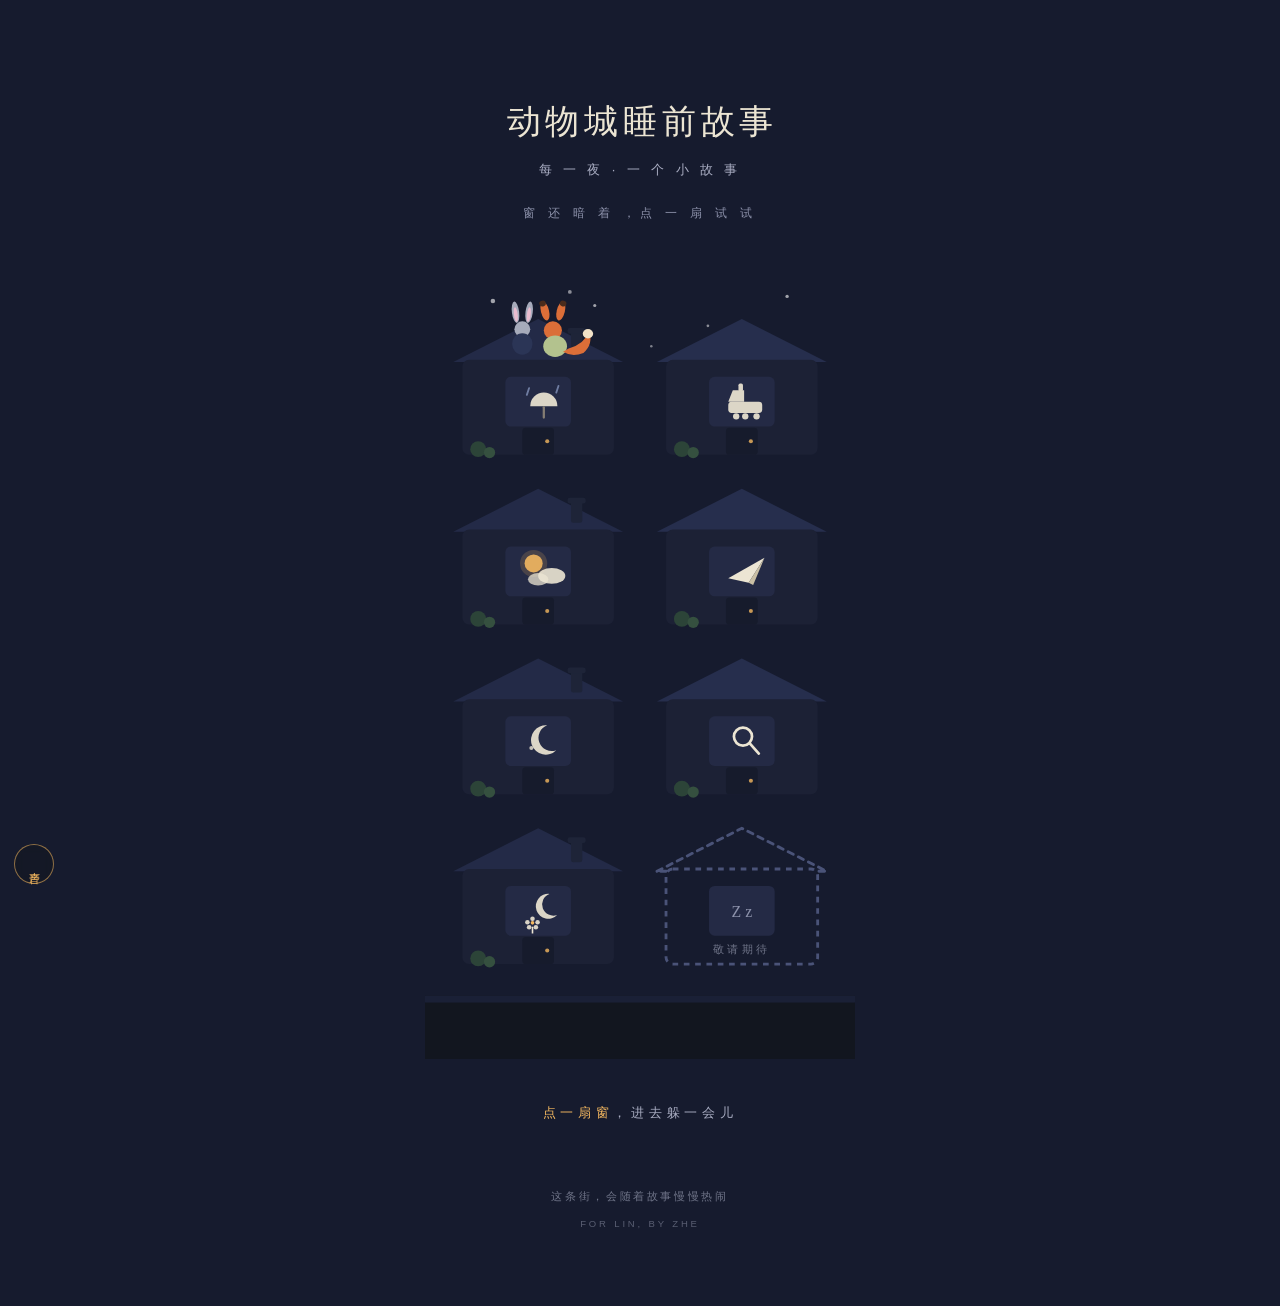
<file: index.html>
<!DOCTYPE html>
<html lang="zh-CN">
<head>
<meta charset="UTF-8">
<meta name="viewport" content="width=device-width, initial-scale=1.0, viewport-fit=cover">
<meta name="theme-color" content="#161b2e">
<title>动物城睡前故事</title>
<link rel="icon" href="data:image/svg+xml,%3Csvg xmlns='http://www.w3.org/2000/svg' viewBox='0 0 100 100'%3E%3Ctext y='.9em' font-size='90'%3E%F0%9F%8C%99%3C/text%3E%3C/svg%3E">
<link rel="stylesheet" href="assets/common.css">
<style>
#home{
  justify-content:flex-start;align-items:center;text-align:center;
  padding:11vh 8vw 8vh;background:var(--night-1);
}
.series-title{
  font-family:var(--serif);font-weight:400;
  font-size:clamp(26px,7.6vw,34px);letter-spacing:.14em;text-indent:.14em;color:var(--cream);
}
.series-sub{margin-top:16px;color:var(--cream-dim);font-size:13px;letter-spacing:.3em}
.nights{margin-top:26px;color:#8d92ab;font-size:12px;letter-spacing:.4em}

.bld-home{position:relative;z-index:2;width:min(94vw,430px);margin-top:5vh}
.bld-home svg{width:100%;height:auto;display:block}

/* 故事之窗 */
.storywin{cursor:pointer}
.storywin .halo{opacity:0;transition:opacity .9s ease}
.storywin .glass{fill:#242a45;transition:fill .9s ease}
.storywin.lit .halo{opacity:.85}
.storywin.lit .glass{fill:var(--amber-soft)}
/* 未来的虚线小房 */
.futurewin{cursor:pointer}
.futurewin .dot{fill:#7d84a0;transition:fill .4s ease}
.futurewin:active .dot{fill:#c9cfdd}

.home-hint{margin-top:5vh;color:var(--cream-dim);font-size:13px;letter-spacing:.36em}
.home-hint b{font-weight:400;color:var(--amber);animation:hintp 2.6s ease-in-out infinite}
@keyframes hintp{0%,100%{opacity:.5}50%{opacity:1}}
.home-foot{margin-top:7vh;color:#6f7488;font-size:11px;letter-spacing:.24em;line-height:2.1}
.home-foot .en{display:block;margin-top:6px;font-size:9.5px;letter-spacing:.3em;opacity:.75}

#toast{
  position:fixed;left:50%;top:46%;transform:translate(-50%,-50%);
  z-index:30;padding:12px 22px;border-radius:10px;
  background:rgba(236,229,211,.94);color:#4a4130;
  font-size:13px;letter-spacing:.24em;
  box-shadow:0 8px 30px rgba(0,0,0,.45);
  opacity:0;pointer-events:none;transition:opacity .5s ease;
}
#toast.show{opacity:1}
</style>
</head>
<body>

<div id="vignette"></div>
<button id="sndBtn" aria-label="声音开关">声音</button>
<div id="toast">下一夜，正在来的路上</div>

<main>
<section id="home" class="scene">
  <div class="reveal">
    <div class="series-title">动物城睡前故事</div>
    <div class="series-sub">每 一 夜 · 一 个 小 故 事</div>
    <div class="nights" id="nights">窗 还 暗 着 ，点 一 扇 试 试</div>
  </div>

  <div class="bld-home reveal" style="--d:.25s">
    <svg id="street" viewBox="0 0 380 700" preserveAspectRatio="xMidYMin meet" aria-label="故事小街，每座小房子是一个故事"></svg>
  </div>

  <div class="home-hint reveal" style="--d:.5s"><b>点一扇窗</b>，进去躲一会儿</div>
  <div class="home-foot reveal" style="--d:.7s">这条街，会随着故事慢慢热闹<span class="en">FOR LIN, BY ZHE</span></div>
</section>
</main>

<script src="assets/story.js"></script>
<script>
/* ============================================================
   故事小街：每行两座房子。
   奇数个故事 → 末行 = 最新故事 + 虚线小房（敬请期待）
   偶数个故事 → 末行 = 虚线小房 + 小树
   任何数量，每一行都是满的。以后加故事，只需往 STORIES 里加一行。
   ============================================================ */
var MOTIF={
  rain:'<g fill="#ece5d3" opacity=".92"><path d="M13 24 a12 12 0 0 1 24 0 Z"/><rect x="24" y="24" width="2" height="11" rx="1" fill="#8d8577"/></g><g stroke="#8fa0c8" stroke-width="1.6" stroke-linecap="round" opacity=".7"><line x1="12" y1="8" x2="10" y2="14"/><line x1="38" y1="6" x2="36" y2="12"/></g>',
  train:'<g fill="#ece5d3" opacity=".92"><rect x="8" y="20" width="30" height="10" rx="3"/><path d="M8 20 L12 10 L22 10 L22 20 Z"/><rect x="17" y="4" width="4" height="7" rx="1.5"/><circle cx="15" cy="33" r="2.8"/><circle cx="23" cy="33" r="2.8"/><circle cx="33" cy="33" r="2.8"/></g>',
  weather:'<circle cx="16" cy="13" r="8" fill="#f4b860" opacity=".9"/><circle cx="16" cy="13" r="12" fill="#f4b860" opacity=".18"/><ellipse cx="32" cy="24" rx="12" ry="7" fill="#ece5d3" opacity=".9"/><ellipse cx="20" cy="27" rx="9" ry="5.5" fill="#ece5d3" opacity=".75"/>',
  rehearse:'<g fill="#ece5d3"><path d="M8 26 L40 8 L26 30 Z"/><path d="M26 30 L40 8 L30 32 Z" fill="#c9bfa5"/></g>',
  goodnight:'<path d="M28 6 a13 13 0 1 0 8 22 a10.5 10.5 0 0 1 -8 -22 Z" fill="#ece5d3" opacity=".92"/><circle cx="14" cy="26" r="1.8" fill="#ece5d3" opacity=".8"/>',
  evidence:'<g fill="none" stroke="#ece5d3" stroke-width="2.4" stroke-linecap="round"><circle cx="21" cy="16" r="8"/><line x1="27" y1="22" x2="35" y2="31"/></g>',
  missing:'<path d="M30 5 a11 11 0 1 0 6.8 18.6 a8.6 8.6 0 0 1 -6.8 -18.6 Z" fill="#ece5d3" opacity=".92"/><line x1="15" y1="40" x2="15" y2="34" stroke="#ece5d3" stroke-width="1.4"/><g fill="#ece5d3" opacity=".9"><circle cx="15" cy="27" r="2"/><circle cx="10.5" cy="30" r="2"/><circle cx="19.5" cy="30" r="2"/><circle cx="12" cy="34.5" r="2"/><circle cx="18" cy="34.5" r="2"/></g><circle cx="15" cy="30.6" r="1.6" fill="#f4b860"/>'
};

var STORIES=[
  {id:"rain",url:"rain/"},
  {id:"train",url:"train/"},
  {id:"weather",url:"weather/"},
  {id:"rehearse",url:"rehearse/"},
  {id:"goodnight",url:"goodnight/"},
  {id:"evidence",url:"evidence/"},
  {id:"missing",url:"missing/"}
];

function houseSVG(x,y,i,motif,id){
  var roof=(i%2)?"#262e4d":"#232a47";
  var s="";
  s+='<path d="M'+x+' '+(y+40)+' L'+(x+75)+' '+(y+2)+' L'+(x+150)+' '+(y+40)+' Z" fill="'+roof+'"/>';
  s+='<rect x="'+(x+8)+'" y="'+(y+38)+'" width="134" height="84" rx="6" fill="#1c2135"/>';
  if(i%2===0)s+='<rect x="'+(x+104)+'" y="'+(y+12)+'" width="10" height="20" rx="2" fill="#1e2438"/><rect x="'+(x+101)+'" y="'+(y+10)+'" width="16" height="5" rx="2" fill="#1e2438"/>';
  s+='<g class="storywin" id="'+id+'">';
  s+='<rect class="halo" x="'+(x+41)+'" y="'+(y+48)+'" width="68" height="54" rx="7" fill="#ffcf7e" filter="url(#hglow)"/>';
  s+='<rect class="glass" x="'+(x+46)+'" y="'+(y+53)+'" width="58" height="44" rx="5"/>';
  s+='<g transform="translate('+(x+55)+','+(y+55)+')">'+motif+'</g>';
  s+='</g>';
  s+='<rect x="'+(x+61)+'" y="'+(y+98)+'" width="28" height="24" rx="3" fill="#161b2c"/><circle cx="'+(x+83)+'" cy="'+(y+110)+'" r="1.8" fill="#f4b860" opacity=".8"/>';
  s+='<circle cx="'+(x+22)+'" cy="'+(y+117)+'" r="7" fill="#2c4438"/><circle cx="'+(x+32)+'" cy="'+(y+120)+'" r="5" fill="#35503f"/>';
  return s;
}
function dashedSVG(x,y){
  var s="";
  s+='<path d="M'+x+' '+(y+40)+' L'+(x+75)+' '+(y+2)+' L'+(x+150)+' '+(y+40)+' Z" fill="none" stroke="#4a5378" stroke-width="2.5" stroke-dasharray="5 5" stroke-linecap="round"/>';
  s+='<rect x="'+(x+8)+'" y="'+(y+38)+'" width="134" height="84" rx="6" fill="#161b2e" stroke="#4a5378" stroke-width="2.5" stroke-dasharray="5 5"/>';
  s+='<rect x="'+(x+46)+'" y="'+(y+53)+'" width="58" height="44" rx="5" fill="#242a45"/>';
  s+='<text x="'+(x+75)+'" y="'+(y+80)+'" text-anchor="middle" font-size="14" fill="#8d92ab" style="font-family:var(--serif)">Z z</text>';
  s+='<text x="'+(x+75)+'" y="'+(y+112)+'" text-anchor="middle" font-size="10" fill="#6f7488" letter-spacing="3" style="font-family:var(--sans)">敬请期待</text>';
  s+='<g class="futurewin" id="futurewin" style="cursor:pointer"><rect x="'+(x+4)+'" y="'+(y)+'" width="142" height="124" fill="transparent"/></g>';
  return s;
}
function treeSVG(x,y){
  var s="";
  s+='<rect x="'+(x+66)+'" y="'+(y+84)+'" width="9" height="38" rx="3" fill="#4a3a30"/>';
  s+='<circle cx="'+(x+70)+'" cy="'+(y+72)+'" r="20" fill="#35503f"/>';
  s+='<circle cx="'+(x+55)+'" cy="'+(y+82)+'" r="13" fill="#2c4438"/>';
  s+='<circle cx="'+(x+84)+'" cy="'+(y+84)+'" r="12" fill="#2c4438"/>';
  s+='<circle cx="'+(x+70)+'" cy="'+(y+66)+'" r="1.6" fill="#f4b860" opacity=".6"/>';
  return s;
}

(function buildStreet(){
  var street=document.getElementById("street");
  var items=[];
  STORIES.forEach(function(st,i){items.push({type:"story",i:i,st:st})});
  items.push({type:"dash"});
  if(items.length%2===1)items.push({type:"tree"});   /* 凑满整行 */

  var rows=Math.ceil(items.length/2);
  var H=44+rows*150+56;
  var s='<defs><filter id="hglow" x="-80%" y="-80%" width="260%" height="260%"><feGaussianBlur stdDeviation="7"/></filter></defs>';

  /* 月亮与星星 */
  s+='<path d="M62 78 a22 22 0 1 0 13.5 37 a17 17 0 0 1 -13.5 -37 Z" fill="#e8dfc8" opacity=".85"/>';
  s+='<g fill="#fff"><circle cx="150" cy="34" r="1.4" opacity=".6"/><circle cx="250" cy="52" r="1.2" opacity=".5"/><circle cx="320" cy="26" r="1.5" opacity=".6"/><circle cx="200" cy="70" r="1.1" opacity=".45"/></g>';

  items.forEach(function(it,k){
    var r=Math.floor(k/2),c=k%2;
    var x=25+c*180,y=44+r*150;
    if(it.type==="story")s+=houseSVG(x,y,it.i,MOTIF[it.st.id]||"",it.st.id+"win");
    else if(it.type==="dash")s+=dashedSVG(x,y);
    else s+=treeSVG(x,y);
  });

  /* 第一座屋顶上的两个小家伙 */
  s+='<g><circle cx="60" cy="30" r="2" fill="#fff" opacity=".6"/><circle cx="128" cy="22" r="1.7" fill="#fff" opacity=".5"/>'
    +'<g transform="rotate(-7 80 40)"><ellipse cx="80" cy="40" rx="3.2" ry="9.5" fill="#A6ABBB"/><ellipse cx="80" cy="42" rx="1.7" ry="6.5" fill="#E9BCCF"/></g>'
    +'<g transform="rotate(7 92 40)"><ellipse cx="92" cy="40" rx="3.2" ry="9.5" fill="#A6ABBB"/><ellipse cx="92" cy="42" rx="1.7" ry="6.5" fill="#E9BCCF"/></g>'
    +'<circle cx="86" cy="55" r="7" fill="#A6ABBB"/><ellipse cx="86" cy="68" rx="9" ry="9.5" fill="#2B3556"/>'
    +'<g transform="rotate(-14 106 39)"><ellipse cx="106" cy="39" rx="3.6" ry="8.5" fill="#DB6E38"/><ellipse cx="105.6" cy="32" rx="2.9" ry="2.6" fill="#4A2C1C"/></g>'
    +'<g transform="rotate(14 120 39)"><ellipse cx="120" cy="39" rx="3.6" ry="8.5" fill="#DB6E38"/><ellipse cx="120.4" cy="32" rx="2.9" ry="2.6" fill="#4A2C1C"/></g>'
    +'<circle cx="113" cy="56" r="8" fill="#DB6E38"/><ellipse cx="115" cy="70" rx="10.5" ry="9.5" fill="#B3C28E"/>'
    +'<path d="M127 72 Q141 68 145 57 Q149 68 140 76 Q130 80 122 75 Z" fill="#DB6E38"/><ellipse cx="144" cy="59" rx="4.6" ry="4.2" fill="#F2E3C8"/></g>';

  /* 街道地面 */
  s+='<rect x="0" y="'+(44+rows*150)+'" width="380" height="56" fill="#12161f"/>';
  s+='<rect x="0" y="'+(44+rows*150)+'" width="380" height="6" fill="#1a2036"/>';

  street.innerHTML=s;
  street.setAttribute("viewBox","0 0 380 "+H);
})();

/* 已读的窗亮着 */
var nRead=0;
STORIES.forEach(function(st){
  st.win=document.getElementById(st.id+"win");
  if(ZStory.isRead(st.id)){st.win.classList.add("lit");nRead++;}
});
var nightsEl=document.getElementById("nights");
if(nRead>0){
  nightsEl.textContent=nRead===1?"已 陪 你 度 过 1 个 夜 晚":"已 陪 你 度 过 "+nRead+" 个 夜 晚";
}else{
  nightsEl.textContent="窗 还 暗 着 ，点 一 扇 试 试";
}

/* 点窗进入 */
STORIES.forEach(function(st){
  st.win.addEventListener("pointerdown",function(){
    st.win.classList.add("lit");
    try{sessionStorage.setItem("zs_seen","1");}catch(e){}
    setTimeout(function(){location.href=st.url;},700);
  });
});

/* 敬请期待的小房 */
var toast=document.getElementById("toast"),toastTimer=null;
document.getElementById("futurewin").addEventListener("pointerdown",function(){
  toast.classList.add("show");
  clearTimeout(toastTimer);
  toastTimer=setTimeout(function(){toast.classList.remove("show");},2200);
});

ZStory.init({
  audio:{
    tempo:4200, delayTime:.46, feedback:.32, wetness:.5, volume:.8,
    chords:[
      {bass:110.00,notes:[164.81,220.00,277.18,329.63],spark:[440.00,554.37]},
      {bass:92.50, notes:[138.59,185.00,220.00,277.18],spark:[440.00,369.99]},
      {bass:146.83,notes:[220.00,293.66,369.99,440.00],spark:[587.33,440.00]},
      {bass:164.81,notes:[246.94,329.63,415.30,493.88],spark:[659.25,554.37]}
    ]
  }
});
</script>
</body>
</html>
</file>
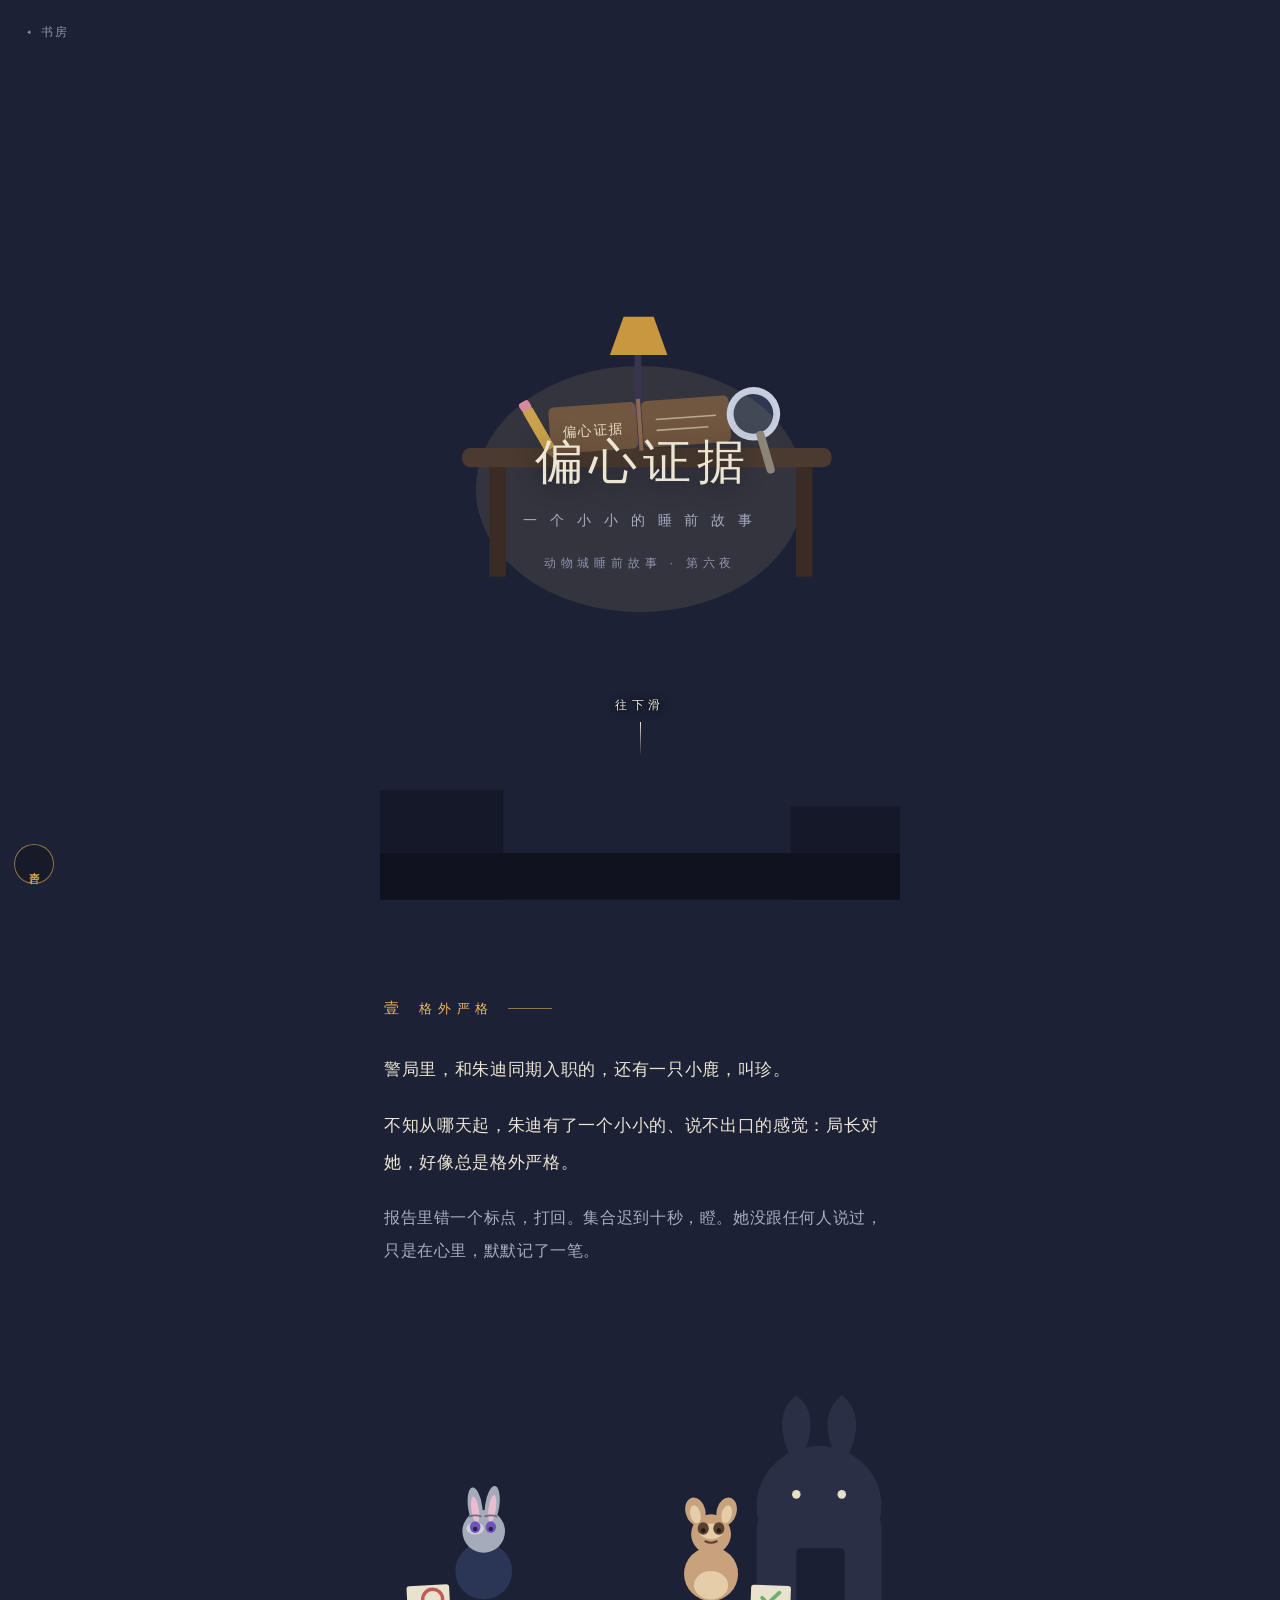
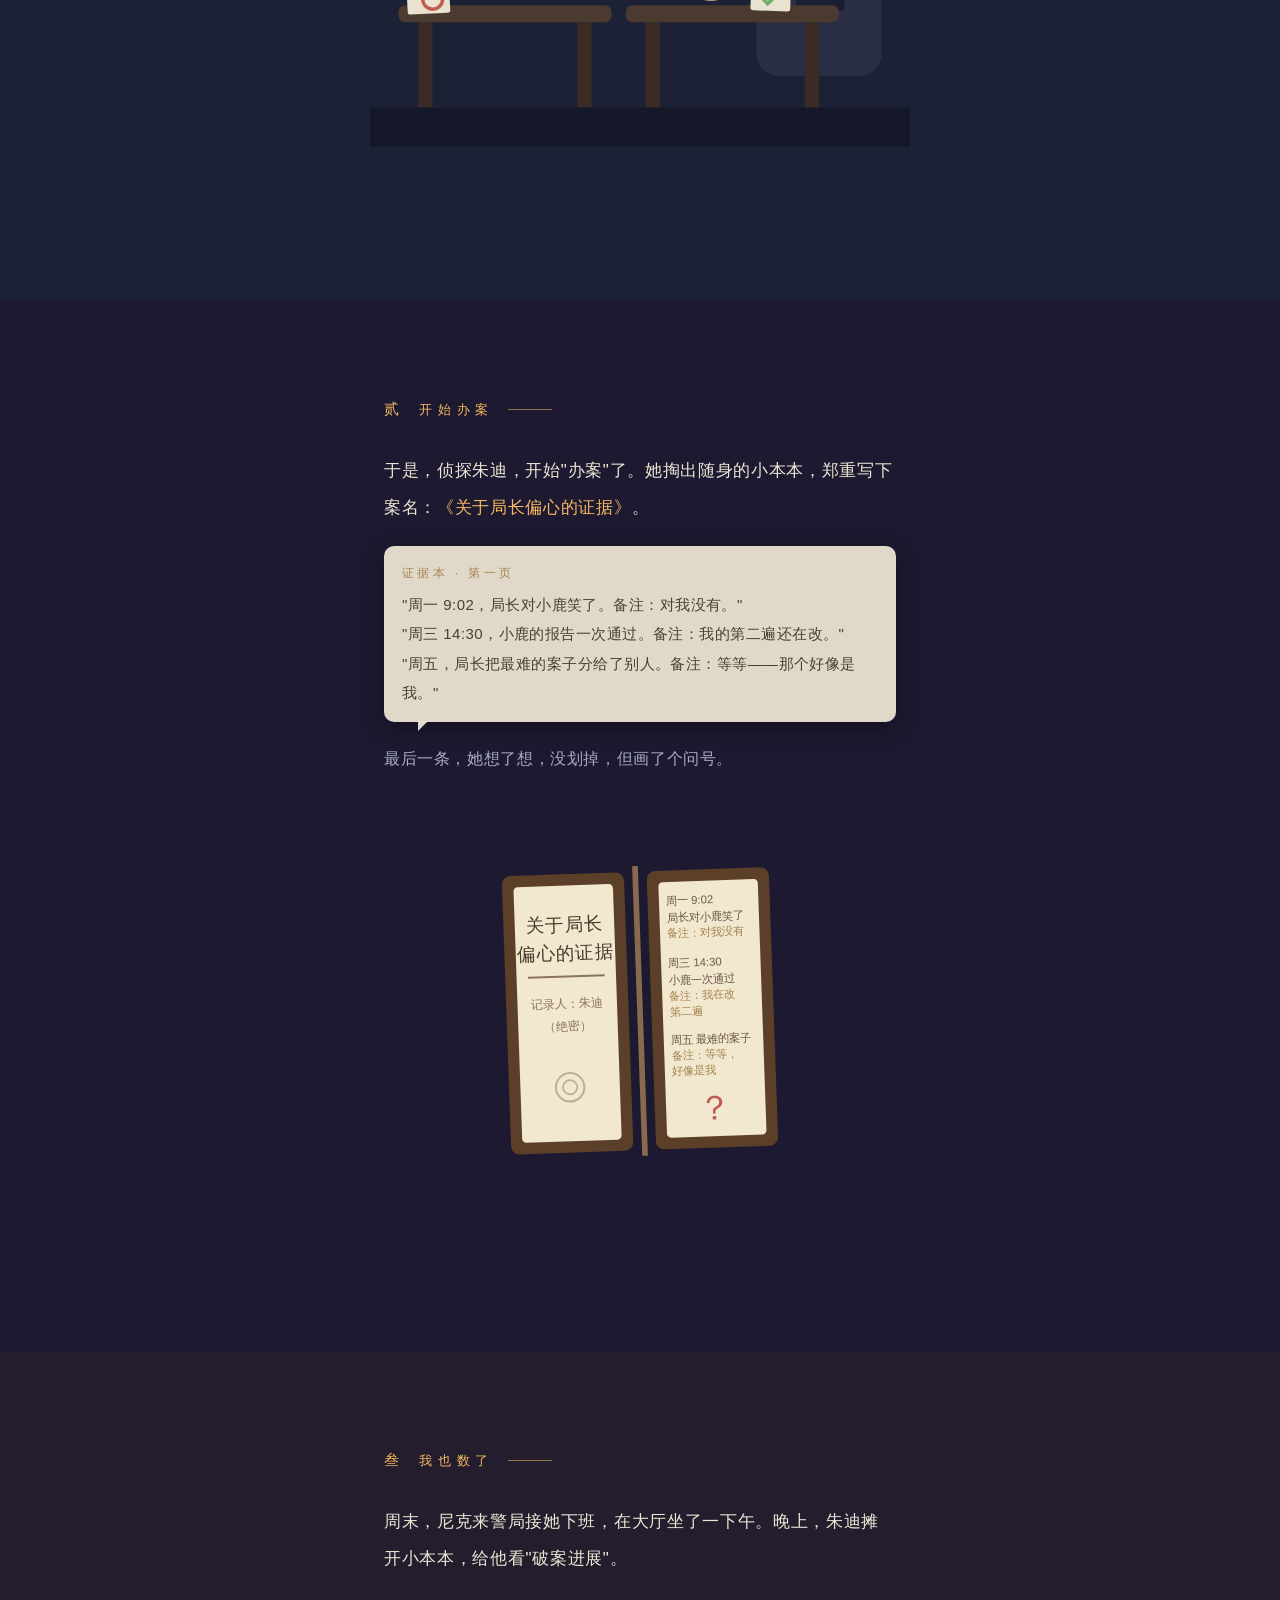
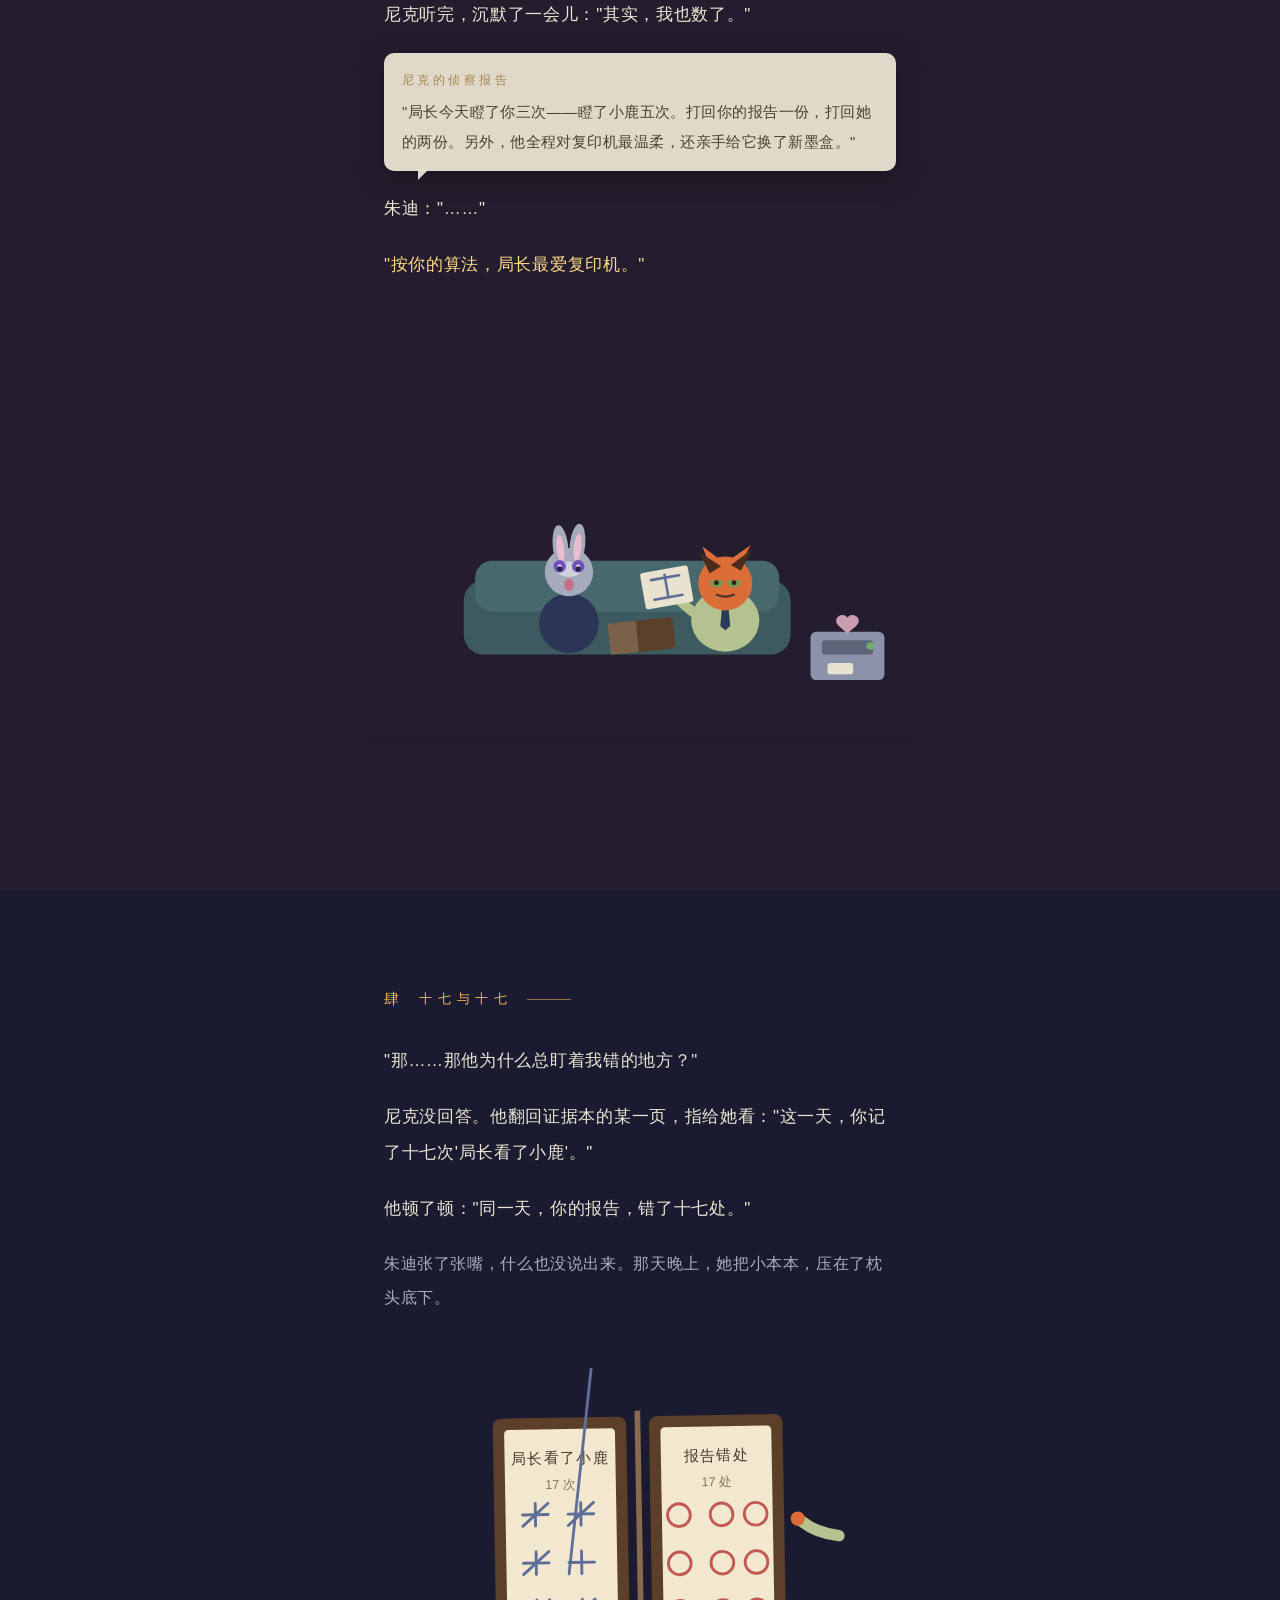
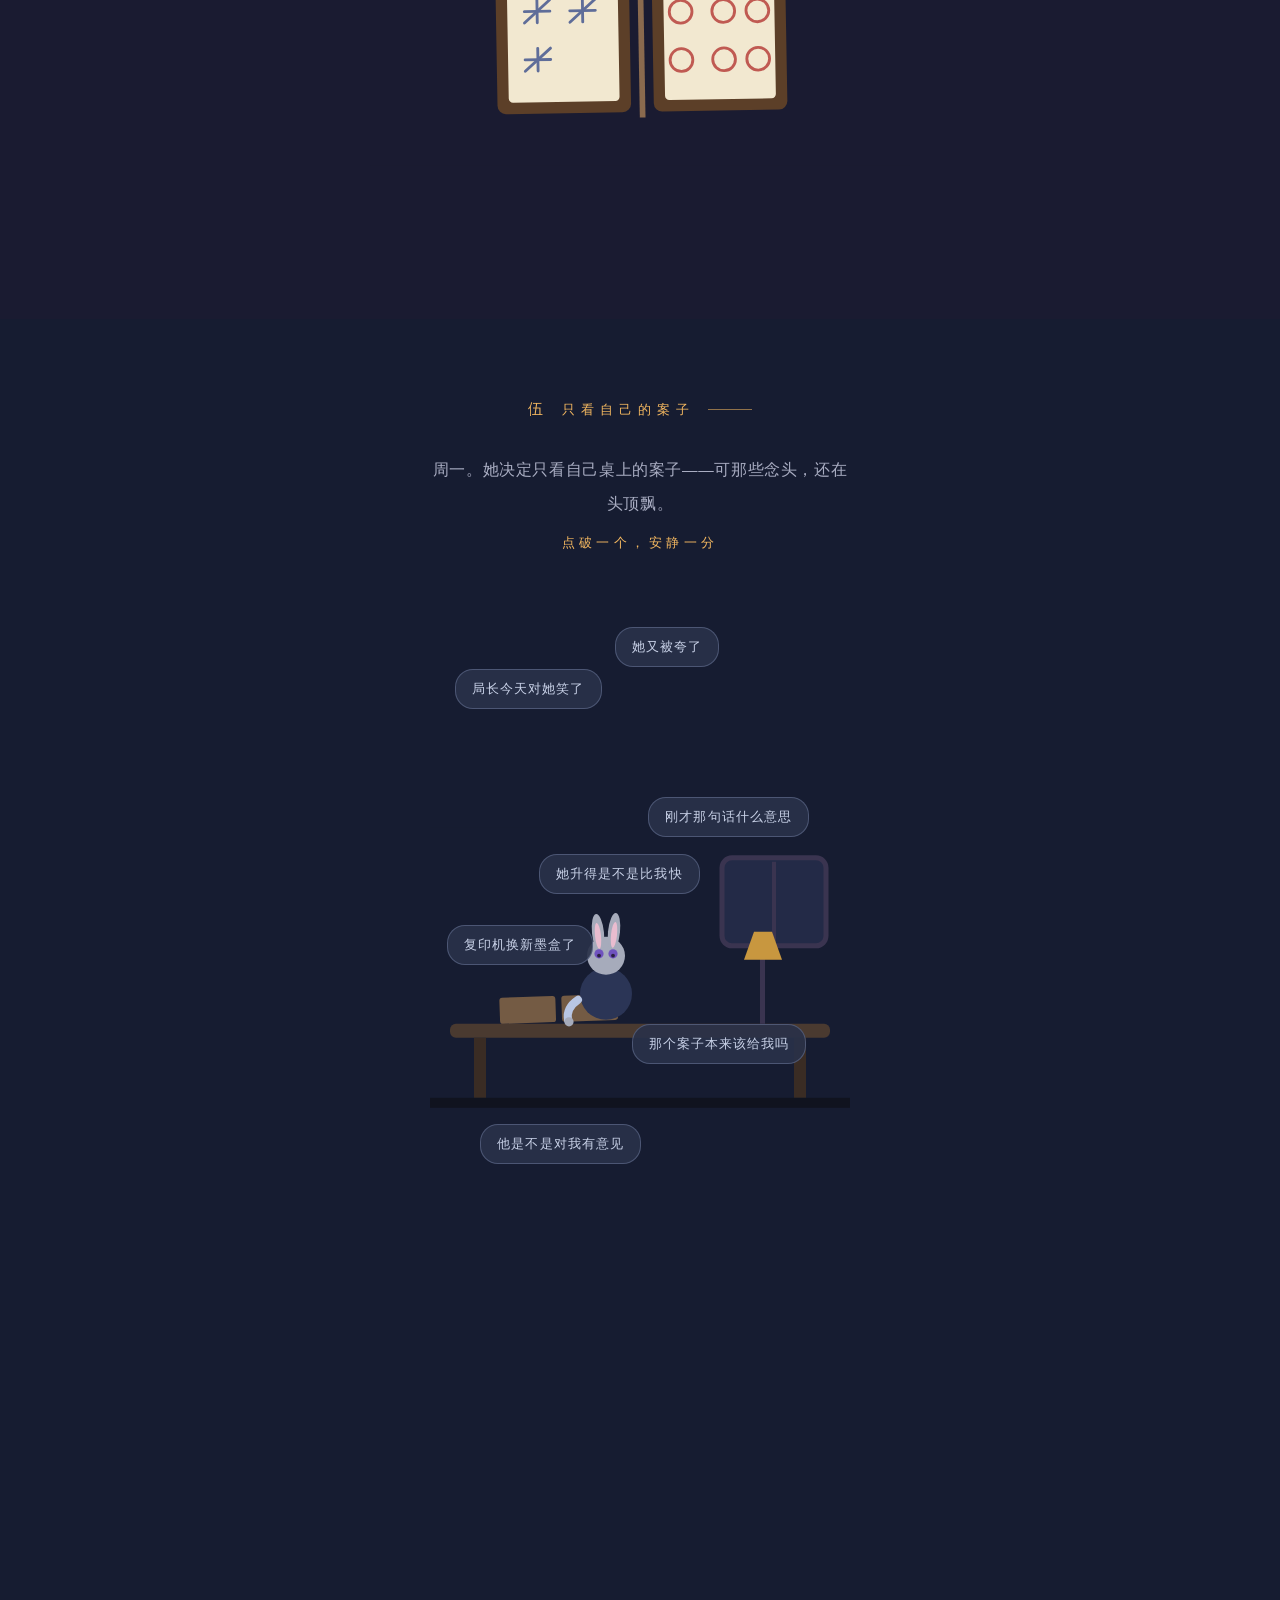
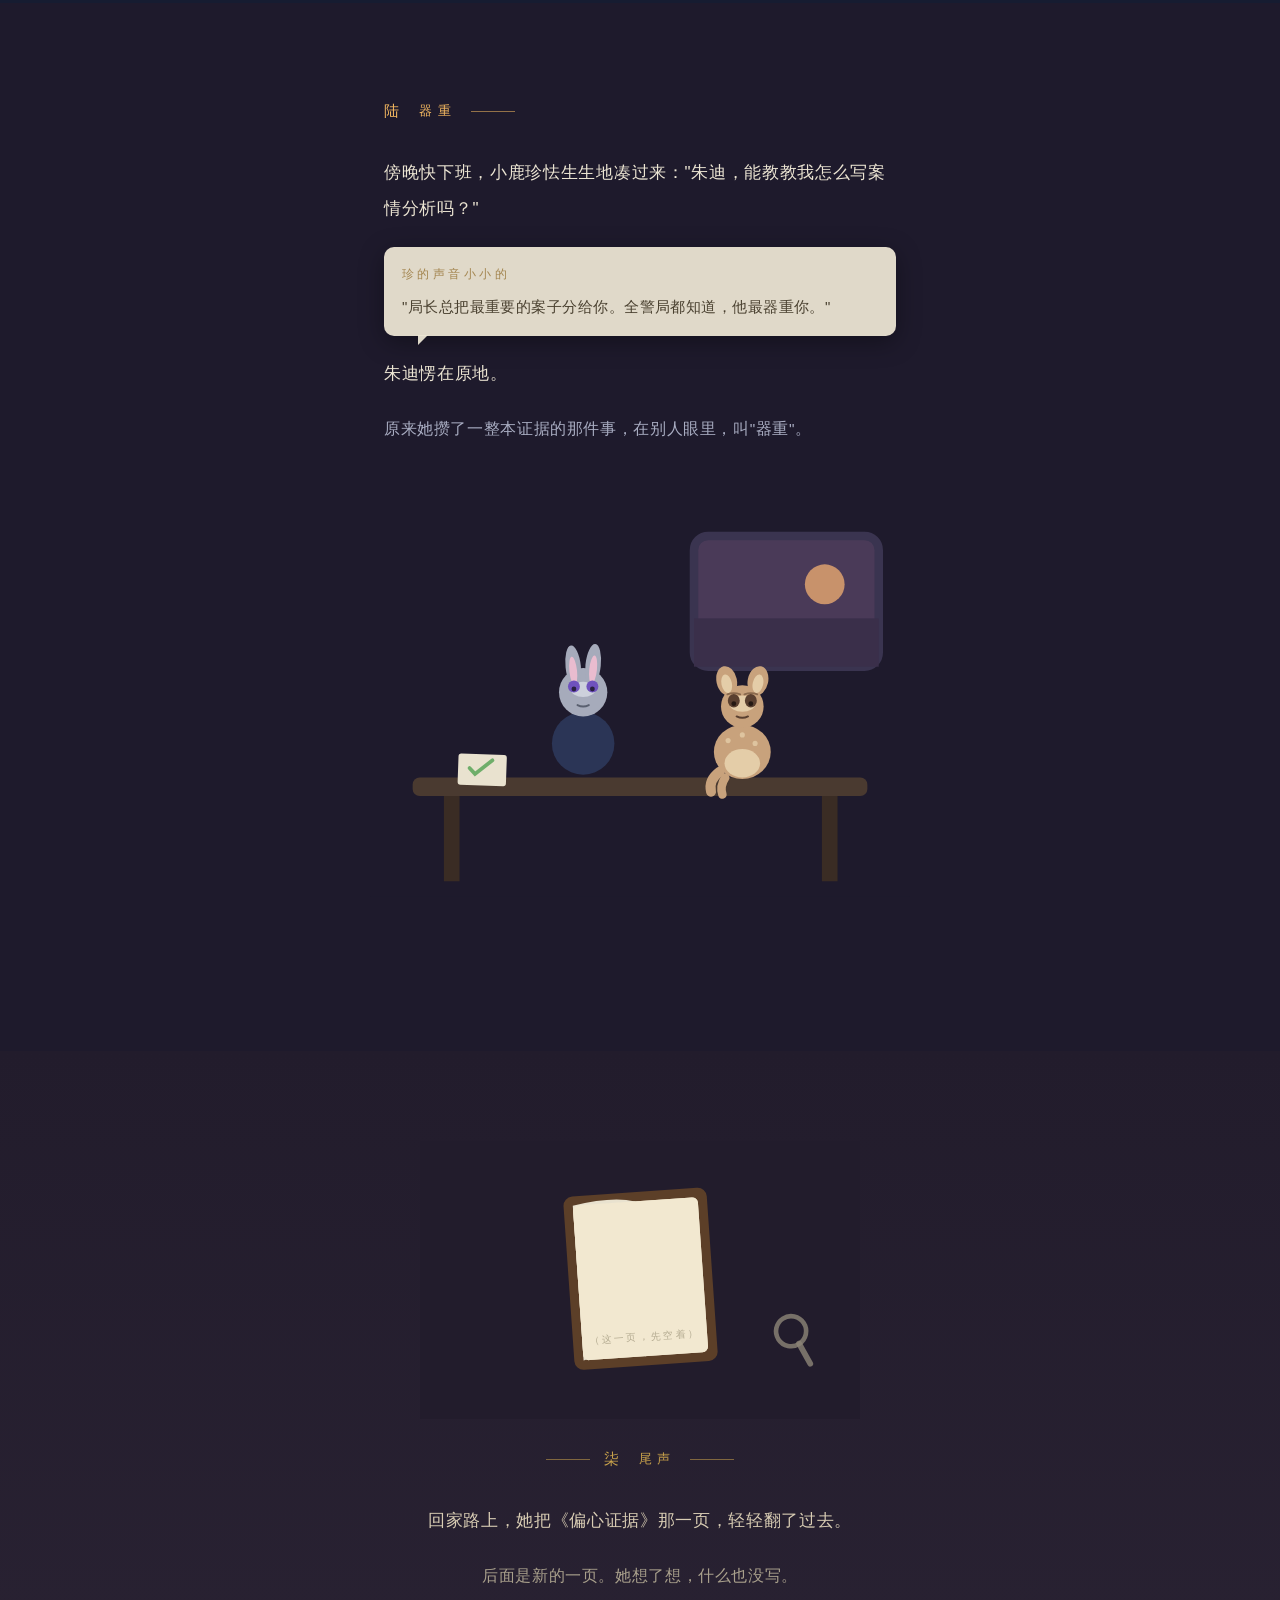
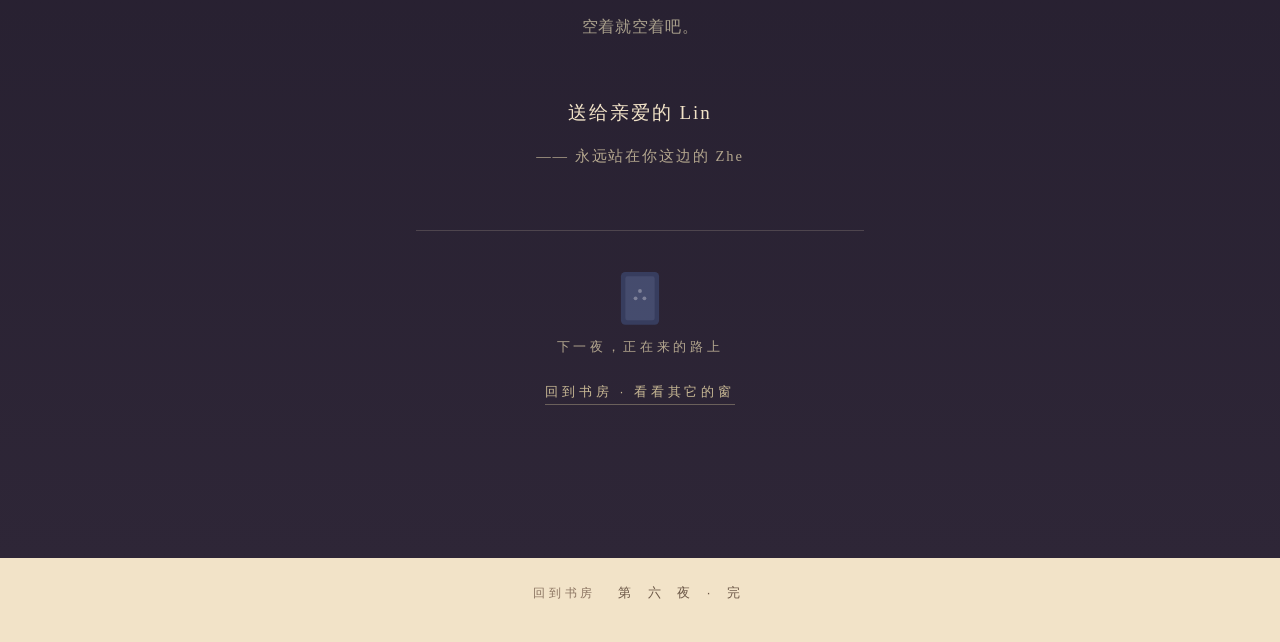
<file: evidence/index.html>
<!DOCTYPE html>
<html lang="zh-CN">
<head>
<meta charset="UTF-8">
<meta name="viewport" content="width=device-width, initial-scale=1.0, viewport-fit=cover">
<meta name="theme-color" content="#1c2135">
<title>偏心证据 · 第六夜</title>
<link rel="icon" href="data:image/svg+xml,%3Csvg xmlns='http://www.w3.org/2000/svg' viewBox='0 0 100 100'%3E%3Ctext y='.9em' font-size='90'%3E%F0%9F%94%8D%3C/text%3E%3C/svg%3E">
<link rel="stylesheet" href="../assets/common.css">
<style>
/* ============================================================
   第六夜 ·《偏心证据》 —— 本页专属样式
   一本证据的案子 · 专注模式
   ============================================================ */
#s0,#s1{background:#1c2135}
#s2{background:#1d1930}
#s3{background:#241d2e}
#s4{background:#1a1b31}
#s5{background:#161c31}
#s6{background:#1e1a2c}
#s7{background:linear-gradient(#221c2c 0%, #2e2637 100%)}
footer{
  background:#f2e3c8;color:#6b5747;text-align:center;
  padding:26px 0 40px;letter-spacing:.5em;font-size:13px;
}
footer a{color:#8a7360;text-decoration:none;letter-spacing:.3em;font-size:12px;margin-right:1em}

/* ---------- 封面 ---------- */
#s0{align-items:center;text-align:center;justify-content:flex-end;padding-bottom:16vh}
#s0 .art svg{width:106%;max-width:520px}
#s0 .cover-block{position:relative;z-index:2;margin-bottom:5vh}
#s0 h1{
  font-family:var(--serif);font-weight:400;
  font-size:clamp(32px,10vw,48px);
  letter-spacing:.12em;text-indent:.12em;color:var(--cream);
  text-shadow:0 2px 24px rgba(0,0,0,.45);
}
#s0 .sub{margin-top:18px;color:var(--cream-dim);font-size:14px;letter-spacing:.32em}
#s0 .series-badge{margin-top:26px;color:#8d92ab;font-size:11.5px;letter-spacing:.42em}
.back-home{
  position:absolute;top:18px;left:16px;z-index:3;
  color:var(--cream-dim);text-decoration:none;
  font-size:12px;letter-spacing:.22em;opacity:.8;padding:6px 10px;
}
#s0 .cue{
  position:relative;z-index:2;margin-top:9vh;
  display:inline-flex;flex-direction:column;align-items:center;gap:8px;
  color:var(--cream);font-size:12px;letter-spacing:.4em;
  text-shadow:0 1px 10px rgba(10,13,24,.95),0 0 3px rgba(10,13,24,.9);
}
#s0 .cue i{
  width:1px;height:34px;background:linear-gradient(var(--cream),transparent);
  animation:cue 2.2s ease-in-out infinite;
}
@keyframes cue{0%,100%{opacity:.25;transform:scaleY(.55);transform-origin:top}50%{opacity:1;transform:scaleY(1)}}
.deskglow{animation:breath 5s ease-in-out infinite}

/* ---------- 正文场景：文字在上，插画跟随 ---------- */
.flowtop{justify-content:flex-start;padding-top:11vh}
.flowtop .artflow{position:relative;z-index:1;width:100%;max-width:540px;margin:4vh auto 0}
.flowtop .artflow svg{width:100%;height:auto;display:block}

/* ---------- s5：专注模式（点破比较泡泡） ---------- */
#s5{justify-content:flex-start;padding-top:9vh}
#s5 .words{text-align:center;max-width:26em}
#s5 .hint{font-size:13px;letter-spacing:.34em;color:var(--cream-dim)}
#s5 .hint b{font-weight:400;color:var(--amber);animation:hintp 2.4s ease-in-out infinite}
@keyframes hintp{0%,100%{opacity:.55}50%{opacity:1}}
#focuswrap{
  position:relative;z-index:2;width:100%;max-width:420px;margin:4.5vh auto 0;
  height:0;padding-bottom:66%;   /* 场地比例 */
  cursor:pointer;user-select:none;-webkit-user-select:none;
}
#focusdesk{position:absolute;inset:0;width:100%;height:100%}
#focusdesk svg{width:100%;height:100%;display:block}
#focuslamp .lampoff{opacity:1;transition:opacity 1.4s ease}
#focuslamp .lampon{opacity:0;transition:opacity 1.4s ease}
#focuswrap.done #focuslamp .lampoff{opacity:0}
#focuswrap.done #focuslamp .lampon{opacity:1}
#focuswrap.done .deskdim{opacity:0}
.deskdim{transition:opacity 1.6s ease}
.fbub{
  position:absolute;z-index:6;
  padding:10px 16px;border-radius:18px;
  background:rgba(42,49,73,.92);border:1px solid rgba(143,160,200,.35);
  color:#c9d2e8;font-size:13px;letter-spacing:.08em;white-space:nowrap;
  cursor:pointer;
  animation:bob 4.2s ease-in-out infinite;
  transition:transform .45s cubic-bezier(.5,0,.8,.4),opacity .45s ease;
}
.fbub:nth-child(2n){animation-delay:1.3s}
.fbub:nth-child(3n){animation-delay:2.6s}
@keyframes bob{0%,100%{margin-top:0}50%{margin-top:-9px}}
.fbub.pop{transform:scale(1.4);opacity:0;pointer-events:none}
#s5 .lines{min-height:5.4em;margin-top:4.5vh}
#s5 .lines p{
  font-family:var(--serif);font-size:16.5px;line-height:2.2;letter-spacing:.1em;margin-bottom:.35em;
}
#s5 .lines p span{opacity:0;transform:translateY(10px);display:inline-block;
  transition:opacity 1.3s ease,transform 1.3s ease}
#s5 .lines p.on span{opacity:1;transform:none}
#s5 .lines p:last-child span{color:var(--amber-soft)}

/* ---------- 尾声 ---------- */
#s7{justify-content:flex-start;padding-top:10vh}
#s7 .art{position:static;inset:auto;width:min(100%,440px);margin:0 auto 3vh}
#s7 .art svg{position:static;inset:auto;transform:none;width:100%;max-width:none;height:auto}
#s7 .words{margin-top:0;text-align:center;max-width:28em}
#s7 .kicker{justify-content:center;color:#c9a24b}
#s7 .kicker::before{content:"";flex:0 0 44px;height:1px;background:currentColor;opacity:.55}
#s7 .words p{color:#d9cdb4}
#s7 .words p.dim{color:#a9a08c}
.dedic{margin-top:3.2em;font-family:var(--serif);letter-spacing:.12em}
.dedic .to{font-size:19px;color:#f2e3c8;line-height:2}
.dedic .from{margin-top:1em;font-size:14.5px;color:#b3a68e}
.nextup{
  margin-top:4em;padding-top:2.4em;border-top:1px solid rgba(217,205,180,.2);
  display:flex;flex-direction:column;align-items:center;gap:10px;
}
.nextup .win-mini{width:44px;opacity:.85}
.nextup .win-mini svg{width:100%;height:auto;display:block}
.nextup .next-text{font-size:13px;color:#b3a68e;letter-spacing:.28em}
.nextup .back-study{
  margin-top:1.4em;font-size:12.5px;color:#c9b995;text-decoration:none;
  letter-spacing:.3em;border-bottom:1px solid rgba(201,185,149,.4);padding-bottom:3px;
}
</style>
</head>
<body>

<div id="vignette"></div>
<button id="sndBtn" aria-label="声音开关">声音</button>

<main>

<!-- ════════════ 封面 ════════════ -->
<section id="s0" class="scene">
  <a class="back-home" href="../" onclick="try{sessionStorage.setItem('zs_seen',1)}catch(e){}">◂ 书房</a>
  <div class="art">
    <svg viewBox="0 0 380 520" aria-hidden="true">
      <rect x="0" y="0" width="380" height="520" fill="#1c2135"/>
      <!-- 台灯暖光 -->
      <ellipse class="deskglow" cx="190" cy="220" rx="120" ry="90" fill="#ffd98a" opacity=".1"/>
      <rect x="186" y="120" width="5" height="70" fill="#3a3450"/>
      <path d="M168 122 L210 122 L200 94 L178 94 Z" fill="#c8973f"/>
      <!-- 桌面 -->
      <rect x="60" y="190" width="270" height="14" rx="6" fill="#4a3a30"/>
      <rect x="80" y="204" width="12" height="80" fill="#3a2c24"/>
      <rect x="304" y="204" width="12" height="80" fill="#3a2c24"/>
      <!-- 摊开的证据本 -->
      <g transform="rotate(-4 190 176)">
        <rect x="124" y="156" width="64" height="34" rx="4" fill="#5c3f28"/>
        <rect x="192" y="156" width="64" height="34" rx="4" fill="#5c3f28"/>
        <rect x="124" y="156" width="64" height="34" rx="4" fill="#f2e8d0" opacity=".14"/>
        <rect x="192" y="156" width="64" height="34" rx="4" fill="#f2e8d0" opacity=".14"/>
        <line x1="190" y1="154" x2="190" y2="192" stroke="#8a6a4e" stroke-width="3"/>
        <text x="156" y="178" text-anchor="middle" font-size="10" fill="#e8dfc8" letter-spacing="1" style="font-family:var(--serif)">偏心证据</text>
        <g stroke="#c9bfa5" stroke-width="1.2" opacity=".8">
          <line x1="202" y1="170" x2="246" y2="170"/><line x1="202" y1="178" x2="240" y2="178"/>
        </g>
      </g>
      <!-- 放大镜 -->
      <g transform="rotate(24 268 176)">
        <circle cx="268" cy="164" r="17" fill="none" stroke="#c9cfdd" stroke-width="5"/>
        <circle cx="268" cy="164" r="17" fill="#9fc0e8" opacity=".14"/>
        <line x1="279" y1="176" x2="296" y2="196" stroke="#8d8577" stroke-width="6" stroke-linecap="round"/>
      </g>
      <!-- 问号铅笔 -->
      <g transform="rotate(-30 118 176)">
        <rect x="112" y="158" width="8" height="34" rx="2" fill="#c9a24b"/>
        <path d="M112 192 L116 202 L120 192 Z" fill="#8a6a4e"/>
        <rect x="112" y="152" width="8" height="7" rx="2" fill="#d98a9f"/>
      </g>
      <!-- 底部城市剪影 -->
      <g fill="#141829">
        <rect x="0" y="440" width="90" height="80"/>
        <rect x="300" y="452" width="80" height="68"/>
      </g>
      <rect x="0" y="486" width="380" height="34" fill="#10131f"/>
    </svg>
  </div>
  <div class="cover-block">
    <h1>偏心证据</h1>
    <div class="sub">一 个 小 小 的 睡 前 故 事</div>
    <div class="series-badge">动物城睡前故事 · 第六夜</div>
  </div>
  <div class="cue"><span>往下滑</span><i></i></div>
</section>

<!-- ════════════ 一 · 格外严格 ════════════ -->
<section id="s1" class="scene flowtop">
  <div class="words">
    <div class="kicker reveal"><span class="num">壹</span><span>格外严格</span></div>
    <p class="reveal" style="--d:.15s">警局里，和朱迪同期入职的，还有一只小鹿，叫珍。</p>
    <p class="reveal" style="--d:.35s">不知从哪天起，朱迪有了一个小小的、说不出口的感觉：局长对她，好像总是格外严格。</p>
    <p class="reveal dim" style="--d:.55s">报告里错一个标点，打回。集合迟到十秒，瞪。她没跟任何人说过，只是在心里，默默记了一笔。</p>
  </div>
  <div class="artflow">
    <svg viewBox="0 0 380 300" aria-hidden="true">
      <rect x="0" y="0" width="380" height="300" fill="#1c2135"/>
      <!-- 局长（牛局长剪影，远处瞪着） -->
      <g>
        <path d="M296 96 Q282 66 300 52 Q318 66 304 96 Z" fill="#2a2f45"/>
        <path d="M336 96 Q350 66 332 52 Q314 66 328 96 Z" fill="#2a2f45"/>
        <ellipse cx="316" cy="130" rx="44" ry="42" fill="#2a2f45"/>
        <rect x="272" y="130" width="88" height="120" rx="16" fill="#2a2f45"/>
        <!-- 瞪视的目光（两道白点） -->
        <circle cx="300" cy="122" r="3" fill="#e8dfc8"/>
        <circle cx="332" cy="122" r="3" fill="#e8dfc8"/>
        <!-- 板夹 -->
        <rect x="300" y="160" width="34" height="44" rx="3" fill="#1a1f33"/>
      </g>
      <!-- 两张相邻的办公桌 -->
      <rect x="20" y="200" width="150" height="12" rx="5" fill="#4a3a30"/>
      <rect x="180" y="200" width="150" height="12" rx="5" fill="#4a3a30"/>
      <rect x="34" y="212" width="10" height="60" fill="#3a2c24"/>
      <rect x="146" y="212" width="10" height="60" fill="#3a2c24"/>
      <rect x="194" y="212" width="10" height="60" fill="#3a2c24"/>
      <rect x="306" y="212" width="10" height="60" fill="#3a2c24"/>
      <!-- 朱迪（左桌，被打回的报告+红圈） -->
      <g>
        <ellipse cx="80" cy="176" rx="20" ry="20" fill="#2B3556"/>
        <circle cx="80" cy="148" r="15" fill="#A6ABBB"/>
        <ellipse cx="74" cy="131" rx="5" ry="14" transform="rotate(-8 74 131)" fill="#A6ABBB"/>
        <ellipse cx="86" cy="130" rx="5" ry="14" transform="rotate(8 86 130)" fill="#A6ABBB"/>
        <ellipse cx="74" cy="133" rx="2.6" ry="9.6" transform="rotate(-8 74 133)" fill="#E9BCCF"/>
        <ellipse cx="86" cy="132" rx="2.6" ry="9.6" transform="rotate(8 86 132)" fill="#E9BCCF"/>
        <ellipse cx="74" cy="146" rx="6.2" ry="4.2" fill="#CDD1DC"/>
        <ellipse cx="74" cy="145" rx="3.7" ry="4.1" fill="#6F52BE"/>
        <ellipse cx="85" cy="145" rx="3.7" ry="4.1" fill="#6F52BE"/>
        <circle cx="74" cy="146.4" r="1.6" fill="#2A2140"/>
        <circle cx="85" cy="146.4" r="1.6" fill="#2A2140"/>
        <path d="M70 137.5 Q74 136 78 137.5 M81 137.5 Q85 136 89 137.5" stroke="#6A7080" stroke-width="1.3" fill="none" stroke-linecap="round"/>
        <!-- 打回的报告+红圈 -->
        <g transform="rotate(-3 40 194)">
          <rect x="26" y="186" width="30" height="20" rx="2" fill="#e9e2cf"/>
          <circle cx="44" cy="196" r="7" fill="none" stroke="#c05a52" stroke-width="2.4"/>
        </g>
      </g>
      <!-- 小鹿珍（右桌，一次通过） -->
      <g>
        <ellipse cx="240" cy="178" rx="19" ry="19" fill="#C8A27C"/>
        <ellipse cx="240" cy="186" rx="12" ry="10" fill="#E4CDA8"/>
        <circle cx="240" cy="150" r="14" fill="#C8A27C"/>
        <ellipse cx="251" cy="134" rx="7" ry="10" transform="rotate(14 251 134)" fill="#C8A27C"/>
        <ellipse cx="229" cy="134" rx="7" ry="10" transform="rotate(-14 229 134)" fill="#C8A27C"/>
        <ellipse cx="251" cy="136" rx="3.6" ry="6.4" transform="rotate(14 251 136)" fill="#E4CDA8"/>
        <ellipse cx="229" cy="136" rx="3.6" ry="6.4" transform="rotate(-14 229 136)" fill="#E4CDA8"/>
        <ellipse cx="240" cy="148" rx="8.5" ry="5.5" fill="#E4CDA8"/>
        <ellipse cx="234.5" cy="146" rx="3.9" ry="4.4" fill="#5A4030"/>
        <ellipse cx="245.5" cy="146" rx="3.9" ry="4.4" fill="#5A4030"/>
        <circle cx="234.5" cy="147.4" r="1.6" fill="#241812"/>
        <circle cx="245.5" cy="147.4" r="1.6" fill="#241812"/>
        <path d="M236 155 Q240 157 244 155" stroke="#5A4030" stroke-width="1.4" fill="none" stroke-linecap="round"/>
        <!-- 通过的报告+小勾 -->
        <g transform="rotate(2 282 194)">
          <rect x="268" y="186" width="28" height="18" rx="2" fill="#e9e2cf"/>
          <path d="M276 195 l4 4 8 -8" stroke="#6fae6a" stroke-width="2.6" fill="none" stroke-linecap="round"/>
        </g>
      </g>
      <rect x="0" y="272" width="380" height="28" fill="#141829"/>
    </svg>
  </div>
</section>

<!-- ════════════ 二 · 开始办案 ════════════ -->
<section id="s2" class="scene flowtop">
  <div class="words">
    <div class="kicker reveal"><span class="num">贰</span><span>开始办案</span></div>
    <p class="reveal" style="--d:.15s">于是，侦探朱迪，开始"办案"了。她掏出随身的小本本，郑重写下案名：<em>《关于局长偏心的证据》</em>。</p>
    <div class="bubble reveal" style="--d:.4s">
      <span class="who">证据本 · 第一页</span>
      "周一 9:02，局长对小鹿笑了。备注：对我没有。"<br>
      "周三 14:30，小鹿的报告一次通过。备注：我的第二遍还在改。"<br>
      "周五，局长把最难的案子分给了别人。备注：等等——那个好像是我。"
    </div>
    <p class="reveal dim" style="--d:.65s">最后一条，她想了想，没划掉，但画了个问号。</p>
  </div>
  <div class="artflow">
    <svg viewBox="0 0 380 260" aria-hidden="true">
      <rect x="0" y="0" width="380" height="260" fill="#1d1930"/>
      <!-- 俯视的证据本 -->
      <g transform="rotate(-2 190 128)">
        <rect x="96" y="30" width="86" height="196" rx="6" fill="#5c3f28"/>
        <rect x="198" y="30" width="86" height="196" rx="6" fill="#5c3f28"/>
        <rect x="104" y="38" width="70" height="180" rx="3" fill="#f2e8d0"/>
        <rect x="206" y="38" width="70" height="180" rx="3" fill="#f2e8d0"/>
        <line x1="190" y1="26" x2="190" y2="230" stroke="#8a6a4e" stroke-width="4"/>
        <!-- 左页：案名 -->
        <text x="139" y="70" text-anchor="middle" font-size="13" fill="#4a392b" letter-spacing="1" style="font-family:var(--serif)">关于局长</text>
        <text x="139" y="90" text-anchor="middle" font-size="13" fill="#4a392b" letter-spacing="1" style="font-family:var(--serif)">偏心的证据</text>
        <line x1="112" y1="102" x2="166" y2="102" stroke="#8a7360" stroke-width="1.4"/>
        <text x="139" y="124" text-anchor="middle" font-size="8.5" fill="#8a7360">记录人：朱迪</text>
        <text x="139" y="140" text-anchor="middle" font-size="8.5" fill="#8a7360">（绝密）</text>
        <!-- 右页：三条记录（分行，确保不出纸面） -->
        <g fill="#6b5747" font-size="8" style="font-family:var(--sans)">
          <text x="211" y="54">周一 9:02</text>
          <text x="211" y="66">局长对小鹿笑了</text>
          <text x="211" y="77" fill="#a3854f">备注：对我没有</text>
          <text x="211" y="98">周三 14:30</text>
          <text x="211" y="110">小鹿一次通过</text>
          <text x="211" y="121" fill="#a3854f">备注：我在改</text>
          <text x="211" y="132" fill="#a3854f">第二遍</text>
          <text x="211" y="152">周五 最难的案子</text>
          <text x="211" y="163" fill="#a3854f">备注：等等，</text>
          <text x="211" y="174" fill="#a3854f">好像是我</text>
        </g>
        <!-- 大大的问号 -->
        <text x="240" y="206" text-anchor="middle" font-size="24" fill="#c05a52" style="font-family:var(--serif)">？</text>
        <!-- 指纹按印（可爱细节） -->
        <circle cx="139" cy="180" r="10" fill="none" stroke="#8a7360" stroke-width="1.4" opacity=".5"/>
        <circle cx="139" cy="180" r="5" fill="none" stroke="#8a7360" stroke-width="1.2" opacity=".5"/>
      </g>
    </svg>
  </div>
</section>

<!-- ════════════ 三 · 我也数了 ════════════ -->
<section id="s3" class="scene flowtop">
  <div class="words">
    <div class="kicker reveal"><span class="num">叁</span><span>我也数了</span></div>
    <p class="reveal" style="--d:.15s">周末，尼克来警局接她下班，在大厅坐了一下午。晚上，朱迪摊开小本本，给他看"破案进展"。</p>
    <p class="reveal" style="--d:.35s">尼克听完，沉默了一会儿："其实，我也数了。"</p>
    <div class="bubble reveal" style="--d:.55s">
      <span class="who">尼克的侦察报告</span>
      "局长今天瞪了你三次——瞪了小鹿五次。打回你的报告一份，打回她的两份。另外，他全程对复印机最温柔，还亲手给它换了新墨盒。"
    </div>
    <p class="reveal" style="--d:.8s">朱迪："……"</p>
    <p class="reveal say" style="--d:1s">"按你的算法，局长最爱复印机。"</p>
  </div>
  <div class="artflow">
    <svg viewBox="0 0 380 280" aria-hidden="true">
      <rect x="0" y="0" width="380" height="280" fill="#241d2e"/>
      <!-- 沙发 -->
      <rect x="66" y="170" width="230" height="52" rx="14" fill="#3d5a5e"/>
      <rect x="74" y="156" width="214" height="36" rx="12" fill="#47696e"/>
      <!-- 目瞪口呆的朱迪 -->
      <g>
        <ellipse cx="140" cy="200" rx="21" ry="21" fill="#2B3556"/>
        <circle cx="140" cy="164" r="17" fill="#A6ABBB"/>
        <ellipse cx="134" cy="146" rx="5.4" ry="15" transform="rotate(-6 134 146)" fill="#A6ABBB"/>
        <ellipse cx="146" cy="145" rx="5.4" ry="15" transform="rotate(6 146 145)" fill="#A6ABBB"/>
        <ellipse cx="134" cy="148" rx="2.7" ry="10" transform="rotate(-6 134 148)" fill="#E9BCCF"/>
        <ellipse cx="146" cy="147" rx="2.7" ry="10" transform="rotate(6 146 147)" fill="#E9BCCF"/>
        <ellipse cx="140" cy="162" rx="8.6" ry="5.4" fill="#CDD1DC"/>
        <!-- 惊讶圆眼 -->
        <circle cx="133.5" cy="160" r="4.4" fill="#6F52BE"/>
        <circle cx="146.5" cy="160" r="4.4" fill="#6F52BE"/>
        <circle cx="133.5" cy="160" r="1.4" fill="#fff" opacity=".9"/>
        <circle cx="146.5" cy="160" r="1.4" fill="#fff" opacity=".9"/>
        <circle cx="133.5" cy="161.8" r="1.8" fill="#2A2140"/>
        <circle cx="146.5" cy="161.8" r="1.8" fill="#2A2140"/>
        <!-- 张成 O 的嘴 -->
        <ellipse cx="140" cy="173" rx="3.4" ry="4.4" fill="#C4708A"/>
        <!-- 摊开的证据本 -->
        <g transform="rotate(-6 190 208)">
          <rect x="168" y="198" width="46" height="22" rx="3" fill="#5c3f28"/>
          <rect x="168" y="198" width="20" height="22" rx="2" fill="#f2e8d0" opacity=".2"/>
        </g>
      </g>
      <!-- 尼克与他的计数纸 -->
      <g>
        <ellipse cx="250" cy="198" rx="24" ry="22" fill="#B3C28E"/>
        <path d="M244 180 L250 190 L256 180 Z" fill="#F2E3C8"/>
        <path d="M248 186 L252 186 L253.5 202 L250 205 L246.5 202 Z" fill="#2E3A5C"/>
        <circle cx="250" cy="172" r="19" fill="#DB6E38"/>
        <path d="M240 162 L234 146 L250 158 Z" fill="#DB6E38"/>
        <path d="M260 160 L268 145 L251 157 Z" fill="#DB6E38"/>
        <path d="M239 165 L232 150 L247 160 Z" fill="#4A2C1C"/>
        <path d="M261 163 L269 148 L254 159 Z" fill="#4A2C1C"/>
        <path d="M239 170 A4.8 4.8 0 0 0 248.6 170 Z" fill="#6E9E55"/>
        <path d="M251.4 170 A4.8 4.8 0 0 0 261 170 Z" fill="#6E9E55"/>
        <circle cx="243.8" cy="171.5" r="1.7" fill="#2E2016"/>
        <circle cx="256.2" cy="171.5" r="1.7" fill="#2E2016"/>
        <path d="M244 180 Q250 182.5 256 180" stroke="#4E3430" stroke-width="1.6" fill="none" stroke-linecap="round"/>
        <!-- 举着的小计数纸（正字） -->
        <path d="M230 194 Q224 190 218 184" stroke="#B3C28E" stroke-width="7" fill="none" stroke-linecap="round"/>
        <g transform="rotate(-10 208 176)">
          <rect x="192" y="162" width="34" height="26" rx="2" fill="#e9e2cf"/>
          <g stroke="#5f6d99" stroke-width="1.8" stroke-linecap="round">
            <line x1="199" y1="168" x2="219" y2="168"/>
            <line x1="209" y1="166" x2="209" y2="182"/>
            <line x1="199" y1="182" x2="219" y2="182"/>
          </g>
        </g>
      </g>
      <!-- 桌角小复印机（被局长偏爱的） -->
      <g>
        <rect x="310" y="206" width="52" height="34" rx="4" fill="#8d92ab"/>
        <rect x="318" y="212" width="36" height="10" rx="2" fill="#5c6478"/>
        <rect x="322" y="228" width="18" height="8" rx="2" fill="#e9e2cf"/>
        <circle cx="352" cy="216" r="2.6" fill="#6fae6a"/>
        <!-- 爱心一枚 -->
        <path d="M336 196 c-2.6 -3.6 -8 -1.4 -8 2.4 c0 3 4.4 5.6 8 8.6 c3.6 -3 8 -5.6 8 -8.6 c0 -3.8 -5.4 -6 -8 -2.4 Z" fill="#e8b4c8" opacity=".85"/>
      </g>
    </svg>
  </div>
</section>

<!-- ════════════ 四 · 十七与十七 ════════════ -->
<section id="s4" class="scene flowtop">
  <div class="words">
    <div class="kicker reveal"><span class="num">肆</span><span>十七与十七</span></div>
    <p class="reveal" style="--d:.15s">"那……那他为什么总盯着我错的地方？"</p>
    <p class="reveal" style="--d:.35s">尼克没回答。他翻回证据本的某一页，指给她看："这一天，你记了十七次'局长看了小鹿'。"</p>
    <p class="reveal" style="--d:.55s">他顿了顿："同一天，你的报告，错了十七处。"</p>
    <p class="reveal dim" style="--d:.8s">朱迪张了张嘴，什么也没说出来。那天晚上，她把小本本，压在了枕头底下。</p>
  </div>
  <div class="artflow">
    <svg viewBox="0 0 380 280" aria-hidden="true">
      <rect x="0" y="0" width="380" height="280" fill="#1a1b31"/>
      <!-- 对开的证据本（左右页对照） -->
      <g transform="rotate(-1 190 138)">
        <rect x="88" y="34" width="94" height="208" rx="6" fill="#5c3f28"/>
        <rect x="198" y="34" width="94" height="208" rx="6" fill="#5c3f28"/>
        <rect x="96" y="42" width="78" height="192" rx="3" fill="#f2e8d0"/>
        <rect x="206" y="42" width="78" height="192" rx="3" fill="#f2e8d0"/>
        <!-- 左页：17 次记录 -->
        <text x="135" y="66" text-anchor="middle" font-size="10.5" fill="#4a392b" letter-spacing="1">局长看了小鹿</text>
        <text x="135" y="84" text-anchor="middle" font-size="9" fill="#8a7360">17 次</text>
        <g stroke="#5f6d99" stroke-width="2" stroke-linecap="round">
          <line x1="108" y1="102" x2="126" y2="102"/><line x1="117" y1="94" x2="117" y2="110"/><line x1="108" y1="110" x2="126" y2="94"/>
          <line x1="140" y1="102" x2="158" y2="102"/><line x1="149" y1="94" x2="149" y2="110"/><line x1="140" y1="110" x2="158" y2="94"/>
          <line x1="108" y1="136" x2="126" y2="136"/><line x1="117" y1="128" x2="117" y2="144"/><line x1="108" y1="144" x2="126" y2="128"/>
          <line x1="140" y1="136" x2="158" y2="136"/><line x1="149" y1="128" x2="149" y2="144"/><line x1="140" y1="144" x2="158" y1="128"/>
          <line x1="108" y1="170" x2="126" y2="170"/><line x1="117" y1="162" x2="117" y2="178"/><line x1="108" y1="178" x2="126" y2="162"/>
          <line x1="140" y1="170" x2="158" y2="170"/><line x1="149" y1="162" x2="149" y2="178"/><line x1="140" y1="178" x2="158" y2="162"/>
          <line x1="108" y1="204" x2="126" y2="204"/><line x1="117" y1="196" x2="117" y2="212"/><line x1="108" y1="212" x2="126" y2="196"/>
        </g>
        <!-- 右页：17 处错 -->
        <text x="245" y="66" text-anchor="middle" font-size="10.5" fill="#4a392b" letter-spacing="1">报告错处</text>
        <text x="245" y="84" text-anchor="middle" font-size="9" fill="#8a7360">17 处</text>
        <g fill="none" stroke="#c05a52" stroke-width="2">
          <circle cx="218" cy="104" r="8"/><circle cx="248" cy="104" r="8"/><circle cx="272" cy="104" r="8"/>
          <circle cx="218" cy="138" r="8"/><circle cx="248" cy="138" r="8"/><circle cx="272" cy="138" r="8"/>
          <circle cx="218" cy="172" r="8"/><circle cx="248" cy="172" r="8"/><circle cx="272" cy="172" r="8"/>
          <circle cx="218" cy="206" r="8"/><circle cx="248" cy="206" r="8"/><circle cx="272" cy="206" r="8"/>
        </g>
        <!-- 中缝 -->
        <line x1="190" y1="30" x2="190" y2="246" stroke="#8a6a4e" stroke-width="4"/>
      </g>
      <!-- 尼克指着的爪 -->
      <g>
        <path d="M330 118 Q314 116 304 108" stroke="#B3C28E" stroke-width="8" fill="none" stroke-linecap="round"/>
        <circle cx="301" cy="106" r="5" fill="#DB6E38"/>
      </g>
    </svg>
  </div>
</section>

<!-- ════════════ 互动 · 专注模式 ════════════ -->
<section id="s5" class="scene">
  <div class="words">
    <div class="kicker reveal" style="justify-content:center"><span class="num">伍</span><span>只看自己的案子</span></div>
    <p class="reveal dim" style="--d:.15s;margin-bottom:.6em">周一。她决定只看自己桌上的案子——可那些念头，还在头顶飘。</p>
    <p class="hint reveal" id="s5hint" style="--d:.4s"><b>点破一个，安静一分</b></p>
  </div>
  <div id="focuswrap" class="reveal" style="--d:.55s">
    <div id="focusdesk">
      <svg viewBox="0 0 420 280" preserveAspectRatio="xMidYMid meet" aria-label="办公桌，飘着比较的念头">
        <rect x="0" y="0" width="420" height="280" fill="#161c31"/>
        <!-- 窗（专注后暗下） -->
        <rect class="deskdim" x="292" y="30" width="104" height="88" rx="10" fill="#232a47"/>
        <rect class="deskdim" x="292" y="30" width="104" height="88" rx="10" fill="none" stroke="#3a3450" stroke-width="5"/>
        <line x1="344" y1="34" x2="344" y2="114" stroke="#3a3450" stroke-width="4"/>
        <!-- 桌面 -->
        <rect x="20" y="196" width="380" height="14" rx="6" fill="#4a3a30"/>
        <rect x="44" y="210" width="12" height="60" fill="#3a2c24"/>
        <rect x="364" y="210" width="12" height="60" fill="#3a2c24"/>
        <!-- 台灯（熄→亮） -->
        <g id="focuslamp">
          <rect x="330" y="130" width="5" height="66" fill="#3a3450"/>
          <path d="M314 132 L352 132 L342 104 L324 104 Z" fill="#c8973f"/>
          <circle class="lampoff" cx="332" cy="136" r="0"/>
          <g class="lampon">
            <circle cx="332" cy="136" r="8" fill="#ffd98a"/>
            <circle cx="332" cy="136" r="24" fill="#ffd98a" opacity=".18"/>
            <path d="M332 142 L262 196 L402 196 Z" fill="#ffd98a" opacity=".1"/>
          </g>
        </g>
        <!-- 摊开的案卷 -->
        <g transform="rotate(-2 130 190)">
          <rect x="70" y="168" width="56" height="26" rx="3" fill="#5c3f28"/>
          <rect x="132" y="168" width="56" height="26" rx="3" fill="#5c3f28"/>
          <rect x="70" y="168" width="56" height="26" rx="3" fill="#f2e8d0" opacity=".16"/>
          <rect x="132" y="168" width="56" height="26" rx="3" fill="#f2e8d0" opacity=".16"/>
        </g>
        <!-- 朱迪专注的背影 -->
        <g>
          <ellipse cx="176" cy="166" rx="26" ry="26" fill="#2B3556"/>
          <circle cx="176" cy="128" r="19" fill="#A6ABBB"/>
          <ellipse cx="168" cy="105" rx="6" ry="19" transform="rotate(-6 168 105)" fill="#A6ABBB"/>
          <ellipse cx="184" cy="104" rx="6" ry="19" transform="rotate(6 184 104)" fill="#A6ABBB"/>
          <ellipse cx="168" cy="108" rx="3" ry="13" transform="rotate(-6 168 108)" fill="#E9BCCF"/>
          <ellipse cx="184" cy="107" rx="3" ry="13" transform="rotate(6 184 107)" fill="#E9BCCF"/>
          <!-- 低头看卷宗 -->
          <circle cx="169" cy="126" r="4.6" fill="#6F52BE"/>
          <circle cx="183" cy="126" r="4.6" fill="#6F52BE"/>
          <circle cx="169" cy="127.8" r="1.9" fill="#2A2140"/>
          <circle cx="183" cy="127.8" r="1.9" fill="#2A2140"/>
          <!-- 手扶着卷宗 -->
          <path d="M148 172 Q136 180 138 192" stroke="#B8C6E4" stroke-width="8" fill="none" stroke-linecap="round"/>
          <circle cx="139" cy="194" r="4.6" fill="#A6ABBB"/>
        </g>
        <rect x="0" y="270" width="420" height="10" fill="#10131f"/>
      </svg>
    </div>
    <!-- 飘着的比较泡泡（点破） -->
    <div class="fbub" style="left:6%;top:8%">局长今天对她笑了</div>
    <div class="fbub" style="left:44%;top:2%">她又被夸了</div>
    <div class="fbub" style="left:4%;top:44%">复印机换新墨盒了</div>
    <div class="fbub" style="left:52%;top:26%">刚才那句话什么意思</div>
    <div class="fbub" style="left:12%;top:72%">他是不是对我有意见</div>
    <div class="fbub" style="left:48%;top:58%">那个案子本来该给我吗</div>
    <div class="fbub" style="left:26%;top:34%">她升得是不是比我快</div>
  </div>
  <div class="lines" id="focus-lines">
    <p><span>别人的桌子，别人的卷宗。</span></p>
    <p><span>你只要写好，自己的那一页。</span></p>
  </div>
</section>

<!-- ════════════ 六 · 器重 ════════════ -->
<section id="s6" class="scene flowtop">
  <div class="words">
    <div class="kicker reveal"><span class="num">陆</span><span>器重</span></div>
    <p class="reveal" style="--d:.15s">傍晚快下班，小鹿珍怯生生地凑过来："朱迪，能教教我怎么写案情分析吗？"</p>
    <div class="bubble reveal" style="--d:.4s">
      <span class="who">珍的声音小小的</span>
      "局长总把最重要的案子分给你。全警局都知道，他最器重你。"
    </div>
    <p class="reveal" style="--d:.65s">朱迪愣在原地。</p>
    <p class="reveal dim" style="--d:.85s">原来她攒了一整本证据的那件事，在别人眼里，叫"器重"。</p>
  </div>
  <div class="artflow">
    <svg viewBox="0 0 380 280" aria-hidden="true">
      <rect x="0" y="0" width="380" height="280" fill="#1e1a2c"/>
      <!-- 傍晚的窗 -->
      <rect x="228" y="26" width="130" height="92" rx="10" fill="#4a3a58"/>
      <rect x="228" y="26" width="130" height="92" rx="10" fill="none" stroke="#3a3450" stroke-width="6"/>
      <circle cx="320" cy="60" r="14" fill="#e8a870" opacity=".8"/>
      <rect x="228" y="84" width="130" height="34" fill="#3a2f4a"/>
      <!-- 桌子 -->
      <rect x="30" y="196" width="320" height="13" rx="5" fill="#4a3a30"/>
      <rect x="52" y="209" width="11" height="60" fill="#3a2c24"/>
      <rect x="318" y="209" width="11" height="60" fill="#3a2c24"/>
      <!-- 朱迪坐在桌前（愣住） -->
      <g>
        <ellipse cx="150" cy="172" rx="22" ry="22" fill="#2B3556"/>
        <circle cx="150" cy="136" r="17" fill="#A6ABBB"/>
        <ellipse cx="143" cy="118" rx="5.4" ry="15" transform="rotate(-6 143 118)" fill="#A6ABBB"/>
        <ellipse cx="157" cy="117" rx="5.4" ry="15" transform="rotate(6 157 117)" fill="#A6ABBB"/>
        <ellipse cx="143" cy="121" rx="2.7" ry="10" transform="rotate(-6 143 121)" fill="#E9BCCF"/>
        <ellipse cx="157" cy="120" rx="2.7" ry="10" transform="rotate(6 157 120)" fill="#E9BCCF"/>
        <ellipse cx="150" cy="134" rx="8.6" ry="5.4" fill="#CDD1DC"/>
        <circle cx="143.5" cy="132" r="4.2" fill="#6F52BE"/>
        <circle cx="156.5" cy="132" r="4.2" fill="#6F52BE"/>
        <circle cx="143.5" cy="133.7" r="1.7" fill="#2A2140"/>
        <circle cx="156.5" cy="133.7" r="1.7" fill="#2A2140"/>
        <path d="M146 145 Q150 147 154 145" stroke="#5A6070" stroke-width="1.3" fill="none" stroke-linecap="round"/>
      </g>
      <!-- 怯生生的梅 -->
      <g>
        <ellipse cx="262" cy="178" rx="20" ry="19" fill="#C8A27C"/>
        <ellipse cx="262" cy="186" rx="12.5" ry="10" fill="#E4CDA8"/>
        <circle cx="262" cy="146" r="15" fill="#C8A27C"/>
        <ellipse cx="273" cy="128" rx="7.2" ry="10.5" transform="rotate(12 273 128)" fill="#C8A27C"/>
        <ellipse cx="251" cy="128" rx="7.2" ry="10.5" transform="rotate(-12 251 128)" fill="#C8A27C"/>
        <ellipse cx="273" cy="130" rx="3.7" ry="6.6" transform="rotate(12 273 130)" fill="#E4CDA8"/>
        <ellipse cx="251" cy="130" rx="3.7" ry="6.6" transform="rotate(-12 251 130)" fill="#E4CDA8"/>
        <ellipse cx="262" cy="144" rx="9" ry="5.8" fill="#E4CDA8"/>
        <!-- 害羞低垂的大眼睛 -->
        <ellipse cx="256" cy="142" rx="4.2" ry="4.8" fill="#5A4030"/>
        <ellipse cx="268" cy="142" rx="4.2" ry="4.8" fill="#5A4030"/>
        <circle cx="256" cy="144" r="1.7" fill="#241812"/>
        <circle cx="268" cy="144" r="1.7" fill="#241812"/>
        <path d="M251.5 137.5 Q256 135.8 260.5 137.5 M263.5 137.5 Q268 135.8 272.5 137.5" stroke="#8a6a4e" stroke-width="1.3" fill="none" stroke-linecap="round"/>
        <path d="M258 153 Q262 155 266 153" stroke="#5A4030" stroke-width="1.4" fill="none" stroke-linecap="round"/>
        <!-- 紧张绞着的小手 -->
        <path d="M246 192 Q238 198 240 206" stroke="#C8A27C" stroke-width="7" fill="none" stroke-linecap="round"/>
        <path d="M250 196 Q246 202 248 208" stroke="#C8A27C" stroke-width="6" fill="none" stroke-linecap="round"/>
        <!-- 背上的小梅花点 -->
        <circle cx="252" cy="170" r="1.8" fill="#E4CDA8" opacity=".8"/>
        <circle cx="262" cy="166" r="1.8" fill="#E4CDA8" opacity=".8"/>
        <circle cx="271" cy="172" r="1.8" fill="#E4CDA8" opacity=".8"/>
      </g>
      <!-- 桌上：一次通过的分析报告 -->
      <g transform="rotate(2 90 190)">
        <rect x="62" y="180" width="34" height="22" rx="2" fill="#e9e2cf"/>
        <path d="M70 190 l4 4 12 -10" stroke="#6fae6a" stroke-width="2.6" fill="none" stroke-linecap="round"/>
      </g>
    </svg>
  </div>
</section>

<!-- ════════════ 尾声 ════════════ -->
<section id="s7" class="scene">
  <div class="art">
    <svg viewBox="0 0 380 240" aria-hidden="true">
      <rect x="0" y="0" width="380" height="240" fill="#221c2c"/>
      <!-- 合上的证据本，最新一页是空白 -->
      <g transform="rotate(-4 190 112)">
        <rect x="128" y="44" width="124" height="150" rx="8" fill="#5c3f28"/>
        <rect x="136" y="52" width="108" height="134" rx="5" fill="#f2e8d0"/>
        <!-- 翻过去的旧页（一角） -->
        <path d="M136 52 Q170 46 190 52 L190 186 Q160 178 136 186 Z" fill="#e9e2cf"/>
        <!-- 最新一页：干净空白 -->
        <rect x="136" y="52" width="108" height="134" rx="5" fill="#f2e8d0"/>
        <!-- 页脚一行小字 -->
        <text x="190" y="172" text-anchor="middle" font-size="8.5" fill="#b3aa90" letter-spacing="2">（这一页，先空着）</text>
      </g>
      <!-- 桌角一枚放大镜收进了口袋 -->
      <g transform="rotate(12 318 176)">
        <circle cx="318" cy="164" r="13" fill="none" stroke="#8d8577" stroke-width="4" opacity=".8"/>
        <line x1="327" y1="173" x2="340" y2="188" stroke="#8d8577" stroke-width="5" stroke-linecap="round" opacity=".8"/>
      </g>
    </svg>
  </div>
  <div class="words">
    <div class="kicker reveal"><span class="num">柒</span><span>尾声</span></div>
    <p class="reveal" style="--d:.15s">回家路上，她把《偏心证据》那一页，轻轻翻了过去。</p>
    <p class="reveal dim" style="--d:.35s">后面是新的一页。她想了想，什么也没写。</p>
    <p class="reveal dim" style="--d:.55s">空着就空着吧。</p>
    <div class="dedic reveal" style="--d:.8s">
      <div class="to">送给亲爱的 Lin</div>
      <div class="from">—— 永远站在你这边的 Zhe</div>
    </div>
    <div class="nextup reveal" style="--d:1.05s">
      <div class="win-mini">
        <svg viewBox="0 0 60 80" aria-hidden="true">
          <rect x="4" y="4" width="52" height="72" rx="6" fill="#3a4266"/>
          <rect x="10" y="10" width="40" height="60" rx="3" fill="#4a5378"/>
          <circle cx="24" cy="40" r="2.6" fill="#8d92ab"/>
          <circle cx="36" cy="40" r="2.6" fill="#8d92ab"/>
          <circle cx="30" cy="30" r="2.6" fill="#8d92ab"/>
        </svg>
      </div>
      <div class="next-text">下一夜，正在来的路上</div>
      <a class="back-study" href="../" onclick="try{sessionStorage.setItem('zs_seen',1)}catch(e){}">回到书房 · 看看其它的窗</a>
    </div>
  </div>
</section>

<footer>
  <a href="../" onclick="try{sessionStorage.setItem('zs_seen',1)}catch(e){}">回到书房</a>
  第 六 夜 · 完
</footer>
</main>

<script src="../assets/story.js"></script>
<script>
/* 本页专属：专注模式 —— 点破飘着的比较泡泡 */
(function(){
  var bubs=[].slice.call(document.querySelectorAll("#focuswrap .fbub"));
  var popped=0,
      hint=document.getElementById("s5hint"),
      wrap=document.getElementById("focuswrap"),
      lines=[].slice.call(document.querySelectorAll("#focus-lines p"));
  function done(){
    wrap.classList.add("done");
    lines.forEach(function(p){p.classList.add("on")});
    if(hint)hint.innerHTML="世 界 安 静 了 。";
  }
  function pop(b){
    if(!b||b.classList.contains("pop"))return;
    b.classList.add("pop");popped++;
    if(popped>=bubs.length)done();
  }
  bubs.forEach(function(b){b.addEventListener("pointerdown",function(e){e.stopPropagation();pop(b)})});
  if(wrap)wrap.addEventListener("pointerdown",function(){
    var un=bubs.filter(function(b){return !b.classList.contains("pop")});
    if(un.length)pop(un[Math.floor(Math.random()*un.length)]);
  });
  var qs=new URLSearchParams(location.search);
  if(qs.get("stage")==="final"){
    bubs.forEach(function(b){b.classList.add("pop")});popped=bubs.length;done();
  }
})();

ZStory.init({
  storyId:"evidence",
  audio:{
    tempo:4000, delayTime:.44, feedback:.3, wetness:.5, style:"bright",
    chords:[
      {bass:98.00, notes:[196.00,233.08,293.66,349.23],spark:[392.00,440.00]},
      {bass:77.78, notes:[155.56,196.00,233.08,311.13],spark:[349.23,466.16]},
      {bass:116.54,notes:[233.08,293.66,349.23,466.16],spark:[587.33,466.16]},
      {bass:87.31, notes:[174.61,220.00,261.63,349.23],spark:[440.00,523.25]}
    ]
  }
});
</script>
</body>
</html>
</file>
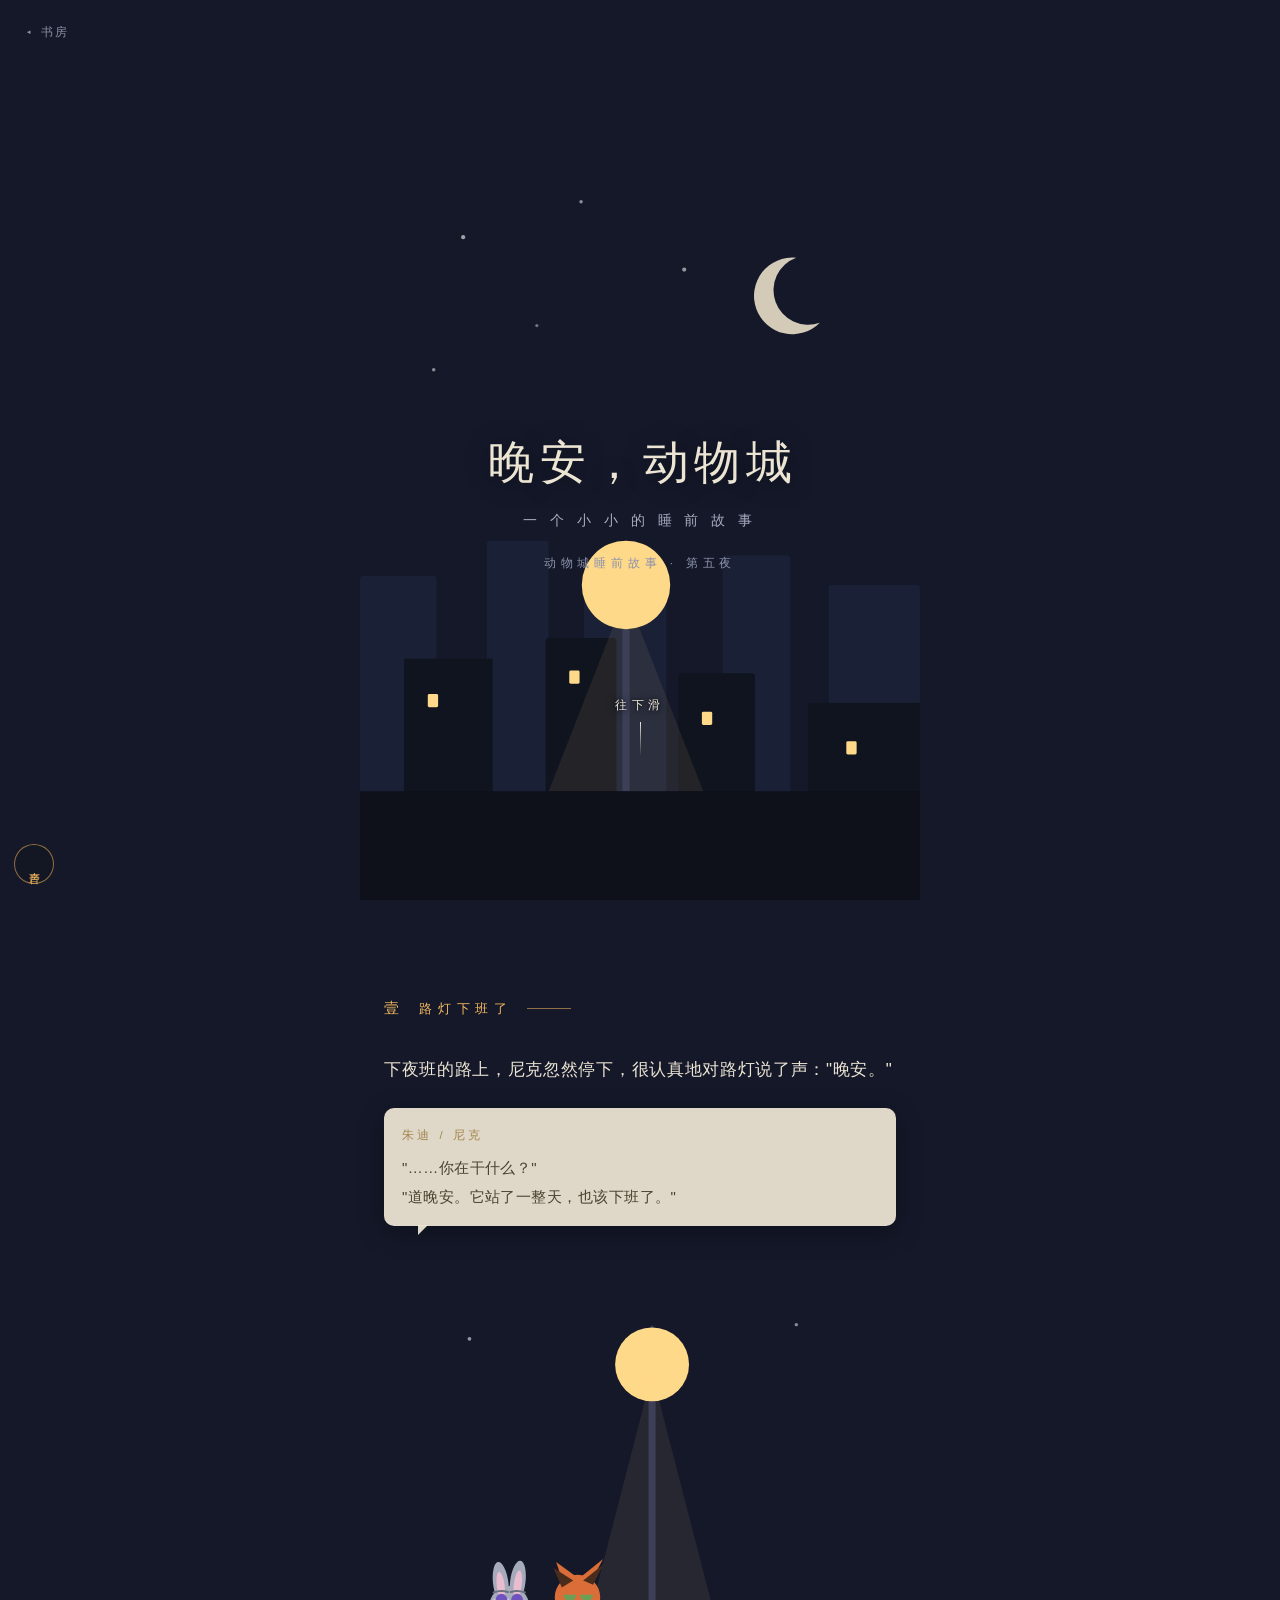
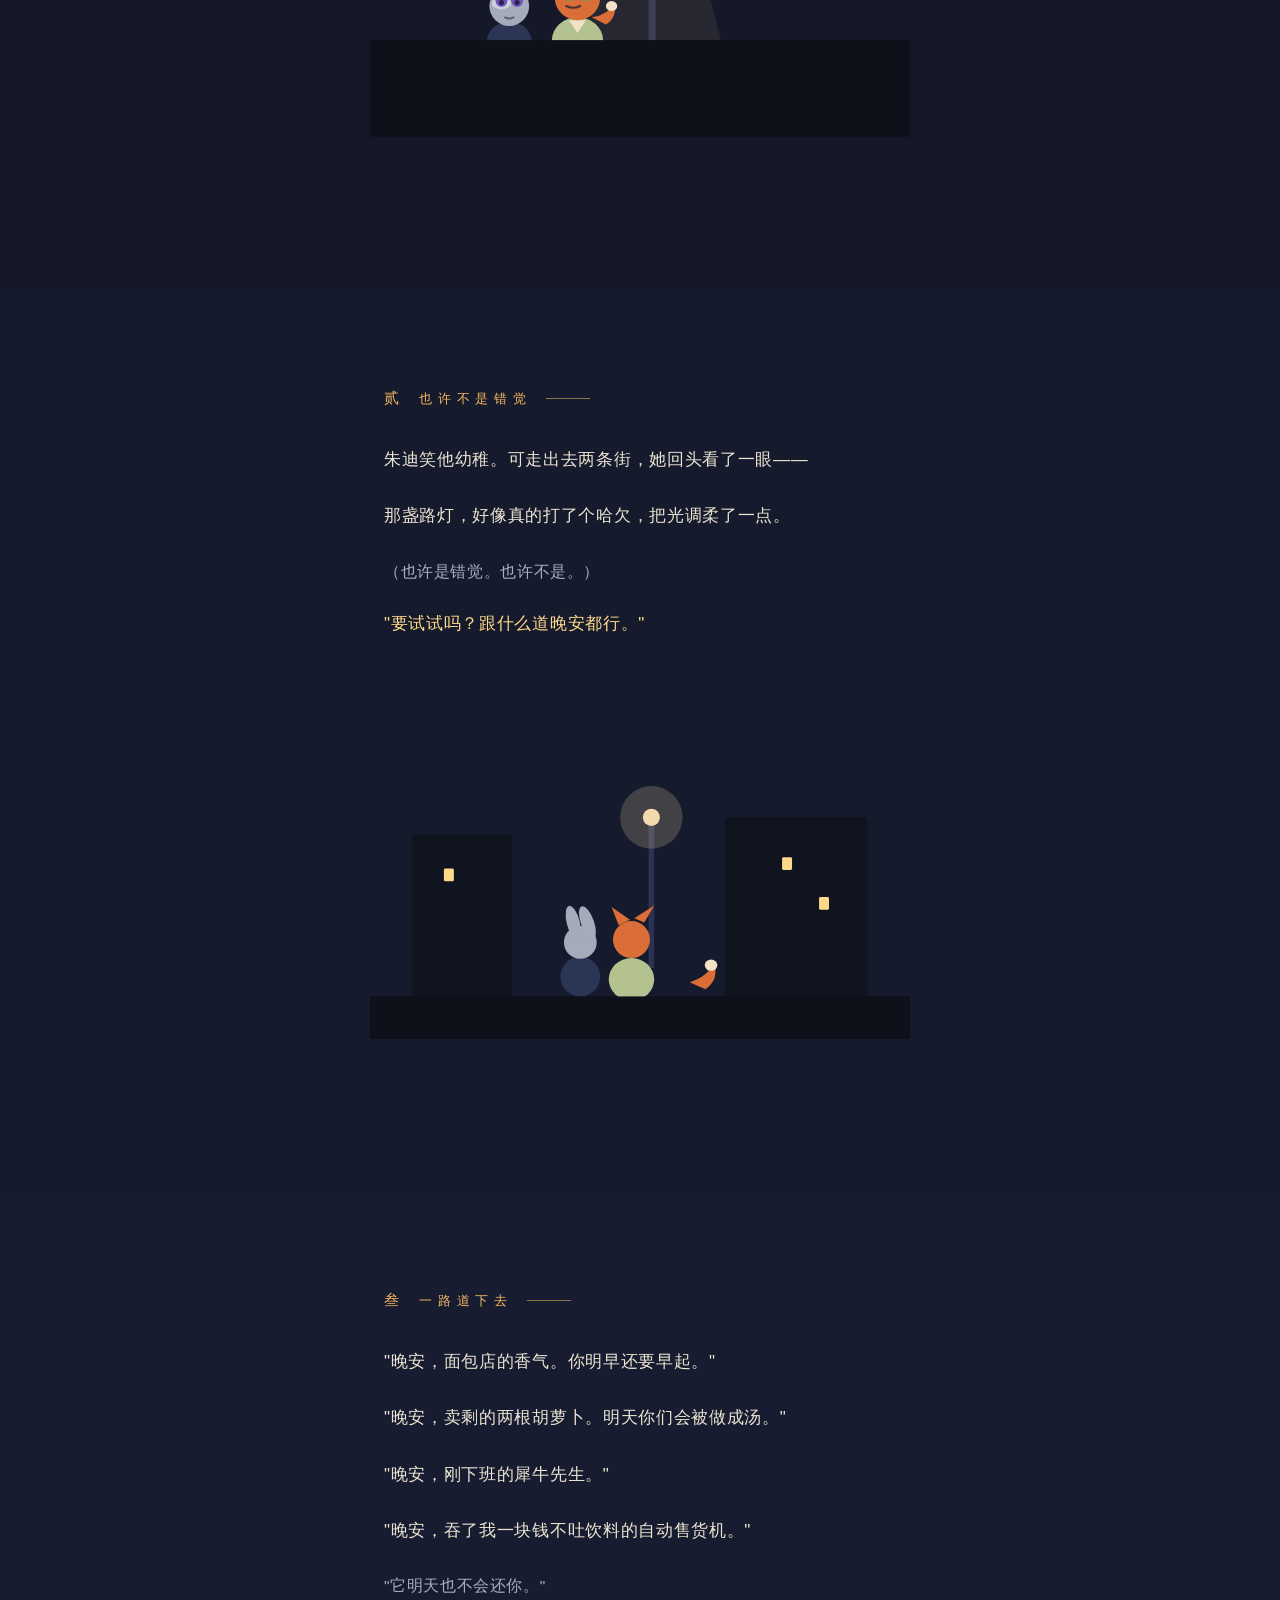
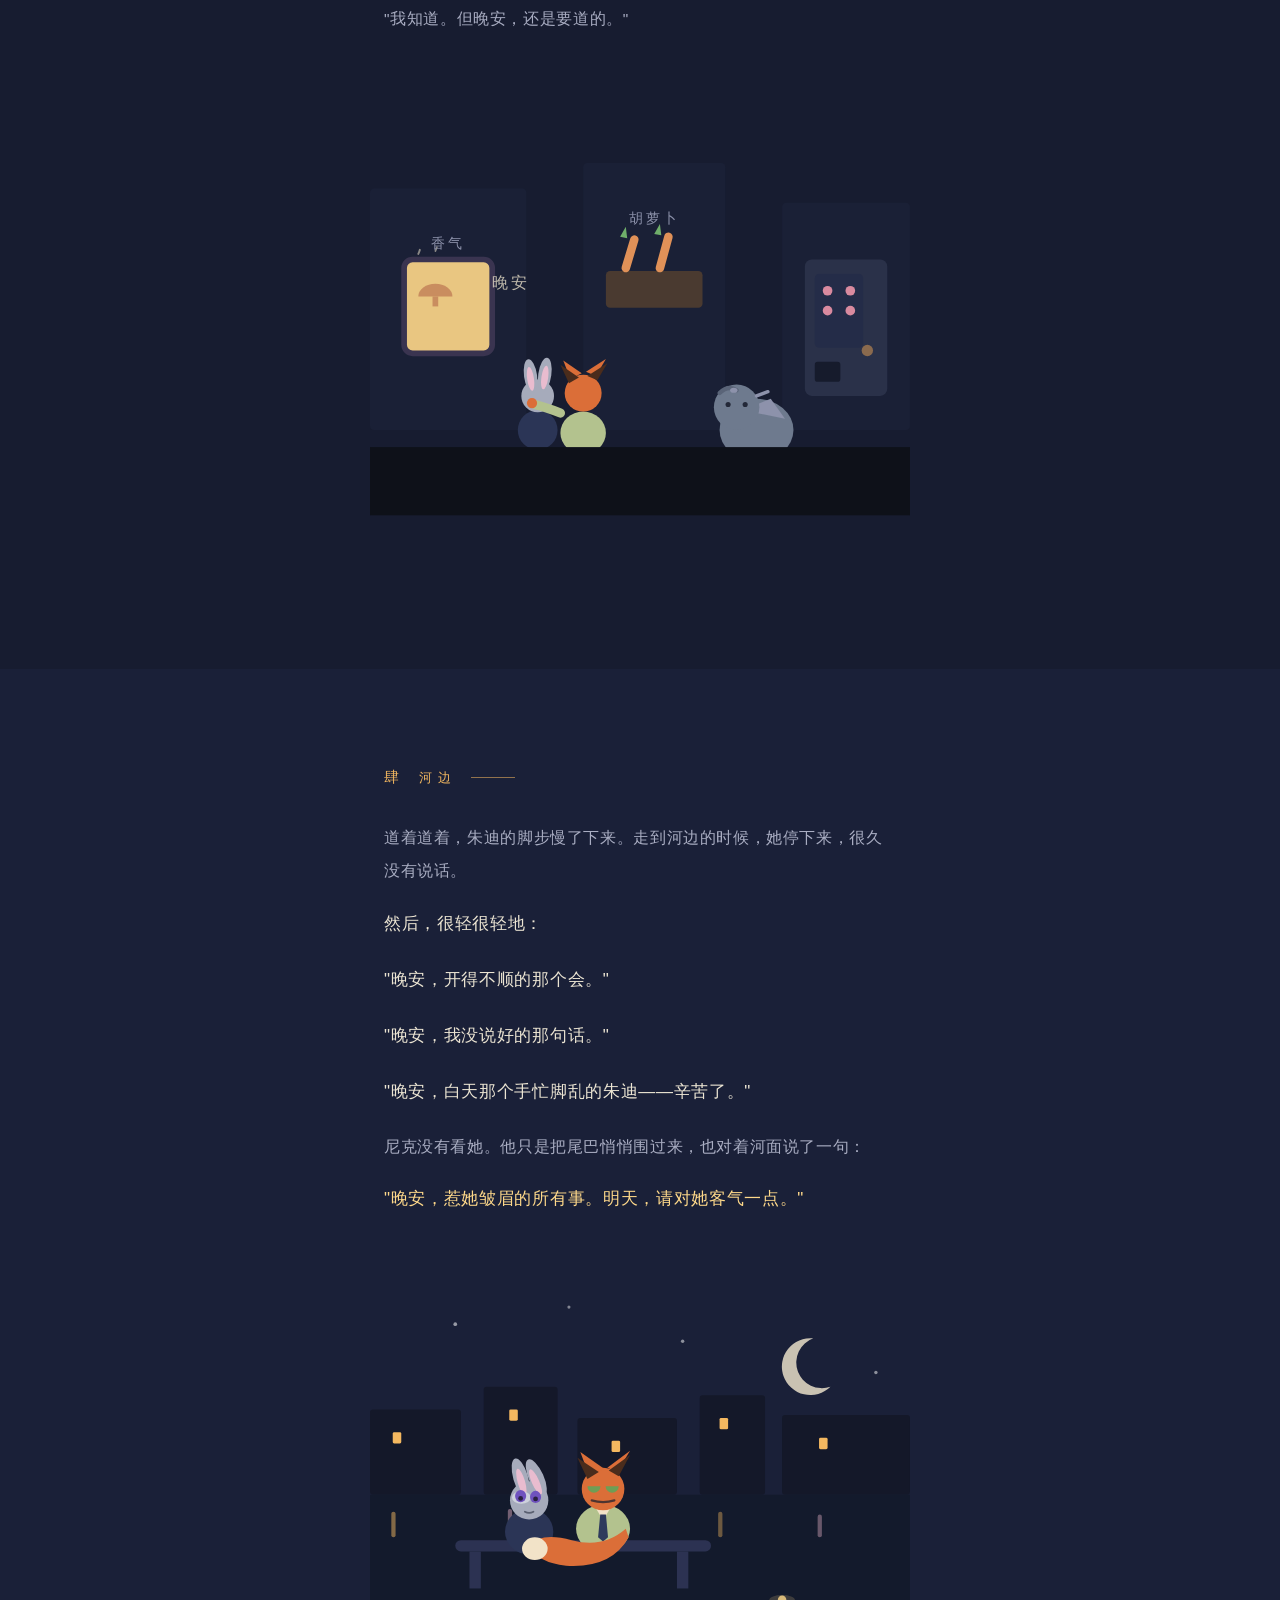
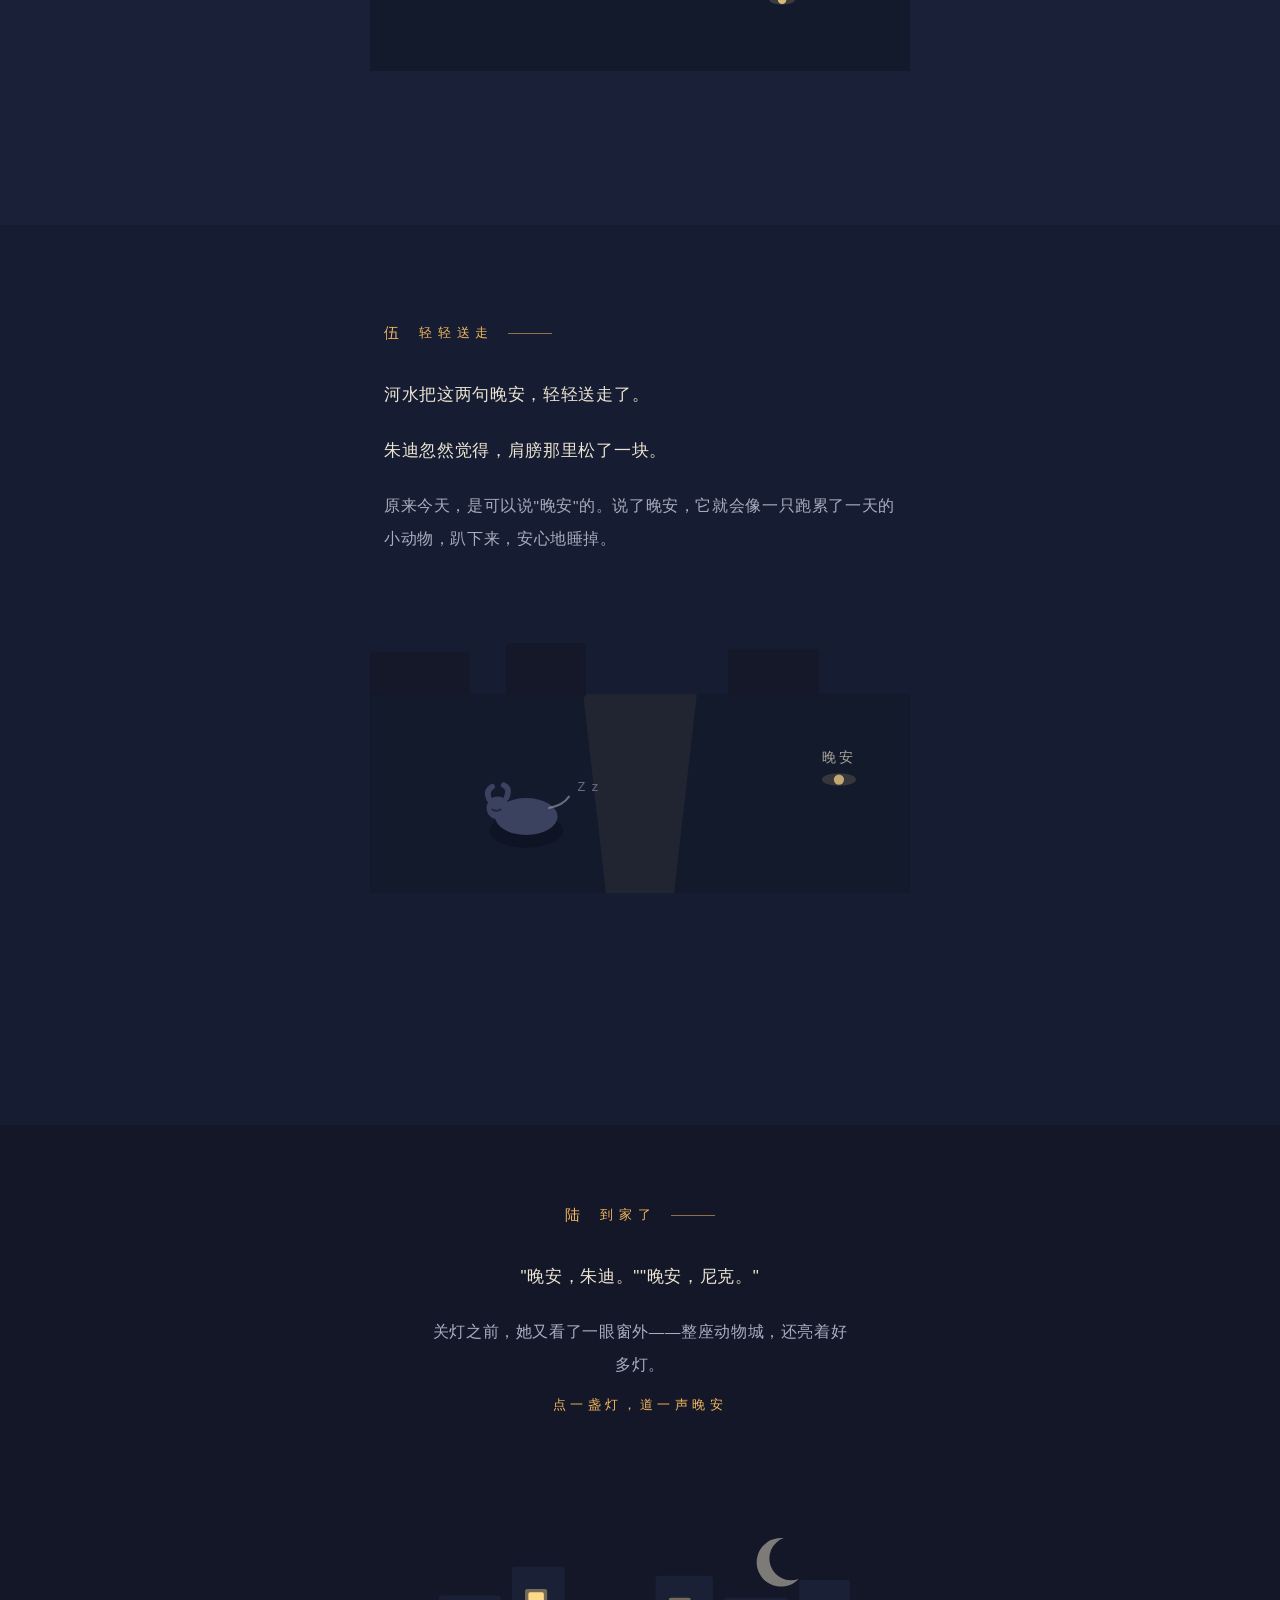
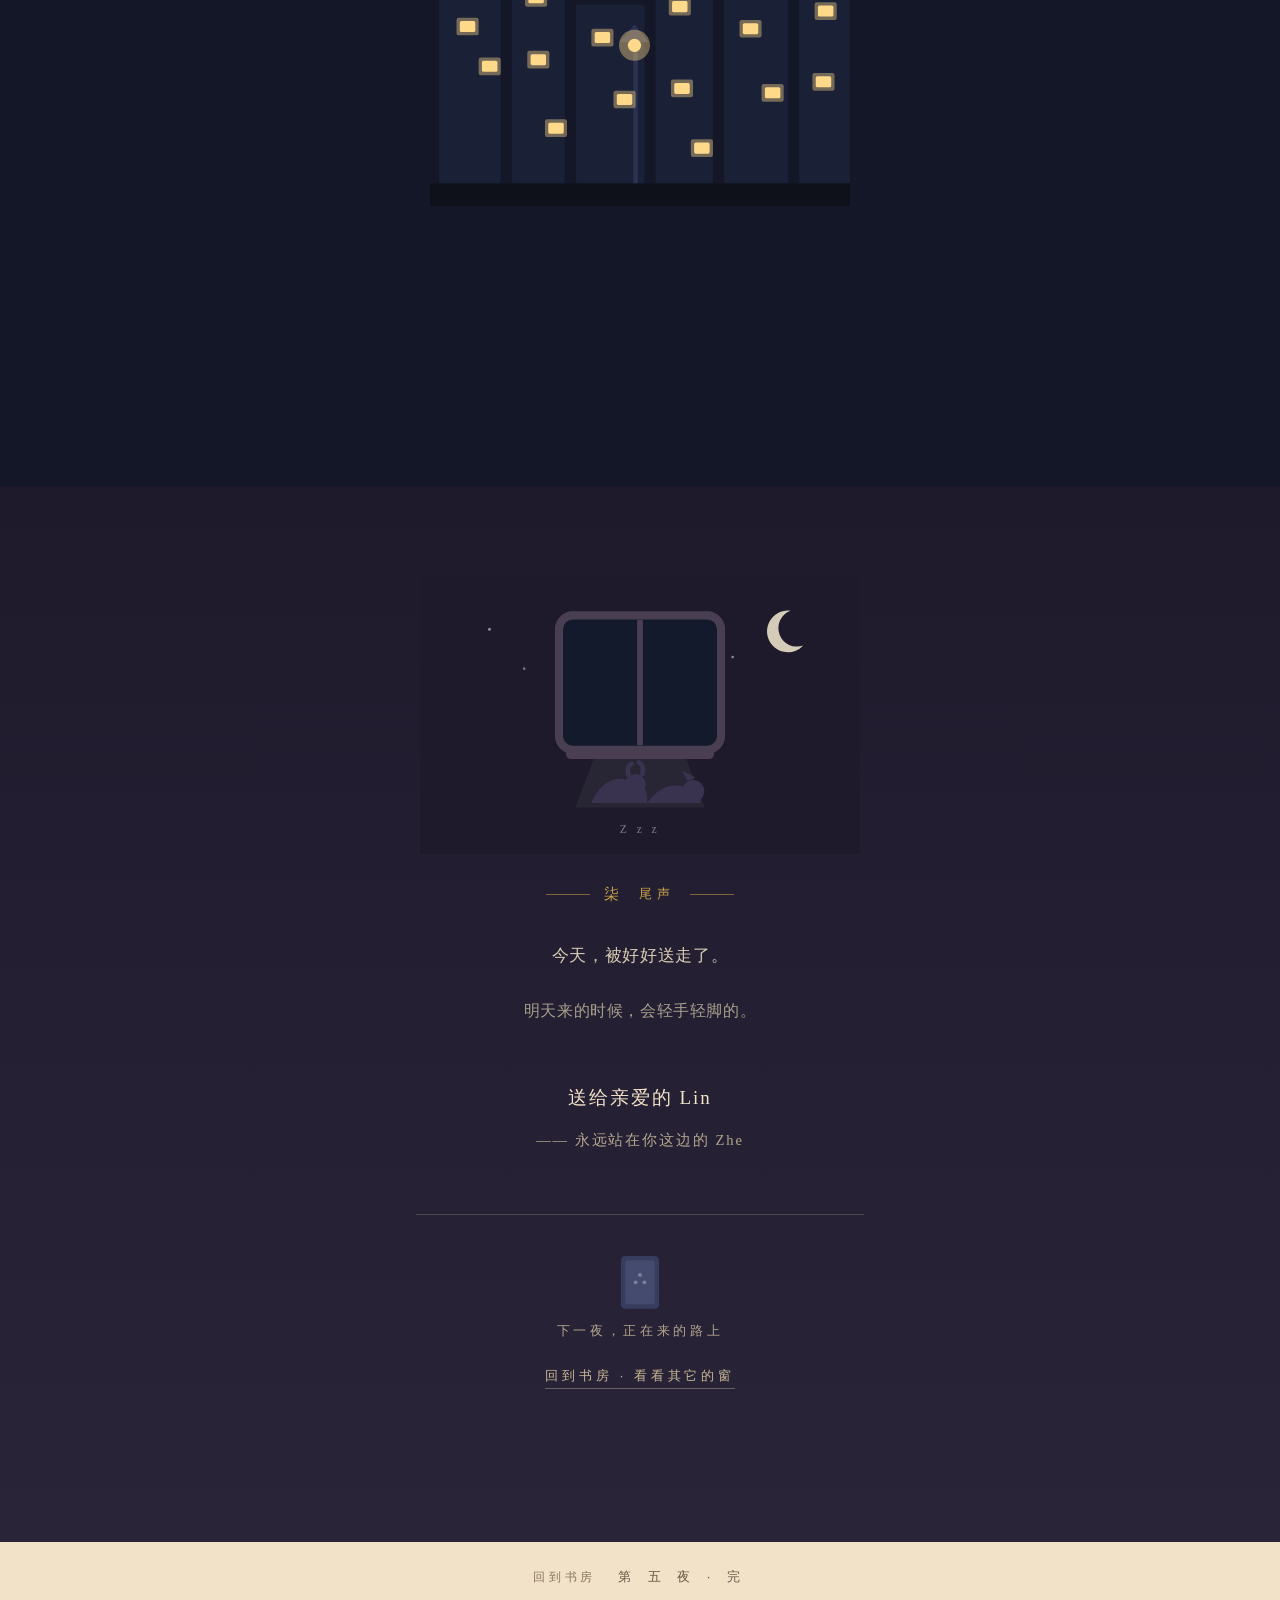
<file: goodnight/index.html>
<!DOCTYPE html>
<html lang="zh-CN">
<head>
<meta charset="UTF-8">
<meta name="viewport" content="width=device-width, initial-scale=1.0, viewport-fit=cover">
<meta name="theme-color" content="#141829">
<title>晚安，动物城 · 第五夜</title>
<link rel="icon" href="data:image/svg+xml,%3Csvg xmlns='http://www.w3.org/2000/svg' viewBox='0 0 100 100'%3E%3Ctext y='.9em' font-size='90'%3E%F0%9F%8C%99%3C/text%3E%3C/svg%3E">
<link rel="stylesheet" href="../assets/common.css">
<style>
/* ============================================================
   第五夜 ·《晚安，动物城》 —— 本页专属样式
   道晚安的回家路 · 熄灯 finale
   ============================================================ */
#s0,#s1{background:#141829}
#s2{background:#151a2c}
#s3{background:#171c30}
#s4{background:#1a2038}
#s5{background:#161c31}
#s6{background:#131728}
#s7{background:linear-gradient(#1e1a2c 0%, #2a2438 100%)}
footer{
  background:#f2e3c8;color:#6b5747;text-align:center;
  padding:26px 0 40px;letter-spacing:.5em;font-size:13px;
}
footer a{color:#8a7360;text-decoration:none;letter-spacing:.3em;font-size:12px;margin-right:1em}

/* ---------- 封面 ---------- */
#s0{align-items:center;text-align:center;justify-content:flex-end;padding-bottom:16vh}
#s0 .art svg{width:112%;max-width:560px}
#s0 .cover-block{position:relative;z-index:2;margin-bottom:5vh}
#s0 h1{
  font-family:var(--serif);font-weight:400;
  font-size:clamp(30px,9vw,46px);
  letter-spacing:.12em;text-indent:.12em;color:var(--cream);
  text-shadow:0 2px 24px rgba(0,0,0,.45);
}
#s0 .sub{margin-top:18px;color:var(--cream-dim);font-size:14px;letter-spacing:.32em}
#s0 .series-badge{margin-top:26px;color:#8d92ab;font-size:11.5px;letter-spacing:.42em}
.back-home{
  position:absolute;top:18px;left:16px;z-index:3;
  color:var(--cream-dim);text-decoration:none;
  font-size:12px;letter-spacing:.22em;opacity:.8;padding:6px 10px;
}
#s0 .cue{
  position:relative;z-index:2;margin-top:9vh;
  display:inline-flex;flex-direction:column;align-items:center;gap:8px;
  color:var(--cream);font-size:12px;letter-spacing:.4em;
  text-shadow:0 1px 10px rgba(10,13,24,.95),0 0 3px rgba(10,13,24,.9);
}
#s0 .cue i{
  width:1px;height:34px;background:linear-gradient(var(--cream),transparent);
  animation:cue 2.2s ease-in-out infinite;
}
@keyframes cue{0%,100%{opacity:.25;transform:scaleY(.55);transform-origin:top}50%{opacity:1;transform:scaleY(1)}}
.lampglow{animation:lampbreathe 5s ease-in-out infinite}
@keyframes lampbreathe{0%,100%{opacity:.16}50%{opacity:.28}}

/* ---------- 正文场景：文字在上，插画跟随 ---------- */
.flowtop{justify-content:flex-start;padding-top:11vh}
.flowtop .artflow{position:relative;z-index:1;width:100%;max-width:540px;margin:4vh auto 0}
.flowtop .artflow svg{width:100%;height:auto;display:block}

/* ---------- s6：熄灯互动 ---------- */
#s6{justify-content:flex-start;padding-top:9vh}
#s6 .words{text-align:center;max-width:26em}
#s6 .hint{font-size:13px;letter-spacing:.34em;color:var(--cream-dim)}
#s6 .hint b{font-weight:400;color:var(--amber);animation:hintp 2.4s ease-in-out infinite}
@keyframes hintp{0%,100%{opacity:.55}50%{opacity:1}}
#gnwrap{
  position:relative;z-index:2;width:100%;max-width:420px;margin:4.5vh auto 0;
  cursor:pointer;user-select:none;-webkit-user-select:none;
}
#gnwrap svg{width:100%;height:auto;display:block}
.gwin{cursor:pointer}
.gwin .pane{fill:#ffd98a;transition:fill 1s ease}
.gwin .halo{opacity:.4;transition:opacity 1s ease}
.gwin.out .pane{fill:#242a45}
.gwin.out .halo{opacity:0}
#gnstars{opacity:0;transition:opacity 2.2s ease .4s}
#gnstars.on{opacity:1}
#gnmoon{opacity:.5;transition:opacity 2.2s ease .4s}
#gnmoon.on{opacity:1}
.gnfloat{
  position:absolute;z-index:5;pointer-events:none;
  color:#ffd98a;font-size:13px;letter-spacing:.2em;
  font-family:var(--serif);
  animation:gnfloat 1.8s ease-out forwards;
  text-shadow:0 1px 8px rgba(0,0,0,.6);
}
@keyframes gnfloat{
  from{opacity:0;transform:translate(-50%,6px)}
  15%{opacity:1}
  to{opacity:0;transform:translate(-50%,-52px)}
}
#s6 .lines{min-height:5.4em;margin-top:4.5vh}
#s6 .lines p{
  font-family:var(--serif);font-size:16.5px;line-height:2.2;letter-spacing:.1em;margin-bottom:.35em;
}
#s6 .lines p span{opacity:0;transform:translateY(10px);display:inline-block;
  transition:opacity 1.3s ease,transform 1.3s ease}
#s6 .lines p.on span{opacity:1;transform:none}
#s6 .lines p:last-child span{color:var(--amber-soft)}

/* ---------- s7：尾声 ---------- */
#s7{justify-content:flex-start;padding-top:10vh}
#s7 .art{position:static;inset:auto;width:min(100%,440px);margin:0 auto 3vh}
#s7 .art svg{position:static;inset:auto;transform:none;width:100%;max-width:none;height:auto}
#s7 .words{margin-top:0;text-align:center;max-width:28em}
#s7 .kicker{justify-content:center;color:#c9a24b}
#s7 .kicker::before{content:"";flex:0 0 44px;height:1px;background:currentColor;opacity:.55}
#s7 .words p{color:#d9cdb4}
#s7 .words p.dim{color:#a9a08c}
.dedic{margin-top:3.2em;font-family:var(--serif);letter-spacing:.12em}
.dedic .to{font-size:19px;color:#f2e3c8;line-height:2}
.dedic .from{margin-top:1em;font-size:14.5px;color:#b3a68e}
.nextup{
  margin-top:4em;padding-top:2.4em;border-top:1px solid rgba(217,205,180,.2);
  display:flex;flex-direction:column;align-items:center;gap:10px;
}
.nextup .win-mini{width:44px;opacity:.85}
.nextup .win-mini svg{width:100%;height:auto;display:block}
.nextup .next-text{font-size:13px;color:#b3a68e;letter-spacing:.28em}
.nextup .back-study{
  margin-top:1.4em;font-size:12.5px;color:#c9b995;text-decoration:none;
  letter-spacing:.3em;border-bottom:1px solid rgba(201,185,149,.4);padding-bottom:3px;
}
</style>
</head>
<body>

<div id="vignette"></div>
<button id="sndBtn" aria-label="声音开关">声音</button>

<main>

<!-- ════════════ 封面 ════════════ -->
<section id="s0" class="scene">
  <a class="back-home" href="../" onclick="try{sessionStorage.setItem('zs_seen',1)}catch(e){}">◂ 书房</a>
  <div class="art">
    <svg viewBox="0 0 380 520" aria-hidden="true">
      <rect x="0" y="0" width="380" height="520" fill="#141829"/>
      <!-- 月亮 -->
      <path d="M296 84 a26 26 0 1 0 16 44 a20 20 0 0 1 -16 -44 Z" fill="#e8dfc8" opacity=".9"/>
      <g fill="#fff">
        <circle cx="70" cy="70" r="1.4" opacity=".6"/><circle cx="150" cy="46" r="1.2" opacity=".5"/>
        <circle cx="220" cy="92" r="1.4" opacity=".55"/><circle cx="120" cy="130" r="1.1" opacity=".4"/>
        <circle cx="50" cy="160" r="1.2" opacity=".5"/>
      </g>
      <!-- 远景楼 -->
      <g fill="#1a2036">
        <rect x="0" y="300" width="52" height="220" rx="2"/>
        <rect x="86" y="276" width="42" height="244" rx="2"/>
        <rect x="152" y="312" width="56" height="208" rx="2"/>
        <rect x="246" y="286" width="46" height="234" rx="2"/>
        <rect x="318" y="306" width="62" height="214" rx="2"/>
      </g>
      <!-- 近景楼 -->
      <g fill="#10141f">
        <rect x="30" y="356" width="60" height="164"/>
        <rect x="126" y="342" width="48" height="178" rx="2"/>
        <rect x="216" y="366" width="52" height="154" rx="2"/>
        <rect x="304" y="386" width="76" height="134"/>
      </g>
      <!-- 一盏温柔的路灯 -->
      <rect x="178" y="300" width="5" height="146" fill="#2c3252"/>
      <path d="M160 302 L201 302 L180.5 278 Z" fill="#2c3252"/>
      <circle cx="180.5" cy="306" r="8" fill="#ffd98a"/>
      <circle class="lampglow" cx="180.5" cy="306" r="30" fill="#ffd98a"/>
      <path d="M180.5 312 L128 446 L233 446 Z" fill="#ffd98a" opacity=".08"/>
      <!-- 零星亮窗 -->
      <g fill="#ffd98a">
        <rect class="winlit" x="46" y="380" width="7" height="9" rx="1"/>
        <rect class="winlit" x="142" y="364" width="7" height="9" rx="1"/>
        <rect class="winlit" x="232" y="392" width="7" height="9" rx="1"/>
        <rect class="winlit" x="330" y="412" width="7" height="9" rx="1"/>
      </g>
      <rect x="0" y="446" width="380" height="74" fill="#0e1119"/>
    </svg>
  </div>
  <div class="cover-block">
    <h1>晚安，动物城</h1>
    <div class="sub">一 个 小 小 的 睡 前 故 事</div>
    <div class="series-badge">动物城睡前故事 · 第五夜</div>
  </div>
  <div class="cue"><span>往下滑</span><i></i></div>
</section>

<!-- ════════════ 一 · 路灯下班了 ════════════ -->
<section id="s1" class="scene flowtop">
  <div class="words">
    <div class="kicker reveal"><span class="num">壹</span><span>路灯下班了</span></div>
    <p class="reveal" style="--d:.15s">下夜班的路上，尼克忽然停下，很认真地对路灯说了声："晚安。"</p>
    <div class="bubble reveal" style="--d:.4s">
      <span class="who">朱迪 / 尼克</span>
      "……你在干什么？"<br>
      "道晚安。它站了一整天，也该下班了。"
    </div>
  </div>
  <div class="artflow">
    <svg viewBox="0 0 380 320" aria-hidden="true">
      <rect x="0" y="0" width="380" height="320" fill="#141829"/>
      <g fill="#fff">
        <circle cx="70" cy="40" r="1.3" opacity=".55"/><circle cx="300" cy="30" r="1.2" opacity=".5"/>
      </g>
      <!-- 路灯 -->
      <rect x="196" y="52" width="5" height="200" fill="#2c3252"/>
      <path d="M178 54 L219 54 L198.5 30 Z" fill="#2c3252"/>
      <circle cx="198.5" cy="58" r="8" fill="#ffd98a"/>
      <circle class="lampglow" cx="198.5" cy="58" r="26" fill="#ffd98a"/>
      <path d="M198.5 64 L150 252 L247 252 Z" fill="#ffd98a" opacity=".08"/>
      <!-- 面对路灯的尼克 -->
      <g>
        <ellipse cx="146" cy="252" rx="18" ry="16" fill="#B3C28E"/>
        <path d="M140 238 L146 247 L152 238 Z" fill="#F2E3C8"/>
        <circle cx="146" cy="222" r="16" fill="#DB6E38"/>
        <path d="M136 212 L131 197 L146 208 Z" fill="#DB6E38"/>
        <path d="M156 210 L164 195 L149 207 Z" fill="#DB6E38"/>
        <path d="M135 215 L129 201 L143 210 Z" fill="#4A2C1C"/>
        <path d="M157 213 L164 199 L150 210 Z" fill="#4A2C1C"/>
        <!-- 仰望灯的眯眯眼 -->
        <path d="M136 220 A4.6 4.6 0 0 0 145.2 220 Z" fill="#6E9E55"/>
        <path d="M147.8 220 A4.6 4.6 0 0 0 157 220 Z" fill="#6E9E55"/>
        <path d="M138 228 Q143 230.5 148 228" stroke="#4E3430" stroke-width="1.5" fill="none" stroke-linecap="round"/>
        <path d="M156 236 Q168 234 172 226 Q174 236 166 241 Z" fill="#DB6E38"/>
        <ellipse cx="170" cy="228" rx="4" ry="3.6" fill="#F2E3C8"/>
      </g>
      <!-- 挑眉的朱迪 -->
      <g>
        <ellipse cx="98" cy="254" rx="16" ry="15" fill="#2B3556"/>
        <circle cx="98" cy="228" r="14" fill="#A6ABBB"/>
        <ellipse cx="92" cy="212" rx="5.4" ry="15" transform="rotate(-7 92 212)" fill="#A6ABBB"/>
        <ellipse cx="104" cy="211" rx="5.4" ry="15" transform="rotate(7 104 211)" fill="#A6ABBB"/>
        <ellipse cx="92" cy="214" rx="2.8" ry="10" transform="rotate(-7 92 214)" fill="#E9BCCF"/>
        <ellipse cx="104" cy="213" rx="2.8" ry="10" transform="rotate(7 104 213)" fill="#E9BCCF"/>
        <ellipse cx="92.5" cy="226" rx="6.8" ry="4.4" fill="#CDD1DC"/>
        <ellipse cx="92.5" cy="224" rx="4.2" ry="4.6" fill="#6F52BE"/>
        <ellipse cx="103.5" cy="224" rx="4.2" ry="4.6" fill="#6F52BE"/>
        <circle cx="92.5" cy="225.6" r="1.8" fill="#2A2140"/>
        <circle cx="103.5" cy="225.6" r="1.8" fill="#2A2140"/>
        <path d="M87 218.5 Q92 216.6 97 218.2 M99 218.2 Q104 216.6 109 218.5" stroke="#6A7080" stroke-width="1.4" fill="none" stroke-linecap="round"/>
        <path d="M95 236 Q98 237.6 101 236" stroke="#5A6070" stroke-width="1.3" fill="none" stroke-linecap="round"/>
      </g>
      <rect x="0" y="252" width="380" height="68" fill="#0e1119"/>
    </svg>
  </div>
</section>

<!-- ════════════ 二 · 也许不是错觉 ════════════ -->
<section id="s2" class="scene flowtop">
  <div class="words">
    <div class="kicker reveal"><span class="num">贰</span><span>也许不是错觉</span></div>
    <p class="reveal" style="--d:.15s">朱迪笑他幼稚。可走出去两条街，她回头看了一眼——</p>
    <p class="reveal" style="--d:.35s">那盏路灯，好像真的打了个哈欠，把光调柔了一点。</p>
    <p class="reveal dim" style="--d:.55s">（也许是错觉。也许不是。）</p>
    <p class="reveal say" style="--d:.8s">"要试试吗？跟什么道晚安都行。"</p>
  </div>
  <div class="artflow">
    <svg viewBox="0 0 380 240" aria-hidden="true">
      <rect x="0" y="0" width="380" height="240" fill="#151a2c"/>
      <!-- 远处变柔的灯 -->
      <rect x="196" y="80" width="4" height="110" fill="#2c3252"/>
      <circle cx="198" cy="84" r="6" fill="#f2d9ae"/>
      <circle class="lampglow" cx="198" cy="84" r="22" fill="#f2d9ae" opacity=".2"/>
      <!-- 楼影 -->
      <g fill="#10141f">
        <rect x="30" y="96" width="70" height="144"/>
        <rect x="250" y="84" width="100" height="156" rx="2"/>
      </g>
      <g fill="#ffd98a">
        <rect class="winlit" x="52" y="120" width="7" height="9" rx="1"/>
        <rect class="winlit" x="290" y="112" width="7" height="9" rx="1"/>
        <rect class="winlit" x="316" y="140" width="7" height="9" rx="1"/>
      </g>
      <!-- 回头的两个背影 -->
      <g>
        <ellipse cx="148" cy="196" rx="14" ry="14" fill="#2B3556"/>
        <circle cx="148" cy="172" r="11.5" fill="#A6ABBB"/>
        <ellipse cx="143" cy="158" rx="4.6" ry="12" transform="rotate(-14 143 158)" fill="#A6ABBB"/>
        <ellipse cx="153" cy="158" rx="4.6" ry="12" transform="rotate(-20 153 158)" fill="#A6ABBB"/>
      </g>
      <g>
        <ellipse cx="184" cy="198" rx="16" ry="15" fill="#B3C28E"/>
        <circle cx="184" cy="170" r="13" fill="#DB6E38"/>
        <path d="M175 160 L170 147 L183 156 Z" fill="#DB6E38"/>
        <path d="M193 158 L200 146 L186 155 Z" fill="#DB6E38"/>
        <path d="M225 200 Q238 196 242 186 Q246 198 236 205 Z" fill="#DB6E38"/>
        <ellipse cx="240" cy="188" rx="4.4" ry="4" fill="#F2E3C8"/>
      </g>
      <rect x="0" y="210" width="380" height="30" fill="#0e1119"/>
    </svg>
  </div>
</section>

<!-- ════════════ 三 · 一路道下去 ════════════ -->
<section id="s3" class="scene flowtop">
  <div class="words">
    <div class="kicker reveal"><span class="num">叁</span><span>一路道下去</span></div>
    <p class="reveal" style="--d:.15s">"晚安，面包店的香气。你明早还要早起。"</p>
    <p class="reveal" style="--d:.3s">"晚安，卖剩的两根胡萝卜。明天你们会被做成汤。"</p>
    <p class="reveal" style="--d:.45s">"晚安，刚下班的犀牛先生。"</p>
    <p class="reveal" style="--d:.6s">"晚安，吞了我一块钱不吐饮料的自动售货机。"</p>
    <p class="reveal dim" style="--d:.75s">"它明天也不会还你。"<br>"我知道。但晚安，还是要道的。"</p>
  </div>
  <div class="artflow">
    <svg viewBox="0 0 380 300" aria-hidden="true">
      <rect x="0" y="0" width="380" height="300" fill="#171c30"/>
      <!-- 街楼 -->
      <g fill="#1a2036">
        <rect x="0" y="70" width="110" height="170" rx="3"/>
        <rect x="150" y="52" width="100" height="188" rx="3"/>
        <rect x="290" y="80" width="90" height="160" rx="3"/>
      </g>
      <!-- 面包店（暖窗+香气） -->
      <rect x="24" y="120" width="62" height="66" rx="6" fill="#ffd98a" opacity=".9"/>
      <rect x="24" y="120" width="62" height="66" rx="6" fill="none" stroke="#3a3450" stroke-width="4"/>
      <g transform="translate(46,138)">
        <path d="M-12 8 a12 9 0 0 1 24 0 Z" fill="#c98d5f"/>
        <rect x="-2" y="8" width="4" height="7" fill="#c98d5f"/>
      </g>
      <path class="steam" d="M34 116 q3 -6 0 -11" stroke="#e8dfc8" stroke-width="1.4" fill="none" stroke-linecap="round" opacity=".6"/>
      <path class="steam" d="M46 114 q3 -6 0 -11" stroke="#e8dfc8" stroke-width="1.2" fill="none" stroke-linecap="round" opacity=".5" style="animation-delay:1.4s"/>
      <text x="55" y="112" text-anchor="middle" font-size="10" fill="#8d92ab" letter-spacing="2" style="font-family:var(--serif)">香气</text>
      <!-- 胡萝卜摊 -->
      <g>
        <rect x="166" y="128" width="68" height="26" rx="3" fill="#4a3a30"/>
        <g stroke="#e09158" stroke-width="6" stroke-linecap="round">
          <line x1="180" y1="126" x2="186" y2="106"/>
          <line x1="204" y1="126" x2="210" y2="104"/>
        </g>
        <path d="M176 104 l4 -7 1 8 Z M200 102 l4 -7 1 8 Z" fill="#6fae6a"/>
      </g>
      <text x="200" y="94" text-anchor="middle" font-size="10" fill="#8d92ab" letter-spacing="2" style="font-family:var(--serif)">胡萝卜</text>
      <!-- 自动售货机 -->
      <g>
        <rect x="306" y="120" width="58" height="96" rx="5" fill="#2a3149"/>
        <rect x="313" y="130" width="34" height="52" rx="3" fill="#242c48"/>
        <g fill="#d98a9f"><circle cx="322" cy="142" r="3.4"/><circle cx="338" cy="142" r="3.4"/><circle cx="322" cy="156" r="3.4"/><circle cx="338" cy="156" r="3.4"/></g>
        <rect x="313" y="192" width="18" height="14" rx="2" fill="#161b2c"/>
        <circle cx="350" cy="184" r="4" fill="#8a6a4e"/>
      </g>
      <!-- 下班的犀牛 -->
      <g>
        <ellipse cx="272" cy="240" rx="26" ry="22" fill="#6e7a8e"/>
        <path d="M262 226 L292 232 L282 218 Z" fill="#8d92ab"/>
        <circle cx="258" cy="224" r="16" fill="#6e7a8e"/>
        <path d="M246 214 Q252 208 258 212" stroke="#5a6478" stroke-width="3" fill="none" stroke-linecap="round"/>
        <circle cx="252" cy="222" r="1.8" fill="#232838"/>
        <circle cx="264" cy="222" r="1.8" fill="#232838"/>
        <ellipse cx="256" cy="212" rx="2.6" ry="1.8" fill="#8d92ab"/>
        <path d="M272 216 l8 -3" stroke="#8d92ab" stroke-width="2.4" stroke-linecap="round"/>
      </g>
      <!-- 道晚安的两人 -->
      <g>
        <ellipse cx="118" cy="240" rx="14" ry="14" fill="#2B3556"/>
        <circle cx="118" cy="216" r="11.5" fill="#A6ABBB"/>
        <ellipse cx="113" cy="202" rx="4.6" ry="12" transform="rotate(-8 113 202)" fill="#A6ABBB"/>
        <ellipse cx="123" cy="201" rx="4.6" ry="12" transform="rotate(8 123 201)" fill="#A6ABBB"/>
        <ellipse cx="113" cy="204" rx="2.4" ry="8.4" transform="rotate(-8 113 204)" fill="#E9BCCF"/>
        <ellipse cx="123" cy="203" rx="2.4" ry="8.4" transform="rotate(8 123 203)" fill="#E9BCCF"/>
      </g>
      <g>
        <ellipse cx="150" cy="242" rx="16" ry="15" fill="#B3C28E"/>
        <circle cx="150" cy="214" r="13" fill="#DB6E38"/>
        <path d="M141 204 L136 191 L149 200 Z" fill="#DB6E38"/>
        <path d="M159 202 L166 190 L152 199 Z" fill="#DB6E38"/>
        <path d="M140 207 L134 194 L147 203 Z" fill="#4A2C1C"/>
        <path d="M160 205 L167 193 L153 202 Z" fill="#4A2C1C"/>
        <!-- 摊手道晚安 -->
        <path d="M134 228 Q124 224 116 222" stroke="#B3C28E" stroke-width="6.5" fill="none" stroke-linecap="round"/>
        <circle cx="114" cy="221" r="3.6" fill="#DB6E38"/>
      </g>
      <!-- 浮起的小"晚安" -->
      <text x="86" y="140" font-size="11" fill="#e8dfc8" letter-spacing="2" opacity=".8" style="font-family:var(--serif)">晚安</text>
      <rect x="0" y="252" width="380" height="48" fill="#0e1119"/>
    </svg>
  </div>
</section>

<!-- ════════════ 四 · 河边 ════════════ -->
<section id="s4" class="scene flowtop">
  <div class="words">
    <div class="kicker reveal"><span class="num">肆</span><span>河边</span></div>
    <p class="reveal dim" style="--d:.15s">道着道着，朱迪的脚步慢了下来。走到河边的时候，她停下来，很久没有说话。</p>
    <p class="reveal" style="--d:.35s">然后，很轻很轻地：</p>
    <p class="reveal" style="--d:.5s">"晚安，开得不顺的那个会。"</p>
    <p class="reveal" style="--d:.65s">"晚安，我没说好的那句话。"</p>
    <p class="reveal" style="--d:.8s">"晚安，白天那个手忙脚乱的朱迪——辛苦了。"</p>
    <p class="reveal dim" style="--d:.95s">尼克没有看她。他只是把尾巴悄悄围过来，也对着河面说了一句：</p>
    <p class="reveal say" style="--d:1.15s">"晚安，惹她皱眉的所有事。明天，请对她客气一点。"</p>
  </div>
  <div class="artflow">
    <svg viewBox="0 0 380 280" aria-hidden="true">
      <rect x="0" y="0" width="380" height="280" fill="#1a2038"/>
      <!-- 缺月与星 -->
      <path d="M312 46 a20 20 0 1 0 12 34 a15.5 15.5 0 0 1 -12 -34 Z" fill="#e8dfc8" opacity=".85"/>
      <g fill="#fff">
        <circle cx="60" cy="36" r="1.3" opacity=".55"/><circle cx="140" cy="24" r="1.1" opacity=".45"/>
        <circle cx="220" cy="48" r="1.2" opacity=".5"/><circle cx="356" cy="70" r="1.2" opacity=".5"/>
      </g>
      <!-- 对岸楼影与倒影 -->
      <g fill="#141829">
        <rect x="0" y="96" width="64" height="60" rx="2"/>
        <rect x="80" y="80" width="52" height="76" rx="2"/>
        <rect x="146" y="102" width="70" height="54" rx="2"/>
        <rect x="232" y="86" width="46" height="70" rx="2"/>
        <rect x="290" y="100" width="90" height="56" rx="2"/>
      </g>
      <g fill="#f4b860">
        <rect class="winlit" x="16" y="112" width="6" height="8" rx="1"/>
        <rect class="winlit" x="98" y="96" width="6" height="8" rx="1"/>
        <rect class="winlit" x="170" y="118" width="6" height="8" rx="1"/>
        <rect class="winlit" x="246" y="102" width="6" height="8" rx="1"/>
        <rect class="winlit" x="316" y="116" width="6" height="8" rx="1"/>
      </g>
      <!-- 河水 -->
      <rect x="0" y="156" width="380" height="124" fill="#131a2c"/>
      <g>
        <rect class="winlit" x="15" y="168" width="3" height="18" rx="1.5" fill="#f4b860" opacity=".5"/>
        <rect class="winlit" x="97" y="166" width="3" height="20" rx="1.5" fill="#e8b4c8" opacity=".45"/>
        <rect class="winlit" x="169" y="172" width="3" height="16" rx="1.5" fill="#9fc0e8" opacity=".45"/>
        <rect class="winlit" x="245" y="168" width="3" height="18" rx="1.5" fill="#f4b860" opacity=".4"/>
        <rect class="winlit" x="315" y="170" width="3" height="16" rx="1.5" fill="#e8b4c8" opacity=".4"/>
      </g>
      <!-- 漂远的一小点光（两句晚安） -->
      <circle class="winlit" cx="290" cy="230" r="3" fill="#ffd98a" opacity=".8"/>
      <ellipse cx="290" cy="230" rx="9" ry="3.4" fill="#ffd98a" opacity=".18"/>
      <!-- 岸边坐着的两人 -->
      <g>
        <!-- 矮栏 -->
        <rect x="60" y="188" width="180" height="8" rx="4" fill="#2c3252"/>
        <rect x="70" y="196" width="8" height="26" fill="#2c3252"/>
        <rect x="216" y="196" width="8" height="26" fill="#2c3252"/>
        <!-- 朱迪坐着，微微低头 -->
        <g>
          <ellipse cx="112" cy="182" rx="17" ry="16" fill="#2B3556"/>
          <circle cx="112" cy="160" r="13.5" fill="#A6ABBB"/>
          <ellipse cx="106" cy="144" rx="5.2" ry="14" transform="rotate(-16 106 144)" fill="#A6ABBB"/>
          <ellipse cx="117" cy="144" rx="5.2" ry="14" transform="rotate(-24 117 144)" fill="#A6ABBB"/>
          <ellipse cx="106.5" cy="147" rx="2.6" ry="9.6" transform="rotate(-16 106.5 147)" fill="#E9BCCF"/>
          <ellipse cx="116.5" cy="147" rx="2.6" ry="9.6" transform="rotate(-24 116.5 147)" fill="#E9BCCF"/>
          <ellipse cx="106.5" cy="158" rx="6.6" ry="4.4" fill="#CDD1DC"/>
          <ellipse cx="106" cy="157" rx="3.9" ry="4.3" fill="#6F52BE"/>
          <ellipse cx="116.5" cy="157.6" rx="3.9" ry="4.3" fill="#6F52BE"/>
          <circle cx="106" cy="158.6" r="1.7" fill="#2A2140"/>
          <circle cx="116.5" cy="159" r="1.7" fill="#2A2140"/>
          <path d="M109 168 Q112 169.6 115 168" stroke="#5A6070" stroke-width="1.3" fill="none" stroke-linecap="round"/>
        </g>
        <!-- 尼克，尾巴围过来 -->
        <g>
          <ellipse cx="164" cy="180" rx="19" ry="17" fill="#B3C28E"/>
          <path d="M158 164 L164 174 L170 164 Z" fill="#F2E3C8"/>
          <path d="M162 170 L166 170 L167.5 186 L164 189 L160.5 186 Z" fill="#2E3A5C"/>
          <circle cx="164" cy="152" r="15" fill="#DB6E38"/>
          <path d="M154 142 L148 126 L165 138 Z" fill="#DB6E38"/>
          <path d="M174 140 L183 125 L167 137 Z" fill="#DB6E38"/>
          <path d="M153 145 L146 130 L161 140 Z" fill="#4A2C1C"/>
          <path d="M175 143 L183 128 L168 139 Z" fill="#4A2C1C"/>
          <path d="M153 150 A4.6 4.6 0 0 0 162.2 150 Z" fill="#6E9E55"/>
          <path d="M165.8 150 A4.6 4.6 0 0 0 175 150 Z" fill="#6E9E55"/>
          <path d="M156 160 Q164 162.5 172 160" stroke="#4E3430" stroke-width="1.5" fill="none" stroke-linecap="round"/>
          <!-- 大尾巴围住她 -->
          <path d="M182 186 Q170 208 138 206 Q118 204 112 192 Q120 182 142 188 Q164 194 180 180 Z" fill="#DB6E38"/>
          <ellipse cx="116" cy="194" rx="9" ry="8" fill="#F2E3C8"/>
        </g>
      </g>
    </svg>
  </div>
</section>

<!-- ════════════ 五 · 睡掉的小动物 ════════════ -->
<section id="s5" class="scene flowtop">
  <div class="words">
    <div class="kicker reveal"><span class="num">伍</span><span>轻轻送走</span></div>
    <p class="reveal" style="--d:.15s">河水把这两句晚安，轻轻送走了。</p>
    <p class="reveal" style="--d:.35s">朱迪忽然觉得，肩膀那里松了一块。</p>
    <p class="reveal dim" style="--d:.6s">原来今天，是可以说"晚安"的。说了晚安，它就会像一只跑累了一天的小动物，趴下来，安心地睡掉。</p>
  </div>
  <div class="artflow">
    <svg viewBox="0 0 380 200" aria-hidden="true">
      <rect x="0" y="0" width="380" height="200" fill="#161c31"/>
      <!-- 河面与月光道 -->
      <rect x="0" y="60" width="380" height="140" fill="#131a2c"/>
      <path d="M150 60 L230 60 L214 200 L166 200 Z" fill="#ffd98a" opacity=".06"/>
      <!-- 漂远的晚安之光 -->
      <circle class="winlit" cx="330" cy="120" r="3.6" fill="#ffd98a" opacity=".7"/>
      <ellipse cx="330" cy="120" rx="12" ry="4.4" fill="#ffd98a" opacity=".15"/>
      <text x="330" y="108" text-anchor="middle" font-size="10" fill="#e8dfc8" letter-spacing="2" opacity=".7" style="font-family:var(--serif)">晚安</text>
      <!-- 趴着睡着的一小团"今天" -->
      <g>
        <ellipse cx="110" cy="156" rx="26" ry="12" fill="#0d1120" opacity=".6"/>
        <ellipse cx="110" cy="146" rx="22" ry="13" fill="#3a4260"/>
        <circle cx="90" cy="140" r="8" fill="#3a4260"/>
        <path d="M84 134 q-3 -6 2 -9 M96 133 q3 -7 -2 -9" stroke="#3a4260" stroke-width="4" fill="none" stroke-linecap="round"/>
        <path d="M86 141 q3 2 6 0" stroke="#232838" stroke-width="1.3" fill="none" stroke-linecap="round"/>
        <path d="M126 140 q10 -2 14 -8" stroke="#8d92ab" stroke-width="1.4" fill="none" stroke-linecap="round" opacity=".7"/>
        <text x="146" y="128" font-size="9" fill="#8d92ab" opacity=".7" letter-spacing="1">Z z</text>
      </g>
      <!-- 远岸 -->
      <g fill="#141829">
        <rect x="0" y="30" width="70" height="32" rx="2"/>
        <rect x="96" y="24" width="56" height="38" rx="2"/>
        <rect x="252" y="28" width="64" height="34" rx="2"/>
      </g>
    </svg>
  </div>
</section>

<!-- ════════════ 互动 · 晚安，动物城 ════════════ -->
<section id="s6" class="scene">
  <div class="words">
    <div class="kicker reveal" style="justify-content:center"><span class="num">陆</span><span>到家了</span></div>
    <p class="reveal" style="--d:.15s">"晚安，朱迪。""晚安，尼克。"</p>
    <p class="reveal dim" style="--d:.35s;margin-bottom:.6em">关灯之前，她又看了一眼窗外——整座动物城，还亮着好多灯。</p>
    <p class="hint reveal" id="s6hint" style="--d:.55s"><b>点一盏灯，道一声晚安</b></p>
  </div>
  <div id="gnwrap" class="reveal" style="--d:.7s">
    <svg id="gncity" viewBox="0 0 380 300" aria-label="动物城的夜景，点灯道晚安">
      <!-- 星星（全暗后浮现） -->
      <g id="gnstars" fill="#fff">
        <circle cx="40" cy="34" r="1.5"/><circle cx="96" cy="20" r="1.2"/><circle cx="160" cy="40" r="1.4"/>
        <circle cx="228" cy="22" r="1.2"/><circle cx="292" cy="42" r="1.5"/><circle cx="348" cy="26" r="1.2"/>
        <circle cx="130" cy="64" r="1.1"/><circle cx="256" cy="66" r="1.1"/>
      </g>
      <!-- 月亮 -->
      <path id="gnmoon" d="M320 58 a22 22 0 1 0 13.5 37 a17 17 0 0 1 -13.5 -37 Z" fill="#e8dfc8"/>
      <!-- 楼群 -->
      <g fill="#1a2036">
        <rect x="8" y="110" width="56" height="170" rx="3"/>
        <rect x="74" y="84" width="48" height="196" rx="3"/>
        <rect x="132" y="118" width="62" height="162" rx="3"/>
        <rect x="204" y="92" width="52" height="188" rx="3"/>
        <rect x="266" y="112" width="58" height="168" rx="3"/>
        <rect x="334" y="96" width="46" height="184" rx="3"/>
      </g>
      <!-- 路灯两盏 -->
      <g>
        <rect x="184" y="150" width="4" height="130" fill="#2c3252"/>
        <path d="M172 152 L198 152 L185 136 Z" fill="#2c3252"/>
        <g class="gwin"><circle class="halo" cx="185" cy="155" r="14" fill="#ffd98a"/><circle class="pane" cx="185" cy="155" r="6" fill="#ffd98a"/></g>
      </g>
      <!-- 可熄的窗灯（15 盏） -->
      <g>
        <g class="gwin"><rect class="halo" x="24" y="130" width="20" height="16" rx="2" fill="#ffd98a"/><rect class="pane" x="27" y="133" width="14" height="10" rx="1.5"/></g>
        <g class="gwin"><rect class="halo" x="44" y="166" width="20" height="16" rx="2" fill="#ffd98a"/><rect class="pane" x="47" y="169" width="14" height="10" rx="1.5"/></g>
        <g class="gwin"><rect class="halo" x="86" y="104" width="20" height="16" rx="2" fill="#ffd98a"/><rect class="pane" x="89" y="107" width="14" height="10" rx="1.5"/></g>
        <g class="gwin"><rect class="halo" x="88" y="160" width="20" height="16" rx="2" fill="#ffd98a"/><rect class="pane" x="91" y="163" width="14" height="10" rx="1.5"/></g>
        <g class="gwin"><rect class="halo" x="146" y="140" width="20" height="16" rx="2" fill="#ffd98a"/><rect class="pane" x="149" y="143" width="14" height="10" rx="1.5"/></g>
        <g class="gwin"><rect class="halo" x="166" y="196" width="20" height="16" rx="2" fill="#ffd98a"/><rect class="pane" x="169" y="199" width="14" height="10" rx="1.5"/></g>
        <g class="gwin"><rect class="halo" x="216" y="112" width="20" height="16" rx="2" fill="#ffd98a"/><rect class="pane" x="219" y="115" width="14" height="10" rx="1.5"/></g>
        <g class="gwin"><rect class="halo" x="218" y="186" width="20" height="16" rx="2" fill="#ffd98a"/><rect class="pane" x="221" y="189" width="14" height="10" rx="1.5"/></g>
        <g class="gwin"><rect class="halo" x="280" y="132" width="20" height="16" rx="2" fill="#ffd98a"/><rect class="pane" x="283" y="135" width="14" height="10" rx="1.5"/></g>
        <g class="gwin"><rect class="halo" x="300" y="190" width="20" height="16" rx="2" fill="#ffd98a"/><rect class="pane" x="303" y="193" width="14" height="10" rx="1.5"/></g>
        <g class="gwin"><rect class="halo" x="348" y="116" width="20" height="16" rx="2" fill="#ffd98a"/><rect class="pane" x="351" y="119" width="14" height="10" rx="1.5"/></g>
        <g class="gwin"><rect class="halo" x="346" y="180" width="20" height="16" rx="2" fill="#ffd98a"/><rect class="pane" x="349" y="183" width="14" height="10" rx="1.5"/></g>
        <g class="gwin"><rect class="halo" x="104" y="222" width="20" height="16" rx="2" fill="#ffd98a"/><rect class="pane" x="107" y="225" width="14" height="10" rx="1.5"/></g>
        <g class="gwin"><rect class="halo" x="236" y="240" width="20" height="16" rx="2" fill="#ffd98a"/><rect class="pane" x="239" y="243" width="14" height="10" rx="1.5"/></g>
      </g>
      <rect x="0" y="280" width="380" height="20" fill="#0e1119"/>
    </svg>
  </div>
  <div class="lines" id="gn-lines">
    <p><span>把今天好好送走，</span></p>
    <p><span>明天才会轻手轻脚地来。</span></p>
  </div>
</section>

<!-- ════════════ 尾声 ════════════ -->
<section id="s7" class="scene">
  <div class="art">
    <svg viewBox="0 0 380 240" aria-hidden="true">
      <rect x="0" y="0" width="380" height="240" fill="#1e1a2c"/>
      <!-- 家的窗（已熄灯，月光进来） -->
      <rect x="120" y="34" width="140" height="116" rx="12" fill="#131a2c"/>
      <rect x="120" y="34" width="140" height="116" rx="12" fill="none" stroke="#4a3f52" stroke-width="7"/>
      <line x1="190" y1="38" x2="190" y2="146" stroke="#4a3f52" stroke-width="5"/>
      <path d="M320 30 a18 18 0 1 0 11 30 a14 14 0 0 1 -11 -30 Z" fill="#e8dfc8" opacity=".9"/>
      <g fill="#fff">
        <circle cx="60" cy="46" r="1.3" opacity=".5"/><circle cx="90" cy="80" r="1.1" opacity=".4"/>
        <circle cx="270" cy="70" r="1.2" opacity=".45"/>
      </g>
      <!-- 月光落在窗台上 -->
      <rect x="126" y="150" width="128" height="8" rx="4" fill="#4a3f52"/>
      <path d="M150 158 L230 158 L246 200 L134 200 Z" fill="#e8dfc8" opacity=".05"/>
      <!-- 两个睡着的剪影（被子下） -->
      <g fill="#3a3350">
        <path d="M148 196 Q160 168 186 178 Q198 182 196 196 Z"/>
        <path d="M196 196 Q212 174 234 184 Q244 188 242 196 Z"/>
        <circle cx="186" cy="180" r="9"/>
        <path d="M180 172 q-2 -8 3 -10 M192 171 q2 -8 -3 -10" stroke="#3a3350" stroke-width="4" fill="none" stroke-linecap="round"/>
        <circle cx="236" cy="186" r="9.5"/>
        <path d="M231 177 L226 168 L238 174 Z"/>
      </g>
      <text x="190" y="222" text-anchor="middle" font-size="10" fill="#8d92ab" letter-spacing="3" opacity=".8" style="font-family:var(--serif)">Z z z</text>
    </svg>
  </div>
  <div class="words">
    <div class="kicker reveal"><span class="num">柒</span><span>尾声</span></div>
    <p class="reveal" style="--d:.15s">今天，被好好送走了。</p>
    <p class="reveal dim" style="--d:.35s">明天来的时候，会轻手轻脚的。</p>
    <div class="dedic reveal" style="--d:.65s">
      <div class="to">送给亲爱的 Lin</div>
      <div class="from">—— 永远站在你这边的 Zhe</div>
    </div>
    <div class="nextup reveal" style="--d:.95s">
      <div class="win-mini">
        <svg viewBox="0 0 60 80" aria-hidden="true">
          <rect x="4" y="4" width="52" height="72" rx="6" fill="#3a4266"/>
          <rect x="10" y="10" width="40" height="60" rx="3" fill="#4a5378"/>
          <circle cx="24" cy="40" r="2.6" fill="#8d92ab"/>
          <circle cx="36" cy="40" r="2.6" fill="#8d92ab"/>
          <circle cx="30" cy="30" r="2.6" fill="#8d92ab"/>
        </svg>
      </div>
      <div class="next-text">下一夜，正在来的路上</div>
      <a class="back-study" href="../" onclick="try{sessionStorage.setItem('zs_seen',1)}catch(e){}">回到书房 · 看看其它的窗</a>
    </div>
  </div>
</section>

<footer>
  <a href="../" onclick="try{sessionStorage.setItem('zs_seen',1)}catch(e){}">回到书房</a>
  第 五 夜 · 完
</footer>
</main>

<script src="../assets/story.js"></script>
<script>
/* 本页专属：熄灯道晚安 —— 点一盏灯，说一声晚安 */
(function(){
  var lamps=[].slice.call(document.querySelectorAll("#gncity .gwin"));
  var outCount=0,
      hint=document.getElementById("s6hint"),
      wrap=document.getElementById("gnwrap"),
      stars=document.getElementById("gnstars"),
      moon=document.getElementById("gnmoon"),
      lines=[].slice.call(document.querySelectorAll("#gn-lines p"));
  function done(){
    lines.forEach(function(p){p.classList.add("on")});
    if(stars)stars.classList.add("on");
    if(moon)moon.classList.add("on");
    if(hint)hint.innerHTML="晚 安 。";
  }
  function putOut(g){
    if(!g||g.classList.contains("out"))return;
    g.classList.add("out");outCount++;
    if(outCount>=lamps.length)done();
  }
  function spawnGN(x,y){
    var s=document.createElement("span");
    s.className="gnfloat";s.textContent="晚安";
    s.style.left=(x-wrap.getBoundingClientRect().left)+"px";
    s.style.top=(y-wrap.getBoundingClientRect().top-10)+"px";
    wrap.appendChild(s);
    setTimeout(function(){if(s.parentNode)s.parentNode.removeChild(s)},1900);
  }
  if(wrap)wrap.addEventListener("pointerdown",function(e){
    var t=e.target.closest?e.target.closest(".gwin"):null;
    if(t&&!t.classList.contains("out")){putOut(t);}
    else{
      var un=lamps.filter(function(g){return !g.classList.contains("out")});
      if(un.length)putOut(un[Math.floor(Math.random()*un.length)]);
    }
    spawnGN(e.clientX,e.clientY);
  });
  var qs=new URLSearchParams(location.search);
  if(qs.get("stage")==="final"){
    lamps.forEach(function(g){g.classList.add("out")});outCount=lamps.length;done();
  }
})();

ZStory.init({
  storyId:"goodnight",
  audio:{
    tempo:5200, delayTime:.55, feedback:.36, wetness:.55, style:"sparse",
    chords:[
      {bass:87.31, notes:[174.61,220.00,261.63,349.23],spark:[440.00,523.25]},
      {bass:73.42, notes:[146.83,220.00,293.66,349.23],spark:[440.00,349.23]},
      {bass:116.54,notes:[233.08,293.66,349.23,466.16],spark:[587.33,466.16]},
      {bass:130.81,notes:[196.00,261.63,329.63,392.00],spark:[523.25,392.00]}
    ]
  }
});
</script>
</body>
</html>
</file>
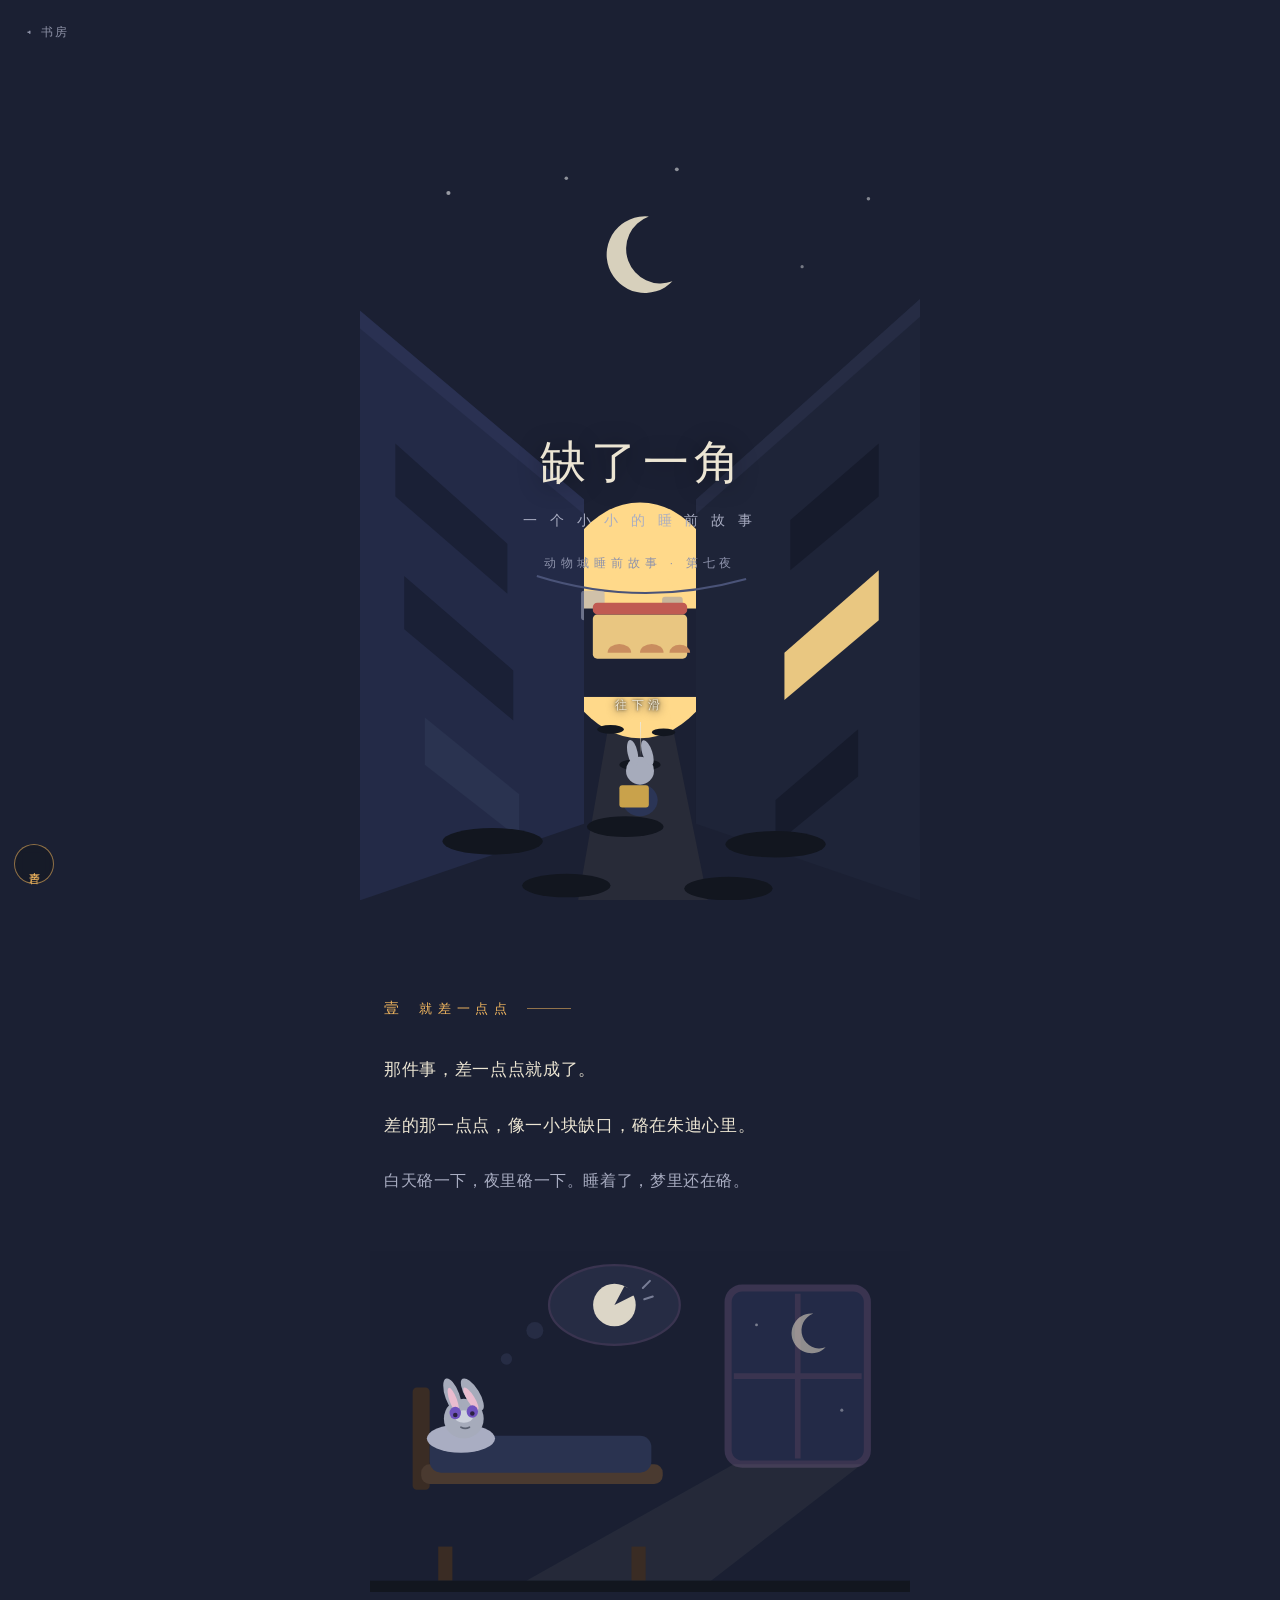
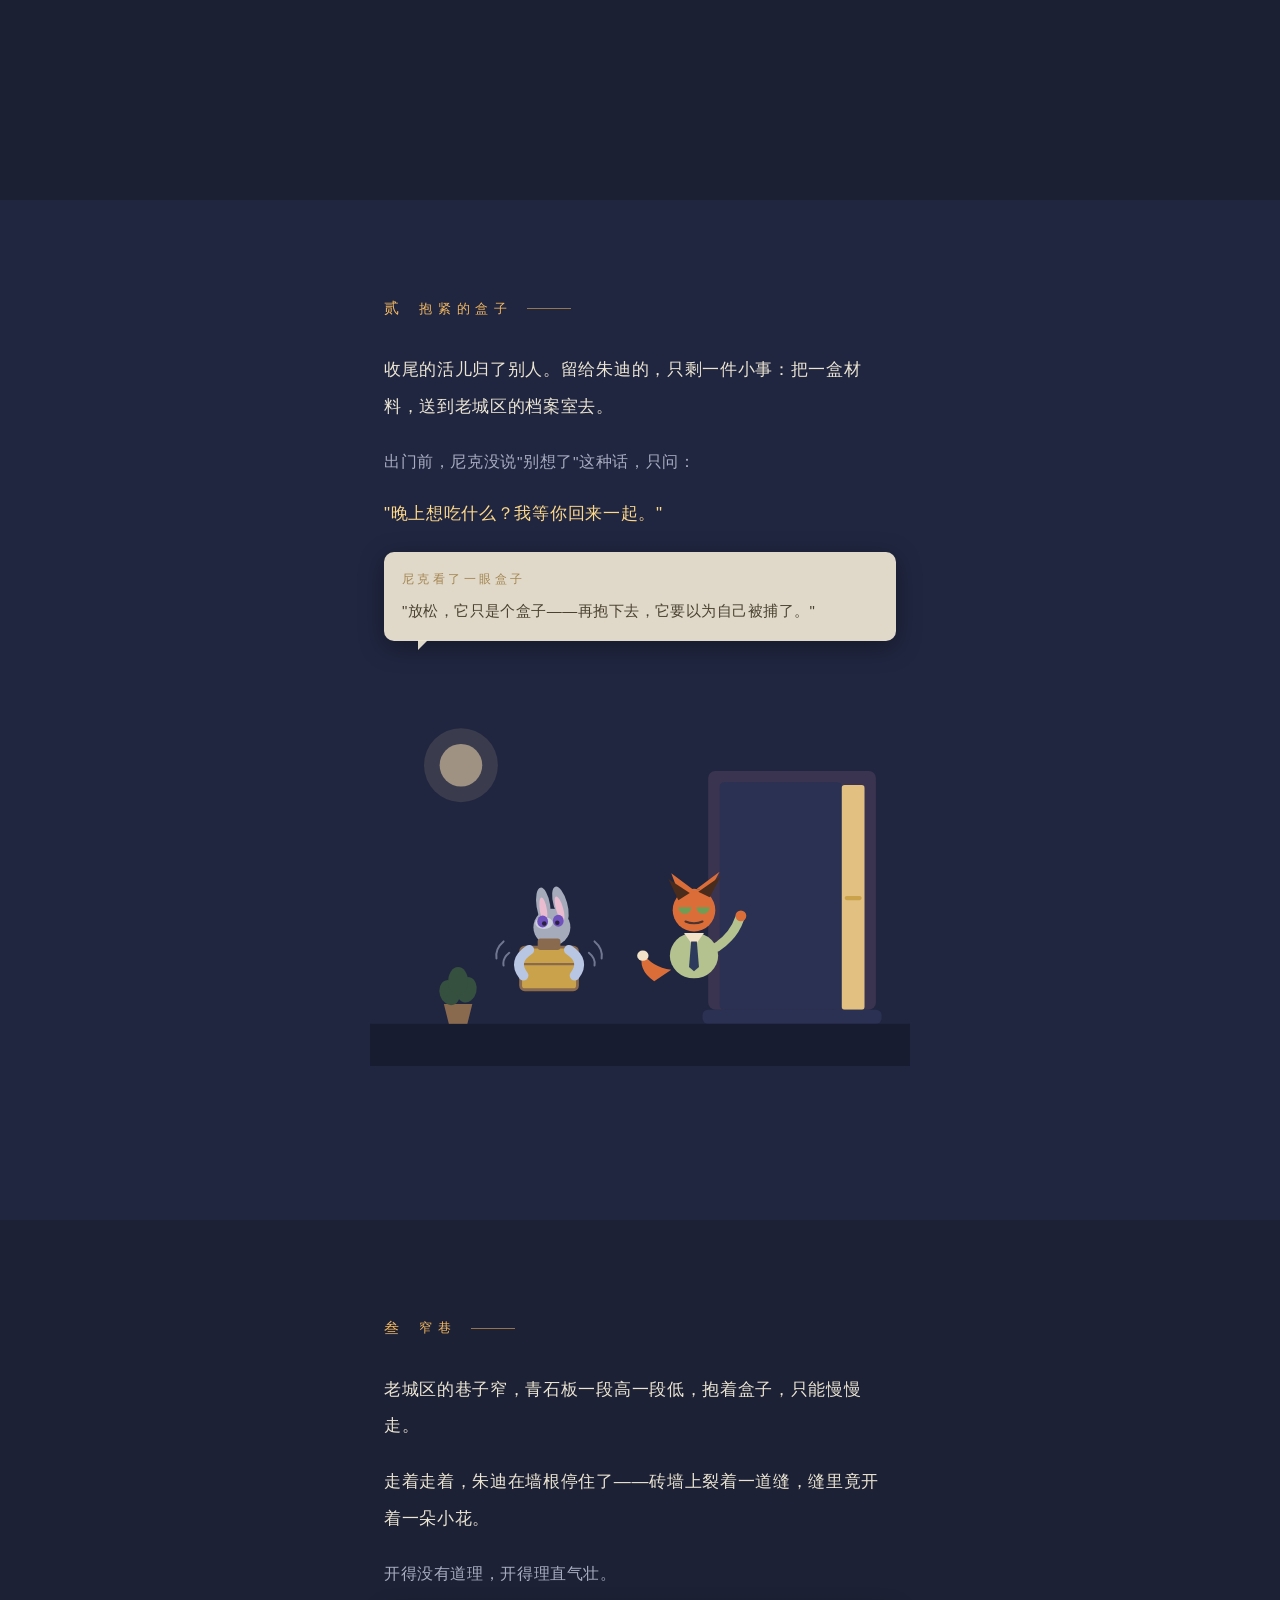
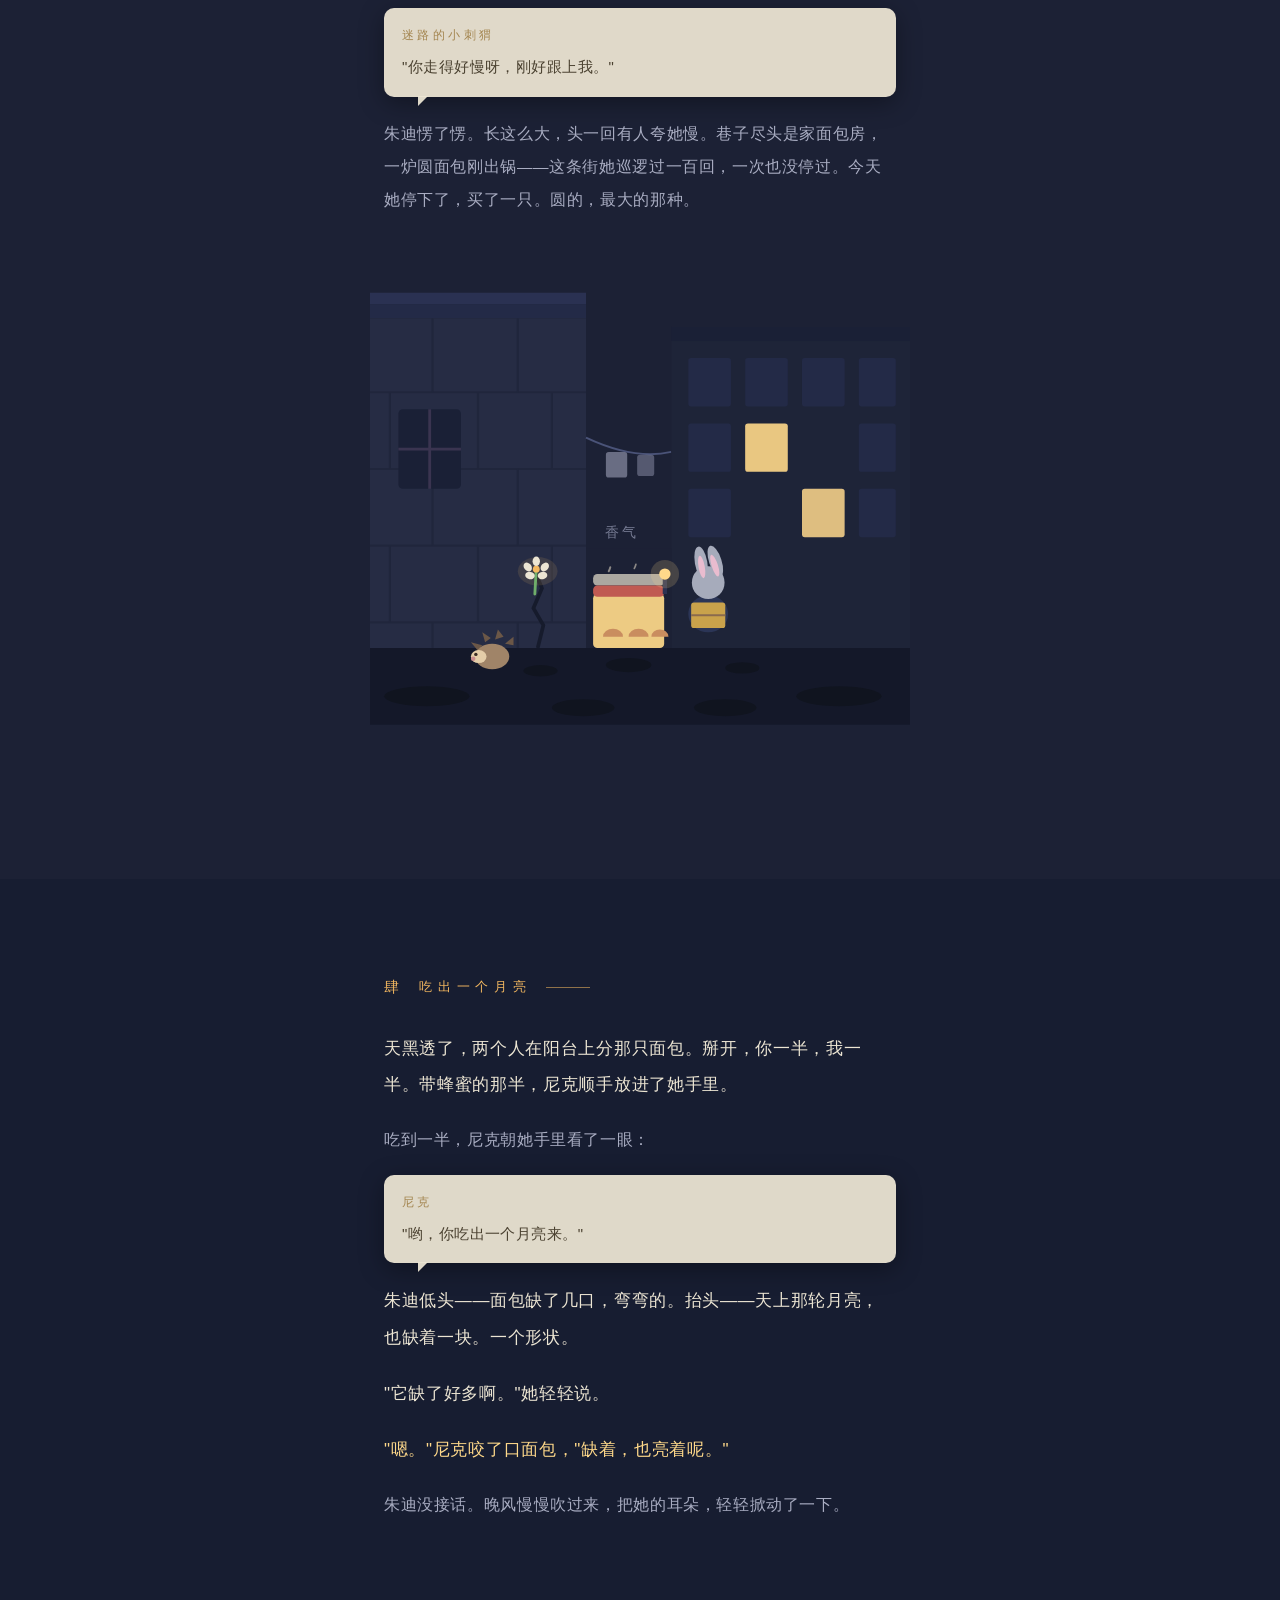
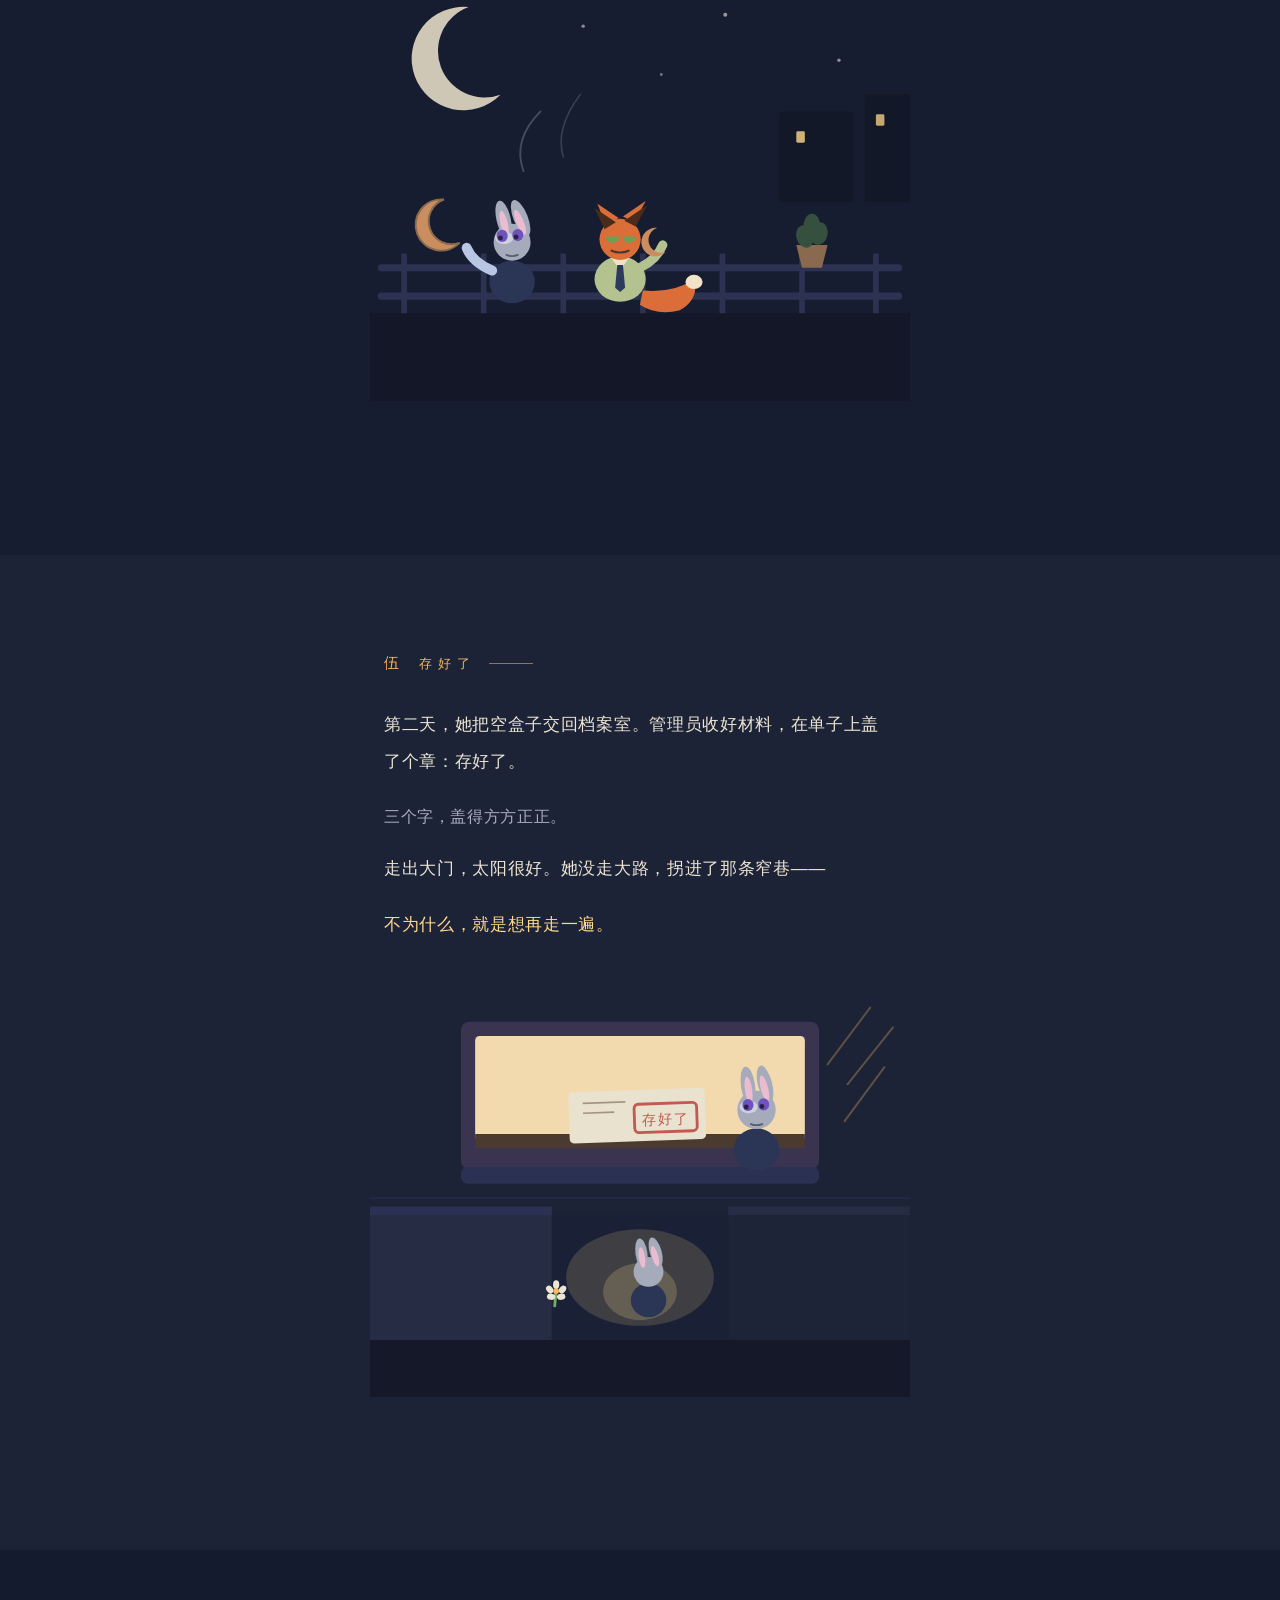
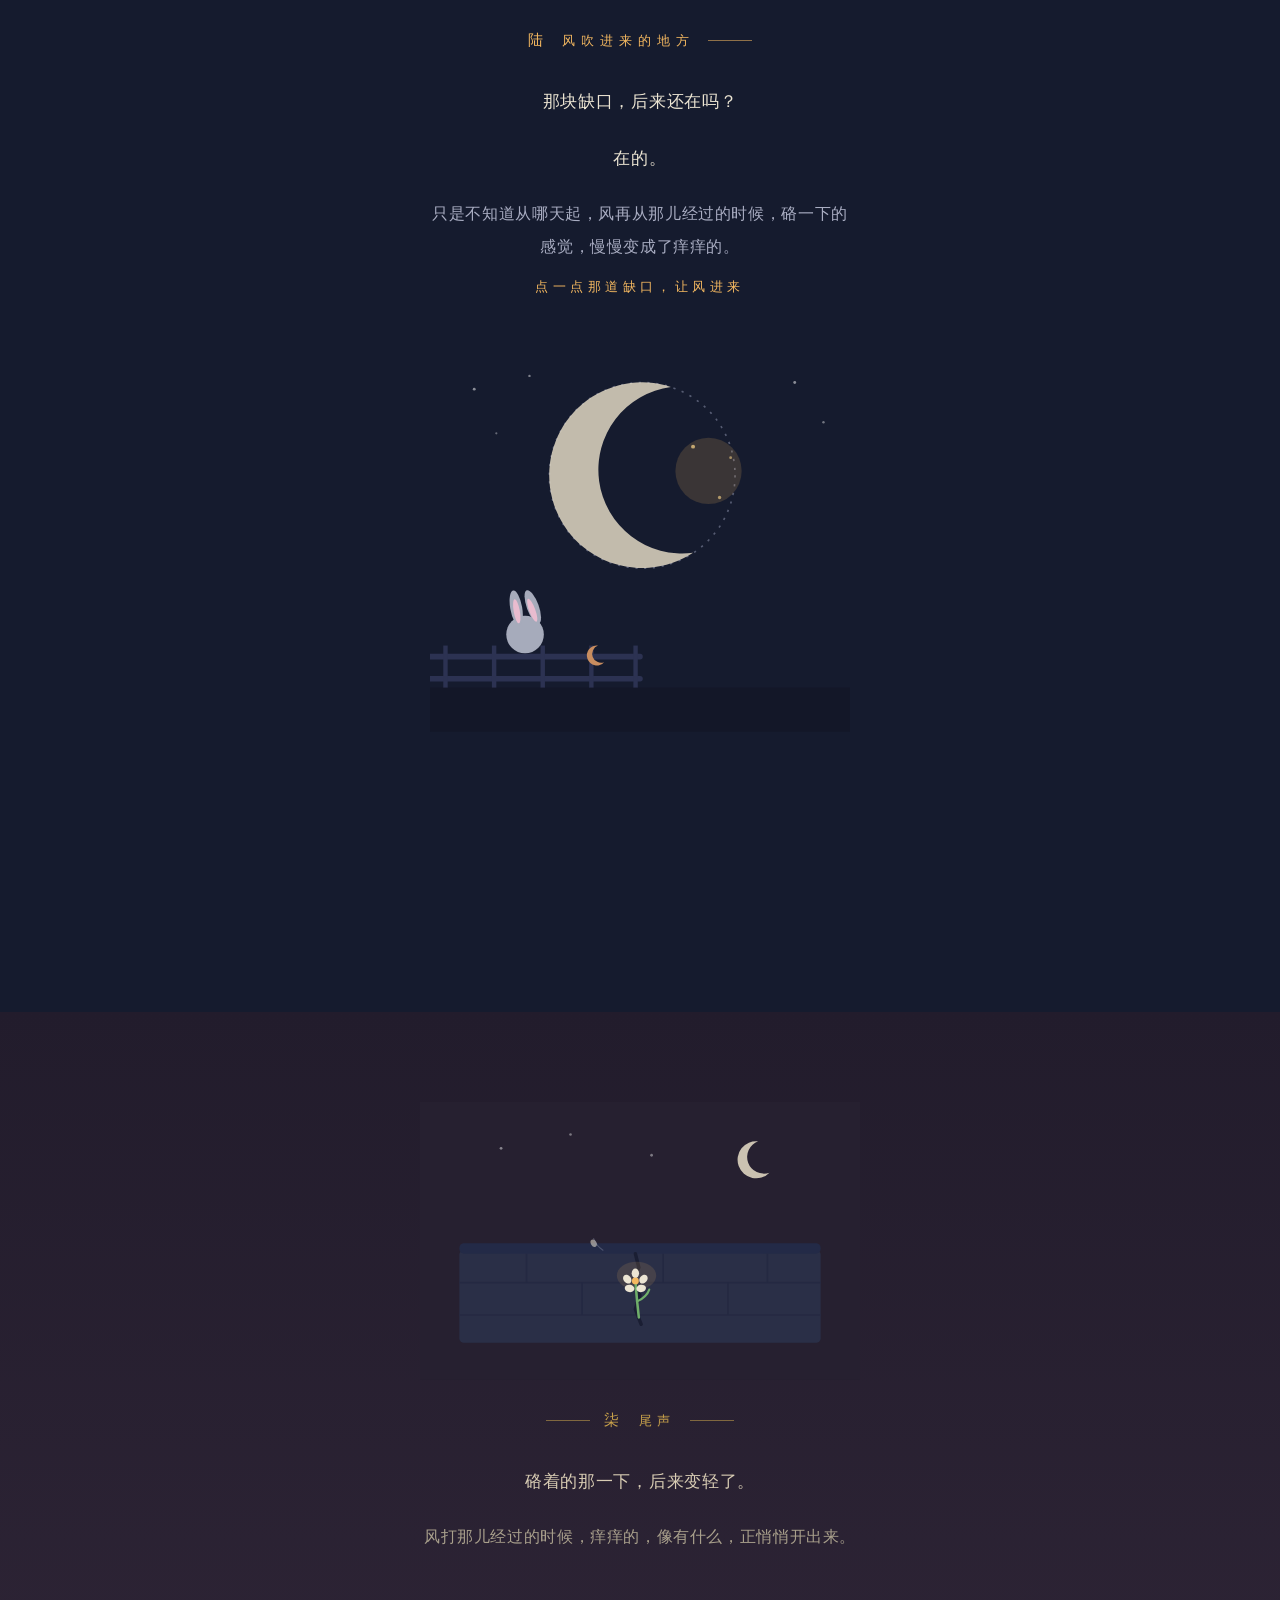
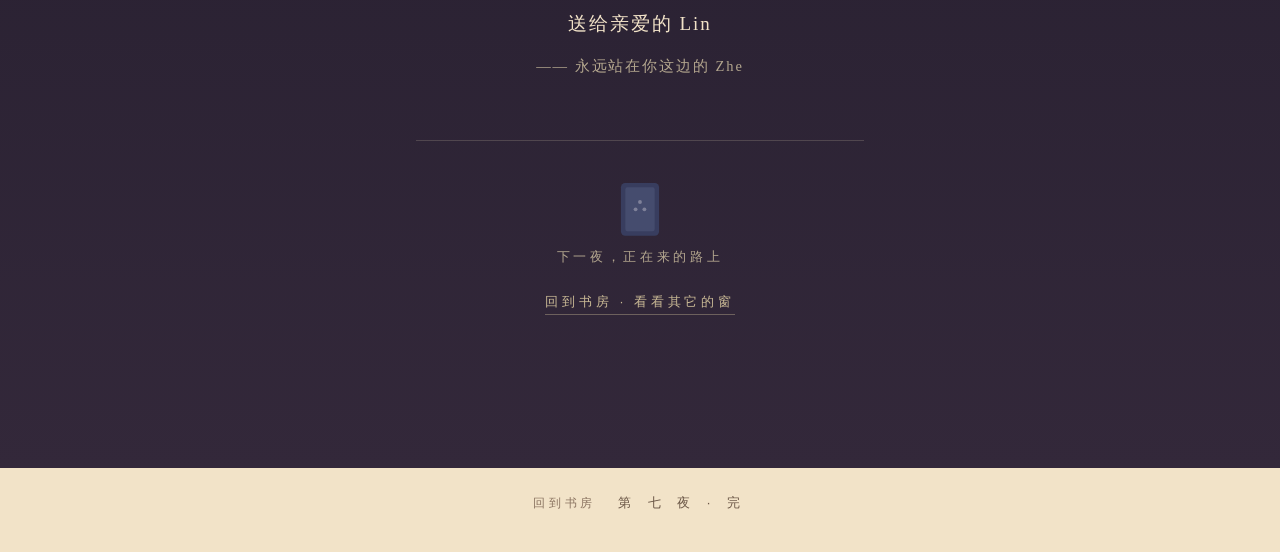
<file: missing/index.html>
<!DOCTYPE html>
<html lang="zh-CN">
<head>
<meta charset="UTF-8">
<meta name="viewport" content="width=device-width, initial-scale=1.0, viewport-fit=cover">
<meta name="theme-color" content="#1b2033">
<title>缺了一角 · 第七夜</title>
<link rel="icon" href="data:image/svg+xml,%3Csvg xmlns='http://www.w3.org/2000/svg' viewBox='0 0 100 100'%3E%3Ctext y='.9em' font-size='90'%3E%F0%9F%8C%97%3C/text%3E%3C/svg%3E">
<link rel="stylesheet" href="../assets/common.css">
<style>
/* ============================================================
   第七夜 ·《缺了一角》 —— 本页专属样式
   老城区的窄巷 · 点缺口起风 finale
   ============================================================ */
#s0,#s1{background:#1b2033}
#s2{background:#202640}
#s3{background:#1c2135}
#s4{background:#171d31}
#s5{background:#1d2337}
#s6{background:#151b2e}
#s7{background:linear-gradient(#221c2c 0%, #33283a 100%)}
footer{
  background:#f2e3c8;color:#6b5747;text-align:center;
  padding:26px 0 40px;letter-spacing:.5em;font-size:13px;
}
footer a{color:#8a7360;text-decoration:none;letter-spacing:.3em;font-size:12px;margin-right:1em}

/* ---------- 封面 ---------- */
#s0{align-items:center;text-align:center;justify-content:flex-end;padding-bottom:16vh}
#s0 .art svg{width:112%;max-width:560px}
#s0 .cover-block{position:relative;z-index:2;margin-bottom:5vh}
#s0 h1{
  font-family:var(--serif);font-weight:400;
  font-size:clamp(30px,9vw,46px);
  letter-spacing:.12em;text-indent:.12em;color:var(--cream);
  text-shadow:0 2px 24px rgba(0,0,0,.45);
}
#s0 .sub{margin-top:18px;color:var(--cream-dim);font-size:14px;letter-spacing:.32em}
#s0 .series-badge{margin-top:26px;color:#8d92ab;font-size:11.5px;letter-spacing:.42em}
.back-home{
  position:absolute;top:18px;left:16px;z-index:3;
  color:var(--cream-dim);text-decoration:none;
  font-size:12px;letter-spacing:.22em;opacity:.8;padding:6px 10px;
}
#s0 .cue{
  position:relative;z-index:2;margin-top:9vh;
  display:inline-flex;flex-direction:column;align-items:center;gap:8px;
  color:var(--cream);font-size:12px;letter-spacing:.4em;
  text-shadow:0 1px 10px rgba(10,13,24,.95),0 0 3px rgba(10,13,24,.9);
}
#s0 .cue i{
  width:1px;height:34px;background:linear-gradient(var(--cream),transparent);
  animation:cue 2.2s ease-in-out infinite;
}
@keyframes cue{0%,100%{opacity:.25;transform:scaleY(.55);transform-origin:top}50%{opacity:1;transform:scaleY(1)}}
.alleyglow{animation:glowbreathe 5s ease-in-out infinite}
@keyframes glowbreathe{0%,100%{opacity:.07}50%{opacity:.12}}

/* ---------- 正文场景：文字在上，插画跟随 ---------- */
.flowtop{justify-content:flex-start;padding-top:11vh}
.flowtop .artflow{position:relative;z-index:1;width:100%;max-width:540px;margin:4vh auto 0}
.flowtop .artflow svg{width:100%;height:auto;display:block}

/* ---------- s6：点缺口起风 ---------- */
#s6{justify-content:flex-start;padding-top:9vh}
#s6 .words{text-align:center;max-width:26em}
#s6 .hint{font-size:13px;letter-spacing:.34em;color:var(--cream-dim)}
#s6 .hint b{font-weight:400;color:var(--amber);animation:hintp 2.4s ease-in-out infinite}
@keyframes hintp{0%,100%{opacity:.55}50%{opacity:1}}
#finwrap{
  position:relative;z-index:2;width:100%;max-width:420px;margin:4.5vh auto 0;
  cursor:pointer;user-select:none;-webkit-user-select:none;
}
#finwrap svg{width:100%;height:auto;display:block}
#finring,#finmoon,#finhalo,#earup,#eartilt{transition:opacity 1.8s ease}
#finwrap.done #finring{opacity:0}
#finwrap.done #finmoon{opacity:.96}
#finwrap.done #finhalo{opacity:.14}
#finwrap.done #earup{opacity:0}
#finwrap.done #eartilt{opacity:1}
#fingap{transition:opacity 1.2s ease}
#finwrap.done #fingap{opacity:0}
#fingap .gapglow{animation:gapb 2.6s ease-in-out infinite}
@keyframes gapb{0%,100%{opacity:.1}50%{opacity:.28}}
.gustline{transition:opacity .7s ease}
.gustline.blow{opacity:.75}
.petal{
  position:absolute;z-index:5;width:9px;height:9px;
  background:#ece5d3;opacity:0;pointer-events:none;
  border-radius:0 100% 0 100%;
  animation:petaldrift 3s ease-in forwards;
}
.petal.dot{width:5px;height:5px;border-radius:50%;background:#ffd98a}
.petal.scent{width:auto;height:auto;background:none;border-radius:0;color:#e8dfc8;
  font-size:11px;font-family:var(--serif);letter-spacing:.1em;text-shadow:0 1px 8px rgba(0,0,0,.5)}
@keyframes petaldrift{
  0%{opacity:0;transform:translate(0,0) rotate(0)}
  12%{opacity:.9}
  100%{opacity:0;transform:translate(-150px,175px) rotate(230deg)}
}
#s6 .lines{min-height:5.4em;margin-top:4.5vh}
#s6 .lines p{
  font-family:var(--serif);font-size:16.5px;line-height:2.2;letter-spacing:.1em;margin-bottom:.35em;
}
#s6 .lines p span{opacity:0;transform:translateY(10px);display:inline-block;
  transition:opacity 1.3s ease,transform 1.3s ease}
#s6 .lines p.on span{opacity:1;transform:none}
#s6 .lines p:last-child span{color:var(--amber-soft)}

/* ---------- s7：尾声 ---------- */
#s7{justify-content:flex-start;padding-top:10vh}
#s7 .art{position:static;inset:auto;width:min(100%,440px);margin:0 auto 3vh}
#s7 .art svg{position:static;inset:auto;transform:none;width:100%;max-width:none;height:auto}
#s7 .words{margin-top:0;text-align:center;max-width:28em}
#s7 .kicker{justify-content:center;color:#c9a24b}
#s7 .kicker::before{content:"";flex:0 0 44px;height:1px;background:currentColor;opacity:.55}
#s7 .words p{color:#d9cdb4}
#s7 .words p.dim{color:#a9a08c}
.dedic{margin-top:3.2em;font-family:var(--serif);letter-spacing:.12em}
.dedic .to{font-size:19px;color:#f2e3c8;line-height:2}
.dedic .from{margin-top:1em;font-size:14.5px;color:#b3a68e}
.nextup{
  margin-top:4em;padding-top:2.4em;border-top:1px solid rgba(217,205,180,.2);
  display:flex;flex-direction:column;align-items:center;gap:10px;
}
.nextup .win-mini{width:44px;opacity:.85}
.nextup .win-mini svg{width:100%;height:auto;display:block}
.nextup .next-text{font-size:13px;color:#b3a68e;letter-spacing:.28em}
.nextup .back-study{
  margin-top:1.4em;font-size:12.5px;color:#c9b995;text-decoration:none;
  letter-spacing:.3em;border-bottom:1px solid rgba(201,185,149,.4);padding-bottom:3px;
}
</style>
</head>
<body>

<div id="vignette"></div>
<button id="sndBtn" aria-label="声音开关">声音</button>

<main>

<!-- ════════════ 封面 ════════════ -->
<section id="s0" class="scene">
  <a class="back-home" href="../" onclick="try{sessionStorage.setItem('zs_seen',1)}catch(e){}">◂ 书房</a>
  <div class="art">
    <svg viewBox="0 0 380 520" aria-hidden="true">
      <rect x="0" y="0" width="380" height="520" fill="#1b2033"/>
      <g fill="#fff">
        <circle cx="60" cy="40" r="1.4" opacity=".55"/><circle cx="140" cy="30" r="1.2" opacity=".5"/>
        <circle cx="215" cy="24" r="1.3" opacity=".5"/><circle cx="345" cy="44" r="1.2" opacity=".45"/>
        <circle cx="300" cy="90" r="1.1" opacity=".4"/>
      </g>
      <!-- 缺月 -->
      <path d="M196 56 a26 26 0 1 0 16 44 a20 20 0 0 1 -16 -44 Z" fill="#e8dfc8" opacity=".92"/>
      <!-- 巷子尽头的暖光 -->
      <ellipse class="alleyglow" cx="190" cy="330" rx="60" ry="80" fill="#ffd98a"/>
      <ellipse cx="190" cy="336" rx="30" ry="44" fill="#ffd98a" opacity=".08"/>
      <!-- 左侧老屋 -->
      <path d="M0 120 L152 248 L152 468 L0 520 Z" fill="#232a47"/>
      <path d="M0 120 L152 248 L152 258 L0 132 Z" fill="#2a3152"/>
      <path d="M24 210 L100 278 L100 312 L24 246 Z" fill="#1a2036"/>
      <path d="M30 300 L104 364 L104 398 L30 336 Z" fill="#1a2036"/>
      <path d="M44 396 L108 448 L108 478 L44 428 Z" fill="#2a3350"/>
      <!-- 右侧老屋 -->
      <path d="M380 112 L228 248 L228 468 L380 520 Z" fill="#1e2438"/>
      <path d="M380 112 L228 248 L228 258 L380 124 Z" fill="#262c44"/>
      <path d="M352 210 L292 262 L292 296 L352 246 Z" fill="#161b2c"/>
      <path d="M352 296 L288 352 L288 384 L352 330 Z" fill="#ffd98a" opacity=".9"/>
      <path d="M338 404 L282 452 L282 482 L338 436 Z" fill="#161b2c"/>
      <!-- 晾衣绳 -->
      <path d="M120 300 Q190 322 262 302" stroke="#4a5378" stroke-width="1.4" fill="none"/>
      <rect x="150" y="310" width="16" height="20" rx="2" fill="#a9adc2" opacity=".55"/>
      <rect x="205" y="314" width="14" height="18" rx="2" fill="#8d92ab" opacity=".5"/>
      <!-- 巷尽头的小面包房 -->
      <rect x="152" y="322" width="76" height="60" fill="#1c2135"/>
      <rect x="158" y="326" width="64" height="30" rx="3" fill="#ffd98a" opacity=".9"/>
      <g fill="#c98d5f">
        <path d="M168 352 a8 6 0 0 1 16 0 Z"/><path d="M190 352 a8 6 0 0 1 16 0 Z"/><path d="M210 352 a7 5.5 0 0 1 14 0 Z"/>
      </g>
      <rect x="158" y="318" width="64" height="8" rx="3" fill="#c05a52"/>
      <!-- 月光落在巷口 -->
      <path d="M172 382 L208 382 L236 520 L148 520 Z" fill="#ffd98a" opacity=".06"/>
      <!-- 青石板 -->
      <g fill="#12161f">
        <ellipse cx="90" cy="480" rx="34" ry="9"/><ellipse cx="180" cy="470" rx="26" ry="7"/><ellipse cx="282" cy="482" rx="34" ry="9"/>
        <ellipse cx="140" cy="510" rx="30" ry="8"/><ellipse cx="250" cy="512" rx="30" ry="8"/>
        <ellipse cx="190" cy="428" rx="14" ry="4"/><ellipse cx="170" cy="404" rx="9" ry="3"/><ellipse cx="206" cy="406" rx="8" ry="2.6"/>
      </g>
      <!-- 抱着盒子的小小背影 -->
      <g>
        <ellipse cx="190" cy="452" rx="12" ry="11" fill="#2B3556"/>
        <circle cx="190" cy="432" r="9.5" fill="#A6ABBB"/>
        <ellipse cx="185" cy="420" rx="3.4" ry="9" transform="rotate(-12 185 420)" fill="#A6ABBB"/>
        <ellipse cx="195" cy="420" rx="3.4" ry="9" transform="rotate(-18 195 420)" fill="#A6ABBB"/>
        <rect x="176" y="442" width="20" height="15" rx="2" fill="#c9a24b"/>
      </g>
    </svg>
  </div>
  <div class="cover-block">
    <h1>缺了一角</h1>
    <div class="sub">一 个 小 小 的 睡 前 故 事</div>
    <div class="series-badge">动物城睡前故事 · 第七夜</div>
  </div>
  <div class="cue"><span>往下滑</span><i></i></div>
</section>

<!-- ════════════ 一 · 就差一点点 ════════════ -->
<section id="s1" class="scene flowtop">
  <div class="words">
    <div class="kicker reveal"><span class="num">壹</span><span>就差一点点</span></div>
    <p class="reveal" style="--d:.15s">那件事，差一点点就成了。</p>
    <p class="reveal" style="--d:.35s">差的那一点点，像一小块缺口，硌在朱迪心里。</p>
    <p class="reveal dim" style="--d:.55s">白天硌一下，夜里硌一下。睡着了，梦里还在硌。</p>
  </div>
  <div class="artflow">
    <svg viewBox="0 0 380 240" aria-hidden="true">
      <rect x="0" y="0" width="380" height="240" fill="#1a1f32"/>
      <!-- 夜里的窗 -->
      <rect x="252" y="26" width="98" height="124" rx="10" fill="#232a47"/>
      <rect x="252" y="26" width="98" height="124" rx="10" fill="none" stroke="#3a3450" stroke-width="5"/>
      <line x1="301" y1="30" x2="301" y2="146" stroke="#3a3450" stroke-width="4"/>
      <line x1="256" y1="88" x2="346" y2="88" stroke="#3a3450" stroke-width="4"/>
      <path d="M312 44 a14 14 0 1 0 8.6 23.8 a11 11 0 0 1 -8.6 -23.8 Z" fill="#e8dfc8" opacity=".55"/>
      <g fill="#fff"><circle cx="272" cy="52" r="1" opacity=".4"/><circle cx="332" cy="112" r="1.1" opacity=".35"/></g>
      <!-- 月光斜进来 -->
      <path d="M256 150 L346 150 L240 232 L110 232 Z" fill="#e8dfc8" opacity=".05"/>
      <!-- 小床 -->
      <rect x="30" y="96" width="12" height="72" rx="3" fill="#3a2c24"/>
      <rect x="36" y="150" width="170" height="14" rx="6" fill="#4a3a30"/>
      <rect x="48" y="208" width="10" height="24" fill="#3a2c24"/>
      <rect x="184" y="208" width="10" height="24" fill="#3a2c24"/>
      <rect x="42" y="130" width="156" height="26" rx="8" fill="#2a3350"/>
      <ellipse cx="64" cy="132" rx="24" ry="10" fill="#a9adc2"/>
      <!-- 躺着睡不着的朱迪（睁着眼） -->
      <g>
        <circle cx="66" cy="118" r="14" fill="#A6ABBB"/>
        <ellipse cx="58" cy="102" rx="5" ry="13" transform="rotate(-20 58 102)" fill="#A6ABBB"/>
        <ellipse cx="72" cy="101" rx="5" ry="13" transform="rotate(-32 72 101)" fill="#A6ABBB"/>
        <ellipse cx="58.6" cy="105" rx="2.6" ry="9.2" transform="rotate(-20 58.6 105)" fill="#E9BCCF"/>
        <ellipse cx="71" cy="104" rx="2.6" ry="9.2" transform="rotate(-32 71 104)" fill="#E9BCCF"/>
        <ellipse cx="66" cy="116.5" rx="6.6" ry="4.4" fill="#CDD1DC"/>
        <ellipse cx="60" cy="114" rx="4" ry="4.4" fill="#6F52BE"/><ellipse cx="72" cy="113" rx="4" ry="4.4" fill="#6F52BE"/>
        <circle cx="60" cy="115.4" r="1.6" fill="#2A2140"/><circle cx="72" cy="114.4" r="1.6" fill="#2A2140"/>
        <path d="M64 124 Q67 125.6 70 124" stroke="#5A6070" stroke-width="1.2" fill="none" stroke-linecap="round"/>
      </g>
      <!-- 梦泡泡里，缺了一角的圆 -->
      <circle cx="96" cy="76" r="4" fill="#262c44"/>
      <circle cx="116" cy="56" r="6" fill="#262c44"/>
      <ellipse cx="172" cy="38" rx="46" ry="28" fill="#262c44" stroke="#3a3450" stroke-width="1.6"/>
      <circle cx="172" cy="38" r="15" fill="#ece5d3" opacity=".92"/>
      <path d="M172 38 L186 31 A15 15 0 0 0 179 24.8 Z" fill="#262c44"/>
      <g stroke="#8d92ab" stroke-width="1.4" fill="none" stroke-linecap="round" opacity=".8">
        <line x1="192" y1="26" x2="197" y2="21"/><line x1="193" y1="34" x2="199" y2="32"/>
      </g>
      <rect x="0" y="232" width="380" height="8" fill="#12161f"/>
    </svg>
  </div>
</section>

<!-- ════════════ 二 · 抱紧的盒子 ════════════ -->
<section id="s2" class="scene flowtop">
  <div class="words">
    <div class="kicker reveal"><span class="num">贰</span><span>抱紧的盒子</span></div>
    <p class="reveal" style="--d:.15s">收尾的活儿归了别人。留给朱迪的，只剩一件小事：把一盒材料，送到老城区的档案室去。</p>
    <p class="reveal dim" style="--d:.35s">出门前，尼克没说"别想了"这种话，只问：</p>
    <p class="reveal say" style="--d:.55s">"晚上想吃什么？我等你回来一起。"</p>
    <div class="bubble reveal" style="--d:.8s">
      <span class="who">尼克看了一眼盒子</span>
      "放松，它只是个盒子——再抱下去，它要以为自己被捕了。"
    </div>
  </div>
  <div class="artflow">
    <svg viewBox="0 0 380 260" aria-hidden="true">
      <rect x="0" y="0" width="380" height="260" fill="#202640"/>
      <!-- 清晨的淡太阳 -->
      <circle cx="64" cy="48" r="26" fill="#f2d9ae" opacity=".12"/>
      <circle cx="64" cy="48" r="15" fill="#f2d9ae" opacity=".55"/>
      <!-- 家门（虚掩，屋里暖光） -->
      <rect x="238" y="52" width="118" height="168" rx="5" fill="#3a3450"/>
      <rect x="246" y="60" width="86" height="160" rx="3" fill="#2a3152"/>
      <rect x="332" y="62" width="16" height="158" rx="2" fill="#ffd98a" opacity=".85"/>
      <rect x="334" y="140" width="12" height="3" rx="1.5" fill="#c9a24b"/>
      <rect x="234" y="220" width="126" height="10" rx="4" fill="#2a3152"/>
      <!-- 倚着门框的尼克 -->
      <g>
        <path d="M212 192 Q198 190 192 180 Q188 192 200 200 Z" fill="#DB6E38"/>
        <ellipse cx="192" cy="182" rx="4" ry="3.6" fill="#F2E3C8"/>
        <ellipse cx="228" cy="182" rx="17" ry="16" fill="#B3C28E"/>
        <path d="M221 166 L228 176 L235 166 Z" fill="#F2E3C8"/>
        <path d="M226 172 L230 172 L231.5 190 L228 193 L224.5 190 Z" fill="#2E3A5C"/>
        <circle cx="228" cy="150" r="15" fill="#DB6E38"/>
        <path d="M218 140 L212 124 L228 136 Z" fill="#DB6E38"/>
        <path d="M238 138 L246 123 L230 135 Z" fill="#DB6E38"/>
        <path d="M217 143 L210 128 L225 138 Z" fill="#4A2C1C"/>
        <path d="M239 141 L247 126 L231 137 Z" fill="#4A2C1C"/>
        <path d="M217 148 A4.6 4.6 0 0 0 226.2 148 Z" fill="#6E9E55"/>
        <path d="M229.8 148 A4.6 4.6 0 0 0 239 148 Z" fill="#6E9E55"/>
        <path d="M222 158 Q228 160.5 234 158" stroke="#4E3430" stroke-width="1.5" fill="none" stroke-linecap="round"/>
        <path d="M244 176 Q256 168 260 156" stroke="#B3C28E" stroke-width="6.5" fill="none" stroke-linecap="round"/>
        <circle cx="261" cy="154" r="3.8" fill="#DB6E38"/>
      </g>
      <!-- 抱紧盒子的朱迪 -->
      <g>
        <ellipse cx="128" cy="192" rx="16" ry="15" fill="#2B3556"/>
        <circle cx="128" cy="162" r="13" fill="#A6ABBB"/>
        <ellipse cx="122" cy="147" rx="4.8" ry="13" transform="rotate(-9 122 147)" fill="#A6ABBB"/>
        <ellipse cx="134" cy="146" rx="4.8" ry="13" transform="rotate(-16 134 146)" fill="#A6ABBB"/>
        <ellipse cx="122" cy="150" rx="2.5" ry="9" transform="rotate(-9 122 150)" fill="#E9BCCF"/>
        <ellipse cx="133.4" cy="149" rx="2.5" ry="9" transform="rotate(-16 133.4 149)" fill="#E9BCCF"/>
        <ellipse cx="122.5" cy="159" rx="6.2" ry="4.2" fill="#CDD1DC"/>
        <ellipse cx="121.5" cy="158" rx="3.8" ry="4.2" fill="#6F52BE"/>
        <ellipse cx="132.5" cy="157.4" rx="3.8" ry="4.2" fill="#6F52BE"/>
        <circle cx="122.6" cy="159.4" r="1.6" fill="#2A2140"/><circle cx="131.8" cy="158.8" r="1.6" fill="#2A2140"/>
        <rect x="106" y="176" width="40" height="30" rx="3" fill="#c9a24b"/>
        <rect x="106" y="176" width="40" height="30" rx="3" fill="none" stroke="#8a6a4e" stroke-width="2"/>
        <line x1="106" y1="188" x2="146" y2="188" stroke="#8a6a4e" stroke-width="1.6"/>
        <rect x="118" y="170" width="16" height="8" rx="2" fill="#8a6a4e"/>
        <path d="M112 178 Q100 186 108 196" stroke="#B8C6E4" stroke-width="7" fill="none" stroke-linecap="round"/>
        <path d="M140 178 Q152 186 144 196" stroke="#B8C6E4" stroke-width="7" fill="none" stroke-linecap="round"/>
        <!-- 盒子吓得发抖的小弧线 -->
        <g stroke="#8d92ab" stroke-width="1.4" fill="none" stroke-linecap="round" opacity=".75">
          <path d="M98 180 q-5 4 -4 9"/><path d="M94 172 q-6 5 -5 12"/>
          <path d="M154 180 q5 4 4 9"/><path d="M158 172 q6 5 5 12"/>
        </g>
      </g>
      <!-- 门口的小盆栽 -->
      <path d="M52 216 L72 216 L68 232 L56 232 Z" fill="#8a6a4e"/>
      <g fill="#35503f">
        <ellipse cx="56" cy="208" rx="7" ry="9" transform="rotate(-18 56 208)"/>
        <ellipse cx="68" cy="206" rx="7" ry="9" transform="rotate(14 68 206)"/>
        <ellipse cx="62" cy="200" rx="7" ry="10"/>
      </g>
      <rect x="0" y="230" width="380" height="30" fill="#171c30"/>
    </svg>
  </div>
</section>

<!-- ════════════ 三 · 窄巷 ════════════ -->
<section id="s3" class="scene flowtop">
  <div class="words">
    <div class="kicker reveal"><span class="num">叁</span><span>窄巷</span></div>
    <p class="reveal" style="--d:.15s">老城区的巷子窄，青石板一段高一段低，抱着盒子，只能慢慢走。</p>
    <p class="reveal" style="--d:.35s">走着走着，朱迪在墙根停住了——砖墙上裂着一道缝，缝里竟开着一朵小花。</p>
    <p class="reveal dim" style="--d:.55s">开得没有道理，开得理直气壮。</p>
    <div class="bubble reveal" style="--d:.8s">
      <span class="who">迷路的小刺猬</span>
      "你走得好慢呀，刚好跟上我。"
    </div>
    <p class="reveal dim" style="--d:1s">朱迪愣了愣。长这么大，头一回有人夸她慢。巷子尽头是家面包房，一炉圆面包刚出锅——这条街她巡逻过一百回，一次也没停过。今天她停下了，买了一只。圆的，最大的那种。</p>
  </div>
  <div class="artflow">
    <svg viewBox="0 0 380 320" aria-hidden="true">
      <rect x="0" y="0" width="380" height="320" fill="#1c2135"/>
      <!-- 左侧砖墙 -->
      <rect x="0" y="16" width="152" height="8" fill="#2a3152"/>
      <rect x="0" y="24" width="152" height="10" fill="#232a47"/>
      <rect x="0" y="34" width="152" height="232" fill="#262c44"/>
      <g stroke="#20263c" stroke-width="1.5">
        <line x1="0" y1="86" x2="152" y2="86"/><line x1="0" y1="140" x2="152" y2="140"/>
        <line x1="0" y1="194" x2="152" y2="194"/><line x1="0" y1="248" x2="152" y2="248"/>
        <line x1="44" y1="34" x2="44" y2="86"/><line x1="104" y1="34" x2="104" y2="86"/>
        <line x1="14" y1="86" x2="14" y2="140"/><line x1="76" y1="86" x2="76" y2="140"/><line x1="128" y1="86" x2="128" y2="140"/>
        <line x1="44" y1="140" x2="44" y2="194"/><line x1="104" y1="140" x2="104" y2="194"/>
        <line x1="14" y1="194" x2="14" y2="248"/><line x1="76" y1="194" x2="76" y2="248"/><line x1="128" y1="194" x2="128" y2="248"/>
        <line x1="44" y1="248" x2="44" y2="266"/><line x1="104" y1="248" x2="104" y2="266"/>
      </g>
      <!-- 左墙木窗 -->
      <rect x="20" y="98" width="44" height="56" rx="3" fill="#1a2036"/>
      <line x1="42" y1="98" x2="42" y2="154" stroke="#3a3450" stroke-width="2"/>
      <line x1="20" y1="126" x2="64" y2="126" stroke="#3a3450" stroke-width="2"/>
      <!-- 砖缝的裂缝与小花 -->
      <path d="M118 266 l4 -16 -7 -12 6 -14 -5 -12" stroke="#161b2c" stroke-width="2.6" fill="none"/>
      <ellipse cx="118" cy="212" rx="14" ry="10" fill="#f4b860" opacity=".12"/>
      <line x1="116" y1="228" x2="117" y2="210" stroke="#6fae6a" stroke-width="2" stroke-linecap="round"/>
      <g fill="#ece5d3">
        <ellipse cx="117" cy="205" rx="2.6" ry="3.4"/>
        <ellipse cx="111" cy="209" rx="2.6" ry="3.4" transform="rotate(-40 111 209)"/>
        <ellipse cx="123" cy="209" rx="2.6" ry="3.4" transform="rotate(40 123 209)"/>
        <ellipse cx="112.6" cy="215" rx="2.6" ry="3.4" transform="rotate(-80 112.6 215)"/>
        <ellipse cx="121.4" cy="215" rx="2.6" ry="3.4" transform="rotate(80 121.4 215)"/>
      </g>
      <circle cx="117" cy="210.5" r="2.4" fill="#f4b860"/>
      <!-- 晾衣绳 -->
      <path d="M152 118 Q186 134 212 128" stroke="#4a5378" stroke-width="1.4" fill="none"/>
      <rect x="166" y="128" width="15" height="18" rx="2" fill="#a9adc2" opacity=".55"/>
      <rect x="188" y="130" width="12" height="15" rx="2" fill="#8d92ab" opacity=".5"/>
      <!-- 右侧楼 -->
      <rect x="212" y="40" width="168" height="10" fill="#1a2036"/>
      <rect x="212" y="50" width="168" height="216" fill="#1e2438"/>
      <g fill="#232a47">
        <rect x="224" y="62" width="30" height="34" rx="2"/><rect x="264" y="62" width="30" height="34" rx="2"/>
        <rect x="304" y="62" width="30" height="34" rx="2"/><rect x="344" y="62" width="26" height="34" rx="2"/>
        <rect x="224" y="108" width="30" height="34" rx="2"/><rect x="344" y="108" width="26" height="34" rx="2"/>
        <rect x="224" y="154" width="30" height="34" rx="2"/><rect x="304" y="154" width="30" height="34" rx="2"/>
        <rect x="344" y="154" width="26" height="34" rx="2"/>
      </g>
      <g fill="#ffd98a">
        <rect x="264" y="108" width="30" height="34" rx="2" opacity=".9"/>
        <rect x="304" y="154" width="30" height="34" rx="2" opacity=".85"/>
      </g>
      <rect x="212" y="266" width="168" height="8" fill="#161b2c"/>
      <!-- 巷子尽头的面包房 -->
      <rect x="152" y="196" width="60" height="70" fill="#1c2135"/>
      <rect x="157" y="228" width="50" height="38" rx="3" fill="#ffd98a" opacity=".92"/>
      <g fill="#c98d5f">
        <path d="M164 258 a7 5.5 0 0 1 14 0 Z"/><path d="M182 258 a7 5.5 0 0 1 14 0 Z"/><path d="M198 258 a6 5 0 0 1 12 0 Z"/>
      </g>
      <rect x="157" y="214" width="50" height="8" rx="3" fill="#e9e2cf" opacity=".7"/>
      <rect x="157" y="222" width="50" height="8" rx="3" fill="#c05a52"/>
      <rect x="206" y="216" width="3" height="12" fill="#2c3252"/>
      <circle cx="207.5" cy="214" r="4" fill="#ffd98a"/>
      <circle cx="207.5" cy="214" r="10" fill="#ffd98a" opacity=".18"/>
      <!-- 面包香气 -->
      <path class="steam" d="M168 212 q3 -6 0 -11" stroke="#e8dfc8" stroke-width="1.4" fill="none" stroke-linecap="round"/>
      <path class="steam" d="M186 210 q3 -6 0 -11" stroke="#e8dfc8" stroke-width="1.2" fill="none" stroke-linecap="round" style="animation-delay:1.6s"/>
      <text x="177" y="188" text-anchor="middle" font-size="10" fill="#8d92ab" letter-spacing="2" opacity=".8" style="font-family:var(--serif)">香气</text>
      <!-- 青石板路 -->
      <rect x="0" y="266" width="380" height="54" fill="#141829"/>
      <g fill="#10141f">
        <ellipse cx="40" cy="300" rx="30" ry="7"/><ellipse cx="330" cy="300" rx="30" ry="7"/>
        <ellipse cx="150" cy="308" rx="22" ry="6"/><ellipse cx="250" cy="308" rx="22" ry="6"/>
        <ellipse cx="182" cy="278" rx="16" ry="5"/><ellipse cx="120" cy="282" rx="12" ry="4"/><ellipse cx="262" cy="280" rx="12" ry="4"/>
      </g>
      <!-- 迷路的小刺猬 -->
      <g>
        <path d="M76 268 l-5 -6 8 2 Z M81 262 l-2 -7 6 4 Z M88 260 l2 -7 4 5 Z M95 263 l6 -5 0 6 Z" fill="#6b5747"/>
        <ellipse cx="86" cy="272" rx="12" ry="9" fill="#a08468"/>
        <ellipse cx="76.5" cy="272" rx="5.5" ry="4.6" fill="#e4cda8"/>
        <circle cx="74.5" cy="270.5" r="1.2" fill="#3a2c24"/>
        <circle cx="72.6" cy="273.6" r="1.6" fill="#c98d8d"/>
      </g>
      <!-- 抱着盒子的背影 -->
      <g>
        <ellipse cx="238" cy="242" rx="14" ry="13" fill="#2B3556"/>
        <circle cx="238" cy="220" r="11.5" fill="#A6ABBB"/>
        <ellipse cx="233" cy="206" rx="4.4" ry="11.5" transform="rotate(-10 233 206)" fill="#A6ABBB"/>
        <ellipse cx="243" cy="205" rx="4.4" ry="11.5" transform="rotate(-18 243 205)" fill="#A6ABBB"/>
        <ellipse cx="233.4" cy="209" rx="2.2" ry="8" transform="rotate(-10 233.4 209)" fill="#E9BCCF"/>
        <ellipse cx="242.6" cy="208" rx="2.2" ry="8" transform="rotate(-18 242.6 208)" fill="#E9BCCF"/>
        <rect x="226" y="234" width="24" height="18" rx="2" fill="#c9a24b"/>
        <line x1="226" y1="243" x2="250" y2="243" stroke="#8a6a4e" stroke-width="1.4"/>
      </g>
    </svg>
  </div>
</section>

<!-- ════════════ 四 · 吃出一个月亮 ════════════ -->
<section id="s4" class="scene flowtop">
  <div class="words">
    <div class="kicker reveal"><span class="num">肆</span><span>吃出一个月亮</span></div>
    <p class="reveal" style="--d:.15s">天黑透了，两个人在阳台上分那只面包。掰开，你一半，我一半。带蜂蜜的那半，尼克顺手放进了她手里。</p>
    <p class="reveal dim" style="--d:.35s">吃到一半，尼克朝她手里看了一眼：</p>
    <div class="bubble reveal" style="--d:.55s">
      <span class="who">尼克</span>
      "哟，你吃出一个月亮来。"
    </div>
    <p class="reveal" style="--d:.8s">朱迪低头——面包缺了几口，弯弯的。抬头——天上那轮月亮，也缺着一块。一个形状。</p>
    <p class="reveal" style="--d:1s">"它缺了好多啊。"她轻轻说。</p>
    <p class="reveal say" style="--d:1.2s">"嗯。"尼克咬了口面包，"缺着，也亮着呢。"</p>
    <p class="reveal dim" style="--d:1.4s">朱迪没接话。晚风慢慢吹过来，把她的耳朵，轻轻掀动了一下。</p>
  </div>
  <div class="artflow">
    <svg viewBox="0 0 380 300" aria-hidden="true">
      <rect x="0" y="0" width="380" height="300" fill="#171d31"/>
      <!-- 缺月 -->
      <g transform="translate(-345,-95) scale(1.4)">
        <path d="M296 84 a26 26 0 1 0 16 44 a20 20 0 0 1 -16 -44 Z" fill="#e8dfc8" opacity=".88"/>
      </g>
      <g fill="#fff">
        <circle cx="150" cy="36" r="1.2" opacity=".5"/><circle cx="250" cy="28" r="1.4" opacity=".55"/>
        <circle cx="330" cy="60" r="1.2" opacity=".5"/><circle cx="205" cy="70" r="1" opacity=".4"/>
      </g>
      <!-- 远处楼影 -->
      <g fill="#131829"><rect x="288" y="96" width="52" height="64" rx="2"/><rect x="348" y="84" width="32" height="76" rx="2"/></g>
      <g fill="#ffd98a"><rect x="300" y="110" width="6" height="8" rx="1" opacity=".8"/><rect x="356" y="98" width="6" height="8" rx="1" opacity=".75"/></g>
      <!-- 晚风细线 -->
      <path d="M120 96 Q100 116 108 138" stroke="#8d92ab" stroke-width="1.3" fill="none" opacity=".4" stroke-linecap="round"/>
      <path d="M148 84 Q130 108 136 128" stroke="#8d92ab" stroke-width="1.1" fill="none" opacity=".3" stroke-linecap="round"/>
      <!-- 阳台栏杆 -->
      <rect x="0" y="238" width="380" height="62" fill="#131728"/>
      <g stroke="#2c3252" stroke-width="5" stroke-linecap="round">
        <line x1="8" y1="206" x2="372" y2="206"/><line x1="8" y1="226" x2="372" y2="226"/>
      </g>
      <g stroke="#2c3252" stroke-width="4">
        <line x1="24" y1="196" x2="24" y2="238"/><line x1="80" y1="196" x2="80" y2="238"/>
        <line x1="136" y1="196" x2="136" y2="238"/><line x1="192" y1="196" x2="192" y2="238"/>
        <line x1="248" y1="196" x2="248" y2="238"/><line x1="304" y1="196" x2="304" y2="238"/>
        <line x1="356" y1="196" x2="356" y2="238"/>
      </g>
      <!-- 栏杆上的小盆栽 -->
      <path d="M300 190 L322 190 L318 206 L304 206 Z" fill="#8a6a4e"/>
      <g fill="#35503f">
        <ellipse cx="306" cy="184" rx="6" ry="8" transform="rotate(-16 306 184)"/>
        <ellipse cx="316" cy="182" rx="6" ry="8" transform="rotate(12 316 182)"/>
        <ellipse cx="311" cy="177" rx="6" ry="9"/>
      </g>
      <!-- 坐着的朱迪，捧着月牙面包 -->
      <g>
        <ellipse cx="100" cy="216" rx="16" ry="15" fill="#2B3556"/>
        <circle cx="100" cy="188" r="13" fill="#A6ABBB"/>
        <ellipse cx="94" cy="172" rx="5" ry="13.5" transform="rotate(-13 94 172)" fill="#A6ABBB"/>
        <ellipse cx="106" cy="171" rx="5" ry="13.5" transform="rotate(-22 106 171)" fill="#A6ABBB"/>
        <ellipse cx="94.4" cy="175" rx="2.6" ry="9.4" transform="rotate(-13 94.4 175)" fill="#E9BCCF"/>
        <ellipse cx="105.6" cy="174" rx="2.6" ry="9.4" transform="rotate(-22 105.6 174)" fill="#E9BCCF"/>
        <ellipse cx="94.5" cy="185" rx="6.4" ry="4.4" fill="#CDD1DC"/>
        <ellipse cx="93" cy="183.6" rx="3.9" ry="4.3" fill="#6F52BE"/>
        <ellipse cx="104" cy="183" rx="3.9" ry="4.3" fill="#6F52BE"/>
        <circle cx="91.8" cy="185" r="1.7" fill="#2A2140"/><circle cx="102.8" cy="184.4" r="1.7" fill="#2A2140"/>
        <path d="M96 197 Q100 198.6 104 197" stroke="#5A6070" stroke-width="1.3" fill="none" stroke-linecap="round"/>
        <path d="M86 208 Q72 202 68 192" stroke="#B8C6E4" stroke-width="7" fill="none" stroke-linecap="round"/>
      </g>
      <!-- 月牙面包（和月亮一个形状） -->
      <g>
        <path d="M52 158 a18 18 0 1 0 11 30.5 a14 14 0 0 1 -11 -30.5 Z" fill="#c98d5f"/>
        <path d="M52 158 a18 18 0 1 0 11 30.5 a14 14 0 0 1 -11 -30.5 Z" fill="none" stroke="#8a6a4e" stroke-width="1.4"/>
        <circle cx="46" cy="168" r="2.6" fill="#171d31"/>
        <circle cx="49" cy="177" r="2.2" fill="#171d31"/>
      </g>
      <!-- 坐着的尼克 -->
      <g>
        <ellipse cx="176" cy="214" rx="18" ry="16" fill="#B3C28E"/>
        <path d="M169 198 L176 208 L183 198 Z" fill="#F2E3C8"/>
        <path d="M174 204 L178 204 L179.5 220 L176 223 L172.5 220 Z" fill="#2E3A5C"/>
        <circle cx="176" cy="186" r="14.5" fill="#DB6E38"/>
        <path d="M166 176 L160 161 L175 171 Z" fill="#DB6E38"/>
        <path d="M186 174 L194 159 L178 170 Z" fill="#DB6E38"/>
        <path d="M165 179 L158 164 L173 174 Z" fill="#4A2C1C"/>
        <path d="M187 177 L195 162 L179 173 Z" fill="#4A2C1C"/>
        <path d="M166 184 A4.6 4.6 0 0 0 175.2 184 Z" fill="#6E9E55"/>
        <path d="M177.8 184 A4.6 4.6 0 0 0 187 184 Z" fill="#6E9E55"/>
        <path d="M170 194 Q176 196.5 182 194" stroke="#4E3430" stroke-width="1.5" fill="none" stroke-linecap="round"/>
        <path d="M190 206 Q202 200 206 190" stroke="#B3C28E" stroke-width="6.5" fill="none" stroke-linecap="round"/>
        <path d="M202 178 a10 10 0 1 0 6 17 a8 8 0 0 1 -6 -17 Z" fill="#c98d5f"/>
        <path d="M192 222 Q214 224 228 214 Q232 228 218 236 Q202 240 190 232 Z" fill="#DB6E38"/>
        <ellipse cx="228" cy="216" rx="6" ry="5" fill="#F2E3C8"/>
      </g>
    </svg>
  </div>
</section>

<!-- ════════════ 五 · 存好了 ════════════ -->
<section id="s5" class="scene flowtop">
  <div class="words">
    <div class="kicker reveal"><span class="num">伍</span><span>存好了</span></div>
    <p class="reveal" style="--d:.15s">第二天，她把空盒子交回档案室。管理员收好材料，在单子上盖了个章：存好了。</p>
    <p class="reveal dim" style="--d:.35s">三个字，盖得方方正正。</p>
    <p class="reveal" style="--d:.55s">走出大门，太阳很好。她没走大路，拐进了那条窄巷——</p>
    <p class="reveal say" style="--d:.8s">不为什么，就是想再走一遍。</p>
  </div>
  <div class="artflow">
    <svg viewBox="0 0 380 280" aria-hidden="true">
      <rect x="0" y="0" width="380" height="280" fill="#1d2337"/>
      <!-- 太阳光线 -->
      <g stroke="#f4b860" stroke-width="1.4" opacity=".3" stroke-linecap="round">
        <line x1="368" y1="20" x2="336" y2="60"/><line x1="352" y1="6" x2="322" y2="46"/><line x1="362" y1="48" x2="334" y2="86"/>
      </g>
      <!-- 档案室窗口 -->
      <rect x="64" y="16" width="252" height="104" rx="6" fill="#3a3450"/>
      <rect x="74" y="26" width="232" height="74" rx="3" fill="#f2d9ae"/>
      <line x1="74" y1="100" x2="306" y2="100" stroke="#4a3a30" stroke-width="10"/>
      <rect x="64" y="118" width="252" height="12" rx="5" fill="#2a3152"/>
      <!-- 单子与方章 -->
      <g transform="rotate(-2 190 82)">
        <rect x="140" y="64" width="96" height="36" rx="3" fill="#e9e2cf"/>
        <g stroke="#8a7360" stroke-width="1.2" opacity=".7">
          <line x1="150" y1="72" x2="180" y2="72"/><line x1="150" y1="79" x2="172" y2="79"/>
        </g>
        <rect x="186" y="74" width="44" height="20" rx="3" fill="none" stroke="#c05a52" stroke-width="2"/>
        <text x="208" y="88.5" text-anchor="middle" font-size="10" fill="#c05a52" letter-spacing="1.5" style="font-family:var(--serif)">存好了</text>
      </g>
      <!-- 窗口前的朱迪 -->
      <g>
        <ellipse cx="272" cy="106" rx="16" ry="15" fill="#2B3556"/>
        <circle cx="272" cy="78" r="13.5" fill="#A6ABBB"/>
        <ellipse cx="266" cy="61" rx="5" ry="13.5" transform="rotate(-8 266 61)" fill="#A6ABBB"/>
        <ellipse cx="278" cy="60" rx="5" ry="13.5" transform="rotate(-14 278 60)" fill="#A6ABBB"/>
        <ellipse cx="266.4" cy="64" rx="2.6" ry="9.4" transform="rotate(-8 266.4 64)" fill="#E9BCCF"/>
        <ellipse cx="277.6" cy="63" rx="2.6" ry="9.4" transform="rotate(-14 277.6 63)" fill="#E9BCCF"/>
        <ellipse cx="266.5" cy="76" rx="6.4" ry="4.4" fill="#CDD1DC"/>
        <ellipse cx="266" cy="74.6" rx="3.9" ry="4.3" fill="#6F52BE"/>
        <ellipse cx="277" cy="74.2" rx="3.9" ry="4.3" fill="#6F52BE"/>
        <circle cx="264.8" cy="76" r="1.7" fill="#2A2140"/><circle cx="275.8" cy="75.6" r="1.7" fill="#2A2140"/>
        <path d="M268 88 Q272 89.6 276 88" stroke="#5A6070" stroke-width="1.3" fill="none" stroke-linecap="round"/>
      </g>
      <!-- 分隔 -->
      <line x1="0" y1="140" x2="380" y2="140" stroke="#2a3152" stroke-width="1" opacity=".6"/>
      <!-- 再走一遍：巷口 -->
      <rect x="0" y="146" width="128" height="8" fill="#2a3152"/>
      <rect x="0" y="152" width="128" height="88" fill="#262c44"/>
      <rect x="252" y="146" width="128" height="8" fill="#262c44"/>
      <rect x="252" y="152" width="128" height="88" fill="#1e2438"/>
      <rect x="128" y="152" width="124" height="88" fill="#1a2036"/>
      <ellipse cx="190" cy="196" rx="52" ry="34" fill="#ffd98a" opacity=".16"/>
      <ellipse cx="190" cy="206" rx="26" ry="20" fill="#ffd98a" opacity=".2"/>
      <!-- 墙缝里那朵小花（又路过） -->
      <line x1="130" y1="216" x2="131" y2="204" stroke="#6fae6a" stroke-width="2" stroke-linecap="round"/>
      <g fill="#ece5d3">
        <ellipse cx="131" cy="201" rx="2.2" ry="3"/>
        <ellipse cx="126.5" cy="204.5" rx="2.2" ry="3" transform="rotate(-40 126.5 204.5)"/>
        <ellipse cx="135.5" cy="204.5" rx="2.2" ry="3" transform="rotate(40 135.5 204.5)"/>
        <ellipse cx="127.5" cy="209.5" rx="2.2" ry="3" transform="rotate(-80 127.5 209.5)"/>
        <ellipse cx="134.5" cy="209.5" rx="2.2" ry="3" transform="rotate(80 134.5 209.5)"/>
      </g>
      <circle cx="131" cy="205.5" r="2" fill="#f4b860"/>
      <!-- 轻快走进去的背影（不抱盒子了） -->
      <g>
        <ellipse cx="196" cy="212" rx="12.5" ry="12" fill="#2B3556"/>
        <circle cx="196" cy="192" r="10.5" fill="#A6ABBB"/>
        <ellipse cx="191" cy="179" rx="4.2" ry="10.5" transform="rotate(-8 191 179)" fill="#A6ABBB"/>
        <ellipse cx="201" cy="178" rx="4.2" ry="10.5" transform="rotate(-16 201 178)" fill="#A6ABBB"/>
        <ellipse cx="191.4" cy="182" rx="2.2" ry="7.4" transform="rotate(-8 191.4 182)" fill="#E9BCCF"/>
        <ellipse cx="200.6" cy="181" rx="2.2" ry="7.4" transform="rotate(-16 200.6 181)" fill="#E9BCCF"/>
      </g>
      <rect x="0" y="240" width="380" height="40" fill="#141829"/>
    </svg>
  </div>
</section>

<!-- ════════════ 互动 · 风吹进来的地方 ════════════ -->
<section id="s6" class="scene">
  <div class="words">
    <div class="kicker reveal" style="justify-content:center"><span class="num">陆</span><span>风吹进来的地方</span></div>
    <p class="reveal" style="--d:.15s">那块缺口，后来还在吗？</p>
    <p class="reveal" style="--d:.35s">在的。</p>
    <p class="reveal dim" style="--d:.55s;margin-bottom:.6em">只是不知道从哪天起，风再从那儿经过的时候，硌一下的感觉，慢慢变成了痒痒的。</p>
    <p class="hint reveal" id="s6hint" style="--d:.8s"><b>点一点那道缺口，让风进来</b></p>
  </div>
  <div id="finwrap" class="reveal" style="--d:.95s">
    <svg id="fincity" viewBox="0 0 380 340" aria-label="阳台上的缺月，点一点缺口让风吹进来">
      <g fill="#fff">
        <circle cx="40" cy="30" r="1.3" opacity=".5"/><circle cx="90" cy="18" r="1.1" opacity=".45"/>
        <circle cx="330" cy="24" r="1.3" opacity=".5"/><circle cx="356" cy="60" r="1.1" opacity=".4"/>
        <circle cx="60" cy="70" r="1" opacity=".35"/>
      </g>
      <!-- 虚线的满月：那块"补全了才好"的执念 -->
      <circle id="finring" cx="192" cy="108" r="84" fill="none" stroke="#8d92ab" stroke-width="1.5" stroke-dasharray="2 6" opacity=".55"/>
      <!-- 缺月本体 -->
      <circle id="finhalo" cx="192" cy="108" r="96" fill="#e8dfc8" opacity="0"/>
      <path id="finmoon" d="M218 28 a84 84 0 1 0 20 150 a72 72 0 0 1 -20 -150 Z" fill="#e8dfc8" opacity=".82"/>
      <!-- 缺口：风从这里进来 -->
      <g id="fingap">
        <circle class="gapglow" cx="252" cy="104" r="30" fill="#f4b860" opacity=".16"/>
        <circle cx="238" cy="82" r="1.8" fill="#ffd98a" opacity=".7"/>
        <circle cx="262" cy="128" r="1.5" fill="#ffd98a" opacity=".6"/>
        <circle cx="272" cy="92" r="1.3" fill="#ffd98a" opacity=".55"/>
      </g>
      <!-- 风的细线 -->
      <path class="gustline" id="gl1" d="M262 118 Q196 150 128 226" stroke="#8d92ab" stroke-width="1.4" fill="none" opacity="0" stroke-linecap="round" stroke-dasharray="1 7"/>
      <path class="gustline" id="gl2" d="M270 96 Q220 140 168 214" stroke="#8d92ab" stroke-width="1.2" fill="none" opacity="0" stroke-linecap="round" stroke-dasharray="1 7"/>
      <path class="gustline" id="gl3" d="M252 76 Q190 110 120 186" stroke="#8d92ab" stroke-width="1.1" fill="none" opacity="0" stroke-linecap="round" stroke-dasharray="1 7"/>
      <!-- 阳台一角 -->
      <rect x="0" y="300" width="380" height="40" fill="#131728"/>
      <g stroke="#2c3252" stroke-width="5" stroke-linecap="round">
        <line x1="0" y1="272" x2="190" y2="272"/><line x1="0" y1="292" x2="190" y2="292"/>
      </g>
      <g stroke="#2c3252" stroke-width="4">
        <line x1="14" y1="262" x2="14" y2="300"/><line x1="58" y1="262" x2="58" y2="300"/>
        <line x1="102" y1="262" x2="102" y2="300"/><line x1="146" y1="262" x2="146" y2="300"/>
        <line x1="186" y1="262" x2="186" y2="300"/>
      </g>
      <!-- 栏杆上吃剩的月牙面包 -->
      <path d="M152 262 a9 9 0 1 0 5.5 15 a7 7 0 0 1 -5.5 -15 Z" fill="#c98d5f"/>
      <!-- 朱迪的后脑与耳朵 -->
      <circle cx="86" cy="252" r="17" fill="#A6ABBB"/>
      <g id="earup">
        <ellipse cx="78" cy="228" rx="5.4" ry="16" transform="rotate(-10 78 228)" fill="#A6ABBB"/>
        <ellipse cx="93" cy="227" rx="5.4" ry="16" transform="rotate(-20 93 227)" fill="#A6ABBB"/>
        <ellipse cx="78.5" cy="231" rx="2.8" ry="11" transform="rotate(-10 78.5 231)" fill="#E9BCCF"/>
        <ellipse cx="92.5" cy="230" rx="2.8" ry="11" transform="rotate(-20 92.5 230)" fill="#E9BCCF"/>
      </g>
      <g id="eartilt" opacity="0">
        <ellipse cx="78" cy="230" rx="5.4" ry="16" transform="rotate(-10 78 230)" fill="#A6ABBB"/>
        <ellipse cx="78.5" cy="233" rx="2.8" ry="11" transform="rotate(-10 78.5 233)" fill="#E9BCCF"/>
        <ellipse cx="94" cy="234" rx="5.4" ry="13" transform="rotate(-58 94 234)" fill="#A6ABBB"/>
        <ellipse cx="97" cy="230" rx="2.6" ry="8.6" transform="rotate(-58 97 230)" fill="#E9BCCF"/>
      </g>
    </svg>
  </div>
  <div class="lines" id="fin-lines">
    <p><span>缺掉的那一角，</span></p>
    <p><span>是留给风吹进来的地方。</span></p>
  </div>
</section>

<!-- ════════════ 尾声 ════════════ -->
<section id="s7" class="scene">
  <div class="art">
    <svg viewBox="0 0 380 240" aria-hidden="true">
      <rect x="0" y="0" width="380" height="240" fill="#262030"/>
      <path d="M292 34 a16 16 0 1 0 9.8 27 a12.5 12.5 0 0 1 -9.8 -27 Z" fill="#e8dfc8" opacity=".85"/>
      <g fill="#fff">
        <circle cx="70" cy="40" r="1.2" opacity=".45"/><circle cx="130" cy="28" r="1.1" opacity=".4"/>
        <circle cx="200" cy="46" r="1.2" opacity=".4"/>
      </g>
      <!-- 墙根 -->
      <rect x="34" y="128" width="312" height="80" rx="4" fill="#2a2f47"/>
      <rect x="34" y="122" width="312" height="9" rx="4" fill="#232a47"/>
      <g stroke="#242942" stroke-width="1.4">
        <line x1="34" y1="156" x2="346" y2="156"/><line x1="34" y1="184" x2="346" y2="184"/>
        <line x1="92" y1="131" x2="92" y2="156"/><line x1="210" y1="131" x2="210" y2="156"/><line x1="300" y1="131" x2="300" y2="156"/>
        <line x1="140" y1="156" x2="140" y2="184"/><line x1="266" y1="156" x2="266" y2="184"/>
      </g>
      <!-- 裂缝 -->
      <path d="M186 131 l3 12 -5 10 6 14 -4 12 5 13" stroke="#1a1e33" stroke-width="3" fill="none" stroke-linecap="round"/>
      <!-- 从裂缝里开出来的花 -->
      <ellipse cx="187" cy="150" rx="17" ry="12" fill="#f4b860" opacity=".13"/>
      <path d="M189 186 Q187 168 186 154" stroke="#6fae6a" stroke-width="2.2" fill="none" stroke-linecap="round"/>
      <path d="M188 172 Q196 168 198 162" stroke="#6fae6a" stroke-width="1.8" fill="none" stroke-linecap="round"/>
      <g fill="#ece5d3">
        <ellipse cx="186" cy="148" rx="3.2" ry="4.2"/>
        <ellipse cx="179" cy="153" rx="3.2" ry="4.2" transform="rotate(-40 179 153)"/>
        <ellipse cx="193" cy="153" rx="3.2" ry="4.2" transform="rotate(40 193 153)"/>
        <ellipse cx="181" cy="161" rx="3.2" ry="4.2" transform="rotate(-80 181 161)"/>
        <ellipse cx="191" cy="161" rx="3.2" ry="4.2" transform="rotate(80 191 161)"/>
      </g>
      <circle cx="186" cy="154.5" r="3" fill="#f4b860"/>
      <!-- 一瓣飘起来 -->
      <ellipse cx="150" cy="122" rx="2.4" ry="3.4" transform="rotate(-30 150 122)" fill="#ece5d3" opacity=".55"/>
      <path d="M158 128 q-6 -4 -8 -10" stroke="#8d92ab" stroke-width="1" fill="none" opacity=".4" stroke-linecap="round"/>
    </svg>
  </div>
  <div class="words">
    <div class="kicker reveal"><span class="num">柒</span><span>尾声</span></div>
    <p class="reveal" style="--d:.15s">硌着的那一下，后来变轻了。</p>
    <p class="reveal dim" style="--d:.35s">风打那儿经过的时候，痒痒的，像有什么，正悄悄开出来。</p>
    <div class="dedic reveal" style="--d:.65s">
      <div class="to">送给亲爱的 Lin</div>
      <div class="from">—— 永远站在你这边的 Zhe</div>
    </div>
    <div class="nextup reveal" style="--d:.95s">
      <div class="win-mini">
        <svg viewBox="0 0 60 80" aria-hidden="true">
          <rect x="4" y="4" width="52" height="72" rx="6" fill="#3a4266"/>
          <rect x="10" y="10" width="40" height="60" rx="3" fill="#4a5378"/>
          <circle cx="24" cy="40" r="2.6" fill="#8d92ab"/>
          <circle cx="36" cy="40" r="2.6" fill="#8d92ab"/>
          <circle cx="30" cy="30" r="2.6" fill="#8d92ab"/>
        </svg>
      </div>
      <div class="next-text">下一夜，正在来的路上</div>
      <a class="back-study" href="../" onclick="try{sessionStorage.setItem('zs_seen',1)}catch(e){}">回到书房 · 看看其它的窗</a>
    </div>
  </div>
</section>

<footer>
  <a href="../" onclick="try{sessionStorage.setItem('zs_seen',1)}catch(e){}">回到书房</a>
  第 七 夜 · 完
</footer>
</main>

<script src="../assets/story.js"></script>
<script>
/* 本页专属：点缺口起风 —— 三阵风，从缺口吹进来 */
(function(){
  var wrap=document.getElementById("finwrap"),
      hint=document.getElementById("s6hint"),
      gusts=0,
      GL=["gl1","gl2","gl3"],
      lines=[].slice.call(document.querySelectorAll("#fin-lines p"));

  function spawn(cls,left,top,dur,delay){
    var s=document.createElement("span");
    s.className="petal "+(cls||"");
    s.style.left=left+"%";s.style.top=top+"%";
    s.style.animationDuration=dur+"s";
    if(delay)s.style.animationDelay=delay+"s";
    wrap.appendChild(s);
    setTimeout(function(){if(s.parentNode)s.parentNode.removeChild(s)},(dur+(delay||0))*1000+400);
  }
  function blowWind(){
    var line=document.getElementById(GL[gusts-1]);
    if(line){
      line.classList.add("blow");
      setTimeout(function(){line.classList.remove("blow")},1500);
    }
    for(var i=0;i<6;i++){
      spawn("",60+Math.random()*9,24+Math.random()*9,2.4+Math.random()*1.2,i*0.14);
    }
    if(gusts>=2){
      for(var j=0;j<3;j++)spawn("dot",62+Math.random()*8,26+Math.random()*8,2.2+Math.random(),j*0.2);
    }
    if(gusts>=2)spawn("scent",68,20,2.8,0.3);
  }
  function done(){
    wrap.classList.add("done");
    lines.forEach(function(p){p.classList.add("on")});
    if(hint)hint.innerHTML="风 ，吹 进 来 了 。";
  }
  function tap(){
    if(gusts>=3)return;
    gusts++;
    blowWind();
    if(gusts>=3)setTimeout(done,900);
  }
  if(wrap)wrap.addEventListener("pointerdown",tap);
  var qs=new URLSearchParams(location.search);
  if(qs.get("stage")==="final"){
    gusts=3;done();
  }
})();

ZStory.init({
  storyId:"missing",
  audio:{
    tempo:4800, delayTime:.5, feedback:.32, wetness:.5, style:"lullaby",
    chords:[
      {bass:65.41, notes:[261.63,311.13,392.00,466.16],spark:[523.25,622.25]},
      {bass:103.83,notes:[207.65,261.63,311.13,392.00],spark:[415.30,523.25]},
      {bass:87.31, notes:[174.61,207.65,261.63,311.13],spark:[349.23,415.30]},
      {bass:116.54,notes:[233.08,293.66,349.23,415.30],spark:[587.33,466.16]}
    ]
  }
});
</script>
</body>
</html>
</file>
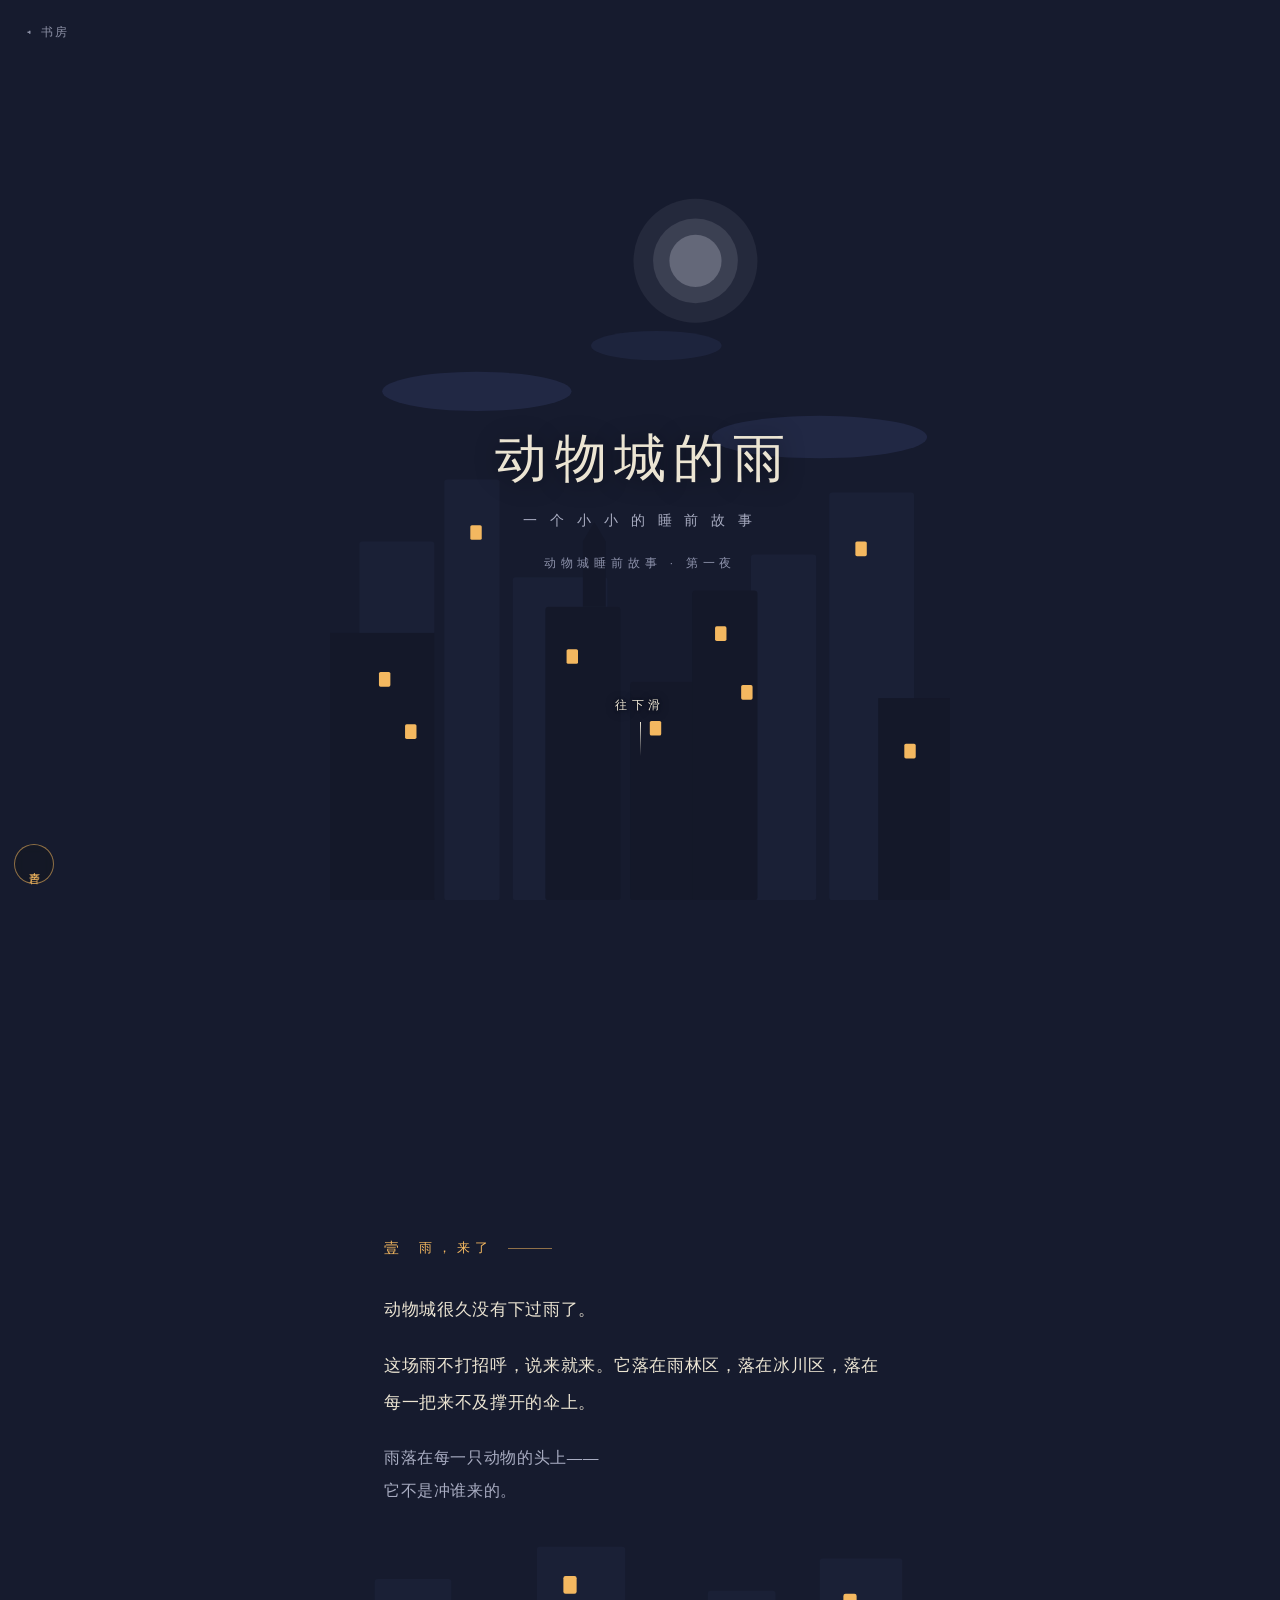
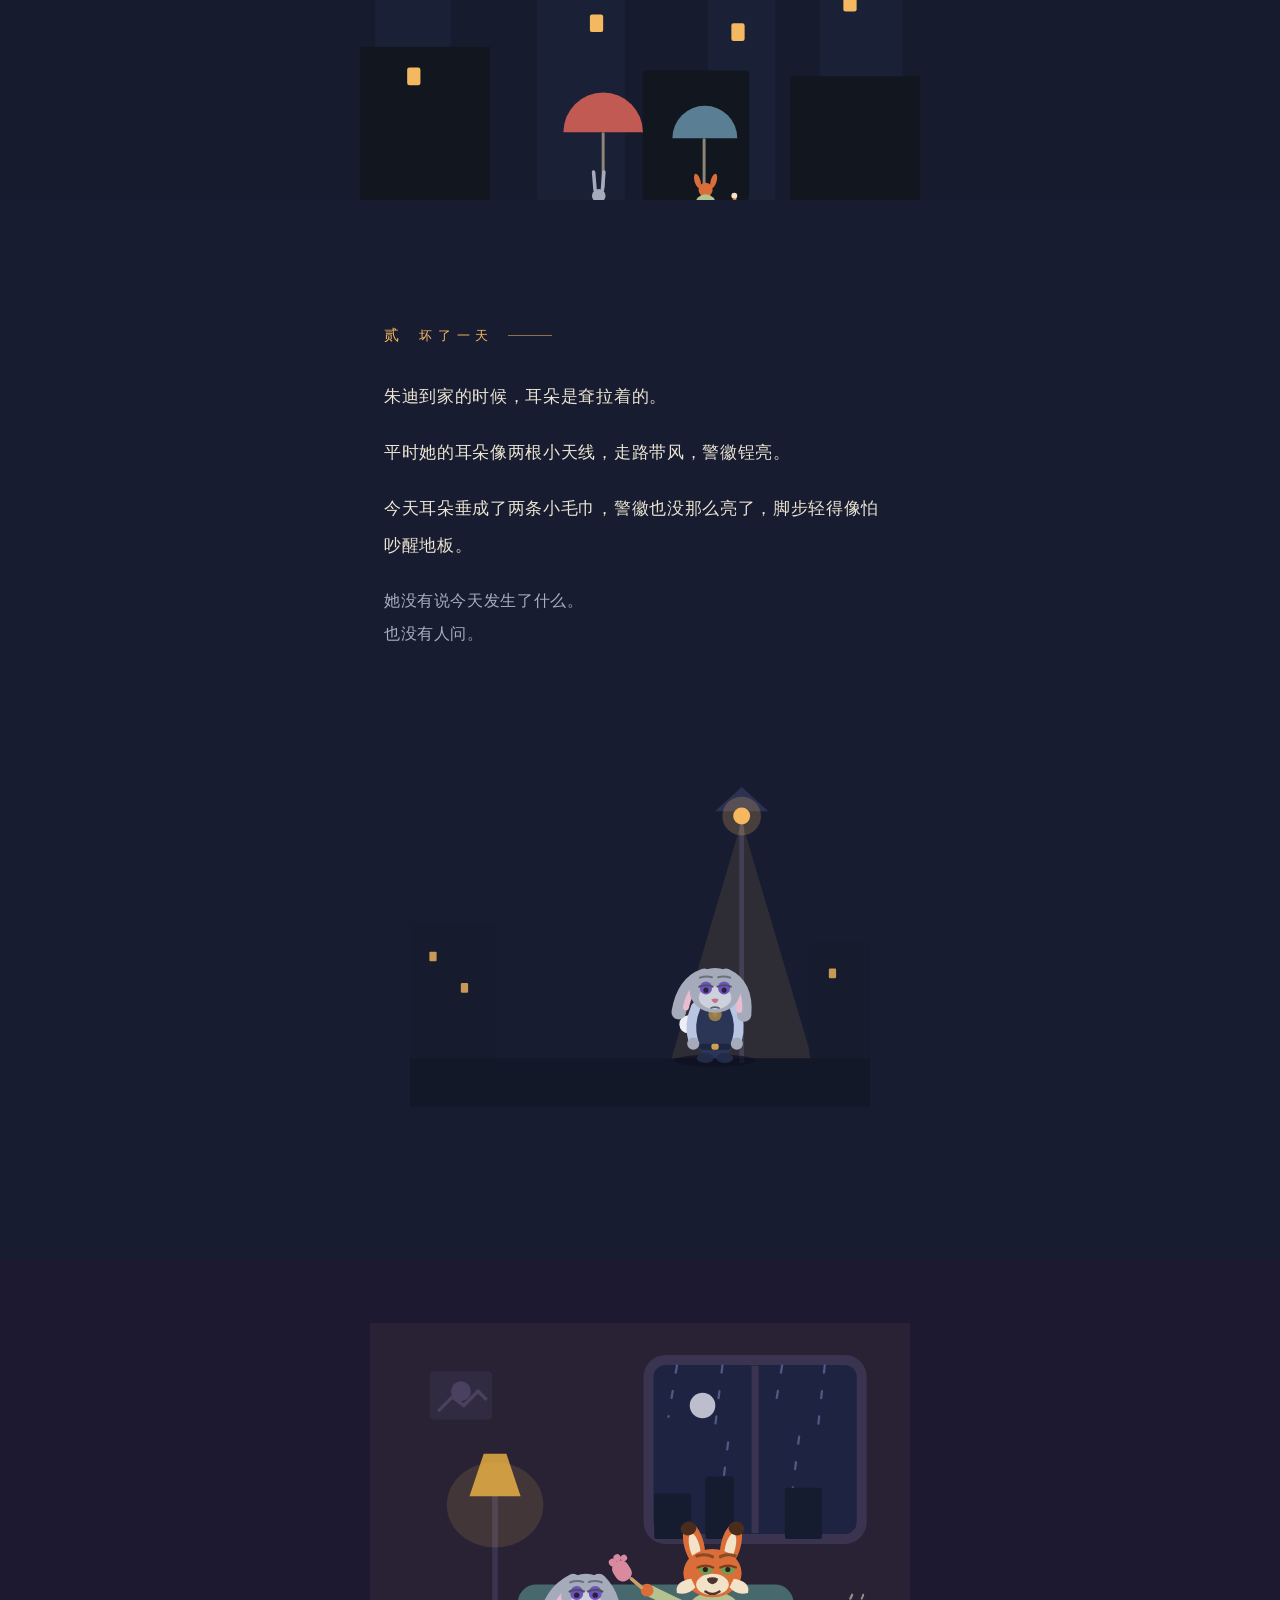
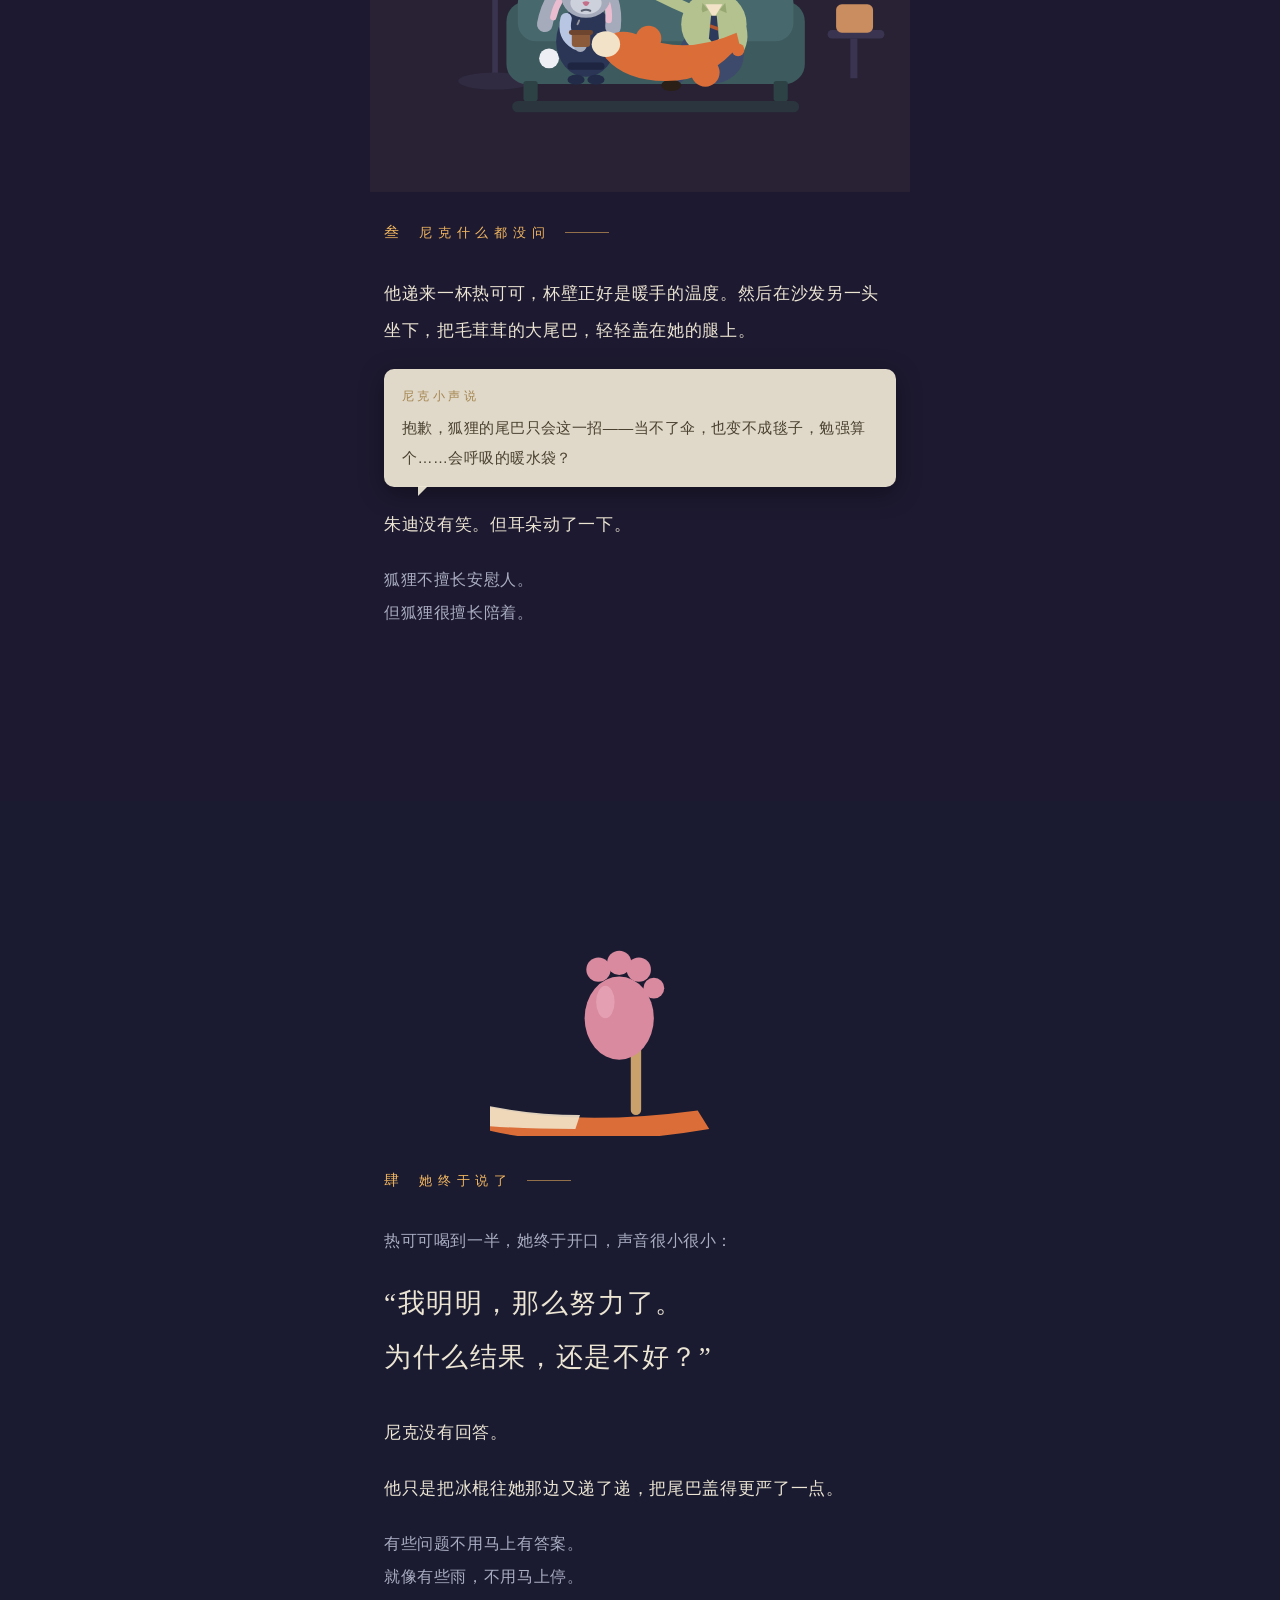
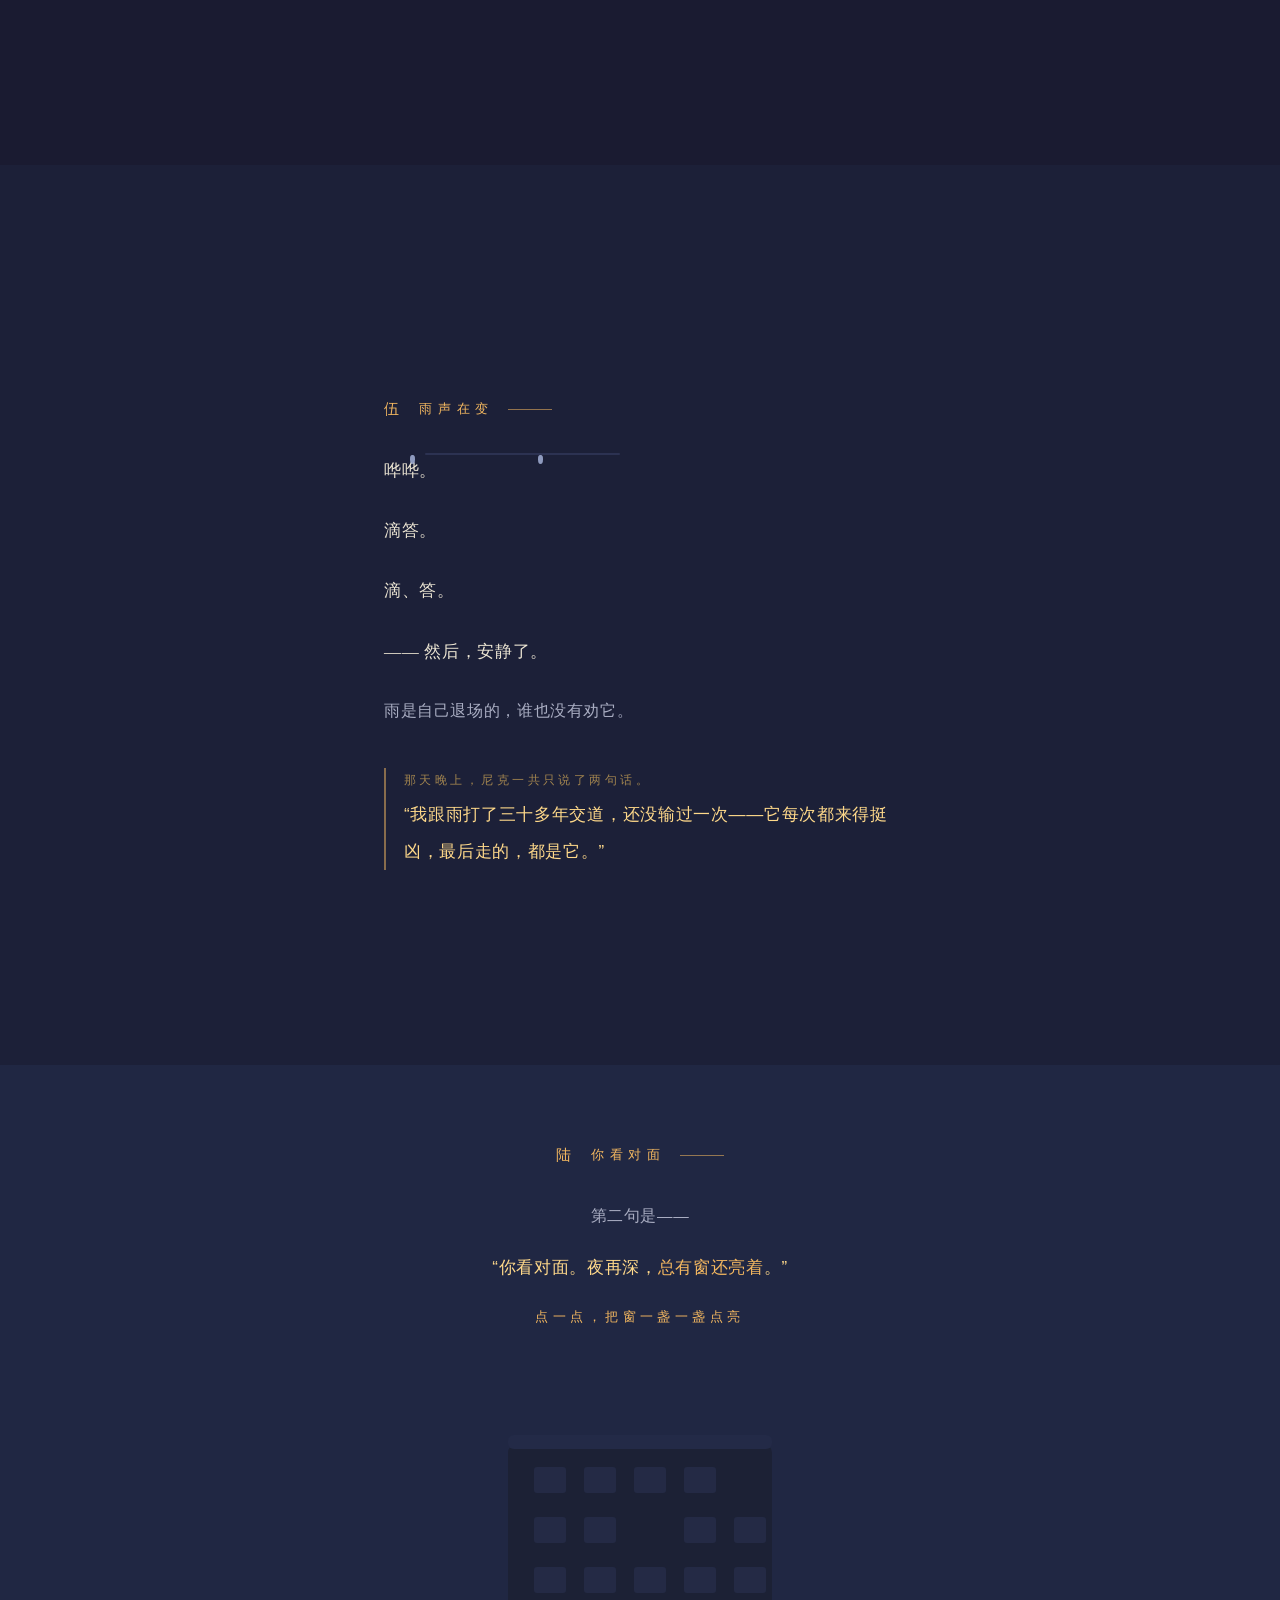
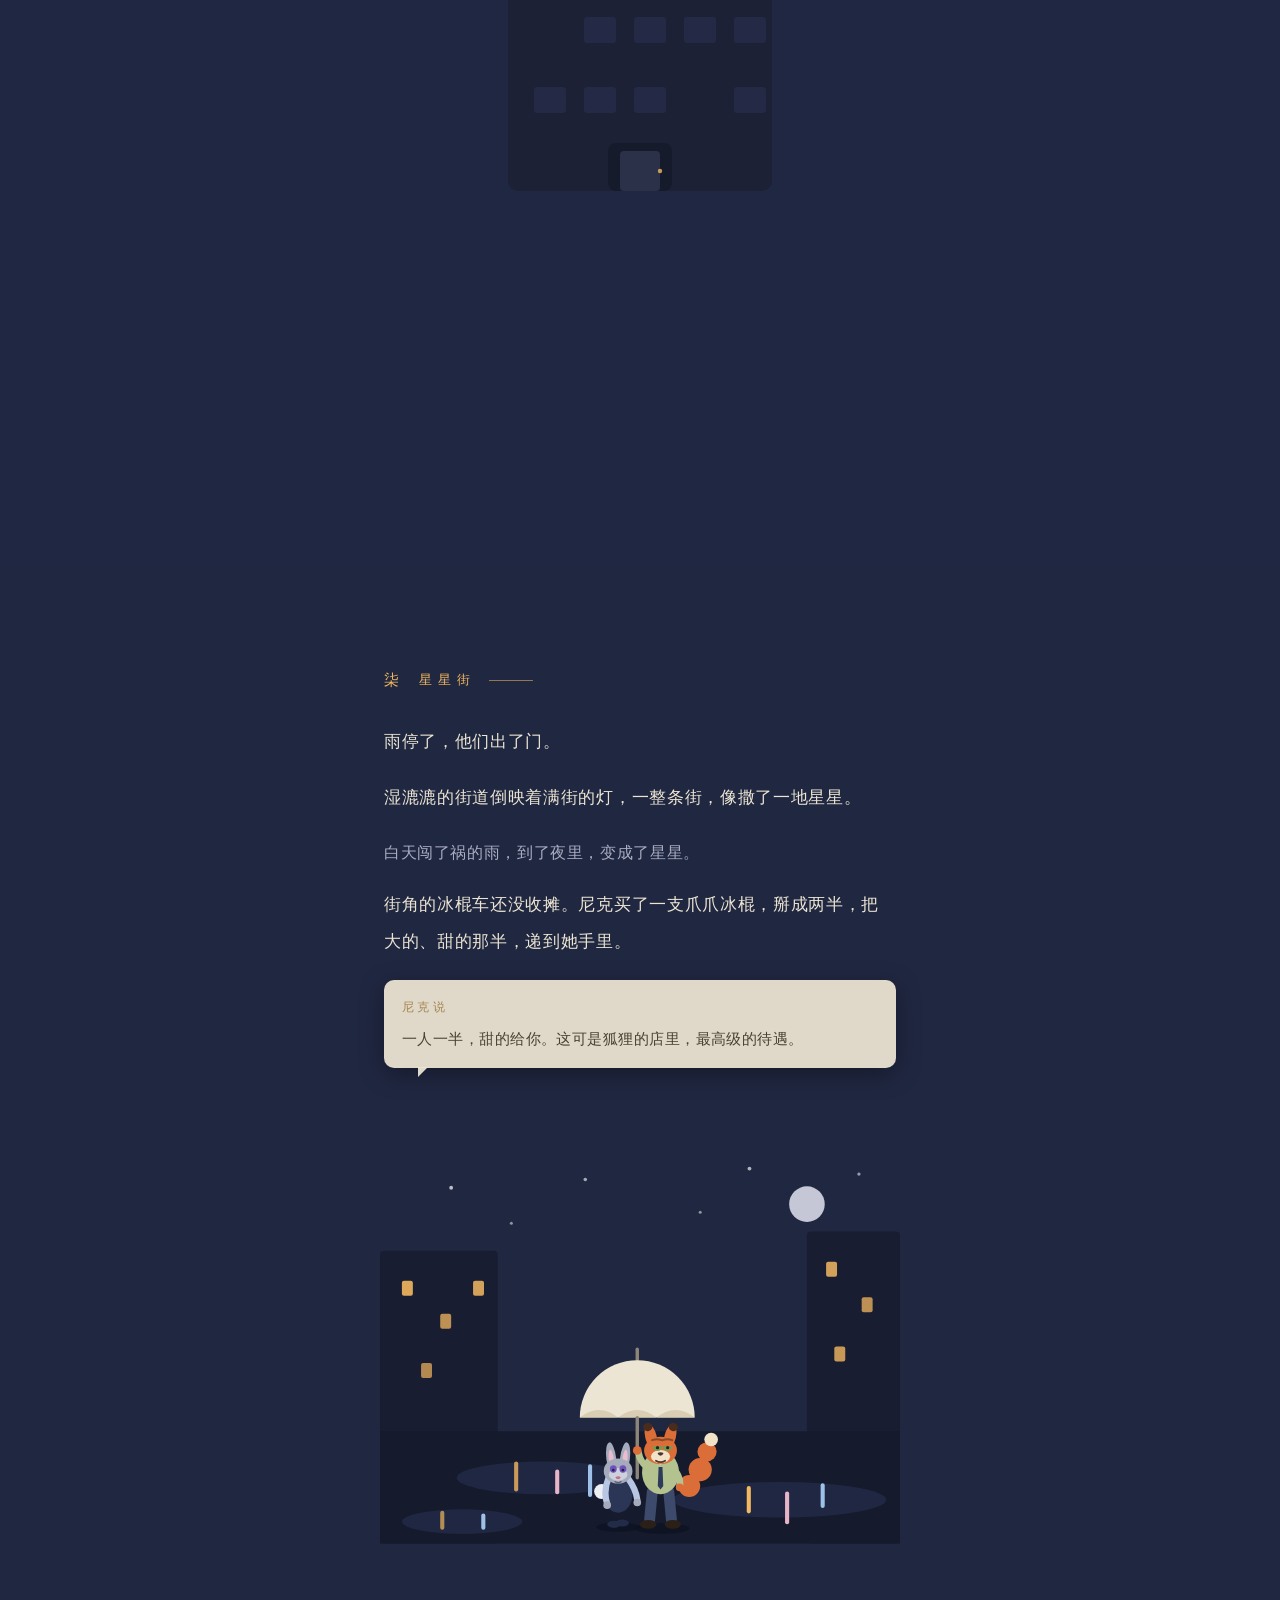
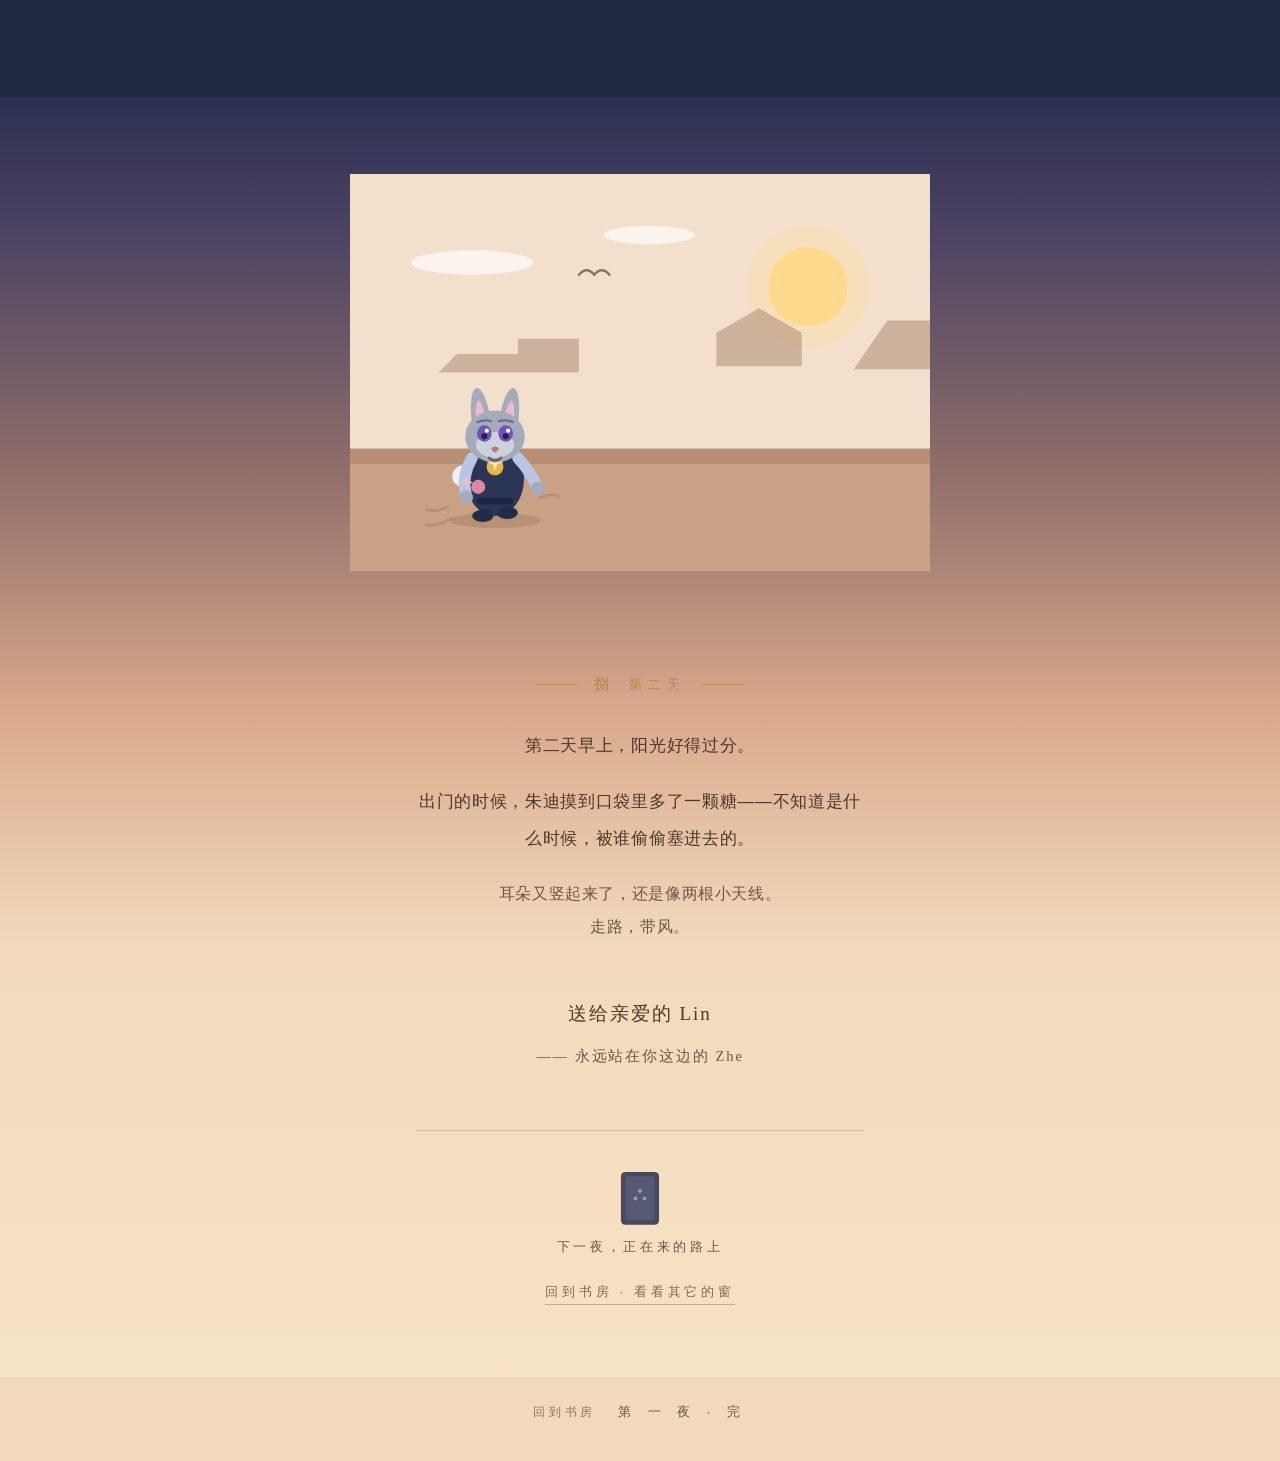
<file: rain/index.html>
<!DOCTYPE html>
<html lang="zh-CN">
<head>
<meta charset="UTF-8">
<meta name="viewport" content="width=device-width, initial-scale=1.0, viewport-fit=cover">
<meta name="theme-color" content="#161b2e">
<title>动物城的雨 · 第一夜</title>
<link rel="icon" href="data:image/svg+xml,%3Csvg xmlns='http://www.w3.org/2000/svg' viewBox='0 0 100 100'%3E%3Ctext y='.9em' font-size='90'%3E%F0%9F%8C%A7%EF%B8%8F%3C/text%3E%3C/svg%3E">
<link rel="stylesheet" href="../assets/common.css">
<style>
/* ============================================================
   第一夜 ·《动物城的雨》 —— 本页专属样式（场景与插画）
   ============================================================ */
/* 场景底色，随故事推进在夜色里缓慢过渡 */
#s0,#s1{background:var(--night-1)}
#s2{background:#171c30}
#s3{background:#1d1930}
#s4{background:#1a1b31}
#s5{background:#1c2038}
#s6{background:#202743}
#s7{background:var(--night-3)}
#s8{background:linear-gradient(#2b3050 0%, #4a4262 10%, #93706a 30%, #d9a98c 48%, #f2d9bb 66%, #f6e3c4 100%)}
footer{
  background:#f2d9bb;color:#6b5747;text-align:center;
  padding:26px 0 40px;letter-spacing:.5em;font-size:13px;
}
footer a{color:#8a7360;text-decoration:none;letter-spacing:.3em;font-size:12px;margin-right:1em}

/* ---------- 封面 ---------- */
#s0{align-items:center;text-align:center;justify-content:flex-end;padding-bottom:16vh}
#s0 .art svg{width:126%;max-width:620px}
#s0 .cover-block{position:relative;z-index:2;margin-bottom:5vh}
#s0 h1{
  font-family:var(--serif);font-weight:400;
  font-size:clamp(34px,10.5vw,52px);
  letter-spacing:.14em;text-indent:.14em;color:var(--cream);
  text-shadow:0 2px 24px rgba(0,0,0,.45);
}
#s0 .sub{
  margin-top:18px;color:var(--cream-dim);
  font-size:14px;letter-spacing:.32em;
}
#s0 .series-badge{
  margin-top:26px;color:#8d92ab;font-size:11.5px;letter-spacing:.42em;
}
.back-home{
  position:absolute;top:18px;left:16px;z-index:3;
  color:var(--cream-dim);text-decoration:none;
  font-size:12px;letter-spacing:.22em;opacity:.8;
  padding:6px 10px;
}
#s0 .cue{
  position:relative;z-index:2;
  margin-top:9vh;display:inline-flex;flex-direction:column;align-items:center;gap:8px;
  color:var(--cream);font-size:12px;letter-spacing:.4em;
  text-shadow:0 1px 10px rgba(10,13,24,.95),0 0 3px rgba(10,13,24,.9);
}
#s0 .cue i{
  width:1px;height:34px;background:linear-gradient(var(--cream),transparent);
  animation:cue 2.2s ease-in-out infinite;
}
@keyframes cue{0%,100%{opacity:.25;transform:scaleY(.55);transform-origin:top}50%{opacity:1;transform:scaleY(1)}}

/* ---------- s2：路灯下（文字在上，插画跟随其后） ---------- */
#s2{justify-content:flex-start;padding-top:14vh}
#s2 .artflow{position:relative;z-index:1;width:100%;max-width:460px;margin:3vh auto 0}
#s2 .artflow svg{width:100%;height:auto;display:block}

/* ---------- s3：屋内 · 沙发（插画在上，文字跟随） ---------- */
#s3{justify-content:flex-start;padding-top:7vh}
#s3 .art{position:static;inset:auto;width:min(100%,540px);margin:0 auto 3vh}
#s3 .art svg{position:static;transform:none;width:100%;max-width:none;height:auto}
#tail{transform-origin:60% 40%;animation:tailbreath 4.6s ease-in-out infinite}
@keyframes tailbreath{0%,100%{transform:scaleY(1)}50%{transform:scaleY(1.035) translateY(1px)}}

/* ---------- s4：她终于说了（插画在上，文字跟随） ---------- */
#s4{justify-content:flex-start;padding-top:9vh}
#s4 .art{position:static;inset:auto;width:66%;max-width:300px;margin:0 auto 3.5vh}
#s4 .art svg{position:static;transform:none;width:100%;max-width:none;height:auto}
#s4 .big{
  font-family:var(--serif);font-size:clamp(21px,6vw,27px);
  line-height:2;letter-spacing:.06em;color:var(--cream);
}
#s4 .paw{transition:transform 1.4s ease .5s;transform:translateX(26px)}
#s4.in .paw{transform:translateX(0)}

/* ---------- s5：雨声变化 ---------- */
#s5 .words p{margin-bottom:1.4em}
.rainword{font-family:var(--serif);letter-spacing:.14em}
.rainword.ww{font-size:22px;color:var(--cream)}
.rainword.dd{font-size:17px;color:var(--cream-dim);margin-left:2.2em}
.rainword.quiet{font-size:14px;color:#7d8299;margin-left:4.4em;letter-spacing:.5em}
#s5 .say{margin-top:2.4em;border-left:2px solid rgba(244,184,96,.5);padding-left:18px}
#s5 .say .who{display:block;font-size:11.5px;letter-spacing:.3em;color:#a3854f;margin-bottom:4px}
.eaves{position:relative;height:0;z-index:2;margin-bottom:24px}
.eaves .bar{position:absolute;top:0;left:8%;width:38%;height:2px;background:#2c3252;border-radius:2px}
.eaves .drop{
  position:absolute;top:2px;width:5px;height:9px;border-radius:50% 50% 60% 60%;
  background:rgba(180,195,235,.75);
  animation:drip 2.6s ease-in infinite;
}
.eaves .drop.d2{left:5%;animation-delay:1.3s}
.eaves .drop.d1{left:30%;animation-delay:.2s}
@keyframes drip{
  0%{transform:translateY(0) scaleY(.4);opacity:0}
  22%{opacity:.9}
  70%{transform:translateY(26px) scaleY(1.15);opacity:.85}
  100%{transform:translateY(34px) scaleY(.5);opacity:0}
}

/* ---------- s6：点灯互动 ---------- */
#s6{justify-content:flex-start;padding-top:9vh}
#s6 .words{text-align:center;max-width:26em}
#s6 .hint{font-size:13px;letter-spacing:.34em;color:var(--cream-dim)}
#s6 .hint b{font-weight:400;color:var(--amber);animation:hintp 2.4s ease-in-out infinite}
@keyframes hintp{0%,100%{opacity:.55}50%{opacity:1}}
#s6 .bld-wrap{
  position:relative;z-index:2;width:min(84vw,380px);margin:5vh auto 0;
  cursor:pointer;user-select:none;-webkit-user-select:none;
}
#s6 .bld-wrap svg{width:100%;height:auto;display:block}
.wing{cursor:pointer}
.wing .halo{opacity:0;transition:opacity .8s ease}
.wing .glass{fill:#242a45;transition:fill .8s ease}
.wing.lit .halo{opacity:.85}
.wing.lit .glass{fill:var(--amber-soft)}
#s6 .lines{min-height:9.2em;margin-top:5.5vh}
#s6 .lines p{
  font-family:var(--serif);font-size:16.5px;line-height:2.2;letter-spacing:.1em;
  margin-bottom:.35em;
}
#s6 .lines p span{opacity:0;transform:translateY(10px);display:inline-block;
  transition:opacity 1.3s ease,transform 1.3s ease}
#s6 .lines p.on span{opacity:1;transform:none}
#s6 .lines p:last-child span{color:var(--amber-soft)}
#rooftwo{opacity:0;transition:opacity 1.8s ease .3s}
#rooftwo.on{opacity:1}
#alllit{max-height:0;overflow:hidden;transition:max-height 1.6s ease;text-align:center;
  color:var(--cream-dim);font-size:13px;letter-spacing:.5em}
#alllit.on{max-height:4em;padding-top:14px}

/* ---------- s7：星星街（文字在上，插画跟随其后） ---------- */
#s7{justify-content:flex-start;padding-top:12vh}
#s7 .artflow{position:relative;z-index:1;width:100%;max-width:520px;margin:5vh auto 0}
#s7 .artflow svg{width:100%;height:auto;display:block}
.puddle-glow{animation:shimmer 4.2s ease-in-out infinite}
.puddle-glow:nth-child(2n){animation-delay:1.4s}
.puddle-glow:nth-child(3n){animation-delay:2.6s}
@keyframes shimmer{0%,100%{opacity:.45}50%{opacity:.95}}
#umbrella{transform-origin:50% 100%;animation:umbfloat 5s ease-in-out infinite}
@keyframes umbfloat{0%,100%{transform:translateY(0)}50%{transform:translateY(-3.5px)}}

/* ---------- s8：第二天早上 ---------- */
#s8{justify-content:flex-end;padding-bottom:8vh}
#s8 .art svg{width:120%;max-width:580px;top:6%;bottom:auto}
#s8 .words{margin-top:40vh;text-align:center;max-width:28em}
#s8 .kicker{justify-content:center;color:#b8863f}
#s8 .kicker::before{content:"";flex:0 0 44px;height:1px;background:currentColor;opacity:.55}
#s8 .words p{color:#4a392b}
#s8 .words p.dim{color:#6b5747}
.dedic{
  margin-top:3.2em;font-family:var(--serif);letter-spacing:.12em;
}
.dedic .to{font-size:19px;color:#4a392b;line-height:2}
.dedic .from{margin-top:1em;font-size:14.5px;color:#6b5747}
.nextup{
  margin-top:4em;padding-top:2.4em;border-top:1px solid rgba(107,87,71,.25);
  display:flex;flex-direction:column;align-items:center;gap:10px;
}
.nextup .win-mini{width:44px;opacity:.85}
.nextup .win-mini svg{width:100%;height:auto;display:block}
.nextup .next-text{font-size:13px;color:#6b5747;letter-spacing:.28em}
.nextup .back-study{
  margin-top:1.4em;font-size:12.5px;color:#8a6552;text-decoration:none;
  letter-spacing:.3em;border-bottom:1px solid rgba(138,101,82,.45);
  padding-bottom:3px;
}
</style>
</head>
<body>

<canvas id="rain"></canvas>
<div id="vignette"></div>
<button id="sndBtn" aria-label="声音开关">声音</button>

<main>

<!-- ════════════ 封面 ════════════ -->
<section id="s0" class="scene" data-rain="0.55">
  <a class="back-home" href="../" onclick="try{sessionStorage.setItem('zs_seen',1)}catch(e){}">◂ 书房</a>
  <div class="art">
    <svg viewBox="0 0 380 520" aria-hidden="true">
      <!-- 雨云后面，月亮还是圆的 -->
      <circle cx="224" cy="128" r="38" fill="#d8d9e8" opacity=".07"/>
      <circle cx="224" cy="128" r="26" fill="#d8d9e8" opacity=".13"/>
      <circle cx="224" cy="128" r="16" fill="#d8d9e8" opacity=".26"/>
      <!-- 远层天际线 -->
      <g fill="#1a2036">
        <rect x="18" y="300" width="46" height="220" rx="2"/>
        <rect x="70" y="262" width="34" height="258" rx="2"/>
        <rect x="112" y="322" width="58" height="198" rx="2"/>
        <rect x="258" y="308" width="40" height="212" rx="2"/>
        <rect x="306" y="270" width="52" height="250" rx="2"/>
      </g>
      <!-- 近层天际线 -->
      <g fill="#141829">
        <rect x="0" y="356" width="64" height="164"/>
        <rect x="132" y="340" width="46" height="180" rx="2"/>
        <rect x="184" y="386" width="66" height="134" rx="2"/>
        <rect x="222" y="330" width="40" height="190" rx="2"/>
        <rect x="336" y="396" width="44" height="124"/>
      </g>
      <!-- 塔尖 -->
      <path d="M155 340 L155 300 L162 288 L169 300 L169 340 Z" fill="#141829"/>
      <!-- 零星暖窗 -->
      <g fill="#f4b860">
        <rect class="winlit" x="30" y="380" width="7" height="9" rx="1"/>
        <rect class="winlit" x="46" y="412" width="7" height="9" rx="1"/>
        <rect class="winlit" x="86" y="290" width="7" height="9" rx="1"/>
        <rect class="winlit" x="145" y="366" width="7" height="9" rx="1"/>
        <rect class="winlit" x="236" y="352" width="7" height="9" rx="1"/>
        <rect class="winlit" x="252" y="388" width="7" height="9" rx="1"/>
        <rect class="winlit" x="322" y="300" width="7" height="9" rx="1"/>
        <rect class="winlit" x="352" y="424" width="7" height="9" rx="1"/>
        <rect class="winlit" x="196" y="410" width="7" height="9" rx="1"/>
      </g>
      <!-- 云 -->
      <g fill="#232a47" opacity=".9">
        <ellipse cx="90" cy="208" rx="58" ry="12"/>
        <ellipse cx="300" cy="236" rx="66" ry="13"/>
        <ellipse cx="200" cy="180" rx="40" ry="9" opacity=".7"/>
      </g>
    </svg>
  </div>
  <div class="cover-block">
    <h1>动物城的雨</h1>
    <div class="sub">一 个 小 小 的 睡 前 故 事</div>
    <div class="series-badge">动物城睡前故事 · 第一夜</div>
  </div>
  <div class="cue"><span>往下滑</span><i></i></div>
</section>

<!-- ════════════ 一 · 雨来了 ════════════ -->
<section id="s1" class="scene" data-rain="1">
  <div class="art">
    <svg viewBox="0 0 380 300" aria-hidden="true">
      <g fill="#1a2036">
        <rect x="10" y="150" width="52" height="150" rx="2"/>
        <rect x="120" y="128" width="60" height="172" rx="2"/>
        <rect x="236" y="158" width="46" height="142" rx="2"/>
        <rect x="312" y="136" width="56" height="164" rx="2"/>
      </g>
      <g fill="#12161f">
        <rect x="0" y="196" width="88" height="104"/>
        <rect x="192" y="212" width="72" height="88" rx="2"/>
        <rect x="292" y="216" width="88" height="84"/>
      </g>
      <g fill="#f4b860">
        <rect class="winlit" x="32" y="210" width="9" height="12" rx="1.5"/>
        <rect class="winlit" x="138" y="148" width="9" height="12" rx="1.5"/>
        <rect class="winlit" x="156" y="174" width="9" height="12" rx="1.5"/>
        <rect class="winlit" x="252" y="180" width="9" height="12" rx="1.5"/>
        <rect class="winlit" x="328" y="160" width="9" height="12" rx="1.5"/>
      </g>
      <!-- 两把小小的伞 -->
      <g>
        <path d="M138 254 a27 27 0 0 1 54 0 Z" fill="#c05a52"/>
        <rect x="164" y="254" width="2" height="38" rx="1" fill="#8d8577"/>
        <!-- 打伞的小兔子 -->
        <line x1="159.5" y1="293" x2="158.5" y2="281" stroke="#A6ABBB" stroke-width="2.4" stroke-linecap="round"/>
        <line x1="164.5" y1="293" x2="165.5" y2="281" stroke="#A6ABBB" stroke-width="2.4" stroke-linecap="round"/>
        <circle cx="162" cy="297" r="4.6" fill="#A6ABBB"/>
        <ellipse cx="162" cy="307" rx="6.5" ry="7" fill="#2B3556"/>
      </g>
      <g>
        <path d="M212 258 a22 22 0 0 1 44 0 Z" fill="#5a7f95"/>
        <rect x="232.5" y="258" width="2" height="34" rx="1" fill="#8d8577"/>
        <!-- 打伞的小狐狸 -->
        <g transform="rotate(-16 229 287)">
          <ellipse cx="229" cy="287" rx="2" ry="5" fill="#DB6E38"/>
        </g>
        <g transform="rotate(16 240 287)">
          <ellipse cx="240" cy="287" rx="2" ry="5" fill="#DB6E38"/>
        </g>
        <circle cx="234.5" cy="293" r="4.8" fill="#DB6E38"/>
        <ellipse cx="234.5" cy="303" rx="7" ry="7" fill="#B3C28E"/>
        <path d="M242 306 Q252 304 255 296 Q257 305 249 309 Z" fill="#DB6E38"/>
        <circle cx="254" cy="297" r="2" fill="#F2E3C8"/>
      </g>
    </svg>
  </div>
  <div class="words">
    <div class="kicker reveal"><span class="num">壹</span><span>雨，来了</span></div>
    <p class="reveal" style="--d:.15s">动物城很久没有下过雨了。</p>
    <p class="reveal" style="--d:.35s">这场雨不打招呼，说来就来。它落在雨林区，落在冰川区，落在每一把来不及撑开的伞上。</p>
    <p class="reveal dim" style="--d:.55s">雨落在每一只动物的头上——<br>它不是冲谁来的。</p>
  </div>
</section>

<!-- ════════════ 二 · 坏一天 ════════════ -->
<section id="s2" class="scene" data-rain="1">
  <div class="words">
    <div class="kicker reveal"><span class="num">贰</span><span>坏了一天</span></div>
    <p class="reveal" style="--d:.15s">朱迪到家的时候，耳朵是耷拉着的。</p>
    <p class="reveal" style="--d:.35s">平时她的耳朵像两根小天线，走路带风，警徽锃亮。</p>
    <p class="reveal" style="--d:.55s">今天耳朵垂成了两条小毛巾，警徽也没那么亮了，脚步轻得像怕吵醒地板。</p>
    <p class="reveal dim" style="--d:.75s">她没有说今天发生了什么。<br>也没有人问。</p>
  </div>
  <div class="artflow">
    <svg viewBox="0 0 380 340" aria-hidden="true">
      <!-- 地面 -->
      <rect x="0" y="300" width="380" height="40" fill="#131828"/>
      <!-- 路灯 -->
      <rect x="272" y="96" width="4" height="208" fill="#2c3252"/>
      <path d="M252 96 L296 96 L274 76 Z" fill="#2c3252"/>
      <circle cx="274" cy="100" r="7" fill="#f4b860"/>
      <circle cx="274" cy="100" r="16" fill="#f4b860" opacity=".22"/>
      <!-- 灯的光锥 -->
      <path d="M274 104 L216 300 L332 300 Z" fill="#f4b860" opacity=".1"/>
      <!-- 朱迪：站在灯光里，耳朵垂成两条小毛巾 -->
      <g>
        <ellipse cx="252" cy="302" rx="34" ry="5" fill="#0d1120" opacity=".7"/>
        <!-- 白色小圆尾 -->
        <circle cx="230" cy="272" r="7.5" fill="#EDEFF4"/>
        <!-- 身体：深蓝警服背心 -->
        <ellipse cx="252" cy="274" rx="20" ry="26" fill="#2B3556"/>
        <rect x="239" y="288" width="26" height="5" rx="2.5" fill="#1D2540"/>
        <rect x="249" y="288" width="6" height="5" rx="1.5" fill="#C9A24B"/>
        <!-- 手臂：浅蓝衬衫袖 -->
        <path d="M236 258 Q230 272 234 286" stroke="#B8C6E4" stroke-width="8" fill="none" stroke-linecap="round"/>
        <path d="M268 258 Q274 272 270 286" stroke="#B8C6E4" stroke-width="8" fill="none" stroke-linecap="round"/>
        <circle cx="234" cy="288" r="5" fill="#A6ABBB"/>
        <circle cx="270" cy="288" r="5" fill="#A6ABBB"/>
        <!-- 胸前警徽（不那么亮了） -->
        <circle cx="252" cy="264" r="5.5" fill="#E8B54A" opacity=".55"/>
        <circle cx="252" cy="264" r="2.2" fill="#B9883A" opacity=".6"/>
        <!-- 脚 -->
        <ellipse cx="244" cy="300" rx="7" ry="4" fill="#222B47"/>
        <ellipse cx="260" cy="300" rx="7" ry="4" fill="#222B47"/>
        <!-- 耷拉的耳朵：垂在身侧 -->
        <path d="M243 232 Q226 238 222 262" stroke="#A6ABBB" stroke-width="12" fill="none" stroke-linecap="round"/>
        <path d="M243 236 Q231 242 228 258" stroke="#E9BCCF" stroke-width="5" fill="none" stroke-linecap="round"/>
        <path d="M261 232 Q278 240 276 264" stroke="#A6ABBB" stroke-width="12" fill="none" stroke-linecap="round"/>
        <path d="M261 236 Q273 243 272 260" stroke="#E9BCCF" stroke-width="5" fill="none" stroke-linecap="round"/>
        <!-- 头 -->
        <ellipse cx="252" cy="244" rx="21" ry="18.5" fill="#A6ABBB"/>
        <ellipse cx="252" cy="250" rx="13.5" ry="9.5" fill="#CDD1DC"/>
        <!-- 低垂的紫眼睛 -->
        <ellipse cx="244.5" cy="242" rx="5" ry="5.4" fill="#6F52BE"/>
        <ellipse cx="259.5" cy="242" rx="5" ry="5.4" fill="#6F52BE"/>
        <path d="M239 241 Q244.5 238.4 250 241" stroke="#4A5060" stroke-width="1.6" fill="none" stroke-linecap="round"/>
        <path d="M254 241 Q259.5 238.4 265 241" stroke="#4A5060" stroke-width="1.6" fill="none" stroke-linecap="round"/>
        <circle cx="244.5" cy="243.8" r="2.1" fill="#2A2140"/>
        <circle cx="259.5" cy="243.8" r="2.1" fill="#2A2140"/>
        <!-- 担心的眉毛 -->
        <path d="M239.5 233.5 Q244.5 231.7 249.5 233.2" stroke="#6A7080" stroke-width="1.6" fill="none" stroke-linecap="round"/>
        <path d="M254.5 233.2 Q259.5 231.7 264.5 233.5" stroke="#6A7080" stroke-width="1.6" fill="none" stroke-linecap="round"/>
        <!-- 鼻子、抿着的嘴 -->
        <path d="M249 251.5 Q252 250 255 251.5 Q254 254.3 252 254.6 Q250 254.3 249 251.5 Z" fill="#C4708A"/>
        <path d="M248.8 258.6 Q252 257.2 255.2 258.6" stroke="#5A6070" stroke-width="1.5" fill="none" stroke-linecap="round"/>
      </g>
      <!-- 远处楼影 -->
      <g fill="#161b2e">
        <rect x="0" y="188" width="70" height="112" rx="2"/>
        <rect x="330" y="204" width="50" height="96" rx="2"/>
      </g>
      <g fill="#f4b860" opacity=".8">
        <rect class="winlit" x="16" y="212" width="6" height="8" rx="1"/>
        <rect class="winlit" x="42" y="238" width="6" height="8" rx="1"/>
        <rect class="winlit" x="346" y="226" width="6" height="8" rx="1"/>
      </g>
    </svg>
  </div>
</section>

<!-- ════════════ 三 · 热可可与大尾巴 ════════════ -->
<section id="s3" class="scene" data-rain="0">
  <div class="art">
    <svg viewBox="0 0 380 330" aria-hidden="true">
      <!-- 墙 -->
      <rect x="0" y="0" width="380" height="330" fill="#282234"/>
      <!-- 挂画 -->
      <rect x="42" y="34" width="44" height="34" rx="3" fill="#312b42"/>
      <circle cx="64" cy="48" r="7" fill="#4a4160"/>
      <path d="M48 62 L58 52 L66 58 L76 48 L82 54" stroke="#4a4160" stroke-width="2.4" fill="none"/>
      <!-- 窗：夜雨 -->
      <rect x="196" y="26" width="150" height="126" rx="12" fill="#1d2340"/>
      <rect x="196" y="26" width="150" height="126" rx="12" fill="none" stroke="#3a3450" stroke-width="7"/>
      <line x1="271" y1="30" x2="271" y2="148" stroke="#3a3450" stroke-width="5"/>
      <circle cx="234" cy="58" r="9" fill="#d8d9e8" opacity=".85"/>
      <g stroke="#6f7fb0" stroke-width="1.6" stroke-linecap="round" opacity=".6">
        <line class="winline" x1="216" y1="30" x2="210" y2="66"/>
        <line class="winline" x1="248" y1="30" x2="243" y2="72" style="animation-delay:.2s"/>
        <line class="winline" x1="290" y1="30" x2="285" y2="60" style="animation-delay:.45s"/>
        <line class="winline" x1="320" y1="30" x2="315" y2="76" style="animation-delay:.1s"/>
        <line class="winline" x1="302" y1="80" x2="297" y2="120" style="animation-delay:.6s"/>
        <line class="winline" x1="252" y1="84" x2="247" y2="124" style="animation-delay:.35s"/>
      </g>
      <g fill="#161c30">
        <rect x="200" y="120" width="26" height="32" rx="2"/>
        <rect x="236" y="108" width="20" height="44" rx="2"/>
        <rect x="292" y="116" width="26" height="36" rx="2"/>
      </g>
      <!-- 落地灯 -->
      <rect x="86" y="120" width="4" height="130" fill="#3a3450"/>
      <path d="M70 122 L106 122 L96 92 L80 92 Z" fill="#c8973f"/>
      <ellipse cx="88" cy="252" rx="26" ry="6" fill="#312b42"/>
      <ellipse cx="88" cy="128" rx="34" ry="30" fill="#f4b860" opacity=".13"/>
      <!-- 沙发 -->
      <rect x="96" y="196" width="210" height="58" rx="14" fill="#3d5a5e"/>
      <rect x="104" y="184" width="194" height="40" rx="13" fill="#47696e"/>
      <rect x="108" y="252" width="10" height="14" rx="2" fill="#2c4245"/>
      <rect x="284" y="252" width="10" height="14" rx="2" fill="#2c4245"/>
      <rect x="100" y="266" width="202" height="8" rx="4" fill="#2c4245" opacity=".6"/>
      <!-- 小边几 + 热可可 -->
      <rect x="322" y="216" width="40" height="6" rx="3" fill="#3a3450"/>
      <rect x="338" y="222" width="5" height="28" fill="#3a3450"/>
      <rect x="328" y="198" width="26" height="20" rx="4" fill="#c98d5f"/>
      <path class="steam" d="M338 194 q4 -7 0 -13 q-3 -6 1 -11" stroke="#ece5d3" stroke-width="1.6" fill="none" stroke-linecap="round"/>
      <path class="steam" d="M346 194 q3 -6 0 -11 q-2 -5 2 -9" stroke="#ece5d3" stroke-width="1.4" fill="none" stroke-linecap="round" style="animation-delay:1.6s"/>

      <!-- 朱迪（左，情绪低落） -->
      <g>
        <!-- 白色小圆尾 -->
        <circle cx="126" cy="236" r="7" fill="#EDEFF4"/>
        <!-- 身体：深蓝警服背心 -->
        <ellipse cx="152" cy="224" rx="21" ry="25" fill="#2B3556"/>
        <!-- 腰带 -->
        <rect x="139" y="239" width="26" height="5" rx="2.5" fill="#1D2540"/>
        <!-- 手臂：浅蓝制服衬衫 -->
        <path d="M138 208 Q135 220 145 226" stroke="#B8C6E4" stroke-width="8" fill="none" stroke-linecap="round"/>
        <circle cx="148" cy="227" r="4.5" fill="#A6ABBB"/>
        <!-- 捧在手里的热可可 -->
        <rect x="142" y="217" width="13" height="11" rx="2.5" fill="#8A5A3A"/>
        <rect x="140" y="216" width="17" height="3.5" rx="1.75" fill="#6E4630"/>
        <path class="steam" d="M146 212 q3 -5 0 -9" stroke="#ece5d3" stroke-width="1.3" fill="none" stroke-linecap="round"/>
        <!-- 脚 -->
        <ellipse cx="145" cy="251" rx="6" ry="3.5" fill="#222B47"/>
        <ellipse cx="159" cy="251" rx="6" ry="3.5" fill="#222B47"/>
        <!-- 耷拉的耳朵（垂在脸旁） -->
        <path d="M143 182 Q127 190 123 212" stroke="#A6ABBB" stroke-width="11" fill="none" stroke-linecap="round"/>
        <path d="M143 186 Q132 193 129 207" stroke="#E9BCCF" stroke-width="4.5" fill="none" stroke-linecap="round"/>
        <path d="M161 182 Q173 194 171 214" stroke="#A6ABBB" stroke-width="11" fill="none" stroke-linecap="round"/>
        <path d="M160 186 Q169 195 168 209" stroke="#E9BCCF" stroke-width="4.5" fill="none" stroke-linecap="round"/>
        <!-- 头 -->
        <ellipse cx="152" cy="192" rx="17.5" ry="15.5" fill="#A6ABBB"/>
        <ellipse cx="152" cy="197" rx="11" ry="8" fill="#CDD1DC"/>
        <!-- 低垂的紫眼睛 -->
        <ellipse cx="145.5" cy="190" rx="4.6" ry="5" fill="#6F52BE"/>
        <ellipse cx="158.5" cy="190" rx="4.6" ry="5" fill="#6F52BE"/>
        <path d="M140.5 189 Q145.5 186.5 150.5 189" stroke="#4A5060" stroke-width="1.5" fill="none" stroke-linecap="round"/>
        <path d="M153.5 189 Q158.5 186.5 163.5 189" stroke="#4A5060" stroke-width="1.5" fill="none" stroke-linecap="round"/>
        <circle cx="145.5" cy="191.5" r="1.9" fill="#2A2140"/>
        <circle cx="158.5" cy="191.5" r="1.9" fill="#2A2140"/>
        <!-- 担心的眉毛 -->
        <path d="M141 182.5 Q145.5 180.8 150 182.2" stroke="#6A7080" stroke-width="1.5" fill="none" stroke-linecap="round"/>
        <path d="M154 182.2 Q158.5 180.8 163 182.5" stroke="#6A7080" stroke-width="1.5" fill="none" stroke-linecap="round"/>
        <!-- 鼻子和抿着的嘴 -->
        <path d="M149.5 196.5 Q152 195.2 154.5 196.5 Q153.6 199 152 199.2 Q150.4 199 149.5 196.5 Z" fill="#C4708A"/>
        <path d="M149 202.5 Q152 201.2 155 202.5" stroke="#5A6070" stroke-width="1.4" fill="none" stroke-linecap="round"/>
      </g>

      <!-- 尼克（右） -->
      <g>
        <!-- 坐姿（牛仔裤） -->
        <ellipse cx="240" cy="234" rx="23" ry="20" fill="#3E4A6B"/>
        <path d="M226 242 Q216 246 213 252" stroke="#3E4A6B" stroke-width="11" fill="none" stroke-linecap="round"/>
        <ellipse cx="212" cy="255" rx="7" ry="4" fill="#2A2018"/>
        <!-- 身体：绿衬衫 + 露出的白毛 + 领带 -->
        <ellipse cx="242" cy="212" rx="23" ry="23" fill="#B3C28E"/>
        <path d="M236 198 L242 208 L248 198 Z" fill="#F2E3C8"/>
        <path d="M234 197 L238 202 L233 204 Z" fill="#98A873"/>
        <path d="M250 197 L246 202 L251 204 Z" fill="#98A873"/>
        <path d="M240 206 L244 206 L245.5 222 L242 226 L238.5 222 Z" fill="#2E3A5C"/>
        <path d="M239.2 212 L245 214 L245 216.5 L239.2 214.5 Z" fill="#B0552F"/>
        <!-- 搭在沙发靠背上的手 -->
        <path d="M258 208 Q264 218 260 228" stroke="#B3C28E" stroke-width="8" fill="none" stroke-linecap="round"/>
        <circle cx="259" cy="230" r="4.5" fill="#DB6E38"/>
        <!-- 递冰棍的手（伸向朱迪） -->
        <path d="M230 204 Q214 197 198 189" stroke="#B3C28E" stroke-width="8" fill="none" stroke-linecap="round"/>
        <circle cx="195" cy="188" r="4.5" fill="#DB6E38"/>
        <line x1="191" y1="186" x2="184" y2="180" stroke="#CAA16B" stroke-width="2.5" stroke-linecap="round"/>
        <g transform="rotate(-32 177 174)">
          <rect x="171" y="167" width="12" height="15" rx="5.5" fill="#D98A9F"/>
          <circle cx="174.5" cy="166" r="2.6" fill="#D98A9F"/>
          <circle cx="179" cy="165" r="2.6" fill="#D98A9F"/>
          <circle cx="183" cy="167.5" r="2.3" fill="#D98A9F"/>
        </g>
        <!-- 头 -->
        <g>
          <!-- 耳朵（尖尖的，深色耳尖） -->
          <g transform="rotate(-14 228 156)">
            <ellipse cx="228" cy="156" rx="7" ry="16" fill="#DB6E38"/>
            <ellipse cx="228" cy="158" rx="3.6" ry="10" fill="#F2E3C8"/>
            <ellipse cx="227" cy="144" rx="5.6" ry="4.8" fill="#4A2C1C"/>
          </g>
          <g transform="rotate(14 254 156)">
            <ellipse cx="254" cy="156" rx="7" ry="16" fill="#DB6E38"/>
            <ellipse cx="254" cy="158" rx="3.6" ry="10" fill="#F2E3C8"/>
            <ellipse cx="255" cy="144" rx="5.6" ry="4.8" fill="#4A2C1C"/>
          </g>
          <ellipse cx="241" cy="176" rx="20.5" ry="17" fill="#DB6E38"/>
          <!-- 脸颊的奶白绒毛 -->
          <path d="M226 180 Q214 182 216 190 Q224 192 229 186 Z" fill="#F2E3C8"/>
          <path d="M256 180 Q268 182 266 190 Q258 192 253 186 Z" fill="#F2E3C8"/>
          <!-- 口鼻 -->
          <ellipse cx="241" cy="184" rx="11.5" ry="7.5" fill="#F2E3C8"/>
          <path d="M237 180 Q241 178 245 180 Q244.2 183.4 241 183.8 Q237.8 183.4 237 180 Z" fill="#4E3430"/>
          <path d="M236 189 Q241 192.5 246 189" stroke="#4E3430" stroke-width="1.7" fill="none" stroke-linecap="round"/>
          <!-- 温柔的眯眯眼（绿色） -->
          <path d="M231 172 A5.2 5.2 0 0 0 241.4 172 Z" fill="#6E9E55"/>
          <path d="M246.6 172 A5.2 5.2 0 0 0 257 172 Z" fill="#6E9E55"/>
          <path d="M230.5 172 Q236 169.5 241.5 172" stroke="#7A3E20" stroke-width="1.6" fill="none" stroke-linecap="round"/>
          <path d="M246.5 172 Q252 169.5 257.5 172" stroke="#7A3E20" stroke-width="1.6" fill="none" stroke-linecap="round"/>
          <circle cx="236" cy="173.5" r="1.8" fill="#2E2016"/>
          <circle cx="251.8" cy="173.5" r="1.8" fill="#2E2016"/>
          <!-- 眉毛 -->
          <path d="M230 164 Q236 162 241 164.5" stroke="#8A4A26" stroke-width="2.2" fill="none" stroke-linecap="round"/>
          <path d="M246.5 164.5 Q251.5 162 257 164" stroke="#8A4A26" stroke-width="2.2" fill="none" stroke-linecap="round"/>
        </g>
      </g>

      <!-- 大尾巴：盖在朱迪腿上（最后画） -->
      <g id="tail">
        <path d="M260 226 Q240 252 208 252 Q180 252 166 236 Q161 227 168 220 Q178 214 192 221 Q222 234 258 218 Z" fill="#DB6E38"/>
        <circle cx="196" cy="222" r="9" fill="#DB6E38"/>
        <circle cx="216" cy="238" r="10" fill="#DB6E38"/>
        <circle cx="236" cy="246" r="10" fill="#DB6E38"/>
        <ellipse cx="166" cy="226" rx="10" ry="9" fill="#F2E3C8"/>
      </g>
    </svg>
  </div>
  <div class="words">
    <div class="kicker reveal"><span class="num">叁</span><span>尼克什么都没问</span></div>
    <p class="reveal" style="--d:.15s">他递来一杯热可可，杯壁正好是暖手的温度。然后在沙发另一头坐下，把毛茸茸的大尾巴，轻轻盖在她的腿上。</p>
    <div class="bubble reveal" style="--d:.4s">
      <span class="who">尼克小声说</span>
      抱歉，狐狸的尾巴只会这一招——当不了伞，也变不成毯子，勉强算个……会呼吸的暖水袋？
    </div>
    <p class="reveal" style="--d:.65s">朱迪没有笑。但耳朵动了一下。</p>
    <p class="reveal dim" style="--d:.85s">狐狸不擅长安慰人。<br>但狐狸很擅长陪着。</p>
  </div>
</section>

<!-- ════════════ 四 · 她终于说了 ════════════ -->
<section id="s4" class="scene" data-rain="0">
  <div class="art">
    <svg viewBox="0 0 260 220" aria-hidden="true">
      <g class="paw">
        <!-- 爪爪冰棍（往她那边递了递） -->
        <rect x="122" y="128" width="9" height="74" rx="4.5" fill="#caa16b"/>
        <g fill="#d98a9f">
          <ellipse cx="112" cy="118" rx="30" ry="36"/>
          <circle cx="94" cy="76" r="10.5"/>
          <circle cx="112" cy="70" r="10.5"/>
          <circle cx="129" cy="76" r="10.5"/>
          <circle cx="142" cy="92" r="9"/>
        </g>
        <ellipse cx="100" cy="104" rx="8" ry="14" fill="#e8a9bb" opacity=".7"/>
      </g>
      <!-- 尾巴的一角，盖得更严了一点 -->
      <path d="M-20 190 Q60 214 180 198 L190 214 Q60 236 -20 210 Z" fill="#DB6E38"/>
      <path d="M-20 190 Q30 202 78 202 L74 214 Q20 214 -20 210 Z" fill="#F2E3C8" opacity=".9"/>
    </svg>
  </div>
  <div class="words">
    <div class="kicker reveal"><span class="num">肆</span><span>她终于说了</span></div>
    <p class="reveal dim" style="--d:.15s">热可可喝到一半，她终于开口，声音很小很小：</p>
    <p class="reveal big" style="--d:.4s">“我明明，那么努力了。<br>为什么结果，还是不好？”</p>
    <p class="reveal" style="--d:.7s">尼克没有回答。</p>
    <p class="reveal" style="--d:.9s">他只是把冰棍往她那边又递了递，把尾巴盖得更严了一点。</p>
    <p class="reveal dim" style="--d:1.1s">有些问题不用马上有答案。<br>就像有些雨，不用马上停。</p>
  </div>
</section>

<!-- ════════════ 五 · 雨声在变 ════════════ -->
<section id="s5" class="scene" data-rain="0.7>0">
  <div class="words">
    <div class="kicker reveal"><span class="num">伍</span><span>雨声在变</span></div>
    <div class="eaves reveal" style="--d:.2s">
      <div class="bar"></div>
      <div class="drop d1"></div>
      <div class="drop d2"></div>
    </div>
    <p class="reveal rainword" style="--d:.35s"><span class="ww">哗哗。</span></p>
    <p class="reveal rainword" style="--d:.7s"><span class="dd">滴答。</span></p>
    <p class="reveal rainword" style="--d:1.05s"><span class="dd">滴、答。</span></p>
    <p class="reveal rainword" style="--d:1.4s"><span class="quiet">—— 然后，安静了。</span></p>
    <p class="reveal dim" style="--d:1.75s">雨是自己退场的，谁也没有劝它。</p>
    <p class="reveal say" style="--d:2.1s">
      <span class="who">那天晚上，尼克一共只说了两句话。</span>
      “我跟雨打了三十多年交道，还没输过一次——它每次都来得挺凶，最后走的，都是它。”
    </p>
  </div>
</section>

<!-- ════════════ 互动 · 对面的窗 ════════════ -->
<section id="s6" class="scene" data-rain="0">
  <div class="words">
    <div class="kicker reveal" style="justify-content:center"><span class="num">陆</span><span>你看对面</span></div>
    <p class="reveal dim" style="--d:.15s">第二句是——</p>
    <p class="reveal say" style="--d:.3s;margin:0 0 1em">“你看对面。夜再深，<em>总有窗还亮着</em>。”</p>
    <p class="hint reveal" id="s6hint" style="--d:.6s"><b>点一点，把窗一盏一盏点亮</b></p>
  </div>
  <div class="bld-wrap reveal" id="bld" style="--d:.8s">
    <svg viewBox="0 0 380 400" aria-label="对面的居民楼，窗户可以点亮">
      <defs>
        <filter id="wglow" x="-80%" y="-80%" width="260%" height="260%">
          <feGaussianBlur stdDeviation="6"/>
        </filter>
      </defs>
      <!-- 楼体 -->
      <rect x="58" y="52" width="264" height="348" rx="10" fill="#1c2135"/>
      <rect x="58" y="44" width="264" height="14" rx="6" fill="#232a47"/>
      <!-- 屋顶上的两个小家伙（点亮全部后出现） -->
      <g id="rooftwo">
        <circle cx="196" cy="20" r="3" fill="#fff" opacity=".8"/>
        <circle cx="258" cy="12" r="2.2" fill="#fff" opacity=".6"/>
        <!-- 朱迪：耳朵竖起来了 -->
        <g>
          <g transform="rotate(-7 171 12)">
            <ellipse cx="171" cy="12" rx="2.6" ry="7.5" fill="#A6ABBB"/>
            <ellipse cx="171" cy="13.5" rx="1.3" ry="4.5" fill="#E9BCCF"/>
          </g>
          <g transform="rotate(7 179 12)">
            <ellipse cx="179" cy="12" rx="2.6" ry="7.5" fill="#A6ABBB"/>
            <ellipse cx="179" cy="13.5" rx="1.3" ry="4.5" fill="#E9BCCF"/>
          </g>
          <circle cx="175" cy="24" r="6" fill="#A6ABBB"/>
          <ellipse cx="175" cy="37" rx="8" ry="9" fill="#2B3556"/>
        </g>
        <!-- 尼克：大尾巴卷过来 -->
        <g>
          <g transform="rotate(-14 192 20)">
            <ellipse cx="192" cy="20" rx="3" ry="7" fill="#DB6E38"/>
            <ellipse cx="191.6" cy="15" rx="2.4" ry="2.2" fill="#4A2C1C"/>
          </g>
          <g transform="rotate(14 204 20)">
            <ellipse cx="204" cy="20" rx="3" ry="7" fill="#DB6E38"/>
            <ellipse cx="204.4" cy="15" rx="2.4" ry="2.2" fill="#4A2C1C"/>
          </g>
          <circle cx="198" cy="27" r="7" fill="#DB6E38"/>
          <ellipse cx="200" cy="40" rx="9.5" ry="9.5" fill="#B3C28E"/>
          <path d="M212 42 Q228 40 234 30 Q238 40 230 47 Q218 51 208 46 Z" fill="#DB6E38"/>
          <ellipse cx="233" cy="32" rx="4.5" ry="4" fill="#F2E3C8"/>
        </g>
      </g>
      <!-- 窗（由共享引擎生成，交错排布） -->
      <g id="wins"></g>
      <!-- 底部门厅 -->
      <rect x="158" y="352" width="64" height="48" rx="8" fill="#161b2c"/>
      <rect x="170" y="360" width="40" height="40" rx="4" fill="#2a3149"/>
      <circle cx="210" cy="380" r="2.2" fill="#f4b860" opacity=".8"/>
    </svg>
    <div id="alllit">都 亮 了 。</div>
  </div>
  <div class="lines" id="finale-lines">
    <p data-at="6"><span>生活嘛，雨说来就来。</span></p>
    <p data-at="12"><span>可雨会自己走，灯会一盏一盏亮起来。</span></p>
    <p data-at="18"><span>冰棍甜的那半，永远有人给你留着。</span></p>
    <p data-at="24"><span>一切，总会好起来的。</span></p>
  </div>
</section>

<!-- ════════════ 七 · 星星街 ════════════ -->
<section id="s7" class="scene" data-rain="0">
  <div class="words">
    <div class="kicker reveal"><span class="num">柒</span><span>星星街</span></div>
    <p class="reveal" style="--d:.15s">雨停了，他们出了门。</p>
    <p class="reveal" style="--d:.35s">湿漉漉的街道倒映着满街的灯，一整条街，像撒了一地星星。</p>
    <p class="reveal dim" style="--d:.55s">白天闯了祸的雨，到了夜里，变成了星星。</p>
    <p class="reveal" style="--d:.8s">街角的冰棍车还没收摊。尼克买了一支爪爪冰棍，掰成两半，把大的、甜的那半，递到她手里。</p>
    <div class="bubble reveal" style="--d:1.05s">
      <span class="who">尼克说</span>
      一人一半，甜的给你。这可是狐狸的店里，最高级的待遇。
    </div>
  </div>
  <div class="artflow">
    <svg viewBox="0 0 380 300" aria-hidden="true">
      <!-- 夜空 -->
      <rect x="0" y="0" width="380" height="300" fill="#202741"/>
      <circle cx="312" cy="52" r="13" fill="#d8d9e8" opacity=".9"/>
      <circle cx="298" cy="44" r="2" fill="#202741" opacity=".01"/>
      <g fill="#fff">
        <circle cx="52" cy="40" r="1.4" opacity=".7"/>
        <circle cx="96" cy="66" r="1.1" opacity=".5"/>
        <circle cx="150" cy="34" r="1.3" opacity=".6"/>
        <circle cx="234" cy="58" r="1.1" opacity=".5"/>
        <circle cx="270" cy="26" r="1.4" opacity=".65"/>
        <circle cx="350" cy="30" r="1.2" opacity=".55"/>
      </g>
      <!-- 两侧楼 -->
      <g fill="#181d31">
        <rect x="0" y="86" width="86" height="214" rx="3"/>
        <rect x="312" y="72" width="68" height="228" rx="3"/>
      </g>
      <g fill="#f4b860">
        <rect x="16" y="108" width="8" height="11" rx="1.5" opacity=".9"/>
        <rect x="44" y="132" width="8" height="11" rx="1.5" opacity=".75"/>
        <rect x="68" y="108" width="8" height="11" rx="1.5" opacity=".85"/>
        <rect x="30" y="168" width="8" height="11" rx="1.5" opacity=".7"/>
        <rect x="326" y="94" width="8" height="11" rx="1.5" opacity=".85"/>
        <rect x="352" y="120" width="8" height="11" rx="1.5" opacity=".75"/>
        <rect x="332" y="156" width="8" height="11" rx="1.5" opacity=".8"/>
      </g>
      <!-- 湿漉漉的街道 -->
      <rect x="0" y="218" width="380" height="82" fill="#151a2c"/>
      <ellipse cx="120" cy="252" rx="64" ry="12" fill="#1f2742"/>
      <ellipse cx="292" cy="268" rx="78" ry="13" fill="#1f2742"/>
      <ellipse cx="60" cy="284" rx="44" ry="9" fill="#1f2742"/>
      <!-- 倒影：一地星星 -->
      <g>
        <rect class="puddle-glow" x="98" y="240" width="3" height="22" rx="1.5" fill="#f4b860" opacity=".8"/>
        <rect class="puddle-glow" x="128" y="246" width="3" height="18" rx="1.5" fill="#e8b4c8"/>
        <rect class="puddle-glow" x="152" y="242" width="3" height="24" rx="1.5" fill="#9fc0e8"/>
        <rect class="puddle-glow" x="268" y="258" width="3" height="20" rx="1.5" fill="#f4b860"/>
        <rect class="puddle-glow" x="296" y="262" width="3" height="24" rx="1.5" fill="#e8b4c8"/>
        <rect class="puddle-glow" x="322" y="256" width="3" height="18" rx="1.5" fill="#9fc0e8"/>
        <rect class="puddle-glow" x="44" y="276" width="3" height="14" rx="1.5" fill="#f4b860" opacity=".7"/>
        <rect class="puddle-glow" x="74" y="278" width="3" height="12" rx="1.5" fill="#9fc0e8"/>
      </g>
      <!-- 一把大大的伞 -->
      <g id="umbrella">
        <line x1="188" y1="158" x2="188" y2="168" stroke="#8d8577" stroke-width="2.5" stroke-linecap="round"/>
        <path d="M146 208 a42 42 0 0 1 84 0 Z" fill="#ece5d3"/>
        <path d="M146 208 a28 42 0 0 1 28 0 a28 42 0 0 1 28 0 a28 42 0 0 1 28 0 Z" fill="#d9cdb4"/>
        <line x1="188" y1="208" x2="188" y2="252" stroke="#8d8577" stroke-width="2.5" stroke-linecap="round"/>
      </g>
      <!-- 朱迪 -->
      <g>
        <ellipse cx="174" cy="288" rx="16" ry="3.5" fill="#0d1120" opacity=".6"/>
        <!-- 白色小圆尾 -->
        <circle cx="162" cy="262" r="5.5" fill="#EDEFF4"/>
        <!-- 身体 -->
        <ellipse cx="174" cy="264" rx="10.5" ry="13.5" fill="#2B3556"/>
        <path d="M167 252 Q163 262 166 271" stroke="#B8C6E4" stroke-width="4.6" fill="none" stroke-linecap="round"/>
        <path d="M181 252 Q187 260 188 268" stroke="#B8C6E4" stroke-width="4.6" fill="none" stroke-linecap="round"/>
        <circle cx="166" cy="272" r="2.8" fill="#A6ABBB"/>
        <circle cx="188" cy="270" r="2.8" fill="#A6ABBB"/>
        <ellipse cx="171" cy="286" rx="5" ry="2.6" fill="#222B47"/>
        <ellipse cx="177" cy="285" rx="5" ry="2.6" fill="#222B47"/>
        <!-- 竖起来的耳朵 -->
        <g transform="rotate(-7 169 238)">
          <ellipse cx="169" cy="238" rx="3.6" ry="12" fill="#A6ABBB"/>
          <ellipse cx="169" cy="239.5" rx="1.9" ry="8" fill="#E9BCCF"/>
        </g>
        <g transform="rotate(7 179 238)">
          <ellipse cx="179" cy="238" rx="3.6" ry="12" fill="#A6ABBB"/>
          <ellipse cx="179" cy="239.5" rx="1.9" ry="8" fill="#E9BCCF"/>
        </g>
        <!-- 头 -->
        <ellipse cx="174" cy="247" rx="10.5" ry="9.2" fill="#A6ABBB"/>
        <ellipse cx="174" cy="249.5" rx="6.8" ry="4.6" fill="#CDD1DC"/>
        <ellipse cx="170.5" cy="245.5" rx="2.5" ry="2.7" fill="#6F52BE"/>
        <ellipse cx="177.5" cy="245.5" rx="2.5" ry="2.7" fill="#6F52BE"/>
        <circle cx="170.5" cy="246.3" r="1" fill="#2A2140"/>
        <circle cx="177.5" cy="246.3" r="1" fill="#2A2140"/>
        <path d="M172 251.5 Q174 250.3 176 251.5 Q175.5 252.8 174 253 Q172.5 252.8 172 251.5 Z" fill="#C4708A"/>
        <path d="M171.8 254.8 Q174 256.2 176.2 254.8" stroke="#5A6070" stroke-width="1" fill="none" stroke-linecap="round"/>
      </g>
      <!-- 尼克 -->
      <g>
        <ellipse cx="206" cy="289" rx="20" ry="4" fill="#0d1120" opacity=".6"/>
        <!-- 翘着的大尾巴（奶白尾巴尖） -->
        <circle cx="226" cy="258" r="8" fill="#DB6E38"/>
        <circle cx="234" cy="246" r="8.5" fill="#DB6E38"/>
        <circle cx="239" cy="233" r="7" fill="#DB6E38"/>
        <circle cx="242" cy="224" r="5" fill="#F2E3C8"/>
        <!-- 腿（牛仔裤） -->
        <path d="M199 262 L197 283" stroke="#3E4A6B" stroke-width="8" stroke-linecap="round"/>
        <path d="M211 262 L213 283" stroke="#3E4A6B" stroke-width="8" stroke-linecap="round"/>
        <ellipse cx="196" cy="286" rx="6" ry="3.2" fill="#2A2018"/>
        <ellipse cx="214" cy="286" rx="6" ry="3.2" fill="#2A2018"/>
        <!-- 身体：绿衬衫+领带 -->
        <ellipse cx="205" cy="248" rx="13.5" ry="16" fill="#B3C28E"/>
        <path d="M201 236 L205 243 L209 236 Z" fill="#F2E3C8"/>
        <path d="M203.6 244 L206.4 244 L207 258 L205 260.5 L203 258 Z" fill="#2E3A5C"/>
        <!-- 握着伞柄的手 -->
        <path d="M195 244 Q190 240 189 234" stroke="#B3C28E" stroke-width="5" fill="none" stroke-linecap="round"/>
        <circle cx="188" cy="232" r="3.2" fill="#DB6E38"/>
        <!-- 另一只手插兜 -->
        <path d="M215 246 Q220 252 219 258" stroke="#B3C28E" stroke-width="5" fill="none" stroke-linecap="round"/>
        <circle cx="219" cy="259" r="2.8" fill="#DB6E38"/>
        <!-- 头 -->
        <g>
          <g transform="rotate(-14 198 222)">
            <ellipse cx="198" cy="222" rx="4.2" ry="9.5" fill="#DB6E38"/>
            <ellipse cx="197.5" cy="214.5" rx="3.4" ry="3" fill="#4A2C1C"/>
          </g>
          <g transform="rotate(14 212 222)">
            <ellipse cx="212" cy="222" rx="4.2" ry="9.5" fill="#DB6E38"/>
            <ellipse cx="212.5" cy="214.5" rx="3.4" ry="3" fill="#4A2C1C"/>
          </g>
          <ellipse cx="205" cy="232" rx="12" ry="10" fill="#DB6E38"/>
          <ellipse cx="205" cy="236.5" rx="7" ry="4.8" fill="#F2E3C8"/>
          <path d="M202.8 233.8 Q205 232.8 207.2 233.8 Q206.6 235.6 205 235.8 Q203.4 235.6 202.8 233.8 Z" fill="#4E3430"/>
          <path d="M201.6 239.5 Q205 241.6 208.4 239.5" stroke="#4E3430" stroke-width="1.2" fill="none" stroke-linecap="round"/>
          <path d="M199.4 229 A3.4 3.4 0 0 0 206.2 229 Z" fill="#6E9E55"/>
          <path d="M206.6 229 A3.4 3.4 0 0 0 213.4 229 Z" fill="#6E9E55"/>
          <circle cx="202.8" cy="230" r="1.2" fill="#2E2016"/>
          <circle cx="210.2" cy="230" r="1.2" fill="#2E2016"/>
          <path d="M198.8 224.5 Q202.4 223 205.8 224.5 M206.6 224.5 Q210 223 213.6 224.5" stroke="#8A4A26" stroke-width="1.4" fill="none" stroke-linecap="round"/>
        </g>
      </g>
    </svg>
  </div>
</section>

<!-- ════════════ 八 · 第二天 ════════════ -->
<section id="s8" class="scene" data-rain="0">
  <div class="art">
    <svg viewBox="0 0 380 260" aria-hidden="true">
      <!-- 清晨天空 -->
      <rect x="0" y="0" width="380" height="260" fill="#f2e0cd"/>
      <circle cx="300" cy="74" r="26" fill="#ffd98e"/>
      <circle cx="300" cy="74" r="40" fill="#ffd98e" opacity=".28"/>
      <!-- 云 -->
      <g fill="#fff" opacity=".65">
        <ellipse cx="80" cy="58" rx="40" ry="8"/>
        <ellipse cx="196" cy="40" rx="30" ry="6"/>
      </g>
      <!-- 小鸟 -->
      <path d="M150 66 q5 -6 10 0 q5 -6 10 0" stroke="#8a7360" stroke-width="1.6" fill="none" stroke-linecap="round"/>
      <!-- 远处屋顶 -->
      <g fill="#b08d78">
        <path d="M0 130 L58 130 L70 118 L110 118 L110 108 L150 108 L150 130 Z" opacity=".55"/>
        <path d="M240 126 L240 104 L268 88 L296 104 L296 126 Z" opacity=".55"/>
        <path d="M330 128 L380 128 L380 96 L352 96 Z" opacity=".55"/>
      </g>
      <!-- 地面 -->
      <rect x="0" y="180" width="380" height="80" fill="#c9a184"/>
      <rect x="0" y="180" width="380" height="10" fill="#b78f74"/>
      <!-- 朱迪：耳朵竖起来了，走路带风 -->
      <g>
        <ellipse cx="95" cy="227" rx="30" ry="5" fill="#a5826a" opacity=".5"/>
        <!-- 白色小圆尾 -->
        <circle cx="74" cy="198" r="7" fill="#EDEFF4"/>
        <!-- 身体：深蓝警服背心 -->
        <ellipse cx="95" cy="200" rx="19" ry="24" fill="#2B3556"/>
        <rect x="83" y="212" width="24" height="4.5" rx="2.2" fill="#1D2540"/>
        <!-- 摆动的手臂（浅蓝袖） -->
        <path d="M80 186 Q73 198 76 210" stroke="#B8C6E4" stroke-width="7.5" fill="none" stroke-linecap="round"/>
        <path d="M110 186 Q119 196 122 204" stroke="#B8C6E4" stroke-width="7.5" fill="none" stroke-linecap="round"/>
        <circle cx="76" cy="212" r="4.6" fill="#A6ABBB"/>
        <circle cx="123" cy="206" r="4.6" fill="#A6ABBB"/>
        <!-- 口袋里偷偷多出来的糖 -->
        <circle cx="84" cy="205" r="4.6" fill="#D98A9F"/>
        <path class="badge-star" style="animation-delay:1.2s" d="M76.5 198 l1.1 3 3 1.1 -3 1.1 -1.1 3 -1.1 -3 -3 -1.1 3 -1.1 Z" fill="#ffb8c9"/>
        <!-- 闪闪发亮的警徽 -->
        <circle cx="95" cy="192" r="5.5" fill="#E8B54A"/>
        <path class="badge-star" d="M95 183 l1.5 4.2 4.2 1.5 -4.2 1.5 -1.5 4.2 -1.5 -4.2 -4.2 -1.5 4.2 -1.5 Z" fill="#ffe6ae"/>
        <!-- 走路的脚 -->
        <ellipse cx="87" cy="224" rx="7" ry="4" fill="#222B47"/>
        <ellipse cx="103" cy="222" rx="7" ry="4" fill="#222B47"/>
        <!-- 竖起来的耳朵（粉粉的内耳） -->
        <g transform="rotate(-8 86 162)">
          <ellipse cx="86" cy="162" rx="6.2" ry="22" fill="#A6ABBB"/>
          <ellipse cx="86" cy="164" rx="3.2" ry="15.5" fill="#E9BCCF"/>
        </g>
        <g transform="rotate(8 104 162)">
          <ellipse cx="104" cy="162" rx="6.2" ry="22" fill="#A6ABBB"/>
          <ellipse cx="104" cy="164" rx="3.2" ry="15.5" fill="#E9BCCF"/>
        </g>
        <!-- 头 -->
        <ellipse cx="95" cy="172" rx="19.5" ry="17" fill="#A6ABBB"/>
        <ellipse cx="95" cy="177.5" rx="12.5" ry="8.5" fill="#CDD1DC"/>
        <!-- 亮亮的紫眼睛 -->
        <ellipse cx="88" cy="170" rx="4.8" ry="5.4" fill="#6F52BE"/>
        <ellipse cx="102" cy="170" rx="4.8" ry="5.4" fill="#6F52BE"/>
        <circle cx="89.6" cy="168.2" r="1.4" fill="#fff"/>
        <circle cx="103.6" cy="168.2" r="1.4" fill="#fff"/>
        <circle cx="88" cy="171.8" r="2" fill="#2A2140"/>
        <circle cx="102" cy="171.8" r="2" fill="#2A2140"/>
        <!-- 开心的眉毛 -->
        <path d="M83.5 162.5 Q88 160.5 92.5 162" stroke="#6A7080" stroke-width="1.5" fill="none" stroke-linecap="round"/>
        <path d="M97.5 162 Q102 160.5 106.5 162.5" stroke="#6A7080" stroke-width="1.5" fill="none" stroke-linecap="round"/>
        <!-- 鼻子和大大的笑 -->
        <path d="M92.5 179.5 Q95 178 97.5 179.5 Q96.6 182.2 95 182.5 Q93.4 182.2 92.5 179.5 Z" fill="#C4708A"/>
        <path d="M91 186 Q95 189.5 99 186" stroke="#5A6070" stroke-width="1.6" fill="none" stroke-linecap="round"/>
        <!-- 带风的脚步 -->
        <path d="M64 218 q-8 4 -14 2 M66 226 q-9 5 -16 4 M124 212 q8 -3 13 -1" stroke="#a5826a" stroke-width="1.6" fill="none" stroke-linecap="round" opacity=".55"/>
      </g>
    </svg>
  </div>
  <div class="words">
    <div class="kicker reveal"><span class="num">捌</span><span>第二天</span></div>
    <p class="reveal" style="--d:.15s">第二天早上，阳光好得过分。</p>
    <p class="reveal" style="--d:.35s">出门的时候，朱迪摸到口袋里多了一颗糖——不知道是什么时候，被谁偷偷塞进去的。</p>
    <p class="reveal dim" style="--d:.55s">耳朵又竖起来了，还是像两根小天线。<br>走路，带风。</p>
    <div class="dedic reveal" style="--d:.9s">
      <div class="to">送给亲爱的 Lin</div>
      <div class="from">—— 永远站在你这边的 Zhe</div>
    </div>
    <div class="nextup reveal" style="--d:1.15s">
      <div class="win-mini">
        <svg viewBox="0 0 60 80" aria-hidden="true">
          <rect x="4" y="4" width="52" height="72" rx="6" fill="#2a3149"/>
          <rect x="10" y="10" width="40" height="60" rx="3" fill="#3a4266"/>
          <circle cx="24" cy="40" r="2.6" fill="#8d92ab"/>
          <circle cx="36" cy="40" r="2.6" fill="#8d92ab"/>
          <circle cx="30" cy="30" r="2.6" fill="#8d92ab"/>
        </svg>
      </div>
      <div class="next-text">下一夜，正在来的路上</div>
      <a class="back-study" href="../" onclick="try{sessionStorage.setItem('zs_seen',1)}catch(e){}">回到书房 · 看看其它的窗</a>
    </div>
  </div>
</section>

<footer>
  <a href="../" onclick="try{sessionStorage.setItem('zs_seen',1)}catch(e){}">回到书房</a>
  第 一 夜 · 完
</footer>
</main>

<script src="../assets/story.js"></script>
<script>
ZStory.init({
  storyId:"rain",
  weather:"rain",
  audio:{
    tempo:4200, delayTime:.48, feedback:.32, wetness:.5, style:"lullaby",
    chords:[
      {bass:82.41, notes:[164.81,246.94,329.63,415.30],spark:[493.88,554.37]},
      {bass:110.00,notes:[220.00,277.18,329.63,440.00],spark:[554.37,493.88]},
      {bass:69.30, notes:[164.81,207.65,277.18,329.63],spark:[415.30,493.88]},
      {bass:123.47,notes:[246.94,311.13,369.99,493.88],spark:[554.37,622.25]}
    ]
  },
  finale:{
    cols:[84,134,184,234,284], rows:[76,126,176,226,296],
    skip:[[1,2],[3,0],[4,3],[0,4]], glow:"wglow",
    wins:"#wins", wrap:"#bld", lines:"#finale-lines",
    roof:"#rooftwo", alllit:"#alllit", hint:"#s6hint",
    hintDone:"夜再深，总有窗还亮着"
  }
});
</script>
</body>
</html>
</file>
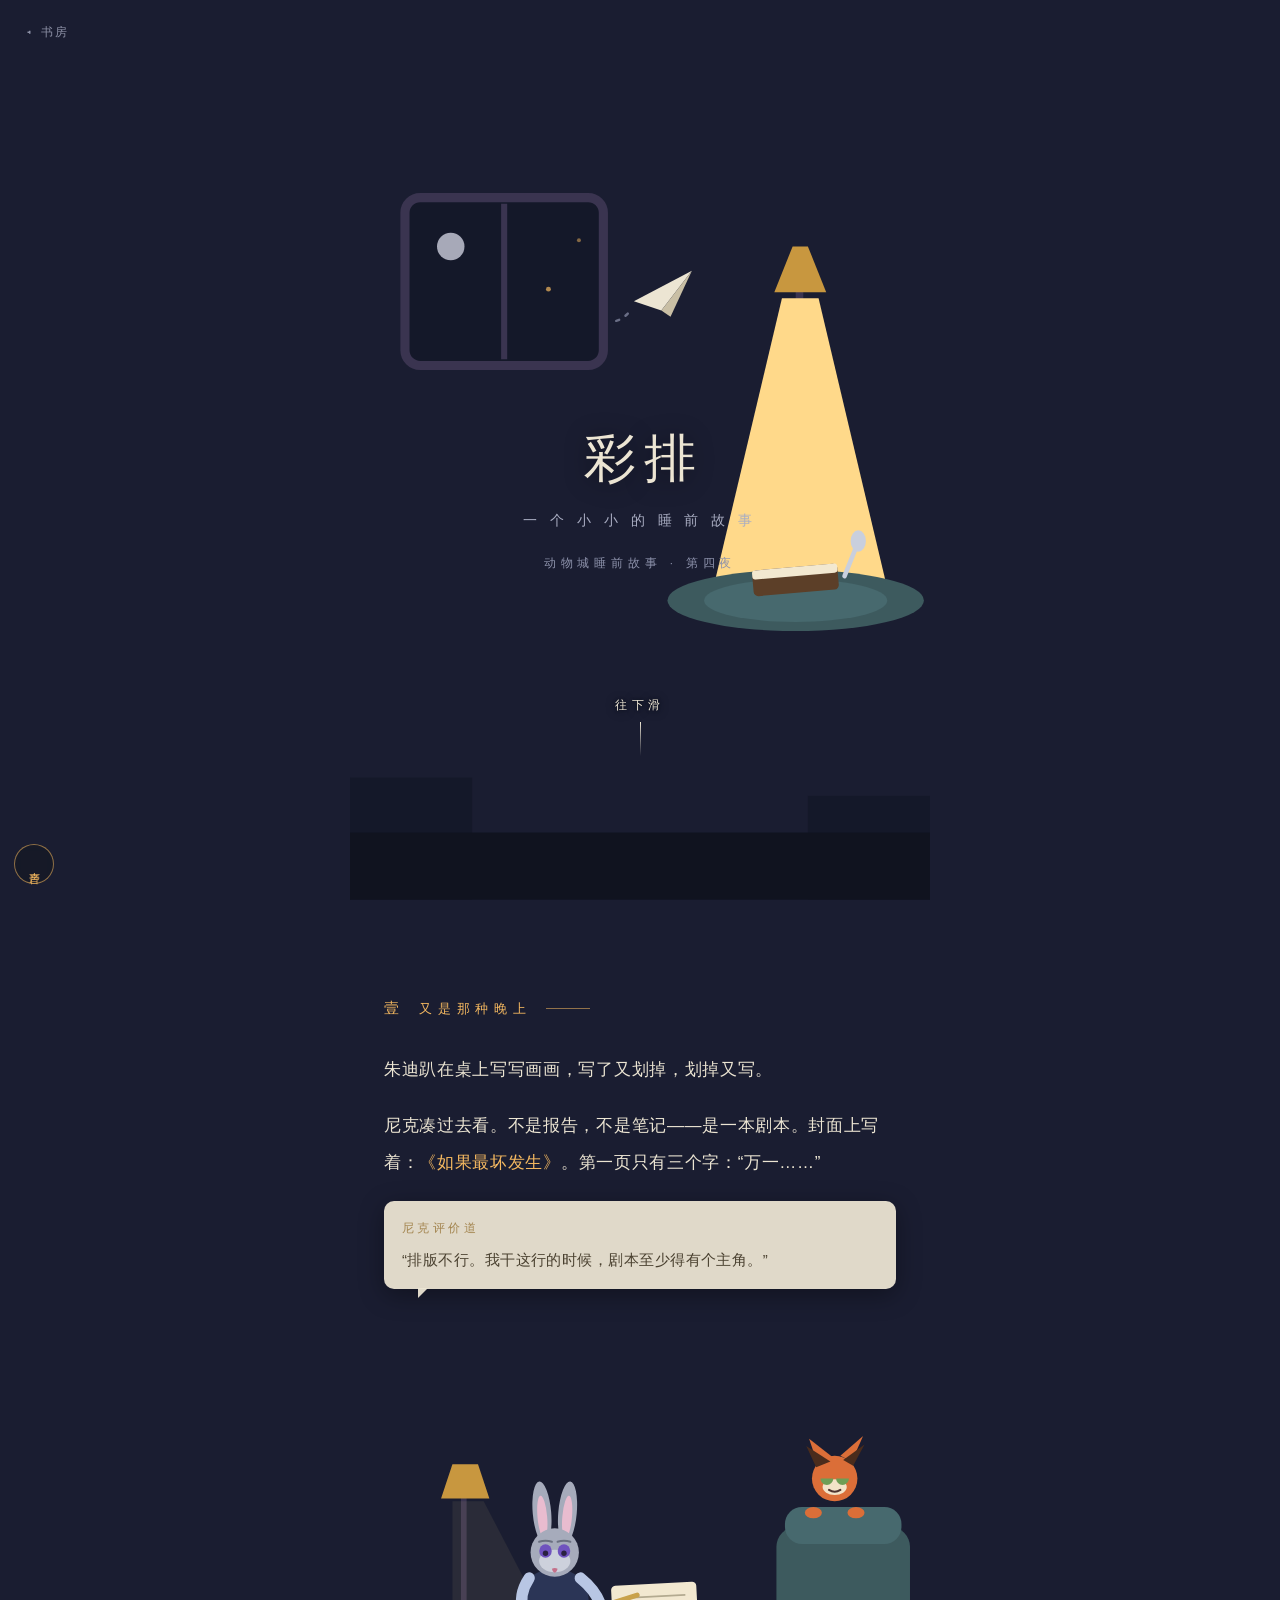
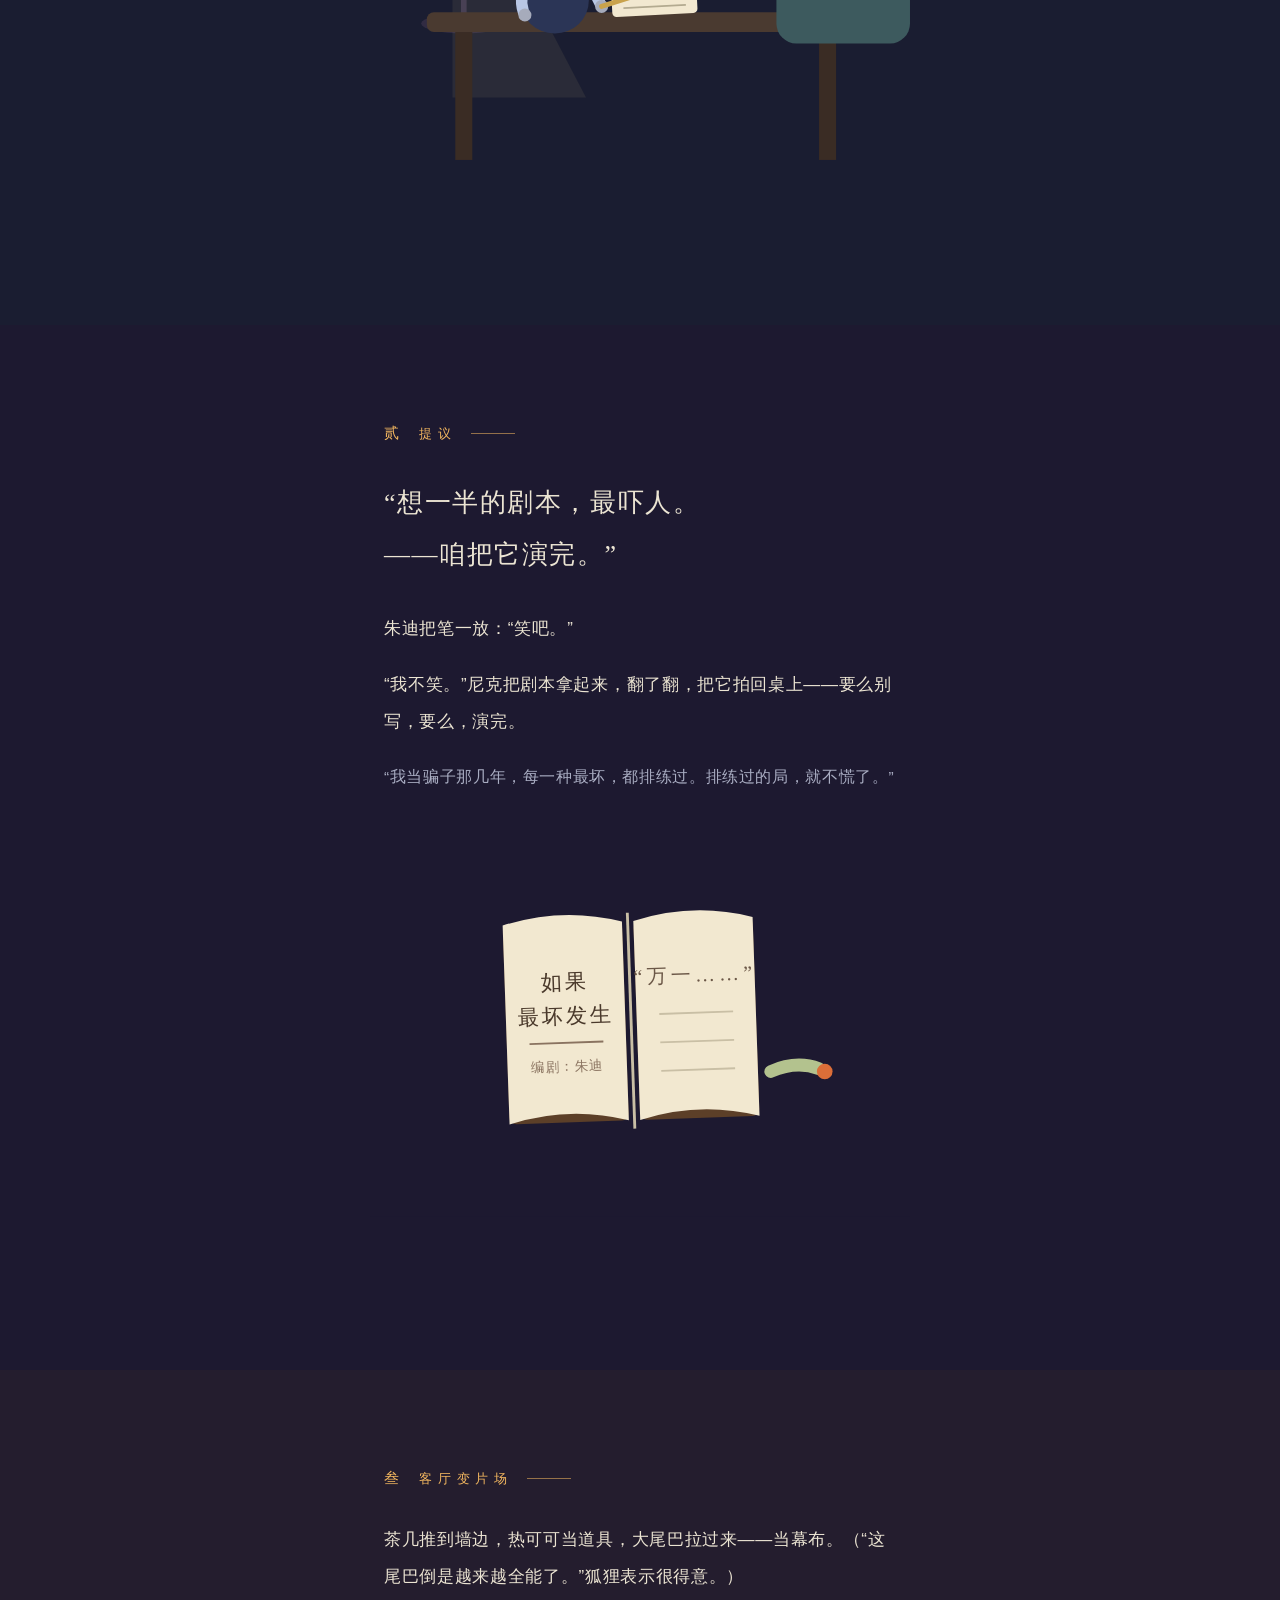
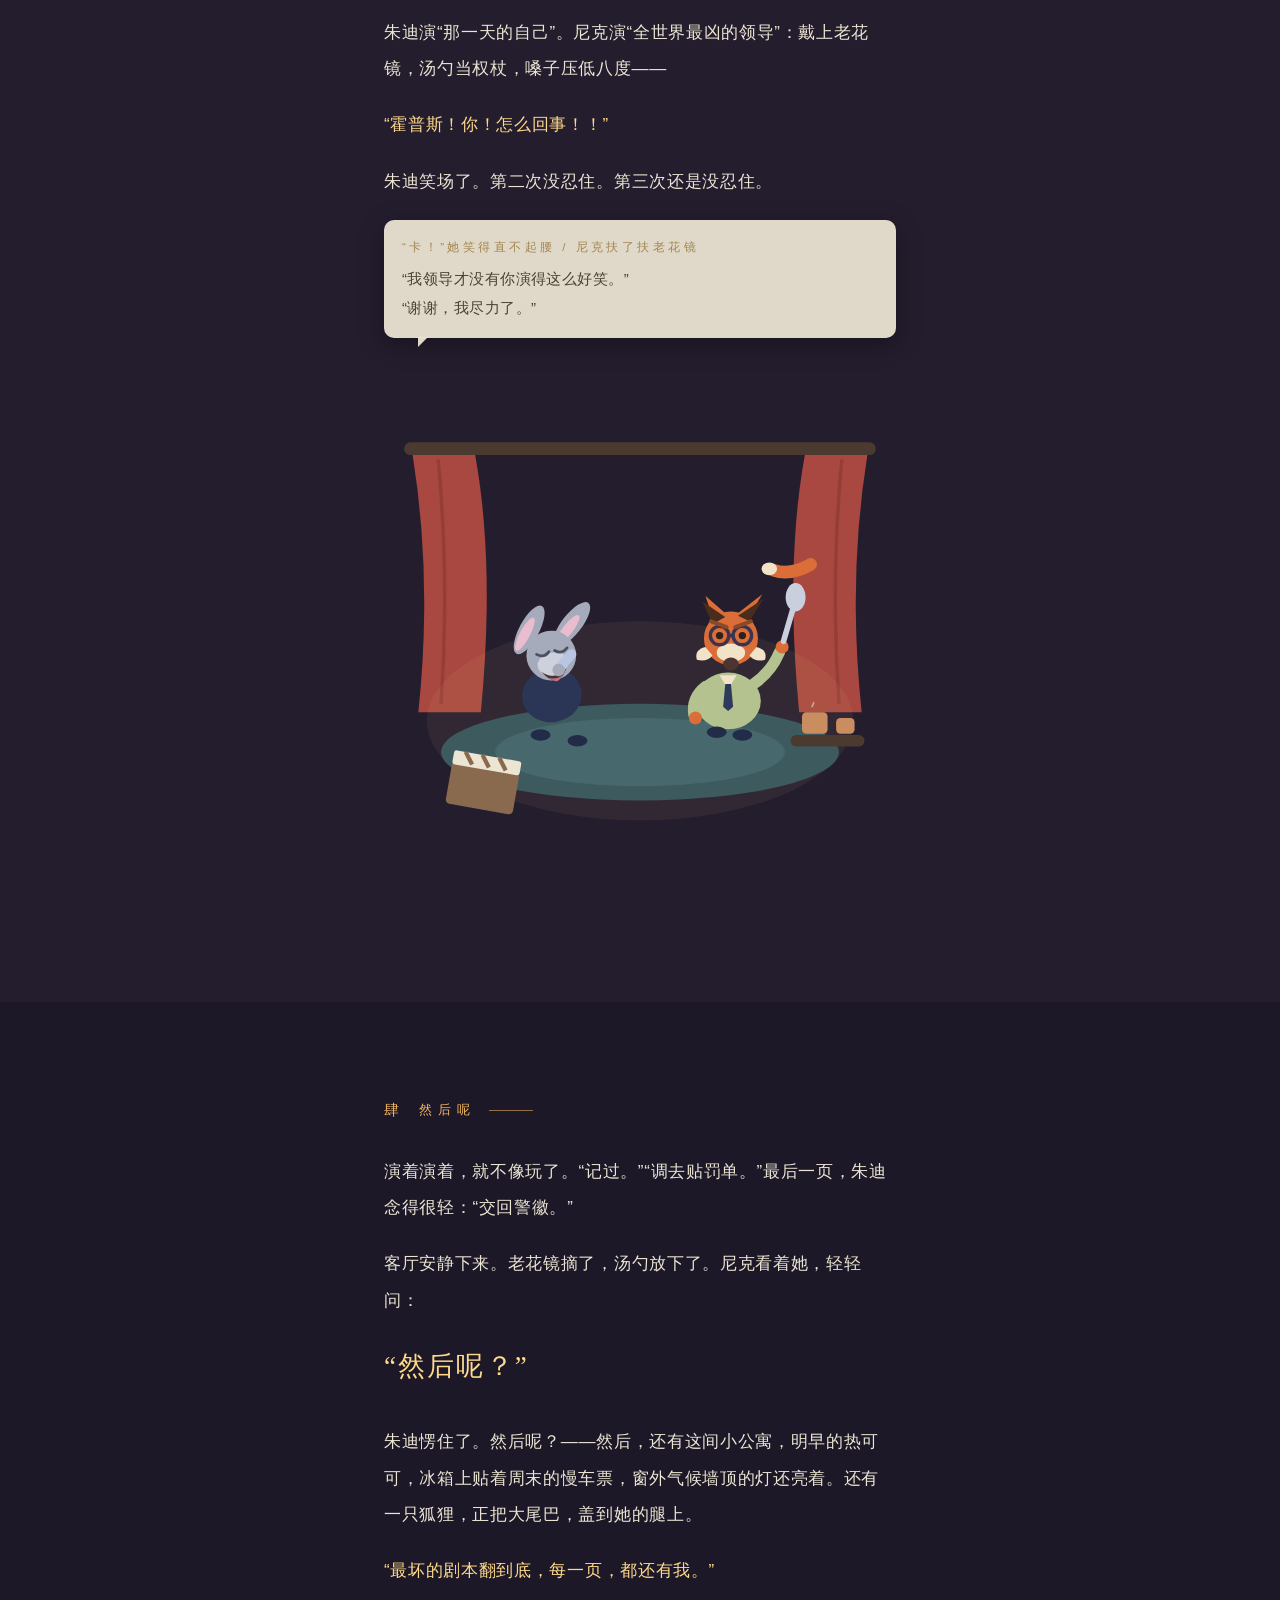
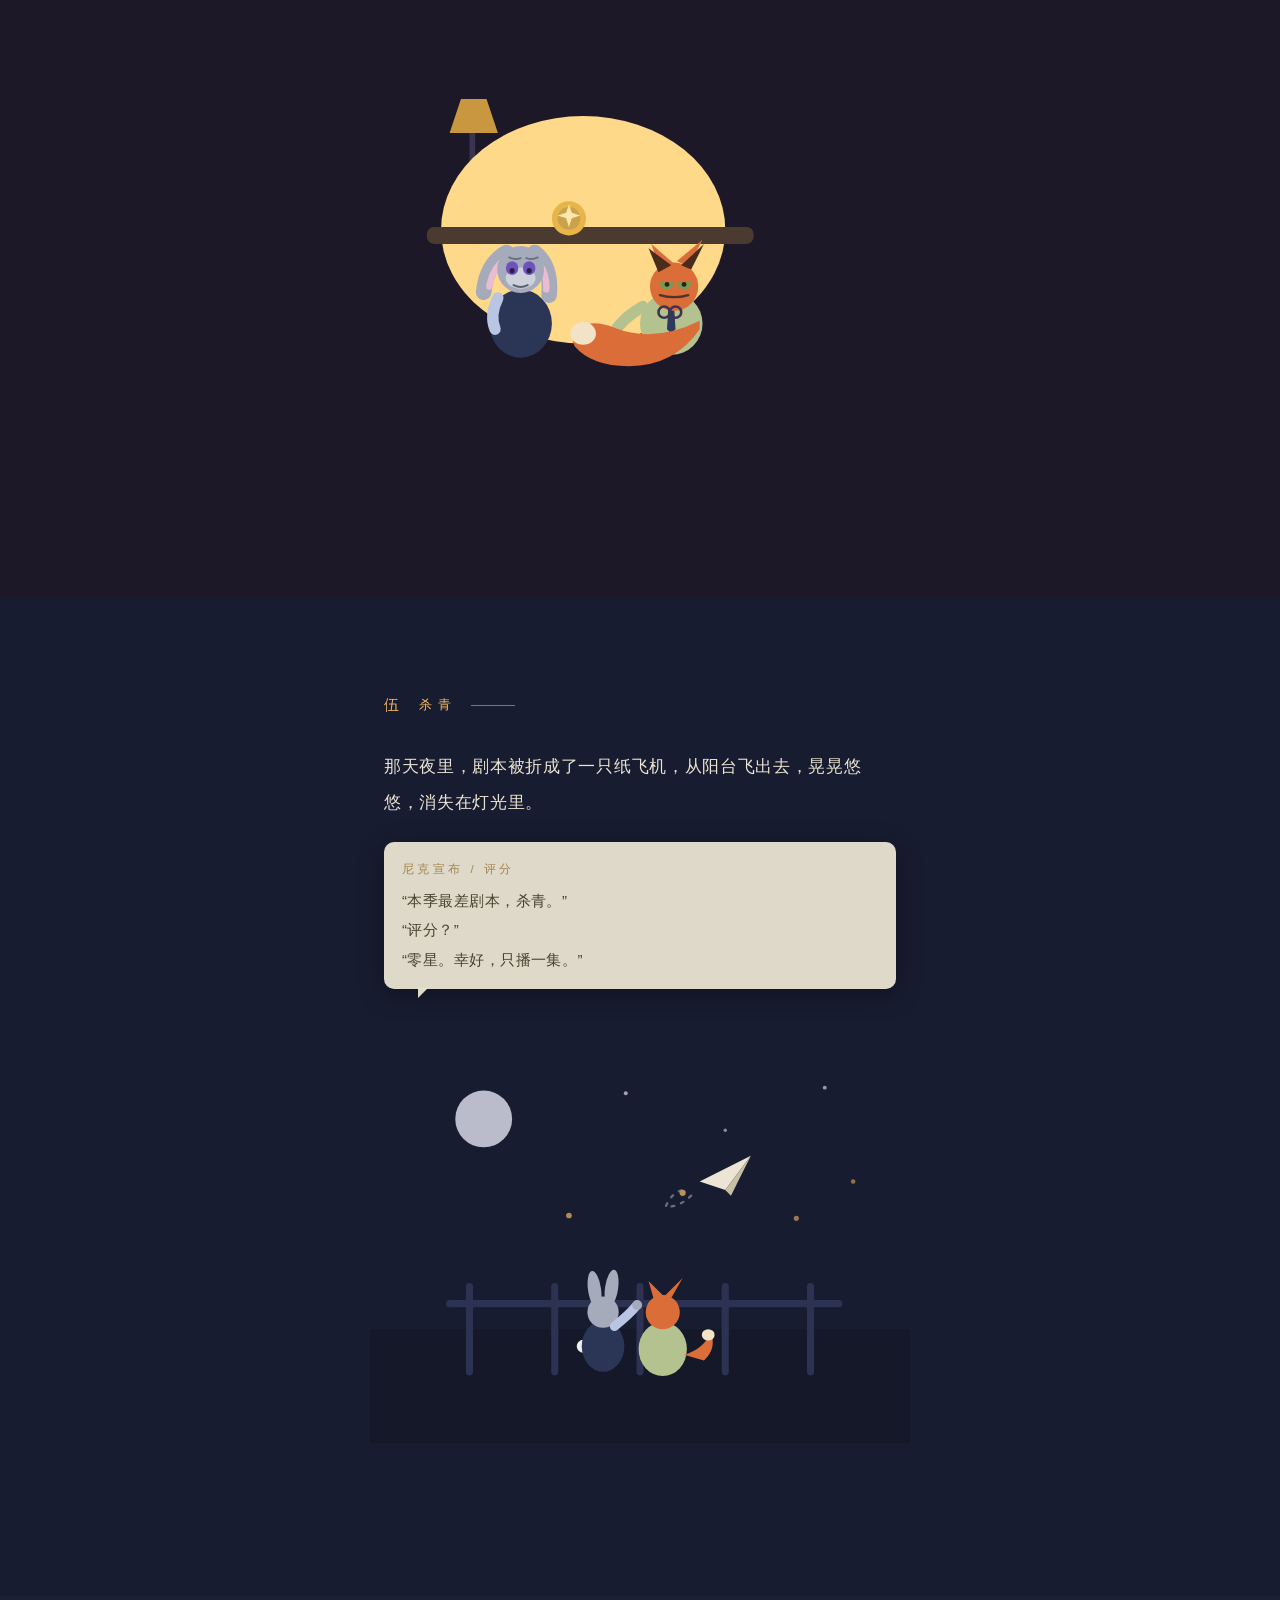
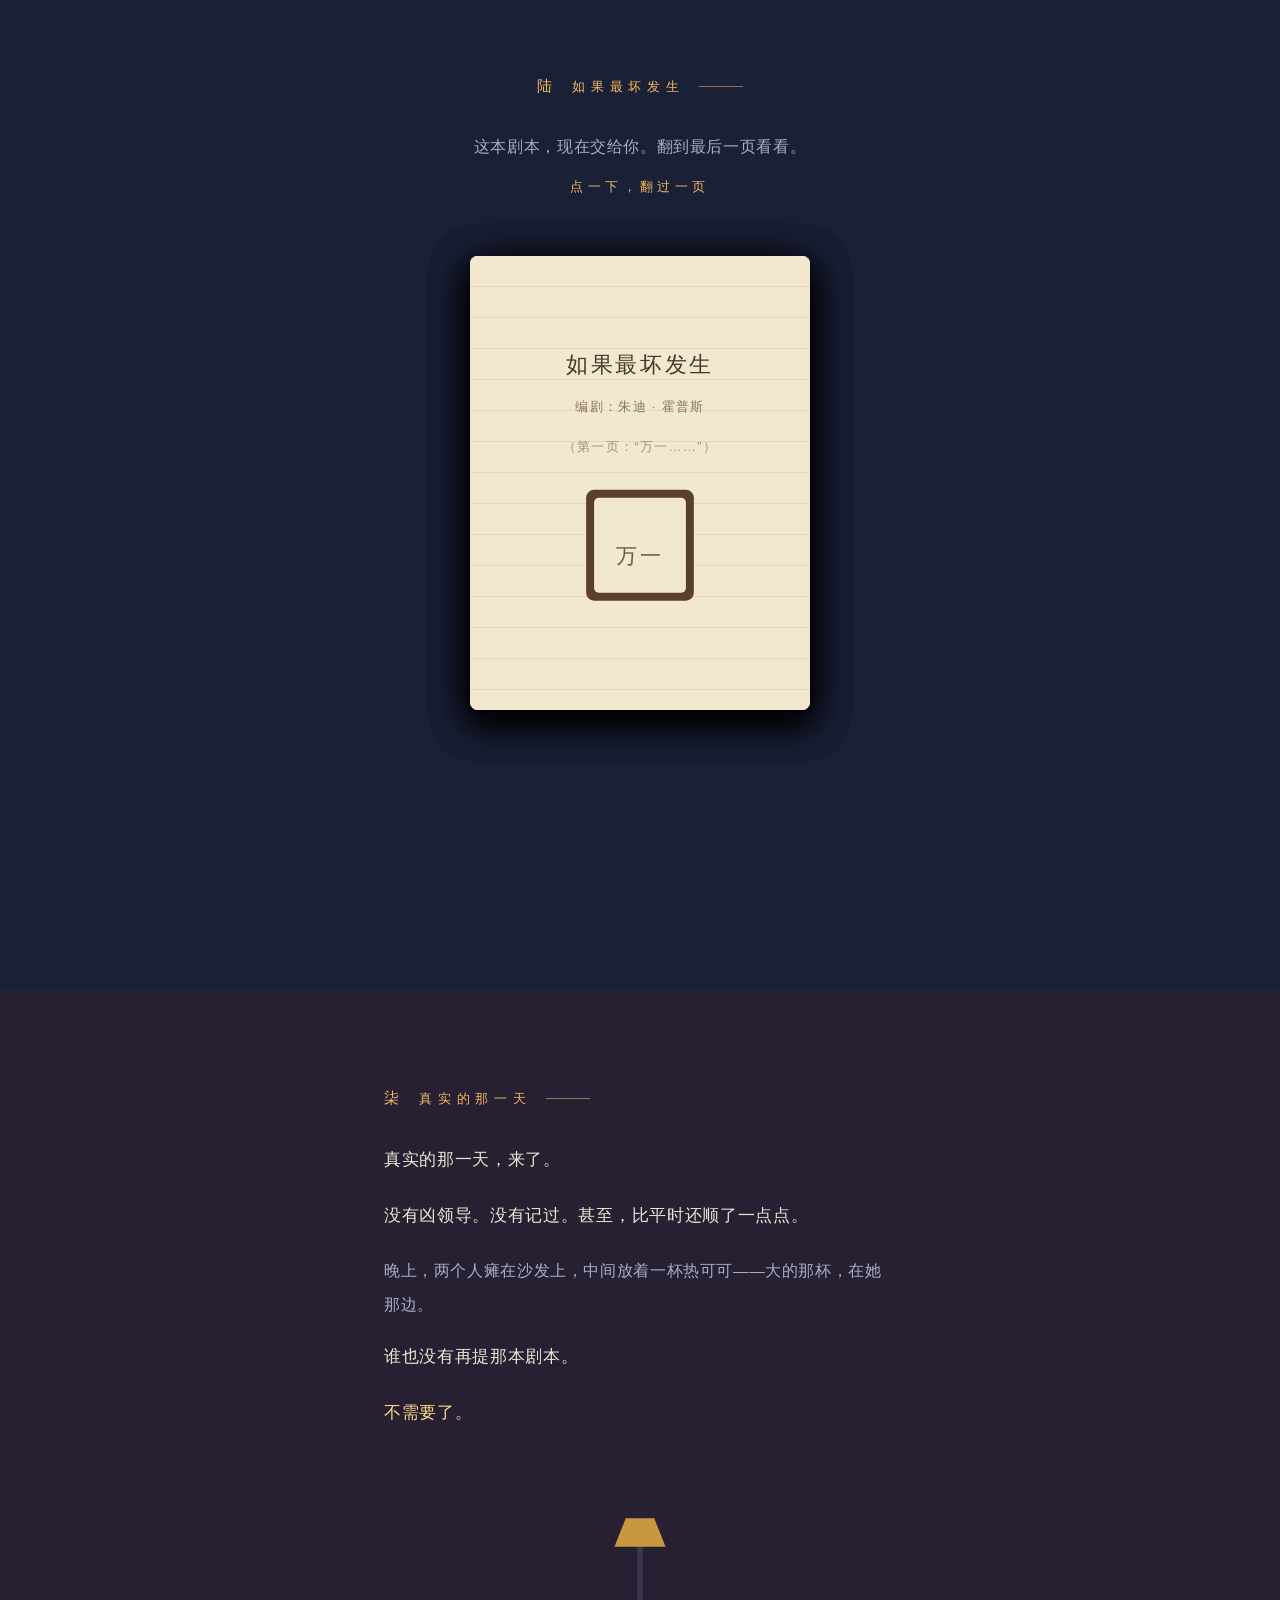
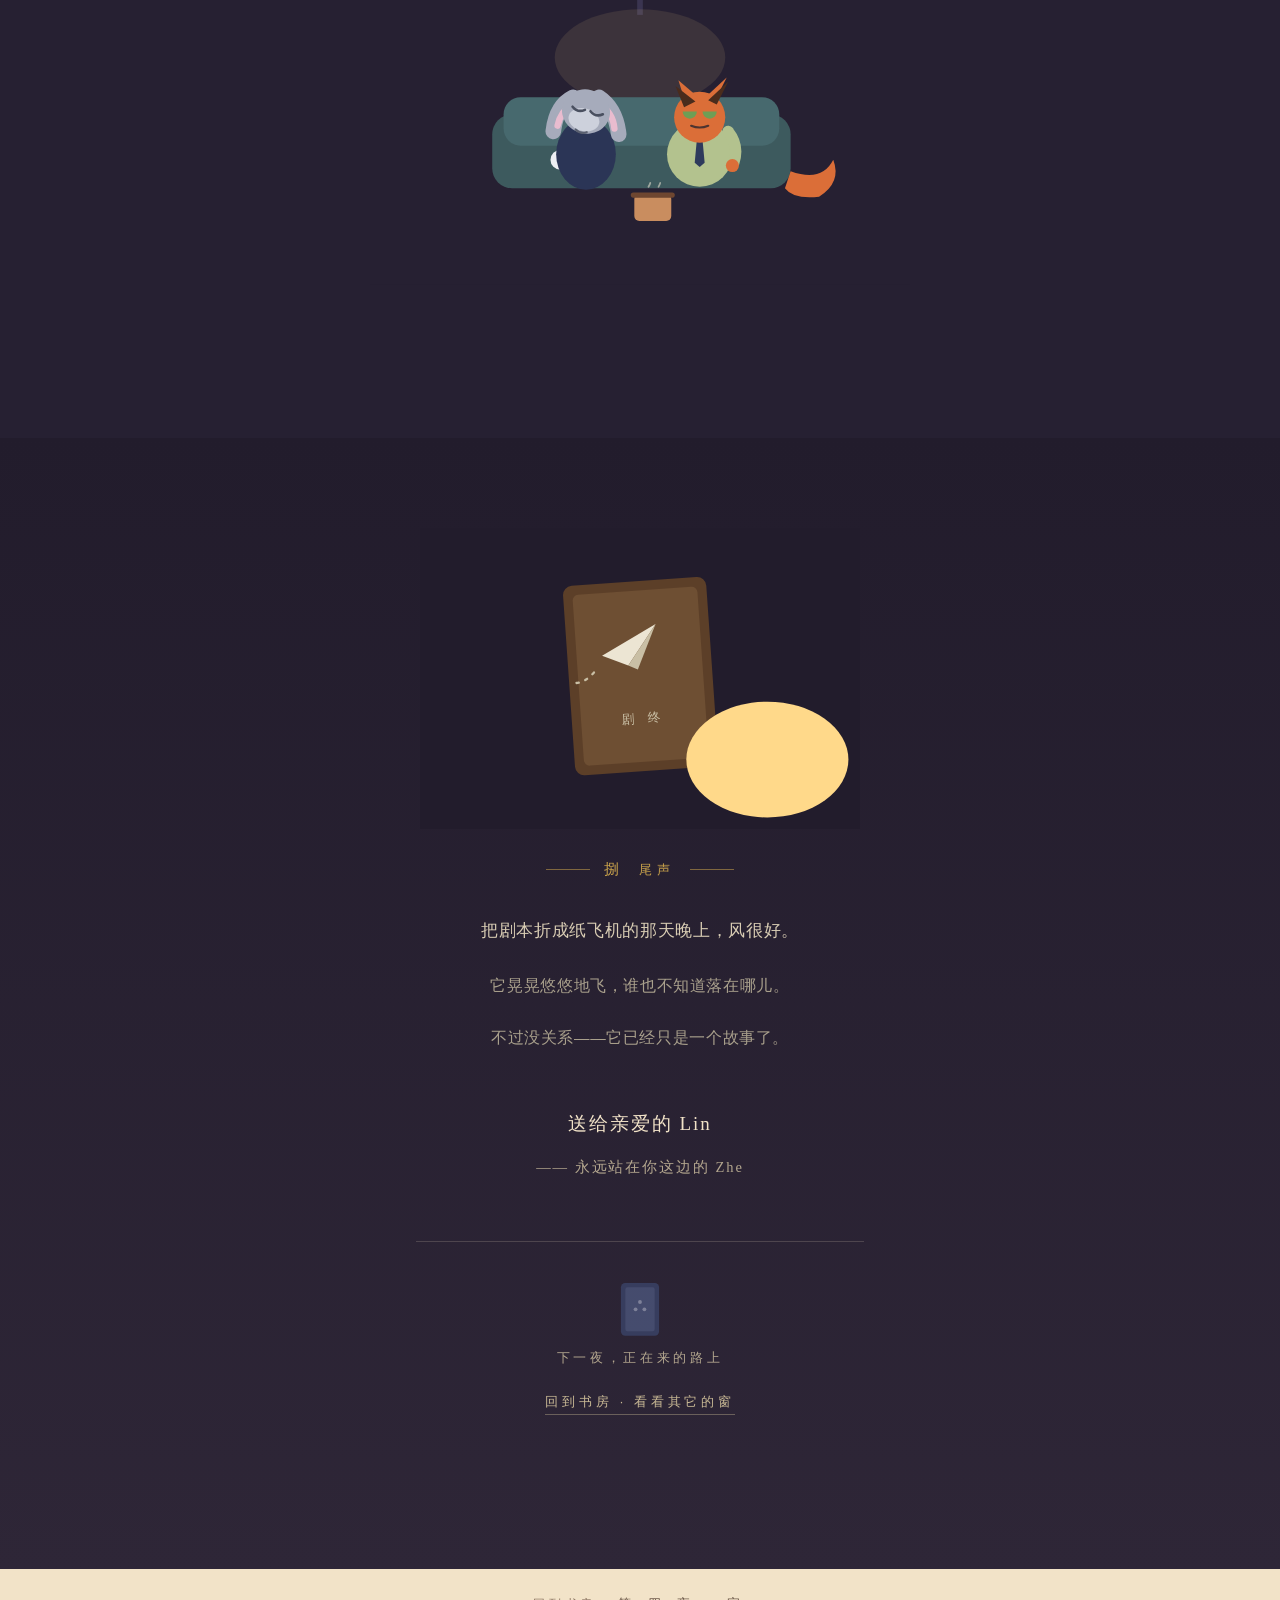
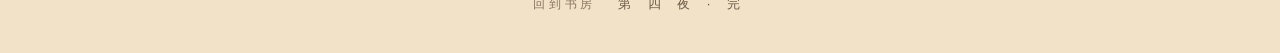
<file: rehearse/index.html>
<!DOCTYPE html>
<html lang="zh-CN">
<head>
<meta charset="UTF-8">
<meta name="viewport" content="width=device-width, initial-scale=1.0, viewport-fit=cover">
<meta name="theme-color" content="#1d1930">
<title>彩排 · 第四夜</title>
<link rel="icon" href="data:image/svg+xml,%3Csvg xmlns='http://www.w3.org/2000/svg' viewBox='0 0 100 100'%3E%3Ctext y='.9em' font-size='90'%3E%F0%9F%8E%AD%3C/text%3E%3C/svg%3E">
<link rel="stylesheet" href="../assets/common.css">
<style>
/* ============================================================
   第四夜 ·《彩排》 —— 本页专属样式
   客厅小剧场 · 翻剧本
   ============================================================ */
#s0,#s1{background:#1a1d31}
#s2{background:#1d1930}
#s3{background:#241d2e}
#s4{background:#1c1828}
#s5{background:#171c30}
#s6{background:#1a2036}
#s7{background:#262032}
#s8{background:linear-gradient(#221c2c 0%, #2e2637 100%)}
footer{
  background:#f2e3c8;color:#6b5747;text-align:center;
  padding:26px 0 40px;letter-spacing:.5em;font-size:13px;
}
footer a{color:#8a7360;text-decoration:none;letter-spacing:.3em;font-size:12px;margin-right:1em}

/* ---------- 封面 ---------- */
#s0{align-items:center;text-align:center;justify-content:flex-end;padding-bottom:16vh}
#s0 .art svg{width:118%;max-width:580px}
#s0 .cover-block{position:relative;z-index:2;margin-bottom:5vh}
#s0 h1{
  font-family:var(--serif);font-weight:400;
  font-size:clamp(34px,10.5vw,52px);
  letter-spacing:.14em;text-indent:.14em;color:var(--cream);
  text-shadow:0 2px 24px rgba(0,0,0,.45);
}
#s0 .sub{margin-top:18px;color:var(--cream-dim);font-size:14px;letter-spacing:.32em}
#s0 .series-badge{margin-top:26px;color:#8d92ab;font-size:11.5px;letter-spacing:.42em}
.back-home{
  position:absolute;top:18px;left:16px;z-index:3;
  color:var(--cream-dim);text-decoration:none;
  font-size:12px;letter-spacing:.22em;opacity:.8;padding:6px 10px;
}
#s0 .cue{
  position:relative;z-index:2;margin-top:9vh;
  display:inline-flex;flex-direction:column;align-items:center;gap:8px;
  color:var(--cream);font-size:12px;letter-spacing:.4em;
  text-shadow:0 1px 10px rgba(10,13,24,.95),0 0 3px rgba(10,13,24,.9);
}
#s0 .cue i{
  width:1px;height:34px;background:linear-gradient(var(--cream),transparent);
  animation:cue 2.2s ease-in-out infinite;
}
@keyframes cue{0%,100%{opacity:.25;transform:scaleY(.55);transform-origin:top}50%{opacity:1;transform:scaleY(1)}}
.spotlight{animation:spotbreathe 6s ease-in-out infinite}
@keyframes spotbreathe{0%,100%{opacity:.1}50%{opacity:.17}}
#plane-cov{animation:planedrift 5s ease-in-out infinite}
@keyframes planedrift{0%,100%{transform:translate(0,0)}50%{transform:translate(5px,-4px)}}

/* ---------- 正文场景：统一“文字在上，插画跟随” ---------- */
.flowtop{justify-content:flex-start;padding-top:11vh}
.flowtop .artflow{position:relative;z-index:1;width:100%;max-width:540px;margin:4vh auto 0}
.flowtop .artflow svg{width:100%;height:auto;display:block}
#s2 .big{
  font-family:var(--serif);font-size:clamp(20px,5.6vw,26px);
  line-height:2;letter-spacing:.06em;color:var(--cream);
}
#s4 .big{
  font-family:var(--serif);font-size:clamp(21px,6vw,27px);
  line-height:2;letter-spacing:.08em;color:var(--amber-soft);
}

/* ---------- s6：翻剧本 ---------- */
#s6{justify-content:flex-start;padding-top:9vh}
#s6 .words{text-align:center;max-width:26em}
#s6 .hint{font-size:13px;letter-spacing:.34em;color:var(--cream-dim)}
#s6 .hint b{font-weight:400;color:var(--amber);animation:hintp 2.4s ease-in-out infinite}
@keyframes hintp{0%,100%{opacity:.55}50%{opacity:1}}
#book{
  position:relative;z-index:2;width:min(100%,340px);margin:4.5vh auto 0;
  cursor:pointer;user-select:none;-webkit-user-select:none;
}
.bk{position:relative;width:100%;aspect-ratio:3/4;perspective:1100px}
.pg{
  position:absolute;inset:0;border-radius:8px;
  background:
    repeating-linear-gradient(transparent 0 30px, rgba(138,115,96,.14) 30px 31px),
    #f2e8d0;
  box-shadow:0 10px 36px rgba(0,0,0,.5);
  padding:26px 20px;
  transform-origin:left center;
  transition:transform 1s cubic-bezier(.55,0,.7,.5),opacity .9s ease;
  backface-visibility:hidden;-webkit-backface-visibility:hidden;
  display:flex;flex-direction:column;align-items:center;justify-content:center;gap:14px;
  color:#5c4632;
}
.pg.turn{transform:rotateY(-108deg);opacity:0;pointer-events:none}
.bk.notrans .pg{transition:none}
.pg .ttl{font-family:var(--serif);font-size:19px;letter-spacing:.12em;color:#4a392b}
.pg .sub{font-size:13px;letter-spacing:.1em;color:#8a7360;line-height:2}
.pg .illus{width:min(64%,190px)}
.pg .illus svg{width:100%;height:auto;display:block}
.pg .blankline{
  font-family:var(--serif);font-size:14.5px;line-height:2.1;letter-spacing:.08em;
  color:#6b5747;text-align:center;
}
#s6 .lines{min-height:5.4em;margin-top:4.5vh}
#s6 .lines p{
  font-family:var(--serif);font-size:16.5px;line-height:2.2;letter-spacing:.1em;margin-bottom:.35em;
}
#s6 .lines p span{opacity:0;transform:translateY(10px);display:inline-block;
  transition:opacity 1.3s ease,transform 1.3s ease}
#s6 .lines p.on span{opacity:1;transform:none}
#s6 .lines p:last-child span{color:var(--amber-soft)}

/* ---------- s8：尾声 ---------- */
#s8{justify-content:flex-start;padding-top:10vh}
#s8 .art{position:static;inset:auto;width:min(100%,440px);margin:0 auto 3vh}
#s8 .art svg{position:static;inset:auto;transform:none;width:100%;max-width:none;height:auto}
#s8 .words{margin-top:0;text-align:center;max-width:28em}
#s8 .kicker{justify-content:center;color:#c9a24b}
#s8 .kicker::before{content:"";flex:0 0 44px;height:1px;background:currentColor;opacity:.55}
#s8 .words p{color:#d9cdb4}
#s8 .words p.dim{color:#a9a08c}
.dedic{margin-top:3.2em;font-family:var(--serif);letter-spacing:.12em}
.dedic .to{font-size:19px;color:#f2e3c8;line-height:2}
.dedic .from{margin-top:1em;font-size:14.5px;color:#b3a68e}
.nextup{
  margin-top:4em;padding-top:2.4em;border-top:1px solid rgba(217,205,180,.2);
  display:flex;flex-direction:column;align-items:center;gap:10px;
}
.nextup .win-mini{width:44px;opacity:.85}
.nextup .win-mini svg{width:100%;height:auto;display:block}
.nextup .next-text{font-size:13px;color:#b3a68e;letter-spacing:.28em}
.nextup .back-study{
  margin-top:1.4em;font-size:12.5px;color:#c9b995;text-decoration:none;
  letter-spacing:.3em;border-bottom:1px solid rgba(201,185,149,.4);padding-bottom:3px;
}
</style>
</head>
<body>

<div id="vignette"></div>
<button id="sndBtn" aria-label="声音开关">声音</button>

<main>

<!-- ════════════ 封面 ════════════ -->
<section id="s0" class="scene">
  <a class="back-home" href="../" onclick="try{sessionStorage.setItem('zs_seen',1)}catch(e){}">◂ 书房</a>
  <div class="art">
    <svg viewBox="0 0 380 520" aria-hidden="true">
      <rect x="0" y="0" width="380" height="520" fill="#1a1d31"/>
      <!-- 窗与夜 -->
      <rect x="36" y="60" width="130" height="110" rx="10" fill="#141829"/>
      <rect x="36" y="60" width="130" height="110" rx="10" fill="none" stroke="#3a3450" stroke-width="6"/>
      <line x1="101" y1="64" x2="101" y2="166" stroke="#3a3450" stroke-width="4"/>
      <circle cx="66" cy="92" r="9" fill="#d8d9e8" opacity=".75"/>
      <g fill="#f4b860">
        <circle cx="130" cy="120" r="1.6" opacity=".7"/><circle cx="150" cy="88" r="1.3" opacity=".5"/>
      </g>
      <!-- 飞出窗的纸飞机 -->
      <g id="plane-cov">
        <path d="M186 128 L224 108 L204 134 Z" fill="#ece5d3"/>
        <path d="M204 134 L224 108 L210 138 Z" fill="#c9bfa5"/>
        <path d="M182 136 q-6 6 -12 5" stroke="#8d92ab" stroke-width="1.6" fill="none" stroke-dasharray="2 5" stroke-linecap="round" opacity=".7"/>
      </g>
      <!-- 落地灯与舞台光锥 -->
      <rect x="292" y="120" width="5" height="118" fill="#3a3450"/>
      <rect x="280" y="236" width="30" height="8" rx="3" fill="#3a3450"/>
      <path d="M278 122 L312 122 L300 92 L290 92 Z" fill="#c8973f"/>
      <path class="spotlight" d="M283 126 L307 126 L352 316 L238 316 Z" fill="#ffd98a"/>
      <!-- 地毯舞台 -->
      <ellipse cx="292" cy="324" rx="84" ry="20" fill="#3d5a5e"/>
      <ellipse cx="292" cy="324" rx="60" ry="14" fill="#47696e"/>
      <!-- 道具：合上的剧本 + 汤勺 -->
      <g transform="rotate(-5 292 312)">
        <rect x="264" y="302" width="56" height="17" rx="3" fill="#5c3f28"/>
        <rect x="264" y="302" width="56" height="6" rx="2" fill="#f2e8d0"/>
      </g>
      <line x1="324" y1="308" x2="332" y2="288" stroke="#c9cfdd" stroke-width="3" stroke-linecap="round"/>
      <ellipse cx="333" cy="285" rx="5" ry="7" fill="#c9cfdd"/>
      <!-- 城市地平线 -->
      <g fill="#141829">
        <rect x="0" y="440" width="80" height="80"/>
        <rect x="300" y="452" width="80" height="68"/>
      </g>
      <rect x="0" y="476" width="380" height="44" fill="#10131f"/>
    </svg>
  </div>
  <div class="cover-block">
    <h1>彩排</h1>
    <div class="sub">一 个 小 小 的 睡 前 故 事</div>
    <div class="series-badge">动物城睡前故事 · 第四夜</div>
  </div>
  <div class="cue"><span>往下滑</span><i></i></div>
</section>

<!-- ════════════ 一 · 又是那种晚上 ════════════ -->
<section id="s1" class="scene flowtop">
  <div class="words">
    <div class="kicker reveal"><span class="num">壹</span><span>又是那种晚上</span></div>
    <p class="reveal" style="--d:.15s">朱迪趴在桌上写写画画，写了又划掉，划掉又写。</p>
    <p class="reveal" style="--d:.35s">尼克凑过去看。不是报告，不是笔记——是一本剧本。封面上写着：<em>《如果最坏发生》</em>。第一页只有三个字：“万一……”</p>
    <div class="bubble reveal" style="--d:.6s">
      <span class="who">尼克评价道</span>
      “排版不行。我干这行的时候，剧本至少得有个主角。”
    </div>
  </div>
  <div class="artflow">
    <svg viewBox="0 0 380 300" aria-hidden="true">
      <rect x="0" y="0" width="380" height="300" fill="#1a1d31"/>
      <!-- 台灯与暖光 -->
      <rect x="64" y="106" width="4" height="84" fill="#3a3450"/>
      <path d="M50 108 L84 108 L76 84 L58 84 Z" fill="#c8973f"/>
      <ellipse cx="66" cy="196" rx="30" ry="7" fill="#312b42"/>
      <path d="M58 110 L80 110 L152 248 L58 248 Z" fill="#ffd98a" opacity=".07"/>
      <!-- 书桌 -->
      <rect x="40" y="188" width="300" height="14" rx="5" fill="#4a3a30"/>
      <rect x="60" y="202" width="12" height="90" fill="#3a2c24"/>
      <rect x="316" y="202" width="12" height="90" fill="#3a2c24"/>
      <!-- 摊开的剧本 -->
      <g transform="rotate(-3 200 178)">
        <rect x="170" y="168" width="60" height="22" rx="3" fill="#f2e8d0"/>
        <g stroke="#b3aa90" stroke-width="1.2">
          <line x1="178" y1="177" x2="222" y2="177"/>
          <line x1="178" y1="184" x2="222" y2="184"/>
        </g>
      </g>
      <!-- 写字的朱迪 -->
      <g>
        <ellipse cx="130" cy="180" rx="24" ry="23" fill="#2B3556"/>
        <path d="M112 164 Q104 176 108 188" stroke="#B8C6E4" stroke-width="8" fill="none" stroke-linecap="round"/>
        <circle cx="109" cy="190" r="4.6" fill="#A6ABBB"/>
        <path d="M148 164 Q158 172 162 182" stroke="#B8C6E4" stroke-width="8" fill="none" stroke-linecap="round"/>
        <circle cx="163" cy="184" r="4.6" fill="#A6ABBB"/>
        <line x1="163" y1="184" x2="188" y2="176" stroke="#c9a24b" stroke-width="3.5" stroke-linecap="round"/>
        <!-- 竖起的耳朵（微微内倾） -->
        <g transform="rotate(-5 121 118)">
          <ellipse cx="121" cy="118" rx="6.5" ry="22" fill="#A6ABBB"/>
          <ellipse cx="121" cy="121" rx="3.4" ry="15" fill="#E9BCCF"/>
        </g>
        <g transform="rotate(5 139 118)">
          <ellipse cx="139" cy="118" rx="6.5" ry="22" fill="#A6ABBB"/>
          <ellipse cx="139" cy="121" rx="3.4" ry="15" fill="#E9BCCF"/>
        </g>
        <!-- 头 -->
        <circle cx="130" cy="146" r="17" fill="#A6ABBB"/>
        <ellipse cx="130" cy="152" rx="11" ry="8" fill="#CDD1DC"/>
        <!-- 专注向下看的眼睛 -->
        <ellipse cx="123.5" cy="145" rx="4.4" ry="4.8" fill="#6F52BE"/>
        <ellipse cx="136.5" cy="145" rx="4.4" ry="4.8" fill="#6F52BE"/>
        <circle cx="123.5" cy="146.6" r="1.9" fill="#2A2140"/>
        <circle cx="136.5" cy="146.6" r="1.9" fill="#2A2140"/>
        <path d="M119 138.5 Q123.5 137 128 138.5 M132 138.5 Q136.5 137 141 138.5" stroke="#6A7080" stroke-width="1.4" fill="none" stroke-linecap="round"/>
        <path d="M128 157.5 Q130 156.5 132 157.5 Q131.4 160 130 160.2 Q128.6 160 128 157.5 Z" fill="#C4708A"/>
      </g>
      <!-- 沙发后探头的尼克（爪子搭在椅背上） -->
      <g>
        <rect x="286" y="128" width="94" height="82" rx="14" fill="#3d5a5e"/>
        <rect x="292" y="114" width="82" height="26" rx="12" fill="#47696e"/>
        <ellipse cx="312" cy="118" rx="6" ry="4" fill="#DB6E38"/>
        <ellipse cx="342" cy="118" rx="6" ry="4" fill="#DB6E38"/>
        <circle cx="327" cy="94" r="16" fill="#DB6E38"/>
        <path d="M315 84 L309 66 L327 80 Z" fill="#DB6E38"/>
        <path d="M339 82 L347 64 L331 78 Z" fill="#DB6E38"/>
        <path d="M314 86 L307 71 L324 82 Z" fill="#4A2C1C"/>
        <path d="M340 85 L348 70 L333 81 Z" fill="#4A2C1C"/>
        <ellipse cx="327" cy="100" rx="8.5" ry="5.5" fill="#F2E3C8"/>
        <path d="M317 94 A4.5 4.5 0 0 0 326 94 Z" fill="#6E9E55"/>
        <path d="M328 94 A4.5 4.5 0 0 0 337 94 Z" fill="#6E9E55"/>
        <path d="M323 102 Q327 104.5 331 102" stroke="#4E3430" stroke-width="1.5" fill="none" stroke-linecap="round"/>
      </g>
    </svg>
  </div>
</section>

<!-- ════════════ 二 · 提议 ════════════ -->
<section id="s2" class="scene flowtop">
  <div class="words">
    <div class="kicker reveal"><span class="num">贰</span><span>提议</span></div>
    <p class="reveal big" style="--d:.15s">“想一半的剧本，最吓人。<br>——咱把它演完。”</p>
    <p class="reveal" style="--d:.4s">朱迪把笔一放：“笑吧。”</p>
    <p class="reveal" style="--d:.6s">“我不笑。”尼克把剧本拿起来，翻了翻，把它拍回桌上——要么别写，要么，演完。</p>
    <p class="reveal dim" style="--d:.8s">“我当骗子那几年，每一种最坏，都排练过。排练过的局，就不慌了。”</p>
  </div>
  <div class="artflow">
    <svg viewBox="0 0 380 260" aria-hidden="true">
      <rect x="0" y="0" width="380" height="260" fill="#1d1930"/>
      <!-- 摊开的剧本特写 -->
      <g transform="rotate(-2 190 130)">
        <rect x="96" y="52" width="84" height="140" rx="5" fill="#5c3f28"/>
        <rect x="188" y="52" width="84" height="140" rx="5" fill="#5c3f28"/>
        <path d="M96 52 Q138 40 180 52 L180 192 Q138 180 96 192 Z" fill="#f2e8d0"/>
        <path d="M188 52 Q230 40 272 52 L272 192 Q230 180 188 192 Z" fill="#f2e8d0"/>
        <line x1="184" y1="46" x2="184" y2="198" stroke="#c9bfa5" stroke-width="2"/>
        <!-- 封面页 -->
        <text x="138" y="98" text-anchor="middle" font-size="15" fill="#4a392b" letter-spacing="2" style="font-family:var(--serif)">如果</text>
        <text x="138" y="122" text-anchor="middle" font-size="15" fill="#4a392b" letter-spacing="2" style="font-family:var(--serif)">最坏发生</text>
        <line x1="112" y1="136" x2="164" y2="136" stroke="#8a7360" stroke-width="1.4"/>
        <text x="138" y="156" text-anchor="middle" font-size="9.5" fill="#8a7360" letter-spacing="1">编剧：朱迪</text>
        <!-- 第一页：万一…… -->
        <text x="230" y="96" text-anchor="middle" font-size="14" fill="#6b5747" letter-spacing="3" style="font-family:var(--serif)">“万一……”</text>
        <g stroke="#c9bfa5" stroke-width="1.3">
          <line x1="204" y1="118" x2="256" y2="118"/>
          <line x1="204" y1="138" x2="256" y2="138"/>
          <line x1="204" y1="158" x2="256" y2="158"/>
        </g>
      </g>
      <!-- 拿着剧本的狐狸爪 -->
      <g>
        <path d="M282 158 Q300 150 316 156" stroke="#B3C28E" stroke-width="9" fill="none" stroke-linecap="round"/>
        <circle cx="320" cy="158" r="5.5" fill="#DB6E38"/>
      </g>
    </svg>
  </div>
</section>

<!-- ════════════ 三 · 客厅变片场 ════════════ -->
<section id="s3" class="scene flowtop">
  <div class="words">
    <div class="kicker reveal"><span class="num">叁</span><span>客厅变片场</span></div>
    <p class="reveal" style="--d:.15s">茶几推到墙边，热可可当道具，大尾巴拉过来——当幕布。（“这尾巴倒是越来越全能了。”狐狸表示很得意。）</p>
    <p class="reveal" style="--d:.35s">朱迪演“那一天的自己”。尼克演“全世界最凶的领导”：戴上老花镜，汤勺当权杖，嗓子压低八度——</p>
    <p class="reveal say" style="--d:.55s">“霍普斯！你！怎么回事！！”</p>
    <p class="reveal" style="--d:.75s">朱迪笑场了。第二次没忍住。第三次还是没忍住。</p>
    <div class="bubble reveal" style="--d:.95s">
      <span class="who">“卡！”她笑得直不起腰 / 尼克扶了扶老花镜</span>
      “我领导才没有你演得这么好笑。”<br>“谢谢，我尽力了。”
    </div>
  </div>
  <div class="artflow">
    <svg viewBox="0 0 380 320" aria-hidden="true">
      <rect x="0" y="0" width="380" height="320" fill="#241d2e"/>
      <!-- 幕帘杆与两侧幕布 -->
      <rect x="24" y="34" width="332" height="9" rx="4.5" fill="#4a3a30"/>
      <path d="M30 43 Q44 130 34 224 L78 224 Q88 120 74 43 Z" fill="#a84840"/>
      <path d="M350 43 Q336 130 346 224 L302 224 Q292 120 306 43 Z" fill="#a84840"/>
      <g stroke="#8f3a34" stroke-width="2.4" opacity=".7" fill="none">
        <path d="M48 46 Q56 130 50 218"/>
        <path d="M332 46 Q324 130 330 218"/>
      </g>
      <!-- 尾巴当帘绳（系在右帘上） -->
      <path d="M310 120 Q296 128 284 124" stroke="#DB6E38" stroke-width="9" fill="none" stroke-linecap="round"/>
      <ellipse cx="281" cy="123" rx="5.5" ry="4.5" fill="#F2E3C8"/>
      <!-- 暖光与舞台地毯 -->
      <ellipse cx="190" cy="230" rx="150" ry="70" fill="#ffd98a" opacity=".06"/>
      <ellipse cx="190" cy="252" rx="140" ry="34" fill="#3d5a5e"/>
      <ellipse cx="190" cy="252" rx="102" ry="24" fill="#47696e"/>
      <!-- 场记板（左） -->
      <g transform="rotate(10 78 272)">
        <rect x="56" y="262" width="48" height="30" rx="3" fill="#8a6a4e"/>
        <rect x="56" y="254" width="48" height="10" rx="2" fill="#ece5d3"/>
        <path d="M64 254 L70 262 M76 254 L82 262 M88 254 L94 262" stroke="#8a6a4e" stroke-width="3"/>
      </g>
      <!-- 道具桌（右）：两杯可可 -->
      <rect x="296" y="240" width="52" height="8" rx="4" fill="#4a3a30"/>
      <rect x="304" y="224" width="18" height="15" rx="3" fill="#c98d5f"/>
      <rect x="328" y="228" width="13" height="11" rx="3" fill="#c98d5f"/>
      <path class="steam" d="M311 220 q3 -5 0 -8" stroke="#ece5d3" stroke-width="1.2" fill="none" stroke-linecap="round"/>
      <!-- 笑倒的朱迪（左） -->
      <g>
        <ellipse cx="128" cy="212" rx="21" ry="19" fill="#2B3556" transform="rotate(-10 128 212)"/>
        <!-- 放松后摆的耳朵 -->
        <ellipse cx="112" cy="166" rx="7" ry="19" transform="rotate(28 112 166)" fill="#A6ABBB"/>
        <ellipse cx="109" cy="169" rx="3.6" ry="13" transform="rotate(28 109 169)" fill="#E9BCCF"/>
        <ellipse cx="142" cy="162" rx="7" ry="19" transform="rotate(38 142 162)" fill="#A6ABBB"/>
        <ellipse cx="139" cy="166" rx="3.6" ry="13" transform="rotate(38 139 166)" fill="#E9BCCF"/>
        <!-- 后仰大笑的头 -->
        <g transform="rotate(-12 128 186)">
          <circle cx="128" cy="184" r="17.5" fill="#A6ABBB"/>
          <ellipse cx="128" cy="190" rx="11" ry="8" fill="#CDD1DC"/>
          <path d="M118 181 Q122.5 185 127 181" stroke="#4A5060" stroke-width="1.9" fill="none" stroke-linecap="round"/>
          <path d="M131 181 Q135.5 185 140 181" stroke="#4A5060" stroke-width="1.9" fill="none" stroke-linecap="round"/>
          <path d="M119 194 Q128 203 137 194 Q133 201.5 128 202 Q123 201.5 119 194 Z" fill="#4E3430"/>
          <path d="M123 199 Q128 201.5 133 199 Q130 202.4 128 202.5 Q126 202.4 123 199 Z" fill="#C4708A"/>
          <path d="M142 186 Q136 190 132 194" stroke="#B8C6E4" stroke-width="7" fill="none" stroke-linecap="round"/>
          <circle cx="131" cy="195" r="4.4" fill="#A6ABBB"/>
        </g>
        <ellipse cx="120" cy="240" rx="7" ry="4" fill="#222B47"/>
        <ellipse cx="146" cy="244" rx="7" ry="4" fill="#222B47"/>
      </g>
      <!-- 演凶领导的尼克（右） -->
      <g>
        <ellipse cx="252" cy="216" rx="23" ry="20" fill="#B3C28E"/>
        <path d="M246 198 L252 208 L258 198 Z" fill="#F2E3C8"/>
        <path d="M250 204 L254 204 L255.5 220 L252 223 L248.5 220 Z" fill="#2E3A5C"/>
        <path d="M236 206 Q226 214 228 226" stroke="#B3C28E" stroke-width="8" fill="none" stroke-linecap="round"/>
        <circle cx="229" cy="228" r="4.6" fill="#DB6E38"/>
        <path d="M270 204 Q282 196 288 182" stroke="#B3C28E" stroke-width="8" fill="none" stroke-linecap="round"/>
        <circle cx="290" cy="178" r="4.6" fill="#DB6E38"/>
        <line x1="291" y1="174" x2="298" y2="150" stroke="#c9cfdd" stroke-width="4" stroke-linecap="round"/>
        <ellipse cx="299.5" cy="143" rx="7" ry="10" fill="#c9cfdd"/>
        <ellipse cx="244" cy="238" rx="7" ry="4" fill="#222B47"/>
        <ellipse cx="262" cy="240" rx="7" ry="4" fill="#222B47"/>
        <circle cx="254" cy="172" r="19" fill="#DB6E38"/>
        <path d="M242 160 L236 142 L252 156 Z" fill="#DB6E38"/>
        <path d="M266 158 L276 141 L258 155 Z" fill="#DB6E38"/>
        <path d="M241 162 L234 146 L250 157 Z" fill="#4A2C1C"/>
        <path d="M267 160 L277 144 L259 156 Z" fill="#4A2C1C"/>
        <ellipse cx="254" cy="182" rx="10" ry="6.5" fill="#F2E3C8"/>
        <g fill="none" stroke="#3a3450" stroke-width="2.4">
          <circle cx="246" cy="170" r="6.5"/>
          <circle cx="262" cy="170" r="6.5"/>
          <line x1="252.5" y1="170" x2="255.5" y2="170"/>
        </g>
        <circle cx="246" cy="170" r="2.6" fill="#2E2016"/>
        <circle cx="262" cy="170" r="2.6" fill="#2E2016"/>
        <path d="M240 160 L251 164 M268 160 L257 164" stroke="#8A4A26" stroke-width="2.8" stroke-linecap="round"/>
        <ellipse cx="254" cy="190" rx="5.5" ry="4.5" fill="#4E3430"/>
        <path d="M236 178 Q228 180 230 187 Q237 189 241 184 Z" fill="#F2E3C8"/>
        <path d="M272 178 Q280 180 278 187 Q271 189 267 184 Z" fill="#F2E3C8"/>
      </g>
    </svg>
  </div>
</section>

<!-- ════════════ 四 · 然后呢 ════════════ -->
<section id="s4" class="scene flowtop">
  <div class="words">
    <div class="kicker reveal"><span class="num">肆</span><span>然后呢</span></div>
    <p class="reveal" style="--d:.15s">演着演着，就不像玩了。“记过。”“调去贴罚单。”最后一页，朱迪念得很轻：“交回警徽。”</p>
    <p class="reveal" style="--d:.35s">客厅安静下来。老花镜摘了，汤勺放下了。尼克看着她，轻轻问：</p>
    <p class="reveal big" style="--d:.55s">“然后呢？”</p>
    <p class="reveal" style="--d:.8s">朱迪愣住了。然后呢？——然后，还有这间小公寓，明早的热可可，冰箱上贴着周末的慢车票，窗外气候墙顶的灯还亮着。还有一只狐狸，正把大尾巴，盖到她的腿上。</p>
    <p class="reveal say" style="--d:1.05s">“最坏的剧本翻到底，每一页，都还有我。”</p>
  </div>
  <div class="artflow">
    <svg viewBox="0 0 380 280" aria-hidden="true">
      <rect x="0" y="0" width="380" height="280" fill="#1c1828"/>
      <!-- 台灯暖光 -->
      <rect x="70" y="60" width="4" height="70" fill="#3a3450"/>
      <path d="M56 62 L90 62 L82 38 L64 38 Z" fill="#c8973f"/>
      <ellipse class="spotlight" cx="150" cy="130" rx="100" ry="80" fill="#ffd98a"/>
      <!-- 桌上的警徽 -->
      <g>
        <rect x="40" y="128" width="230" height="12" rx="5" fill="#4a3a30"/>
        <circle cx="140" cy="122" r="12" fill="#E8B54A"/>
        <circle cx="140" cy="122" r="8" fill="#c9a24b"/>
        <path d="M140 112 l2 6 6 2 -6 2 -2 6 -2 -6 -6 -2 6 -2 Z" fill="#ffe6ae"/>
      </g>
      <!-- 坐着的朱迪 -->
      <g>
        <ellipse cx="106" cy="196" rx="22" ry="24" fill="#2B3556"/>
        <path d="M90 178 Q84 190 88 200" stroke="#B8C6E4" stroke-width="8" fill="none" stroke-linecap="round"/>
        <!-- 微垂安静的耳朵 -->
        <path d="M96 146 Q82 154 80 174" stroke="#A6ABBB" stroke-width="11" fill="none" stroke-linecap="round"/>
        <path d="M96 150 Q86 157 84 170" stroke="#E9BCCF" stroke-width="4.5" fill="none" stroke-linecap="round"/>
        <path d="M116 146 Q128 156 126 176" stroke="#A6ABBB" stroke-width="11" fill="none" stroke-linecap="round"/>
        <path d="M115 150 Q125 158 124 172" stroke="#E9BCCF" stroke-width="4.5" fill="none" stroke-linecap="round"/>
        <circle cx="106" cy="158" r="16.5" fill="#A6ABBB"/>
        <ellipse cx="106" cy="164" rx="10.5" ry="7.5" fill="#CDD1DC"/>
        <ellipse cx="100" cy="157" rx="4.4" ry="4.8" fill="#6F52BE"/>
        <ellipse cx="112" cy="157" rx="4.4" ry="4.8" fill="#6F52BE"/>
        <circle cx="100" cy="158.8" r="1.8" fill="#2A2140"/>
        <circle cx="112" cy="158.8" r="1.8" fill="#2A2140"/>
        <path d="M98 149.5 Q102 151.5 106 150 M110 150 Q114 151.5 118 149.5" stroke="#6A7080" stroke-width="1.4" fill="none" stroke-linecap="round"/>
        <path d="M101 169 Q106 171.5 111 169" stroke="#5A6070" stroke-width="1.4" fill="none" stroke-linecap="round"/>
      </g>
      <!-- 出戏的尼克（老花镜挂在领口） -->
      <g>
        <ellipse cx="212" cy="196" rx="22" ry="22" fill="#B3C28E"/>
        <path d="M206 178 L212 188 L218 178 Z" fill="#F2E3C8"/>
        <path d="M210 184 L214 184 L215 200 L212 203 L209 200 Z" fill="#2E3A5C"/>
        <!-- 搭在朱迪腿上的手 -->
        <path d="M192 184 Q178 192 172 202" stroke="#B3C28E" stroke-width="8" fill="none" stroke-linecap="round"/>
        <circle cx="170" cy="204" r="4.6" fill="#DB6E38"/>
        <circle cx="214" cy="170" r="17" fill="#DB6E38"/>
        <path d="M204 158 L198 140 L214 154 Z" fill="#DB6E38"/>
        <path d="M224 156 L234 137 L216 152 Z" fill="#DB6E38"/>
        <path d="M203 160 L196 143 L212 155 Z" fill="#4A2C1C"/>
        <path d="M226 158 L235 140 L219 155 Z" fill="#4A2C1C"/>
        <!-- 温柔的眯眯眼 -->
        <path d="M204 167 A5 5 0 0 0 214 167 Z" fill="#6E9E55"/>
        <path d="M216 167 A5 5 0 0 0 226 167 Z" fill="#6E9E55"/>
        <circle cx="209" cy="168.5" r="1.7" fill="#2E2016"/>
        <circle cx="221" cy="168.5" r="1.7" fill="#2E2016"/>
        <path d="M204 176 Q214 179 224 176" stroke="#4E3430" stroke-width="1.6" fill="none" stroke-linecap="round"/>
        <!-- 挂在领口的老花镜 -->
        <g fill="none" stroke="#3a3450" stroke-width="1.8">
          <circle cx="207" cy="188" r="4"/>
          <circle cx="215" cy="188" r="4"/>
          <line x1="211" y1="188" x2="212" y2="188"/>
        </g>
      </g>
      <!-- 大尾巴盖住她的膝盖 -->
      <g>
        <path d="M232 200 Q214 226 182 226 Q156 226 144 212 Q140 203 148 198 Q158 193 172 199 Q200 210 232 194 Z" fill="#DB6E38"/>
        <ellipse cx="150" cy="203" rx="9" ry="8" fill="#F2E3C8"/>
      </g>
    </svg>
  </div>
</section>

<!-- ════════════ 五 · 杀青 ════════════ -->
<section id="s5" class="scene flowtop">
  <div class="words">
    <div class="kicker reveal"><span class="num">伍</span><span>杀青</span></div>
    <p class="reveal" style="--d:.15s">那天夜里，剧本被折成了一只纸飞机，从阳台飞出去，晃晃悠悠，消失在灯光里。</p>
    <div class="bubble reveal" style="--d:.4s">
      <span class="who">尼克宣布 / 评分</span>
      “本季最差剧本，杀青。”<br>“评分？”<br>“零星。幸好，只播一集。”
    </div>
  </div>
  <div class="artflow">
    <svg viewBox="0 0 380 280" aria-hidden="true">
      <rect x="0" y="0" width="380" height="280" fill="#171c30"/>
      <!-- 夜空与月 -->
      <circle cx="80" cy="52" r="20" fill="#d8d9e8" opacity=".85"/>
      <g fill="#fff">
        <circle cx="180" cy="34" r="1.4" opacity=".6"/><circle cx="250" cy="60" r="1.2" opacity=".5"/>
        <circle cx="320" cy="30" r="1.4" opacity=".55"/>
      </g>
      <!-- 远处城市灯火 -->
      <g fill="#f4b860">
        <circle cx="140" cy="120" r="2" opacity=".7"/><circle cx="220" cy="104" r="2.2" opacity=".75"/>
        <circle cx="300" cy="122" r="1.8" opacity=".6"/><circle cx="340" cy="96" r="1.6" opacity=".55"/>
      </g>
      <!-- 纸飞机 -->
      <g>
        <path d="M232 96 L268 78 L250 102 Z" fill="#ece5d3"/>
        <path d="M250 102 L268 78 L254 106 Z" fill="#c9bfa5"/>
        <path d="M226 106 q-8 8 -18 8 q4 -10 12 -12" stroke="#8d92ab" stroke-width="1.6" fill="none" stroke-dasharray="2 5" stroke-linecap="round" opacity=".7"/>
      </g>
      <!-- 阳台栏杆与两个背影 -->
      <rect x="0" y="200" width="380" height="80" fill="#141829"/>
      <g stroke="#2c3252" stroke-width="5" stroke-linecap="round">
        <line x1="70" y1="170" x2="70" y2="230"/>
        <line x1="130" y1="170" x2="130" y2="230"/>
        <line x1="190" y1="170" x2="190" y2="230"/>
        <line x1="250" y1="170" x2="250" y2="230"/>
        <line x1="310" y1="170" x2="310" y2="230"/>
        <line x1="56" y1="182" x2="330" y2="182"/>
      </g>
      <!-- 朱迪背影 -->
      <g>
        <circle cx="150" cy="212" r="4.5" fill="#EDEFF4"/>
        <ellipse cx="164" cy="212" rx="15" ry="18" fill="#2B3556"/>
        <circle cx="164" cy="188" r="11" fill="#A6ABBB"/>
        <ellipse cx="158" cy="172" rx="4.6" ry="13" transform="rotate(-8 158 172)" fill="#A6ABBB"/>
        <ellipse cx="170" cy="171" rx="4.6" ry="13" transform="rotate(8 170 171)" fill="#A6ABBB"/>
        <!-- 手臂搭在栏杆上 -->
        <path d="M172 198 Q182 190 187 184" stroke="#B8C6E4" stroke-width="6.5" fill="none" stroke-linecap="round"/>
        <circle cx="188" cy="183" r="3.5" fill="#A6ABBB"/>
      </g>
      <!-- 尼克背影 -->
      <g>
        <ellipse cx="206" cy="214" rx="17" ry="19" fill="#B3C28E"/>
        <circle cx="206" cy="188" r="12" fill="#DB6E38"/>
        <path d="M200 180 L196 166 L208 178 Z" fill="#DB6E38"/>
        <path d="M212 178 L220 164 L207 177 Z" fill="#DB6E38"/>
        <path d="M221 218 Q235 214 240 202 Q244 214 235 222 Z" fill="#DB6E38"/>
        <ellipse cx="238" cy="204" rx="4.5" ry="4" fill="#F2E3C8"/>
      </g>
    </svg>
  </div>
</section>

<!-- ════════════ 互动 · 翻剧本 ════════════ -->
<section id="s6" class="scene">
  <div class="words">
    <div class="kicker reveal" style="justify-content:center"><span class="num">陆</span><span>如果最坏发生</span></div>
    <p class="reveal dim" style="--d:.15s;margin-bottom:.6em">这本剧本，现在交给你。翻到最后一页看看。</p>
    <p class="hint reveal" id="s6hint" style="--d:.4s"><b>点一下，翻过一页</b></p>
  </div>
  <div id="book" class="reveal" style="--d:.55s">
    <div class="bk" id="bk">
      <div class="pg" style="z-index:1">
        <div class="blankline">真实的那天，会自己写。</div>
        <div class="blankline">它通常，比这一页温柔。</div>
        <div class="illus">
          <svg viewBox="0 0 120 80" aria-hidden="true">
            <path d="M30 52 L94 20 L64 58 Z" fill="#c9bfa5"/>
            <path d="M30 52 L64 58 L58 68 Z" fill="#8a7360"/>
            <path d="M20 60 q-6 8 -14 8" stroke="#8a7360" stroke-width="2" fill="none" stroke-dasharray="2 6" stroke-linecap="round"/>
          </svg>
        </div>
      </div>
      <div class="pg" style="z-index:2">
        <div class="ttl">最后一幕</div>
        <div class="sub">“交回警徽。”</div>
        <div class="illus">
          <svg viewBox="0 0 120 90" aria-hidden="true">
            <rect x="10" y="70" width="100" height="6" rx="3" fill="#8a6a4e"/>
            <circle cx="60" cy="52" r="16" fill="#E8B54A"/>
            <circle cx="60" cy="52" r="11" fill="#c9a24b"/>
            <path d="M60 38 l2.6 8 8 2.6 -8 2.6 -2.6 8 -2.6 -8 -8 -2.6 8 -2.6 Z" fill="#ffe6ae"/>
          </svg>
        </div>
      </div>
      <div class="pg" style="z-index:3">
        <div class="ttl">第二幕 · 第三幕</div>
        <div class="sub">“被记过。”“调去贴罚单。”</div>
        <div class="illus">
          <svg viewBox="0 0 120 90" aria-hidden="true">
            <rect x="30" y="16" width="60" height="58" rx="4" fill="#ece5d3"/>
            <rect x="38" y="26" width="44" height="10" rx="2" fill="#c05a52" opacity=".85"/>
            <line x1="38" y1="46" x2="82" y2="46" stroke="#8a7360" stroke-width="2"/>
            <line x1="38" y1="58" x2="82" y2="58" stroke="#8a7360" stroke-width="2"/>
          </svg>
        </div>
      </div>
      <div class="pg" style="z-index:4">
        <div class="ttl">第一幕</div>
        <div class="sub">“领导板起脸。”</div>
        <div class="illus">
          <svg viewBox="0 0 120 90" aria-hidden="true">
            <circle cx="60" cy="40" r="22" fill="#DB6E38"/>
            <path d="M46 26 L40 8 L58 22 Z" fill="#DB6E38"/>
            <path d="M74 24 L84 6 L64 20 Z" fill="#DB6E38"/>
            <g fill="none" stroke="#5c4632" stroke-width="2">
              <circle cx="53" cy="38" r="5"/><circle cx="67" cy="38" r="5"/>
            </g>
            <circle cx="53" cy="38" r="2" fill="#2E2016"/>
            <circle cx="67" cy="38" r="2" fill="#2E2016"/>
            <path d="M46 28 L56 32 M74 28 L64 32" stroke="#8A4A26" stroke-width="2.4" stroke-linecap="round"/>
            <path d="M54 52 Q60 49 66 52 Q63 56 60 56.4 Q57 56 54 52 Z" fill="#4E3430"/>
          </svg>
        </div>
      </div>
      <div class="pg" style="z-index:5">
        <div class="ttl" style="font-size:22px">如果最坏发生</div>
        <div class="sub">编剧：朱迪 · 霍普斯</div>
        <div class="sub" style="opacity:.75">（第一页：“万一……”）</div>
        <div class="illus">
          <svg viewBox="0 0 120 90" aria-hidden="true">
            <rect x="26" y="10" width="68" height="70" rx="5" fill="#5c3f28"/>
            <rect x="31" y="15" width="58" height="60" rx="3" fill="#f2e8d0"/>
            <text x="60" y="56" text-anchor="middle" font-size="13" fill="#6b5747" letter-spacing="2" style="font-family:var(--serif)">万一</text>
          </svg>
        </div>
      </div>
    </div>
  </div>
  <div class="lines" id="script-lines">
    <p><span>最坏的事翻到最后一页，</span></p>
    <p><span>每一页，都有人陪你。</span></p>
  </div>
</section>

<!-- ════════════ 七 · 真实的那一天 ════════════ -->
<section id="s7" class="scene flowtop">
  <div class="words">
    <div class="kicker reveal"><span class="num">柒</span><span>真实的那一天</span></div>
    <p class="reveal" style="--d:.15s">真实的那一天，来了。</p>
    <p class="reveal" style="--d:.35s">没有凶领导。没有记过。甚至，比平时还顺了一点点。</p>
    <p class="reveal dim" style="--d:.55s">晚上，两个人瘫在沙发上，中间放着一杯热可可——大的那杯，在她那边。</p>
    <p class="reveal" style="--d:.75s">谁也没有再提那本剧本。</p>
    <p class="reveal say" style="--d:.95s">不需要了。</p>
  </div>
  <div class="artflow">
    <svg viewBox="0 0 380 280" aria-hidden="true">
      <rect x="0" y="0" width="380" height="280" fill="#262032"/>
      <!-- 暖灯 -->
      <rect x="188" y="40" width="4" height="50" fill="#3a3450"/>
      <path d="M172 42 L208 42 L200 22 L180 22 Z" fill="#c8973f"/>
      <ellipse class="spotlight" cx="190" cy="120" rx="60" ry="34" fill="#ffd98a" opacity=".1"/>
      <!-- 沙发 -->
      <rect x="86" y="160" width="210" height="52" rx="14" fill="#3d5a5e"/>
      <rect x="94" y="148" width="194" height="34" rx="12" fill="#47696e"/>
      <!-- 摊着的朱迪 -->
      <g>
        <circle cx="134" cy="192" r="7" fill="#EDEFF4"/>
        <ellipse cx="152" cy="188" rx="21" ry="25" fill="#2B3556"/>
        <!-- 放松后靠的耳朵 -->
        <path d="M143 148 Q131 154 129 172" stroke="#A6ABBB" stroke-width="11" fill="none" stroke-linecap="round"/>
        <path d="M143 152 Q134 158 132 168" stroke="#E9BCCF" stroke-width="4.5" fill="none" stroke-linecap="round"/>
        <path d="M161 148 Q173 156 175 174" stroke="#A6ABBB" stroke-width="11" fill="none" stroke-linecap="round"/>
        <path d="M160 152 Q171 158 172 170" stroke="#E9BCCF" stroke-width="4.5" fill="none" stroke-linecap="round"/>
        <g transform="rotate(14 152 158)">
          <ellipse cx="152" cy="158" rx="17" ry="15.5" fill="#A6ABBB"/>
          <ellipse cx="152" cy="164" rx="11" ry="8" fill="#CDD1DC"/>
          <!-- 眯眯笑眼 -->
          <path d="M142 157 Q146.5 160.5 151 157" stroke="#4A5060" stroke-width="1.8" fill="none" stroke-linecap="round"/>
          <path d="M155 157 Q159.5 160.5 164 157" stroke="#4A5060" stroke-width="1.8" fill="none" stroke-linecap="round"/>
          <path d="M148 172 Q152 174.6 156 172" stroke="#5A6070" stroke-width="1.5" fill="none" stroke-linecap="round"/>
        </g>
      </g>
      <!-- 摊着的尼克 -->
      <g>
        <ellipse cx="232" cy="188" rx="23" ry="23" fill="#B3C28E"/>
        <path d="M226 170 L232 180 L238 170 Z" fill="#F2E3C8"/>
        <path d="M230 178 L234 178 L235.5 194 L232 197 L228.5 194 Z" fill="#2E3A5C"/>
        <circle cx="232" cy="162" r="18" fill="#DB6E38"/>
        <path d="M222 152 L217 136 L231 148 Z" fill="#DB6E38"/>
        <path d="M243 150 L251 134 L237 147 Z" fill="#DB6E38"/>
        <path d="M221 155 L215 140 L229 151 Z" fill="#4A2C1C"/>
        <path d="M244 153 L252 137 L238 150 Z" fill="#4A2C1C"/>
        <!-- 松弛闭目 -->
        <path d="M220 158 A5 5 0 0 0 230 158 Z" fill="#6E9E55"/>
        <path d="M234 158 A5 5 0 0 0 244 158 Z" fill="#6E9E55"/>
        <path d="M226 168 Q232 170.5 238 168" stroke="#4E3430" stroke-width="1.5" fill="none" stroke-linecap="round"/>
        <!-- 搭在沙发背的手 -->
        <path d="M252 172 Q260 182 256 194" stroke="#B3C28E" stroke-width="8" fill="none" stroke-linecap="round"/>
        <circle cx="255" cy="196" r="4.6" fill="#DB6E38"/>
      </g>
      <!-- 中间那杯大的热可可 -->
      <g>
        <rect x="186" y="216" width="26" height="19" rx="3.5" fill="#c98d5f"/>
        <rect x="183.5" y="215" width="31" height="3.6" rx="1.8" fill="#6E4630"/>
        <path class="steam" d="M196 211 q3 -5 0 -9" stroke="#ece5d3" stroke-width="1.3" fill="none" stroke-linecap="round"/>
        <path class="steam" d="M203 211 q3 -5 0 -9" stroke="#ece5d3" stroke-width="1.2" fill="none" stroke-linecap="round" style="animation-delay:1.6s"/>
      </g>
      <!-- 尾巴从沙发后垂下来 -->
      <path d="M296 200 Q318 208 326 192 Q332 208 316 218 Q298 220 292 212 Z" fill="#DB6E38"/>
    </svg>
  </div>
</section>

<!-- ════════════ 尾声 ════════════ -->
<section id="s8" class="scene">
  <div class="art">
    <svg viewBox="0 0 380 260" aria-hidden="true">
      <rect x="0" y="0" width="380" height="260" fill="#221c2c"/>
      <!-- 合上的剧本（封底） -->
      <g transform="rotate(-4 190 120)">
        <rect x="128" y="46" width="124" height="164" rx="8" fill="#5c3f28"/>
        <rect x="136" y="54" width="108" height="148" rx="5" fill="#6e4f33"/>
        <!-- 封底停着的小纸飞机 -->
        <g>
          <path d="M158 108 L206 84 L180 118 Z" fill="#ece5d3"/>
          <path d="M180 118 L206 84 L188 122 Z" fill="#c9bfa5"/>
          <path d="M150 122 q-8 8 -16 8" stroke="#c9bfa5" stroke-width="2" fill="none" stroke-dasharray="2 6" stroke-linecap="round"/>
        </g>
        <text x="190" y="168" text-anchor="middle" font-size="11" fill="#c9bfa5" letter-spacing="4" style="font-family:var(--serif)">剧 终</text>
      </g>
      <!-- 暖灯角 -->
      <ellipse class="spotlight" cx="300" cy="200" rx="70" ry="50" fill="#ffd98a"/>
    </svg>
  </div>
  <div class="words">
    <div class="kicker reveal"><span class="num">捌</span><span>尾声</span></div>
    <p class="reveal" style="--d:.15s">把剧本折成纸飞机的那天晚上，风很好。</p>
    <p class="reveal dim" style="--d:.35s">它晃晃悠悠地飞，谁也不知道落在哪儿。</p>
    <p class="reveal dim" style="--d:.55s">不过没关系——它已经只是一个故事了。</p>
    <div class="dedic reveal" style="--d:.8s">
      <div class="to">送给亲爱的 Lin</div>
      <div class="from">—— 永远站在你这边的 Zhe</div>
    </div>
    <div class="nextup reveal" style="--d:1.05s">
      <div class="win-mini">
        <svg viewBox="0 0 60 80" aria-hidden="true">
          <rect x="4" y="4" width="52" height="72" rx="6" fill="#3a4266"/>
          <rect x="10" y="10" width="40" height="60" rx="3" fill="#4a5378"/>
          <circle cx="24" cy="40" r="2.6" fill="#8d92ab"/>
          <circle cx="36" cy="40" r="2.6" fill="#8d92ab"/>
          <circle cx="30" cy="30" r="2.6" fill="#8d92ab"/>
        </svg>
      </div>
      <div class="next-text">下一夜，正在来的路上</div>
      <a class="back-study" href="../" onclick="try{sessionStorage.setItem('zs_seen',1)}catch(e){}">回到书房 · 看看其它的窗</a>
    </div>
  </div>
</section>

<footer>
  <a href="../" onclick="try{sessionStorage.setItem('zs_seen',1)}catch(e){}">回到书房</a>
  第 四 夜 · 完
</footer>
</main>

<script src="../assets/story.js"></script>
<script>
/* 本页专属：翻剧本 —— 点一下翻一页，翻到最后的空白页 */
(function(){
  var pages=[].slice.call(document.querySelectorAll("#bk .pg")).reverse(); // 从最上面一页（封面）开始翻
  var idx=0,
      hint=document.getElementById("s6hint"),
      lines=[].slice.call(document.querySelectorAll("#script-lines p"));
  function done(){
    lines.forEach(function(p){p.classList.add("on")});
    if(hint)hint.innerHTML="剧 终 。";
  }
  function turn(){
    if(idx>=pages.length-1){done();return;}   // 最后一页（空白）留在台上
    pages[idx].classList.add("turn");
    idx++;
    if(idx>=pages.length-1)done();
  }
  var book=document.getElementById("book");
  if(book)book.addEventListener("pointerdown",turn);
  var qs=new URLSearchParams(location.search);
  if(qs.get("stage")==="final"){
    document.getElementById("bk").classList.add("notrans");
    pages.slice(0,pages.length-1).forEach(function(p){p.classList.add("turn")});
    done();
  }
})();

ZStory.init({
  storyId:"rehearse",
  audio:{
    tempo:3900, delayTime:.42, feedback:.3, wetness:.5, style:"bright",
    chords:[
      {bass:130.81,notes:[196.00,261.63,329.63,392.00],spark:[523.25,392.00]},
      {bass:110.00,notes:[220.00,261.63,329.63,440.00],spark:[523.25,440.00]},
      {bass:87.31, notes:[174.61,220.00,261.63,349.23],spark:[440.00,523.25]},
      {bass:98.00, notes:[246.94,293.66,349.23,392.00],spark:[440.00,523.25]}
    ]
  }
});
</script>
</body>
</html>
</file>
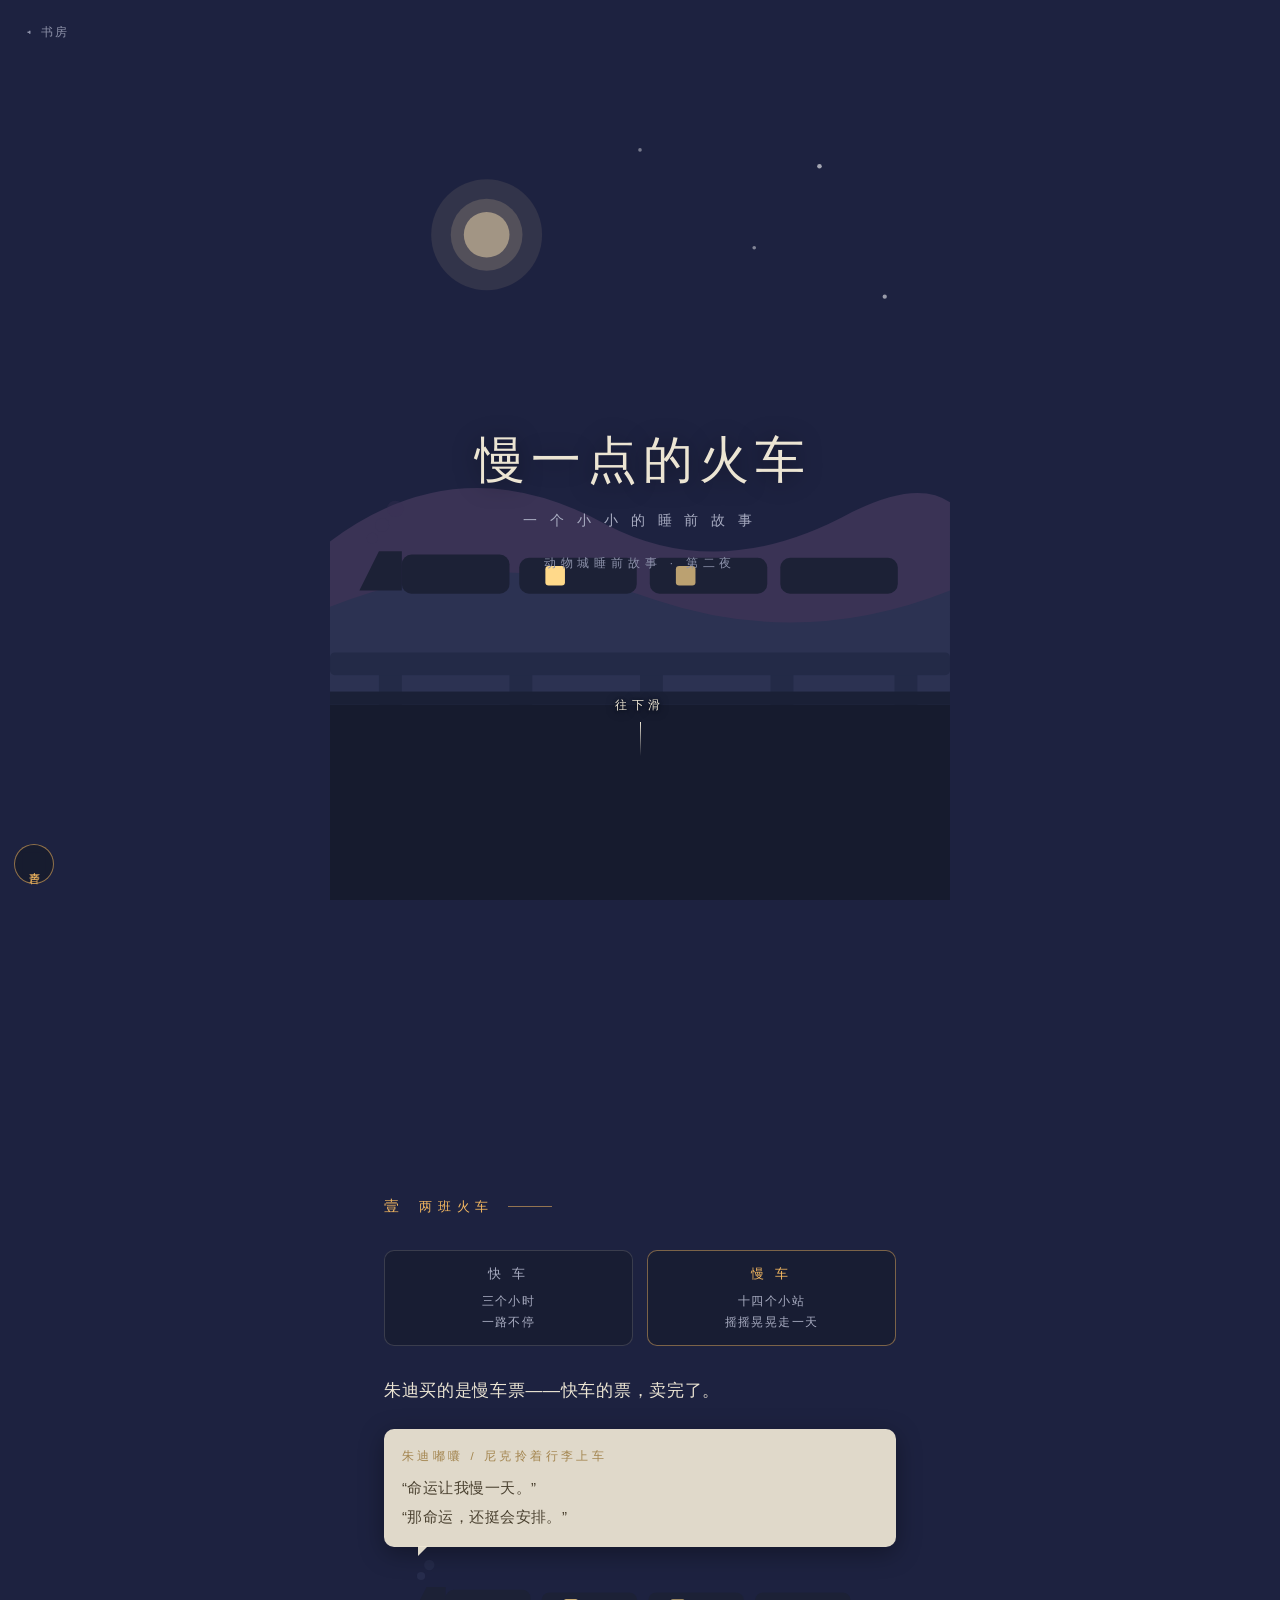
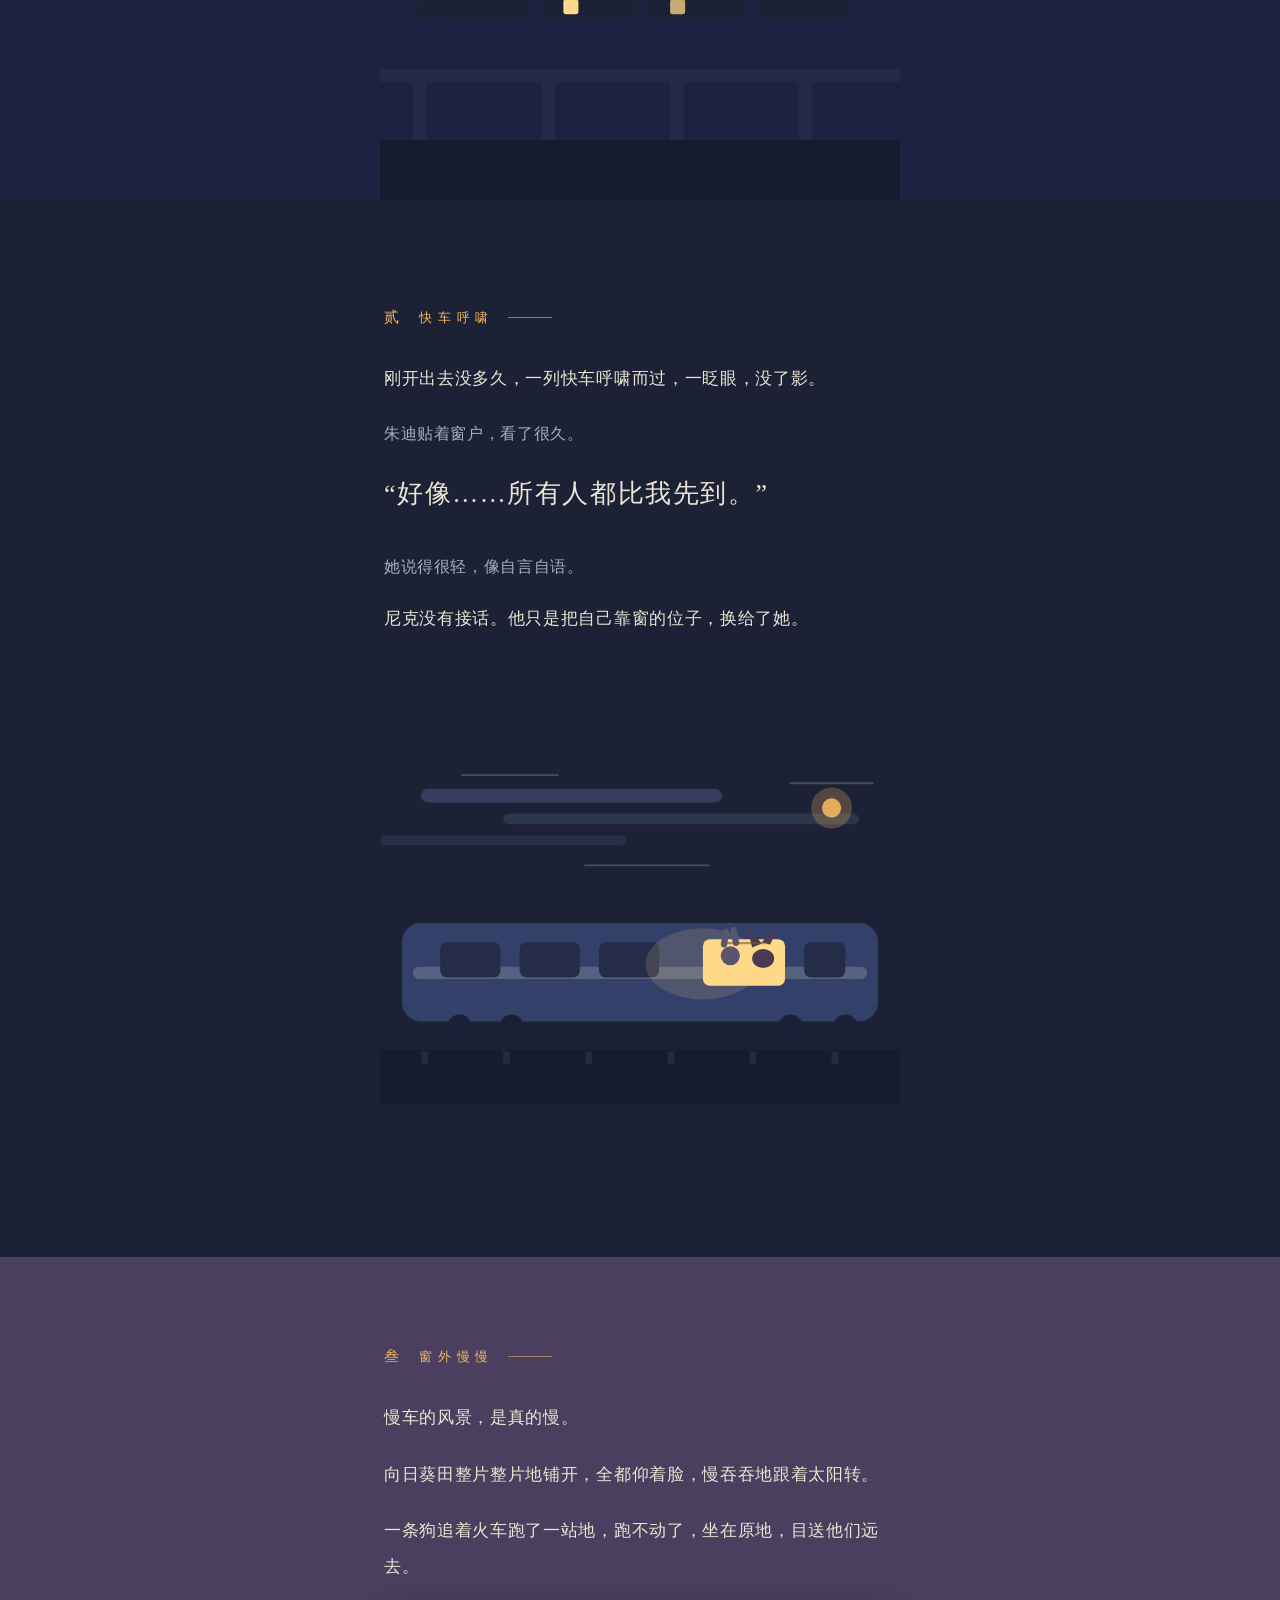
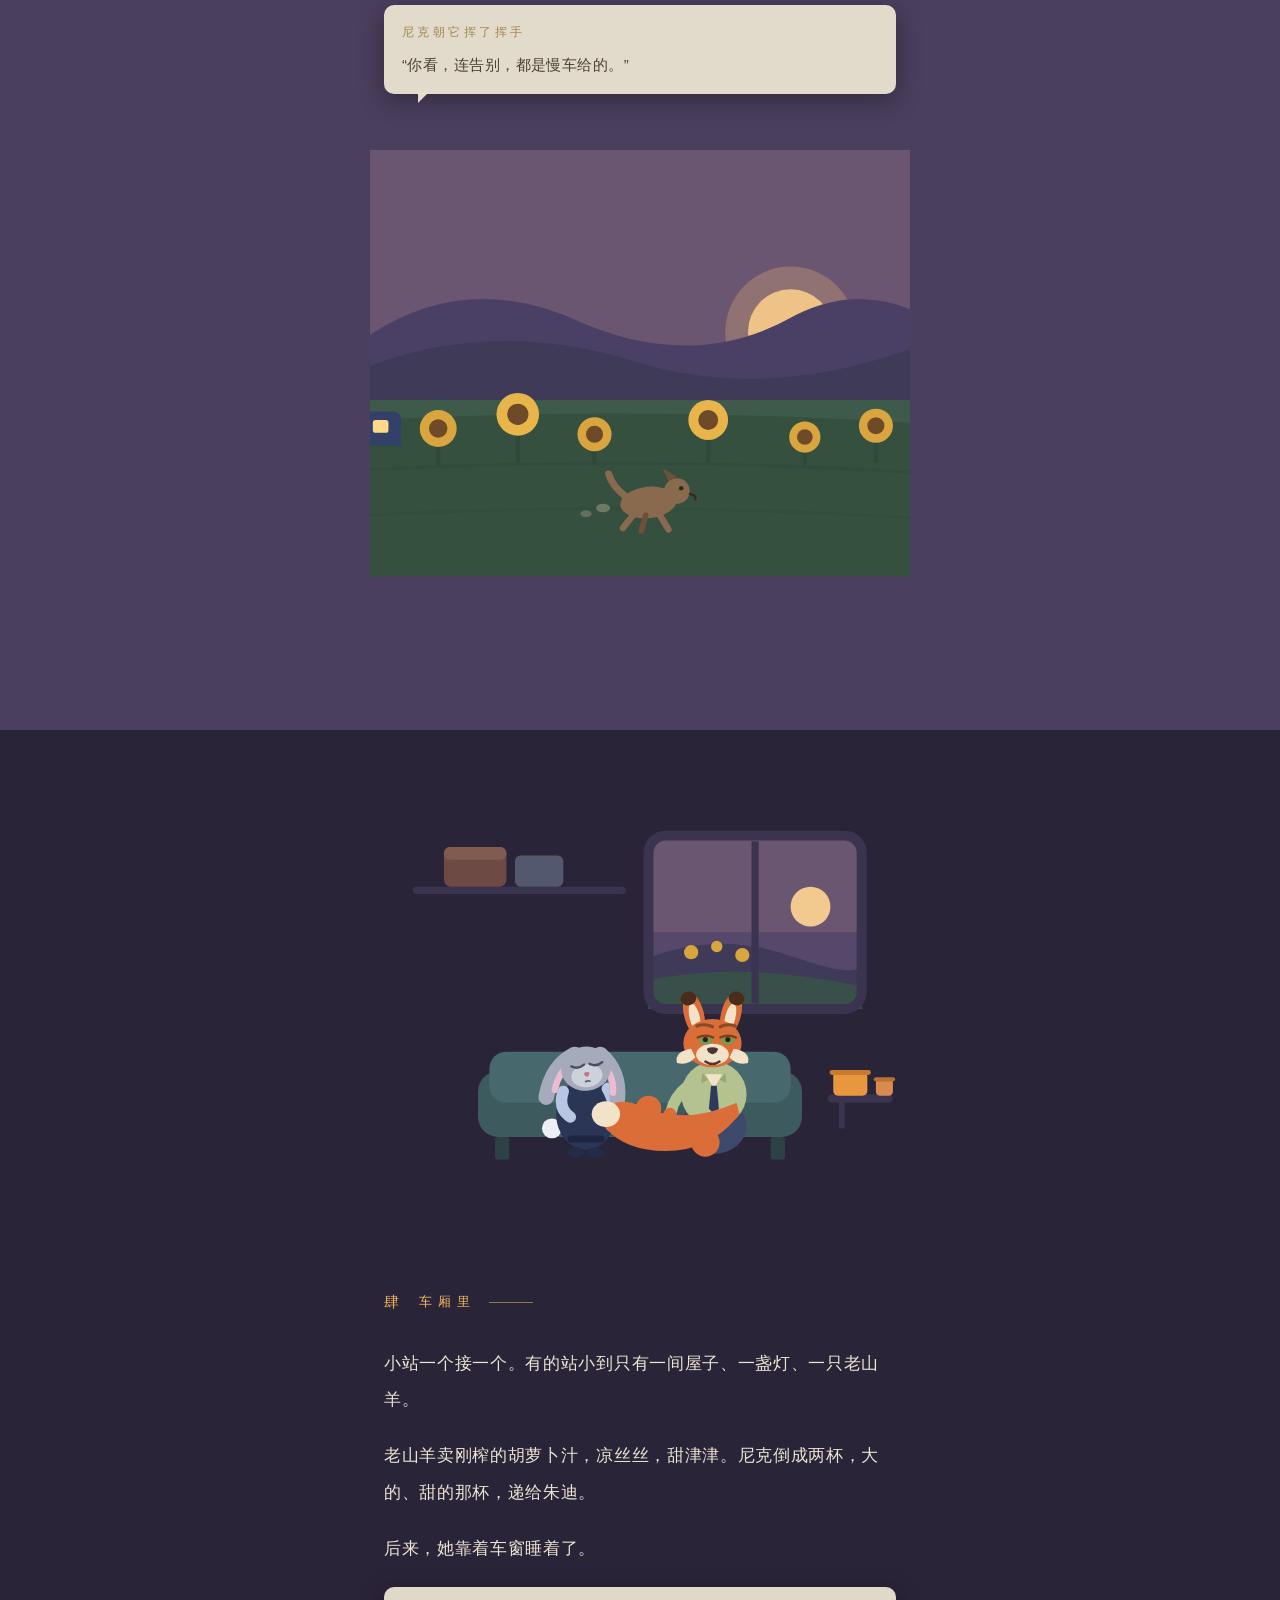
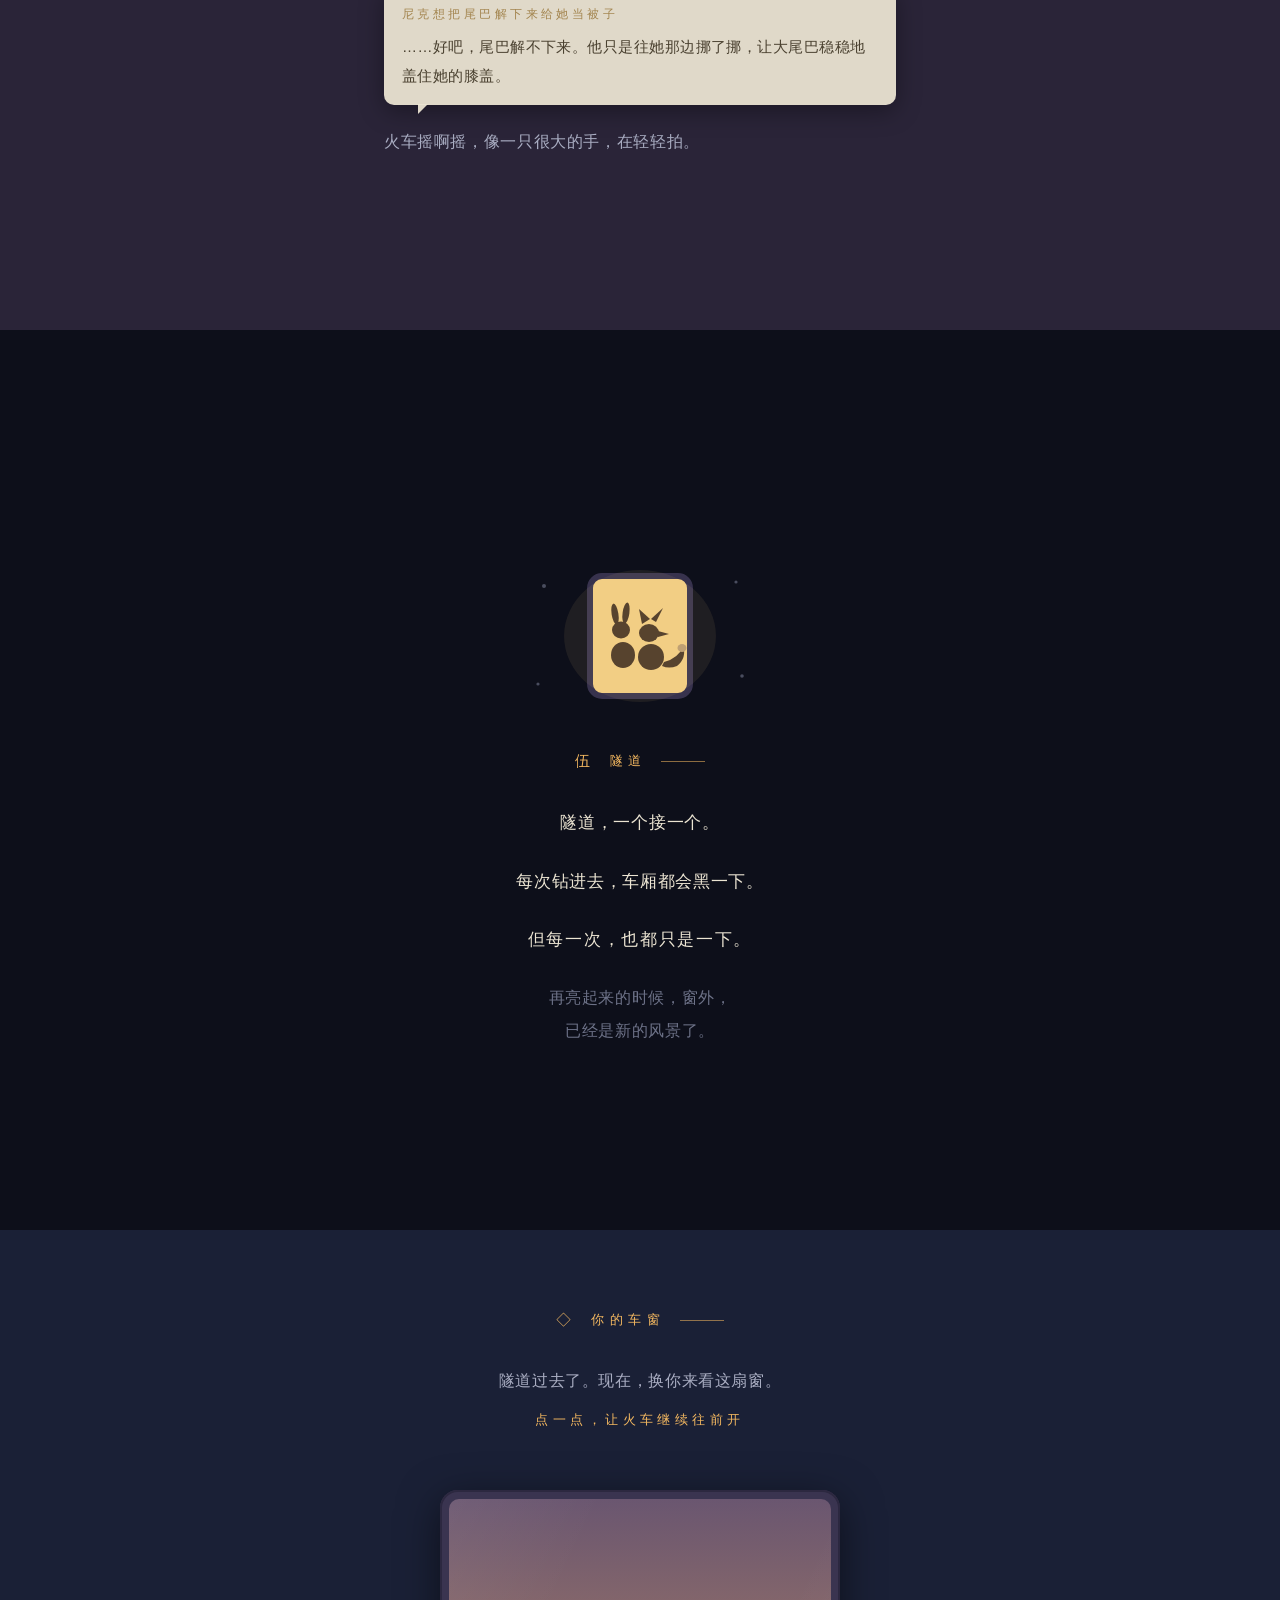
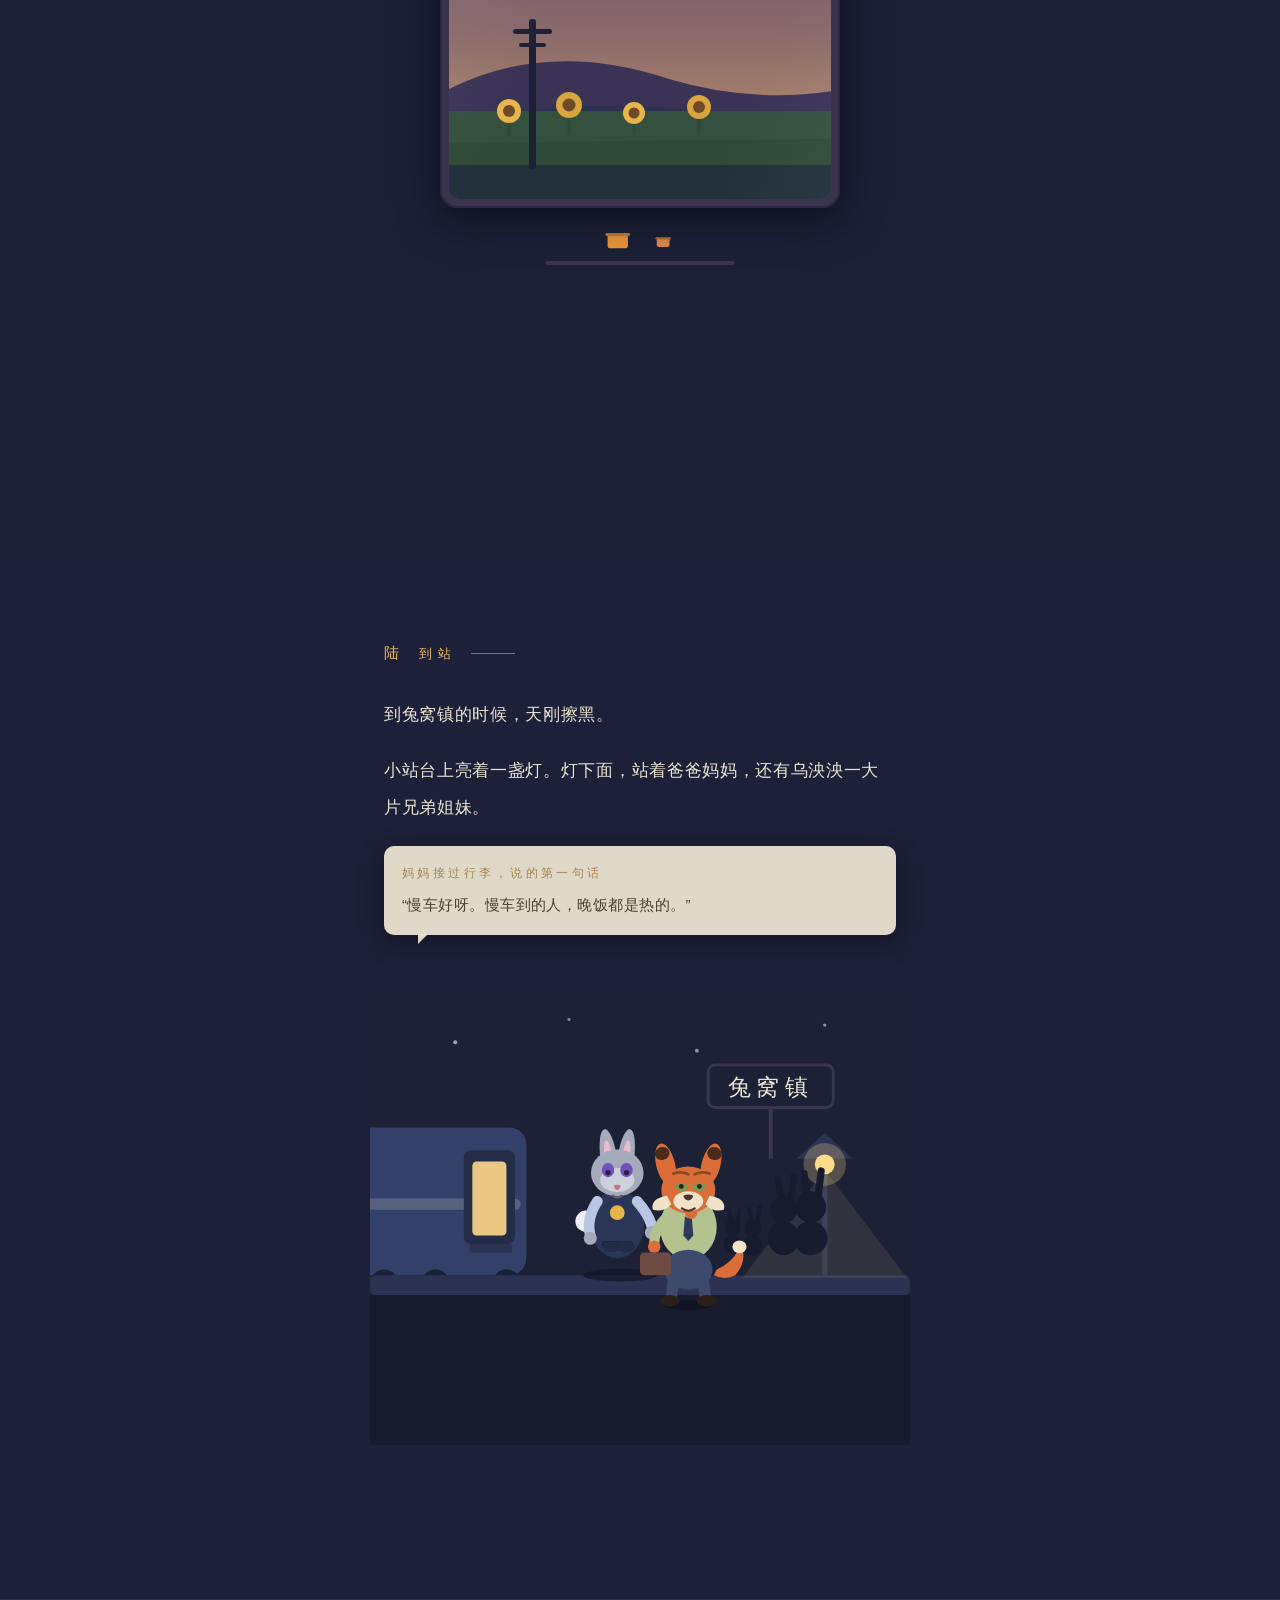
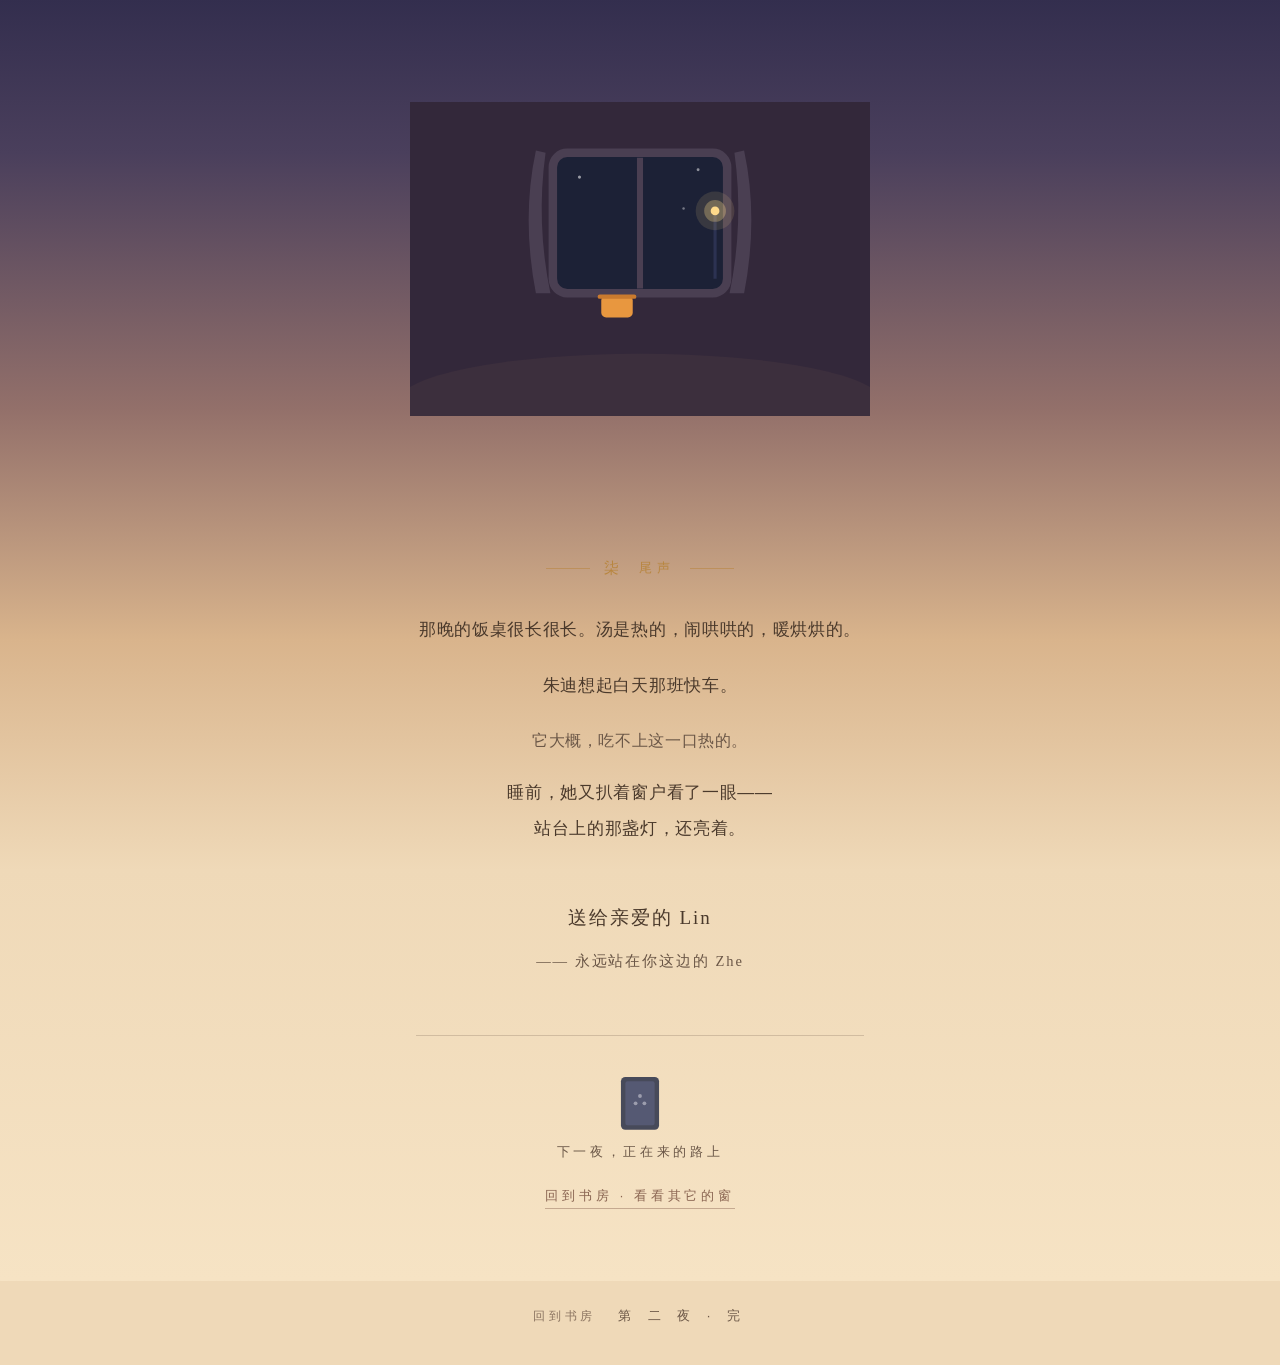
<file: train/index.html>
<!DOCTYPE html>
<html lang="zh-CN">
<head>
<meta charset="UTF-8">
<meta name="viewport" content="width=device-width, initial-scale=1.0, viewport-fit=cover">
<meta name="theme-color" content="#1d2240">
<title>慢一点的火车 · 第二夜</title>
<link rel="icon" href="data:image/svg+xml,%3Csvg xmlns='http://www.w3.org/2000/svg' viewBox='0 0 100 100'%3E%3Ctext y='.9em' font-size='90'%3E%F0%9F%9A%82%EF%B8%8F%3C/text%3E%3C/svg%3E">
<link rel="stylesheet" href="../assets/common.css">
<style>
/* ============================================================
   第二夜 ·《慢一点的火车》 —— 本页专属样式
   暮色旅途 → 隧道 → 到站的灯
   ============================================================ */
#s0,#s1{background:#1d2240}
#s2{background:#1c2136}
#s3{background:#4a3f5e}
#s4{background:#2a2438}
#s5{background:#0d0f1a}
#s6{background:#1a2036}
#s7{background:#1c2038}
#s8{background:linear-gradient(#332e4e 0%, #4a3f5c 12%, #93706a 32%, #d9b48c 50%, #efd9b8 68%, #f6e3c4 100%)}
footer{
  background:#efd9b8;color:#6b5747;text-align:center;
  padding:26px 0 40px;letter-spacing:.5em;font-size:13px;
}
footer a{color:#8a7360;text-decoration:none;letter-spacing:.3em;font-size:12px;margin-right:1em}

/* ---------- 封面 ---------- */
#s0{align-items:center;text-align:center;justify-content:flex-end;padding-bottom:16vh}
#s0 .art svg{width:126%;max-width:620px}
#s0 .cover-block{position:relative;z-index:2;margin-bottom:5vh}
#s0 h1{
  font-family:var(--serif);font-weight:400;
  font-size:clamp(32px,10vw,50px);
  letter-spacing:.12em;text-indent:.12em;color:var(--cream);
  text-shadow:0 2px 24px rgba(0,0,0,.45);
}
#s0 .sub{margin-top:18px;color:var(--cream-dim);font-size:14px;letter-spacing:.32em}
#s0 .series-badge{margin-top:26px;color:#8d92ab;font-size:11.5px;letter-spacing:.42em}
.back-home{
  position:absolute;top:18px;left:16px;z-index:3;
  color:var(--cream-dim);text-decoration:none;
  font-size:12px;letter-spacing:.22em;opacity:.8;padding:6px 10px;
}
#s0 .cue{
  position:relative;z-index:2;margin-top:9vh;
  display:inline-flex;flex-direction:column;align-items:center;gap:8px;
  color:var(--cream);font-size:12px;letter-spacing:.4em;
  text-shadow:0 1px 10px rgba(10,13,24,.95),0 0 3px rgba(10,13,24,.9);
}
#s0 .cue i{
  width:1px;height:34px;background:linear-gradient(var(--cream),transparent);
  animation:cue 2.2s ease-in-out infinite;
}
@keyframes cue{0%,100%{opacity:.25;transform:scaleY(.55);transform-origin:top}50%{opacity:1;transform:scaleY(1)}}

/* ---------- s1：两班火车 ---------- */
#s1 .art svg{width:110%;max-width:520px}
.tt{
  display:flex;gap:14px;justify-content:center;margin:0 auto 3vh;max-width:32em;
}
.tt .board{
  flex:1;border:1px solid rgba(236,229,211,.16);border-radius:10px;
  padding:14px 10px 12px;text-align:center;background:rgba(18,22,31,.35);
}
.tt .board .name{font-size:13px;letter-spacing:.3em;color:var(--cream)}
.tt .board .info{margin-top:8px;font-size:11.5px;color:var(--cream-dim);letter-spacing:.12em;line-height:1.8}
.tt .board.fast .name{color:var(--cream-dim)}
.tt .board.slow{border-color:rgba(244,184,96,.45)}
.tt .board.slow .name{color:var(--amber)}

/* ---------- s2：快车呼啸（文字在上，插画跟随） ---------- */
#s2{justify-content:flex-start;padding-top:12vh}
#s2 .artflow{position:relative;z-index:1;width:100%;max-width:520px;margin:4vh auto 0}
#s2 .artflow svg{width:100%;height:auto;display:block}
#s2 .big{
  font-family:var(--serif);font-size:clamp(20px,5.6vw,26px);
  line-height:2;letter-spacing:.06em;color:var(--cream);
}

/* ---------- s3：窗外慢慢（金色黄昏） ---------- */
#s3{justify-content:flex-start;padding-top:10vh}
#s3 .artflow{position:relative;z-index:1;width:100%;max-width:540px;margin:4vh auto 0}
#s3 .artflow svg{width:100%;height:auto;display:block}

/* ---------- s4：车厢里（插画在上，文字跟随） ---------- */
#s4{justify-content:flex-start;padding-top:7vh}
#s4 .art{position:static;inset:auto;width:min(100%,540px);margin:0 auto 3vh}
#s4 .art svg{position:static;transform:none;width:100%;max-width:none;height:auto}
#tail{transform-origin:60% 40%;animation:tailbreath 4.6s ease-in-out infinite}
@keyframes tailbreath{0%,100%{transform:scaleY(1)}50%{transform:scaleY(1.035) translateY(1px)}}

/* ---------- s5：隧道 ---------- */
#s5{align-items:center;justify-content:center;text-align:center}
#s5 .words{max-width:27em}
#s5 .tun-art{width:min(52vw,240px);margin:0 auto 4vh;opacity:.95}
#s5 .tun-art svg{width:100%;height:auto;display:block}
#s5 .words p{margin-bottom:1.3em}
#s5 .words p.dim{color:#6d7288}
#s5 .quiet{font-family:var(--serif);letter-spacing:.1em;color:var(--cream)}

/* ---------- s6：车窗互动 ---------- */
#s6{justify-content:flex-start;padding-top:9vh}
#s6 .words{text-align:center;max-width:26em}
#s6 .hint{font-size:13px;letter-spacing:.34em;color:var(--cream-dim)}
#s6 .hint b{font-weight:400;color:var(--amber);animation:hintp 2.4s ease-in-out infinite}
@keyframes hintp{0%,100%{opacity:.55}50%{opacity:1}}
.winframe{
  position:relative;z-index:2;width:min(100%,400px);margin:4.5vh auto 0;
  border-radius:18px;padding:9px;background:#3a3450;
  box-shadow:0 10px 40px rgba(0,0,0,.5), inset 0 0 0 2px #2c2840;
  cursor:pointer;user-select:none;-webkit-user-select:none;
}
.winview{position:relative;border-radius:10px;overflow:hidden;height:54vw;max-height:300px}
.winview .sky{position:absolute;inset:0;transition:opacity 1.6s ease}
.skyA{background:linear-gradient(#6a5670 0%,#8a6a6a 45%,#c99a6e 100%)}
.skyB{background:linear-gradient(#161b2e 0%,#232a47 60%,#3a3355 100%);opacity:0}
.skyB.on{opacity:1}
.layer{position:absolute;left:0;top:0;height:100%}
.layer svg{height:100%;width:auto;display:block}
.layer.far{width:220%;transition:transform 2.6s ease-in-out}
.layer.mid{width:340%;transition:transform 2.6s ease-in-out}
.layer.near{width:300%;transition:transform 2.2s ease-in-out}
.winframe.arrived{cursor:default}
.stlamp{opacity:.18;transition:opacity 1.2s ease}
.stlamp.on{opacity:1}
.sill{
  position:relative;
  margin:14px auto 0;width:min(60vw,240px);
  display:flex;justify-content:center;gap:22px;align-items:flex-end;
  padding-bottom:9px;
}
.sill::after{
  content:"";position:absolute;left:50%;transform:translateX(-50%);bottom:0;
  width:min(46vw,190px);height:4px;border-radius:2px;background:#3a3450;
}
.sill svg{width:auto;height:34px;display:block}
#s6 .lines{min-height:5.4em;margin-top:4.5vh}
#s6 .lines p{
  font-family:var(--serif);font-size:16.5px;line-height:2.2;letter-spacing:.1em;margin-bottom:.35em;
}
#s6 .lines p span{opacity:0;transform:translateY(10px);display:inline-block;
  transition:opacity 1.3s ease,transform 1.3s ease}
#s6 .lines p.on span{opacity:1;transform:none}
#s6 .lines p:last-child span{color:var(--amber-soft)}

/* ---------- s7：到站（文字在上，插画跟随） ---------- */
#s7{justify-content:flex-start;padding-top:11vh}
#s7 .artflow{position:relative;z-index:1;width:100%;max-width:540px;margin:4vh auto 0}
#s7 .artflow svg{width:100%;height:auto;display:block}

/* ---------- s8：尾声 ---------- */
#s8{justify-content:flex-end;padding-bottom:8vh}
#s8 .art svg{width:104%;max-width:460px;top:8%;bottom:auto}
#s8 .words{margin-top:38vh;text-align:center;max-width:28em}
#s8 .kicker{justify-content:center;color:#b8863f}
#s8 .kicker::before{content:"";flex:0 0 44px;height:1px;background:currentColor;opacity:.55}
#s8 .words p{color:#4a392b}
#s8 .words p.dim{color:#6b5747}
.dedic{margin-top:3.2em;font-family:var(--serif);letter-spacing:.12em}
.dedic .to{font-size:19px;color:#4a392b;line-height:2}
.dedic .from{margin-top:1em;font-size:14.5px;color:#6b5747}
.nextup{
  margin-top:4em;padding-top:2.4em;border-top:1px solid rgba(107,87,71,.25);
  display:flex;flex-direction:column;align-items:center;gap:10px;
}
.nextup .win-mini{width:44px;opacity:.85}
.nextup .win-mini svg{width:100%;height:auto;display:block}
.nextup .next-text{font-size:13px;color:#6b5747;letter-spacing:.28em}
.nextup .back-study{
  margin-top:1.4em;font-size:12.5px;color:#8a6552;text-decoration:none;
  letter-spacing:.3em;border-bottom:1px solid rgba(138,101,82,.45);padding-bottom:3px;
}
</style>
</head>
<body>

<div id="vignette"></div>
<button id="sndBtn" aria-label="声音开关">声音</button>

<main>

<!-- ════════════ 封面 ════════════ -->
<section id="s0" class="scene">
  <a class="back-home" href="../" onclick="try{sessionStorage.setItem('zs_seen',1)}catch(e){}">◂ 书房</a>
  <div class="art">
    <svg viewBox="0 0 380 520" aria-hidden="true">
      <!-- 暮色天空 -->
      <circle cx="96" cy="112" r="34" fill="#e8cba0" opacity=".1"/>
      <circle cx="96" cy="112" r="22" fill="#e8cba0" opacity=".18"/>
      <circle cx="96" cy="112" r="14" fill="#f2d9ae" opacity=".5"/>
      <g fill="#fff">
        <circle cx="300" cy="70" r="1.4" opacity=".6"/>
        <circle cx="260" cy="120" r="1.1" opacity=".45"/>
        <circle cx="340" cy="150" r="1.3" opacity=".55"/>
        <circle cx="190" cy="60" r="1.1" opacity=".4"/>
      </g>
      <!-- 远山 -->
      <path d="M0 300 Q80 240 170 290 Q240 326 320 282 Q360 262 380 276 L380 520 L0 520 Z" fill="#3a3355"/>
      <path d="M0 340 Q100 300 200 336 Q290 366 380 330 L380 520 L0 520 Z" fill="#2c3252"/>
      <!-- 高架桥 -->
      <g fill="#232a47">
        <rect x="30" y="376" width="14" height="144"/>
        <rect x="110" y="376" width="14" height="144"/>
        <rect x="190" y="376" width="14" height="144"/>
        <rect x="270" y="376" width="14" height="144"/>
        <rect x="346" y="376" width="14" height="144"/>
        <rect x="0" y="368" width="380" height="14" rx="3"/>
      </g>
      <!-- 慢车剪影 -->
      <g>
        <path d="M18 330 L30 306 L44 306 L44 330 Z" fill="#1c2136"/>
        <rect x="44" y="308" width="66" height="24" rx="6" fill="#1c2136"/>
        <rect x="116" y="310" width="72" height="22" rx="6" fill="#1c2136"/>
        <rect x="196" y="310" width="72" height="22" rx="6" fill="#1c2136"/>
        <rect x="276" y="310" width="72" height="22" rx="6" fill="#1c2136"/>
        <!-- 一扇亮着的窗 -->
        <rect class="winlit" x="132" y="315" width="12" height="12" rx="2" fill="#ffd98a"/>
        <rect class="winlit" x="212" y="315" width="12" height="12" rx="2" fill="#ffd98a" opacity=".7"/>
        <!-- 烟囱小烟 -->
        <circle cx="26" cy="298" r="3.4" fill="#3a3355" opacity=".7"/>
        <circle cx="32" cy="290" r="4.2" fill="#3a3355" opacity=".5"/>
        <circle cx="40" cy="280" r="5" fill="#3a3355" opacity=".3"/>
      </g>
      <!-- 铁轨路基 -->
      <rect x="0" y="392" width="380" height="8" fill="#1a2036"/>
      <g fill="#161b2e"><rect x="0" y="400" width="380" height="120"/></g>
    </svg>
  </div>
  <div class="cover-block">
    <h1>慢一点的火车</h1>
    <div class="sub">一 个 小 小 的 睡 前 故 事</div>
    <div class="series-badge">动物城睡前故事 · 第二夜</div>
  </div>
  <div class="cue"><span>往下滑</span><i></i></div>
</section>

<!-- ════════════ 一 · 两班火车 ════════════ -->
<section id="s1" class="scene">
  <div class="words">
    <div class="kicker reveal"><span class="num">壹</span><span>两班火车</span></div>
    <div class="tt reveal" style="--d:.15s">
      <div class="board fast"><div class="name">快 车</div><div class="info">三个小时<br>一路不停</div></div>
      <div class="board slow"><div class="name">慢 车</div><div class="info">十四个小站<br>摇摇晃晃走一天</div></div>
    </div>
    <p class="reveal" style="--d:.35s">朱迪买的是慢车票——快车的票，卖完了。</p>
    <div class="bubble reveal" style="--d:.6s">
      <span class="who">朱迪嘟囔 / 尼克拎着行李上车</span>
      “命运让我慢一天。”<br>“那命运，还挺会安排。”
    </div>
  </div>
  <div class="art">
    <svg viewBox="0 0 380 240" aria-hidden="true">
      <g fill="#232a47">
        <rect x="24" y="150" width="10" height="90"/>
        <rect x="118" y="150" width="10" height="90"/>
        <rect x="212" y="150" width="10" height="90"/>
        <rect x="306" y="150" width="10" height="90"/>
        <rect x="0" y="144" width="380" height="10" rx="3"/>
      </g>
      <rect x="0" y="196" width="380" height="44" fill="#161b2e"/>
      <g>
        <path d="M22 108 L34 84 L48 84 L48 108 Z" fill="#1c2136"/>
        <rect x="48" y="86" width="62" height="22" rx="6" fill="#1c2136"/>
        <rect x="118" y="88" width="70" height="20" rx="6" fill="#1c2136"/>
        <rect x="196" y="88" width="70" height="20" rx="6" fill="#1c2136"/>
        <rect x="274" y="88" width="70" height="20" rx="6" fill="#1c2136"/>
        <rect class="winlit" x="134" y="93" width="11" height="11" rx="2" fill="#ffd98a"/>
        <rect class="winlit" x="212" y="93" width="11" height="11" rx="2" fill="#ffd98a" opacity=".75"/>
        <circle cx="30" cy="76" r="3" fill="#2c3252" opacity=".7"/>
        <circle cx="36" cy="68" r="3.8" fill="#2c3252" opacity=".5"/>
      </g>
    </svg>
  </div>
</section>

<!-- ════════════ 二 · 快车呼啸 ════════════ -->
<section id="s2" class="scene">
  <div class="words">
    <div class="kicker reveal"><span class="num">贰</span><span>快车呼啸</span></div>
    <p class="reveal" style="--d:.15s">刚开出去没多久，一列快车呼啸而过，一眨眼，没了影。</p>
    <p class="reveal dim" style="--d:.35s">朱迪贴着窗户，看了很久。</p>
    <p class="reveal big" style="--d:.55s">“好像……所有人都比我先到。”</p>
    <p class="reveal dim" style="--d:.8s">她说得很轻，像自言自语。</p>
    <p class="reveal" style="--d:1.05s">尼克没有接话。他只是把自己靠窗的位子，换给了她。</p>
  </div>
  <div class="artflow">
    <svg viewBox="0 0 380 300" aria-hidden="true">
      <!-- 疾驰的快车：模糊的光条 -->
      <g>
        <rect x="30" y="70" width="220" height="10" rx="5" fill="#3a4468" opacity=".8"/>
        <rect x="90" y="88" width="260" height="8" rx="4" fill="#324058" opacity=".7"/>
        <rect x="0" y="104" width="180" height="7" rx="3.5" fill="#2c3a52" opacity=".6"/>
        <g stroke="#8fa0c8" stroke-width="1.4" opacity=".35" stroke-linecap="round">
          <line x1="60" y1="60" x2="130" y2="60"/>
          <line x1="150" y1="126" x2="240" y2="126"/>
          <line x1="300" y1="66" x2="360" y2="66"/>
        </g>
        <circle cx="330" cy="84" r="7" fill="#f4b860" opacity=".9"/>
        <circle cx="330" cy="84" r="15" fill="#f4b860" opacity=".25"/>
      </g>
      <!-- 我们的慢车：亮着的车窗 -->
      <g>
        <rect x="16" y="168" width="348" height="72" rx="14" fill="#33406a"/>
        <rect x="24" y="200" width="332" height="9" rx="4.5" fill="#ece5d3" opacity=".2"/>
        <circle cx="58" cy="244" r="9" fill="#1a2036"/>
        <circle cx="96" cy="244" r="9" fill="#1a2036"/>
        <circle cx="300" cy="244" r="9" fill="#1a2036"/>
        <circle cx="340" cy="244" r="9" fill="#1a2036"/>
        <!-- 车窗们 -->
        <rect x="44" y="182" width="44" height="26" rx="5" fill="#242c48"/>
        <rect x="102" y="182" width="44" height="26" rx="5" fill="#242c48"/>
        <rect x="160" y="182" width="44" height="26" rx="5" fill="#242c48"/>
        <!-- 靠窗的两个小家伙 -->
        <rect x="236" y="180" width="60" height="34" rx="5" fill="#ffd98a"/>
        <ellipse cx="236" cy="198" rx="42" ry="26" fill="#ffd98a" opacity=".14"/>
        <!-- 朱迪剪影（长耳朵） -->
        <g fill="#5a5470">
          <ellipse cx="256" cy="192" rx="7" ry="7"/>
          <rect x="250" y="172" width="4.6" height="14" rx="2.3" transform="rotate(9 252 178)"/>
          <rect x="257" y="171" width="4.6" height="14" rx="2.3" transform="rotate(-10 259 178)"/>
        </g>
        <!-- 尼克剪影（尖耳朵+大尾巴尖） -->
        <g fill="#4a3a52">
          <path d="M272 186 L268 170 L279 183 Z"/>
          <path d="M285 184 L292 169 L279 182 Z"/>
          <ellipse cx="280" cy="194" rx="8" ry="7"/>
        </g>
        <rect x="252" y="182" width="30" height="1.6" fill="#6e5a3a" opacity=".6"/>
        <rect x="310" y="182" width="30" height="26" rx="5" fill="#242c48"/>
      </g>
      <!-- 铁轨 -->
      <rect x="0" y="256" width="380" height="5" fill="#1a2036"/>
      <g fill="#161b2e"><rect x="0" y="261" width="380" height="39"/></g>
      <g fill="#232a47">
        <rect x="30" y="262" width="5" height="9"/><rect x="90" y="262" width="5" height="9"/>
        <rect x="150" y="262" width="5" height="9"/><rect x="210" y="262" width="5" height="9"/>
        <rect x="270" y="262" width="5" height="9"/><rect x="330" y="262" width="5" height="9"/>
      </g>
    </svg>
  </div>
</section>

<!-- ════════════ 三 · 窗外慢慢 ════════════ -->
<section id="s3" class="scene">
  <div class="words">
    <div class="kicker reveal"><span class="num">叁</span><span>窗外慢慢</span></div>
    <p class="reveal" style="--d:.15s">慢车的风景，是真的慢。</p>
    <p class="reveal" style="--d:.35s">向日葵田整片整片地铺开，全都仰着脸，慢吞吞地跟着太阳转。</p>
    <p class="reveal" style="--d:.6s">一条狗追着火车跑了一站地，跑不动了，坐在原地，目送他们远去。</p>
    <div class="bubble reveal" style="--d:.85s">
      <span class="who">尼克朝它挥了挥手</span>
      “你看，连告别，都是慢车给的。”
    </div>
  </div>
  <div class="artflow">
    <svg viewBox="0 0 380 300" aria-hidden="true">
      <!-- 金色黄昏 -->
      <rect x="0" y="0" width="380" height="300" fill="#8a6a6a"/>
      <rect x="0" y="0" width="380" height="150" fill="#6a5670"/>
      <circle cx="296" cy="128" r="30" fill="#f2c98e"/>
      <circle cx="296" cy="128" r="46" fill="#e8b478" opacity=".3"/>
      <!-- 远山 -->
      <path d="M0 130 Q70 84 150 122 Q230 156 300 116 Q340 96 380 112 L380 170 L0 170 Z" fill="#4a4066"/>
      <path d="M0 152 Q90 118 190 150 Q280 176 380 140 L380 190 L0 190 Z" fill="#3f3a58"/>
      <!-- 田 -->
      <rect x="0" y="176" width="380" height="124" fill="#3e5a4a"/>
      <path d="M0 190 Q190 180 380 192 L380 300 L0 300 Z" fill="#35503f"/>
      <path d="M-20 226 Q190 214 400 228" stroke="#2f4a38" stroke-width="2" fill="none" opacity=".6"/>
      <path d="M-20 258 Q190 246 400 260" stroke="#2f4a38" stroke-width="2" fill="none" opacity=".5"/>
      <!-- 向日葵 -->
      <g>
        <g transform="translate(48,196)"><line x1="0" y1="0" x2="0" y2="26" stroke="#2f4a38" stroke-width="3"/><circle r="13" fill="#d9a53f"/><circle r="6.5" fill="#6e4a28"/></g>
        <g transform="translate(104,186)"><line x1="0" y1="0" x2="0" y2="34" stroke="#2f4a38" stroke-width="3"/><circle r="15" fill="#e8b54a"/><circle r="7.5" fill="#6e4a28"/></g>
        <g transform="translate(158,200)"><line x1="0" y1="0" x2="0" y2="22" stroke="#2f4a38" stroke-width="3"/><circle r="12" fill="#d9a53f"/><circle r="6" fill="#6e4a28"/></g>
        <g transform="translate(238,190)"><line x1="0" y1="0" x2="0" y2="30" stroke="#2f4a38" stroke-width="3"/><circle r="14" fill="#e8b54a"/><circle r="7" fill="#6e4a28"/></g>
        <g transform="translate(306,202)"><line x1="0" y1="0" x2="0" y2="20" stroke="#2f4a38" stroke-width="3"/><circle r="11" fill="#d9a53f"/><circle r="5.5" fill="#6e4a28"/></g>
        <g transform="translate(356,194)"><line x1="0" y1="0" x2="0" y2="26" stroke="#2f4a38" stroke-width="3"/><circle r="12" fill="#d9a53f"/><circle r="6" fill="#6e4a28"/></g>
      </g>
      <!-- 追火车的狗 -->
      <g>
        <ellipse cx="196" cy="248" rx="20" ry="11" fill="#8a6a4e" transform="rotate(-6 196 248)"/>
        <circle cx="216" cy="240" r="9" fill="#8a6a4e"/>
        <path d="M210 233 L206 224 L216 230 Z" fill="#6e5238"/>
        <circle cx="219" cy="238" r="1.6" fill="#33281c"/>
        <path d="M225 242 q5 1 4 4" stroke="#33281c" stroke-width="1.5" fill="none" stroke-linecap="round"/>
        <path d="M180 244 Q170 236 168 228" stroke="#8a6a4e" stroke-width="5" fill="none" stroke-linecap="round"/>
        <path d="M186 256 L178 266" stroke="#8a6a4e" stroke-width="4.5" stroke-linecap="round"/>
        <path d="M204 257 L210 267" stroke="#8a6a4e" stroke-width="4.5" stroke-linecap="round"/>
        <path d="M194 257 L191 268" stroke="#6e5238" stroke-width="4" stroke-linecap="round"/>
        <ellipse cx="164" cy="252" rx="5" ry="3" fill="#c9b8a0" opacity=".4"/>
        <ellipse cx="152" cy="256" rx="4" ry="2.5" fill="#c9b8a0" opacity=".3"/>
      </g>
      <!-- 车头一角 -->
      <path d="M-34 208 L-14 184 L16 184 Q22 184 22 190 L22 208 Z" fill="#33406a"/>
      <rect x="2" y="190" width="11" height="9" rx="2" fill="#ffd98a"/>
    </svg>
  </div>
</section>

<!-- ════════════ 四 · 车厢里 ════════════ -->
<section id="s4" class="scene">
  <div class="art">
    <svg viewBox="0 0 380 330" aria-hidden="true">
      <!-- 车厢壁 -->
      <rect x="0" y="0" width="380" height="330" fill="#2a2438"/>
      <!-- 行李架 -->
      <rect x="30" y="66" width="150" height="5" rx="2.5" fill="#3a3450"/>
      <rect x="52" y="38" width="44" height="28" rx="5" fill="#6e4a44"/>
      <rect x="52" y="38" width="44" height="9" rx="4" fill="#815a50"/>
      <rect x="102" y="44" width="34" height="22" rx="4" fill="#54586e"/>
      <!-- 车窗：黄昏原野 -->
      <rect x="196" y="30" width="150" height="122" rx="12" fill="#6a5670"/>
      <rect x="196" y="98" width="150" height="54" fill="#55486b"/>
      <circle cx="310" cy="80" r="14" fill="#f2c98e"/>
      <path d="M196 116 Q246 96 300 116 Q340 130 346 122 L346 152 L196 152 Z" fill="#3f3a58"/>
      <path d="M196 132 Q260 118 346 136 L346 152 L196 152 Z" fill="#39504a"/>
      <g fill="#d9a53f">
        <circle cx="226" cy="112" r="5"/><circle cx="244" cy="108" r="4"/><circle cx="262" cy="114" r="5"/>
      </g>
      <rect x="196" y="30" width="150" height="122" rx="12" fill="none" stroke="#3a3450" stroke-width="7"/>
      <line x1="271" y1="34" x2="271" y2="148" stroke="#3a3450" stroke-width="5"/>
      <!-- 座椅 -->
      <rect x="76" y="196" width="228" height="46" rx="14" fill="#3d5a5e"/>
      <rect x="84" y="182" width="212" height="36" rx="12" fill="#47696e"/>
      <rect x="88" y="242" width="10" height="16" rx="2" fill="#2c4245"/>
      <rect x="282" y="242" width="10" height="16" rx="2" fill="#2c4245"/>
      <!-- 小桌板 + 胡萝卜汁 -->
      <rect x="322" y="212" width="46" height="6" rx="3" fill="#3a3450"/>
      <rect x="330" y="216" width="4" height="20" fill="#3a3450"/>
      <g>
        <rect x="326" y="196" width="24" height="17" rx="3.5" fill="#e8973f"/>
        <rect x="323.5" y="195" width="29" height="3.5" rx="1.75" fill="#c97a2e"/>
        <rect x="356" y="201" width="12" height="12" rx="3" fill="#d98a4e"/>
        <rect x="354.5" y="200" width="15" height="3" rx="1.5" fill="#b8712e"/>
      </g>
      <!-- 朱迪：靠着车窗睡着了 -->
      <g>
        <circle cx="128" cy="236" r="7" fill="#EDEFF4"/>
        <ellipse cx="152" cy="226" rx="21" ry="25" fill="#2B3556"/>
        <rect x="139" y="241" width="26" height="5" rx="2.5" fill="#1D2540"/>
        <path d="M136 210 Q132 222 141 228" stroke="#B8C6E4" stroke-width="8" fill="none" stroke-linecap="round"/>
        <path d="M167 208 Q174 220 170 232" stroke="#B8C6E4" stroke-width="8" fill="none" stroke-linecap="round"/>
        <circle cx="170" cy="234" r="4.5" fill="#A6ABBB"/>
        <ellipse cx="145" cy="253" rx="6" ry="3.5" fill="#222B47"/>
        <ellipse cx="159" cy="253" rx="6" ry="3.5" fill="#222B47"/>
        <!-- 软软垂下的耳朵 -->
        <path d="M144 184 Q128 192 124 214" stroke="#A6ABBB" stroke-width="11" fill="none" stroke-linecap="round"/>
        <path d="M144 188 Q133 195 130 209" stroke="#E9BCCF" stroke-width="4.5" fill="none" stroke-linecap="round"/>
        <path d="M162 184 Q176 196 174 216" stroke="#A6ABBB" stroke-width="11" fill="none" stroke-linecap="round"/>
        <path d="M161 188 Q172 197 171 211" stroke="#E9BCCF" stroke-width="4.5" fill="none" stroke-linecap="round"/>
        <!-- 歪着的头 -->
        <g transform="rotate(-8 152 194)">
          <ellipse cx="152" cy="194" rx="17.5" ry="15.5" fill="#A6ABBB"/>
          <ellipse cx="152" cy="199" rx="11" ry="8" fill="#CDD1DC"/>
          <!-- 睡着的眼睛 -->
          <path d="M142 191 Q146.5 194 151 191" stroke="#4A5060" stroke-width="1.7" fill="none" stroke-linecap="round"/>
          <path d="M155 191 Q159.5 194 164 191" stroke="#4A5060" stroke-width="1.7" fill="none" stroke-linecap="round"/>
          <path d="M150 197 Q152 195.8 154 197 Q153.4 199.6 152 199.8 Q150.6 199.6 150 197 Z" fill="#C4708A"/>
          <path d="M150.5 203 Q152 202.4 153.5 203" stroke="#5A6070" stroke-width="1.3" fill="none" stroke-linecap="round"/>
        </g>
      </g>
      <!-- 尼克：在旁边看着她 -->
      <g>
        <ellipse cx="242" cy="234" rx="23" ry="20" fill="#3E4A6B"/>
        <ellipse cx="242" cy="212" rx="23" ry="23" fill="#B3C28E"/>
        <path d="M236 198 L242 208 L248 198 Z" fill="#F2E3C8"/>
        <path d="M234 197 L238 202 L233 204 Z" fill="#98A873"/>
        <path d="M250 197 L246 202 L251 204 Z" fill="#98A873"/>
        <path d="M240 206 L244 206 L245.5 222 L242 226 L238.5 222 Z" fill="#2E3A5C"/>
        <!-- 搭在膝上的手 -->
        <path d="M224 206 Q214 214 212 224" stroke="#B3C28E" stroke-width="8" fill="none" stroke-linecap="round"/>
        <circle cx="211" cy="226" r="4.5" fill="#DB6E38"/>
        <!-- 头 -->
        <g>
          <g transform="rotate(-14 228 156)">
            <ellipse cx="228" cy="156" rx="7" ry="16" fill="#DB6E38"/>
            <ellipse cx="228" cy="158" rx="3.6" ry="10" fill="#F2E3C8"/>
            <ellipse cx="227" cy="144" rx="5.6" ry="4.8" fill="#4A2C1C"/>
          </g>
          <g transform="rotate(14 254 156)">
            <ellipse cx="254" cy="156" rx="7" ry="16" fill="#DB6E38"/>
            <ellipse cx="254" cy="158" rx="3.6" ry="10" fill="#F2E3C8"/>
            <ellipse cx="255" cy="144" rx="5.6" ry="4.8" fill="#4A2C1C"/>
          </g>
          <ellipse cx="241" cy="176" rx="20.5" ry="17" fill="#DB6E38"/>
          <path d="M226 180 Q214 182 216 190 Q224 192 229 186 Z" fill="#F2E3C8"/>
          <path d="M256 180 Q268 182 266 190 Q258 192 253 186 Z" fill="#F2E3C8"/>
          <ellipse cx="241" cy="184" rx="11.5" ry="7.5" fill="#F2E3C8"/>
          <path d="M237 180 Q241 178 245 180 Q244.2 183.4 241 183.8 Q237.8 183.4 237 180 Z" fill="#4E3430"/>
          <path d="M236 189 Q241 192.5 246 189" stroke="#4E3430" stroke-width="1.7" fill="none" stroke-linecap="round"/>
          <path d="M231 172 A5.2 5.2 0 0 0 241.4 172 Z" fill="#6E9E55"/>
          <path d="M246.6 172 A5.2 5.2 0 0 0 257 172 Z" fill="#6E9E55"/>
          <path d="M230.5 172 Q236 169.5 241.5 172" stroke="#7A3E20" stroke-width="1.6" fill="none" stroke-linecap="round"/>
          <path d="M246.5 172 Q252 169.5 257.5 172" stroke="#7A3E20" stroke-width="1.6" fill="none" stroke-linecap="round"/>
          <circle cx="236" cy="173.5" r="1.8" fill="#2E2016"/>
          <circle cx="251.8" cy="173.5" r="1.8" fill="#2E2016"/>
          <path d="M230 164 Q236 162 241 164.5" stroke="#8A4A26" stroke-width="2.2" fill="none" stroke-linecap="round"/>
          <path d="M246.5 164.5 Q251.5 162 257 164" stroke="#8A4A26" stroke-width="2.2" fill="none" stroke-linecap="round"/>
        </g>
      </g>
      <!-- 大尾巴：盖住她的膝盖 -->
      <g id="tail">
        <path d="M260 226 Q240 252 208 252 Q180 252 166 236 Q161 227 168 220 Q178 214 192 221 Q222 234 258 218 Z" fill="#DB6E38"/>
        <circle cx="196" cy="222" r="9" fill="#DB6E38"/>
        <circle cx="216" cy="238" r="10" fill="#DB6E38"/>
        <circle cx="236" cy="246" r="10" fill="#DB6E38"/>
        <ellipse cx="166" cy="226" rx="10" ry="9" fill="#F2E3C8"/>
      </g>
    </svg>
  </div>
  <div class="words">
    <div class="kicker reveal"><span class="num">肆</span><span>车厢里</span></div>
    <p class="reveal" style="--d:.15s">小站一个接一个。有的站小到只有一间屋子、一盏灯、一只老山羊。</p>
    <p class="reveal" style="--d:.35s">老山羊卖刚榨的胡萝卜汁，凉丝丝，甜津津。尼克倒成两杯，大的、甜的那杯，递给朱迪。</p>
    <p class="reveal" style="--d:.55s">后来，她靠着车窗睡着了。</p>
    <div class="bubble reveal" style="--d:.75s">
      <span class="who">尼克想把尾巴解下来给她当被子</span>
      ……好吧，尾巴解不下来。他只是往她那边挪了挪，让大尾巴稳稳地盖住她的膝盖。
    </div>
    <p class="reveal dim" style="--d:1s">火车摇啊摇，像一只很大的手，在轻轻拍。</p>
  </div>
</section>

<!-- ════════════ 五 · 隧道 ════════════ -->
<section id="s5" class="scene">
  <div class="tun-art reveal">
    <svg viewBox="0 0 240 160" aria-hidden="true">
      <rect x="0" y="0" width="240" height="160" fill="#0d0f1a"/>
      <rect x="70" y="20" width="100" height="120" rx="12" fill="#ffd98a"/>
      <rect x="70" y="20" width="100" height="120" rx="12" fill="none" stroke="#3a3450" stroke-width="6"/>
      <ellipse cx="120" cy="80" rx="76" ry="66" fill="#ffd98a" opacity=".08"/>
      <!-- 窗里两个依偎的剪影 -->
      <g fill="#5c4630">
        <!-- 朱迪侧影：圆圆的头，长长的耳朵 -->
        <ellipse cx="101" cy="74" rx="9" ry="8.5"/>
        <ellipse cx="95" cy="58" rx="3.4" ry="10.5" transform="rotate(-9 95 58)"/>
        <ellipse cx="106" cy="57" rx="3.4" ry="10.5" transform="rotate(8 106 57)"/>
        <!-- 尼克侧影：尖耳朵尖鼻子，头轻轻靠过来 -->
        <ellipse cx="129" cy="77" rx="10" ry="9"/>
        <path d="M122 68 L119 53 L130 63 Z"/>
        <path d="M136 66 L143 52 L131 63 Z"/>
        <path d="M138 75 L149 78 L138 81 Z"/>
        <!-- 依偎在一起的身体 -->
        <ellipse cx="103" cy="99" rx="12" ry="13"/>
        <ellipse cx="131" cy="101" rx="13" ry="13"/>
        <!-- 大尾巴卷过来 -->
        <path d="M144 106 Q159 102 163 90 Q167 102 157 110 Q149 113 142 110 Z"/>
        <ellipse cx="162" cy="92" rx="4.5" ry="4" fill="#c9a878"/>
      </g>
      <g fill="#8d92ab" opacity=".5">
        <circle cx="24" cy="30" r="2"/><circle cx="216" cy="26" r="1.6"/><circle cx="222" cy="120" r="1.8"/><circle cx="18" cy="128" r="1.6"/>
      </g>
    </svg>
  </div>
  <div class="words">
    <div class="kicker reveal" style="justify-content:center"><span class="num">伍</span><span>隧道</span></div>
    <p class="reveal" style="--d:.15s">隧道，一个接一个。</p>
    <p class="reveal" style="--d:.35s">每次钻进去，车厢都会黑一下。</p>
    <p class="reveal quiet" style="--d:.6s">但每一次，也都只是一下。</p>
    <p class="reveal dim" style="--d:.9s">再亮起来的时候，窗外，<br>已经是新的风景了。</p>
  </div>
</section>

<!-- ════════════ 互动 · 你的车窗 ════════════ -->
<section id="s6" class="scene">
  <div class="words">
    <div class="kicker reveal" style="justify-content:center"><span class="num">◇</span><span>你的车窗</span></div>
    <p class="reveal dim" style="--d:.15s;margin-bottom:.6em">隧道过去了。现在，换你来看这扇窗。</p>
    <p class="hint reveal" id="s6hint" style="--d:.4s"><b>点一点，让火车继续往前开</b></p>
  </div>
  <div class="winframe reveal" id="winframe" style="--d:.55s">
    <div class="winview" id="winview">
      <div class="sky skyA" id="skyA"></div>
      <div class="sky skyB" id="skyB">
        <svg viewBox="0 0 400 300" preserveAspectRatio="xMidYMax slice" style="position:absolute;inset:0;width:100%;height:100%">
          <g fill="#fff">
            <circle cx="60" cy="50" r="1.6" opacity=".7"/><circle cx="150" cy="30" r="1.2" opacity=".5"/>
            <circle cx="250" cy="60" r="1.5" opacity=".6"/><circle cx="330" cy="26" r="1.3" opacity=".55"/>
            <circle cx="210" cy="90" r="1.1" opacity=".4"/><circle cx="100" cy="100" r="1.2" opacity=".45"/>
          </g>
        </svg>
      </div>
      <!-- 远景：山丘 -->
      <div class="layer far" id="layFar">
        <svg viewBox="0 0 1200 300" preserveAspectRatio="xMidYMax slice">
          <path d="M0 190 Q100 140 220 180 Q340 216 460 172 Q560 140 660 184 Q780 224 900 176 Q1020 136 1120 180 L1200 200 L1200 300 L0 300 Z" fill="#3a3355"/>
          <path d="M0 226 Q140 190 300 220 Q460 248 620 214 Q780 184 940 222 Q1080 250 1200 218 L1200 300 L0 300 Z" fill="#2c3252"/>
        </svg>
      </div>
      <!-- 中景：田野、向日葵、小站、终点 -->
      <div class="layer mid" id="layMid">
        <svg viewBox="0 0 2200 300">
          <rect x="0" y="212" width="2200" height="88" fill="#35503f"/>
          <path d="M0 244 Q1100 230 2200 246 L2200 300 L0 300 Z" fill="#2f4a38"/>
          <!-- 向日葵田 -->
          <g>
            <g transform="translate(60,212)"><line x1="0" y1="0" x2="0" y2="26" stroke="#2f4a38" stroke-width="3"/><circle r="12" fill="#e8b54a"/><circle r="6" fill="#6e4a28"/></g>
            <g transform="translate(120,206)"><line x1="0" y1="0" x2="0" y2="30" stroke="#2f4a38" stroke-width="3"/><circle r="13" fill="#d9a53f"/><circle r="6.5" fill="#6e4a28"/></g>
            <g transform="translate(185,214)"><line x1="0" y1="0" x2="0" y2="22" stroke="#2f4a38" stroke-width="3"/><circle r="11" fill="#e8b54a"/><circle r="5.5" fill="#6e4a28"/></g>
            <g transform="translate(250,208)"><line x1="0" y1="0" x2="0" y2="28" stroke="#2f4a38" stroke-width="3"/><circle r="12" fill="#d9a53f"/><circle r="6" fill="#6e4a28"/></g>
            <g transform="translate(1580,212)"><line x1="0" y1="0" x2="0" y2="24" stroke="#2f4a38" stroke-width="3"/><circle r="11" fill="#e8b54a"/><circle r="5.5" fill="#6e4a28"/></g>
            <g transform="translate(1645,206)"><line x1="0" y1="0" x2="0" y2="30" stroke="#2f4a38" stroke-width="3"/><circle r="12" fill="#d9a53f"/><circle r="6" fill="#6e4a28"/></g>
          </g>
          <!-- 小站一 -->
          <g transform="translate(420,150)">
            <rect x="0" y="30" width="56" height="40" rx="4" fill="#242c48"/>
            <path d="M-6 30 L28 12 L62 30 Z" fill="#1c2136"/>
            <rect class="stlamp" id="lamp1" x="24" y="20" width="8" height="8" rx="2" fill="#ffd98a"/>
            <rect class="stlamp" x="26" y="28" width="4" height="10" fill="#8d92ab"/>
            <circle class="stlamp" cx="28" cy="24" r="14" fill="#ffd98a" opacity=".1"/>
          </g>
          <!-- 小站二 -->
          <g transform="translate(940,152)">
            <rect x="0" y="28" width="64" height="44" rx="4" fill="#242c48"/>
            <path d="M-8 28 L32 8 L72 28 Z" fill="#1c2136"/>
            <rect x="10" y="38" width="14" height="12" rx="2" fill="#2f3a5c"/>
            <rect class="stlamp" id="lamp2" x="40" y="16" width="8" height="8" rx="2" fill="#ffd98a"/>
            <rect class="stlamp" x="42" y="24" width="4" height="12" fill="#8d92ab"/>
            <circle class="stlamp" cx="44" cy="20" r="14" fill="#ffd98a" opacity=".1"/>
          </g>
          <!-- 小站三 -->
          <g transform="translate(1460,150)">
            <rect x="0" y="30" width="52" height="40" rx="4" fill="#242c48"/>
            <path d="M-6 30 L26 14 L58 30 Z" fill="#1c2136"/>
            <rect class="stlamp" id="lamp3" x="22" y="20" width="8" height="8" rx="2" fill="#ffd98a"/>
            <rect class="stlamp" x="24" y="28" width="4" height="10" fill="#8d92ab"/>
            <circle class="stlamp" cx="26" cy="24" r="14" fill="#ffd98a" opacity=".1"/>
          </g>
          <!-- 终点：兔窝镇站台 -->
          <g transform="translate(1900,80)">
            <rect x="0" y="160" width="300" height="18" rx="4" fill="#2c3252"/>
            <!-- 站牌 -->
            <rect x="60" y="96" width="86" height="30" rx="5" fill="#1c2136" stroke="#3a3450" stroke-width="2"/>
            <text x="103" y="117" text-anchor="middle" font-size="17" fill="#ece5d3" letter-spacing="4" style="font-family:var(--serif)">兔窝镇</text>
            <line x1="103" y1="126" x2="103" y2="160" stroke="#3a3450" stroke-width="3"/>
            <!-- 大灯 -->
            <circle class="stlamp" id="lampEnd" cx="200" cy="112" r="11" fill="#ffd98a"/>
            <circle class="stlamp" cx="200" cy="112" r="26" fill="#ffd98a" opacity=".18"/>
            <circle class="stlamp" cx="200" cy="112" r="44" fill="#ffd98a" opacity=".08"/>
            <line x1="200" y1="123" x2="200" y2="160" stroke="#8d92ab" stroke-width="4"/>
            <!-- 灯下：等着的家人们（剪影） -->
            <g fill="#161b2e">
              <rect x="146" y="126" width="4" height="16" rx="2" transform="rotate(-8 148 134)"/>
              <rect x="154" y="124" width="4" height="16" rx="2" transform="rotate(8 156 132)"/>
              <circle cx="151" cy="146" r="8"/>
              <ellipse cx="151" cy="162" rx="9" ry="10"/>
              <rect x="164" y="124" width="4.5" height="18" rx="2.2" transform="rotate(-7 166 133)"/>
              <rect x="173" y="122" width="4.5" height="18" rx="2.2" transform="rotate(7 175 131)"/>
              <circle cx="170" cy="145" r="9"/>
              <ellipse cx="170" cy="162" rx="10" ry="10"/>
              <g>
                <rect x="216" y="140" width="3" height="12" rx="1.5" transform="rotate(-9 217 146)"/>
                <rect x="222" y="139" width="3" height="12" rx="1.5" transform="rotate(9 223 145)"/>
                <circle cx="219.5" cy="154" r="5.5"/><ellipse cx="219.5" cy="164" rx="6" ry="7"/>
                <rect x="232" y="141" width="3" height="11" rx="1.5" transform="rotate(-9 233 146)"/>
                <rect x="238" y="140" width="3" height="11" rx="1.5" transform="rotate(9 239 145)"/>
                <circle cx="235" cy="154" r="5"/><ellipse cx="235" cy="163" rx="5.5" ry="6.5"/>
                <rect x="246" y="142" width="2.6" height="10" rx="1.3" transform="rotate(-9 247 147)"/>
                <rect x="251" y="141" width="2.6" height="10" rx="1.3" transform="rotate(9 252 146)"/>
                <circle cx="248.5" cy="154" r="4.6"/><ellipse cx="248.5" cy="162" rx="5" ry="6"/>
              </g>
            </g>
          </g>
        </svg>
      </div>
      <!-- 近景：电线杆 -->
      <div class="layer near" id="layNear">
        <svg viewBox="0 0 1400 300">
          <rect x="0" y="266" width="1400" height="34" fill="#22303c"/>
          <g fill="#1c2136">
            <g transform="translate(80,120)"><rect x="0" y="0" width="7" height="150" rx="3"/><rect x="-16" y="10" width="39" height="5" rx="2.5"/><rect x="-10" y="24" width="27" height="4" rx="2"/></g>
            <g transform="translate(430,124)"><rect x="0" y="0" width="7" height="146" rx="3"/><rect x="-16" y="10" width="39" height="5" rx="2.5"/><rect x="-10" y="24" width="27" height="4" rx="2"/></g>
            <g transform="translate(780,120)"><rect x="0" y="0" width="7" height="150" rx="3"/><rect x="-16" y="10" width="39" height="5" rx="2.5"/><rect x="-10" y="24" width="27" height="4" rx="2"/></g>
            <g transform="translate(1130,124)"><rect x="0" y="0" width="7" height="146" rx="3"/><rect x="-16" y="10" width="39" height="5" rx="2.5"/><rect x="-10" y="24" width="27" height="4" rx="2"/></g>
          </g>
        </svg>
      </div>
      <!-- 玻璃反光 -->
      <div style="position:absolute;inset:0;background:linear-gradient(115deg,rgba(255,255,255,.05) 0%,transparent 30%),linear-gradient(295deg,rgba(255,255,255,.04) 0%,transparent 26%);pointer-events:none"></div>
    </div>
  </div>
  <!-- 窗台上的两杯胡萝卜汁 -->
  <div class="sill reveal" style="--d:.7s">
    <svg viewBox="0 0 30 40" aria-hidden="true"><rect x="3" y="14" width="24" height="17" rx="3.5" fill="#e8973f"/><rect x="0.5" y="13" width="29" height="3.5" rx="1.75" fill="#c97a2e"/></svg>
    <svg viewBox="0 0 30 40" aria-hidden="true" style="height:30px"><rect x="5" y="16" width="17" height="12" rx="3" fill="#d98a4e"/><rect x="3" y="15" width="21" height="3" rx="1.5" fill="#b8712e"/></svg>
  </div>
  <div class="lines" id="journey-lines">
    <p data-at="8"><span>慢一点，没关系。</span></p>
    <p data-at="8"><span>你的那一站，灯一直亮着。</span></p>
  </div>
</section>

<!-- ════════════ 六 · 到站 ════════════ -->
<section id="s7" class="scene">
  <div class="words">
    <div class="kicker reveal"><span class="num">陆</span><span>到站</span></div>
    <p class="reveal" style="--d:.15s">到兔窝镇的时候，天刚擦黑。</p>
    <p class="reveal" style="--d:.35s">小站台上亮着一盏灯。灯下面，站着爸爸妈妈，还有乌泱泱一大片兄弟姐妹。</p>
    <div class="bubble reveal" style="--d:.6s">
      <span class="who">妈妈接过行李，说的第一句话</span>
      “慢车好呀。慢车到的人，晚饭都是热的。”
    </div>
  </div>
  <div class="artflow">
    <svg viewBox="0 0 380 320" aria-hidden="true">
      <rect x="0" y="0" width="380" height="320" fill="#1c2136"/>
      <g fill="#fff">
        <circle cx="60" cy="36" r="1.4" opacity=".6"/><circle cx="140" cy="20" r="1.1" opacity=".45"/>
        <circle cx="230" cy="42" r="1.3" opacity=".55"/><circle cx="320" cy="24" r="1.2" opacity=".5"/>
        <circle cx="290" cy="80" r="1" opacity=".4"/>
      </g>
      <!-- 火车（车门开着） -->
      <g>
        <rect x="-20" y="96" width="130" height="104" rx="12" fill="#33406a"/>
        <rect x="-16" y="146" width="122" height="8" rx="4" fill="#ece5d3" opacity=".2"/>
        <rect x="66" y="112" width="36" height="66" rx="5" fill="#242c48"/>
        <rect x="72" y="120" width="24" height="52" rx="3" fill="#ffd98a" opacity=".9"/>
        <circle cx="10" cy="206" r="10" fill="#1a2036"/>
        <circle cx="46" cy="206" r="10" fill="#1a2036"/>
        <circle cx="96" cy="206" r="10" fill="#1a2036"/>
        <!-- 车门口的台阶 -->
        <rect x="70" y="178" width="30" height="6" fill="#2c3252"/>
      </g>
      <!-- 站台 -->
      <rect x="0" y="200" width="380" height="14" rx="4" fill="#2c3252"/>
      <rect x="0" y="214" width="380" height="106" fill="#161b2e"/>
      <!-- 站牌 -->
      <rect x="238" y="52" width="88" height="30" rx="5" fill="#1c2136" stroke="#3a3450" stroke-width="2"/>
      <text x="282" y="73" text-anchor="middle" font-size="16" fill="#ece5d3" letter-spacing="4" style="font-family:var(--serif)">兔窝镇</text>
      <line x1="282" y1="82" x2="282" y2="118" stroke="#3a3450" stroke-width="3"/>
      <!-- 路灯 -->
      <rect x="318" y="118" width="4" height="84" fill="#2c3252"/>
      <path d="M300 118 L340 118 L320 100 Z" fill="#2c3252"/>
      <circle cx="320" cy="122" r="7" fill="#ffd98a"/>
      <circle cx="320" cy="122" r="15" fill="#ffd98a" opacity=".25"/>
      <path d="M320 126 L262 202 L378 202 Z" fill="#ffd98a" opacity=".09"/>
      <!-- 灯下的家人们 -->
      <g fill="#161b2e">
        <rect x="286" y="130" width="4.5" height="20" rx="2.2" transform="rotate(-8 288 140)"/>
        <rect x="295" y="128" width="4.5" height="20" rx="2.2" transform="rotate(8 297 138)"/>
        <circle cx="291" cy="154" r="9.5"/>
        <ellipse cx="291" cy="174" rx="11" ry="12"/>
        <rect x="304" y="126" width="5" height="23" rx="2.5" transform="rotate(-7 306 137)"/>
        <rect x="314" y="124" width="5" height="23" rx="2.5" transform="rotate(7 316 135)"/>
        <circle cx="310" cy="152" r="11"/>
        <ellipse cx="310" cy="174" rx="12" ry="12"/>
        <g>
          <rect x="266" y="152" width="3" height="13" rx="1.5" transform="rotate(-9 267 158)"/>
          <rect x="272" y="151" width="3" height="13" rx="1.5" transform="rotate(9 273 157)"/>
          <circle cx="269.5" cy="167" r="6"/><ellipse cx="269.5" cy="179" rx="6.5" ry="7.5"/>
          <rect x="252" y="153" width="2.8" height="12" rx="1.4" transform="rotate(-9 253 159)"/>
          <rect x="258" y="152" width="2.8" height="12" rx="1.4" transform="rotate(9 259 158)"/>
          <circle cx="255" cy="167" r="5.5"/><ellipse cx="255" cy="178" rx="6" ry="7"/>
        </g>
      </g>
      <!-- 走下车的朱迪和尼克 -->
      <g>
        <ellipse cx="176" cy="200" rx="26" ry="4.5" fill="#0d1120" opacity=".6"/>
        <!-- 朱迪（彩色，耳朵竖起来） -->
        <g>
          <circle cx="152" cy="162" r="7.5" fill="#EDEFF4"/>
          <ellipse cx="174" cy="164" rx="19" ry="24" fill="#2B3556"/>
          <rect x="163" y="176" width="22" height="4.5" rx="2.2" fill="#1D2540"/>
          <path d="M160 148 Q152 160 155 172" stroke="#B8C6E4" stroke-width="7.5" fill="none" stroke-linecap="round"/>
          <path d="M188 148 Q197 158 199 168" stroke="#B8C6E4" stroke-width="7.5" fill="none" stroke-linecap="round"/>
          <circle cx="155" cy="174" r="4.6" fill="#A6ABBB"/>
          <circle cx="198" cy="170" r="4.6" fill="#A6ABBB"/>
          <circle cx="174" cy="156" r="5.2" fill="#E8B54A"/>
          <ellipse cx="170" cy="180" rx="6.5" ry="3.6" fill="#222B47"/>
          <ellipse cx="180" cy="180" rx="6.5" ry="3.6" fill="#222B47"/>
          <g transform="rotate(-8 168 118)">
            <ellipse cx="168" cy="118" rx="5.8" ry="21" fill="#A6ABBB"/>
            <ellipse cx="168" cy="120" rx="3" ry="15" fill="#E9BCCF"/>
          </g>
          <g transform="rotate(8 180 118)">
            <ellipse cx="180" cy="118" rx="5.8" ry="21" fill="#A6ABBB"/>
            <ellipse cx="180" cy="120" rx="3" ry="15" fill="#E9BCCF"/>
          </g>
          <ellipse cx="174" cy="128" rx="18.5" ry="16.5" fill="#A6ABBB"/>
          <ellipse cx="174" cy="133" rx="12" ry="8.5" fill="#CDD1DC"/>
          <ellipse cx="167.5" cy="126" rx="4.4" ry="5" fill="#6F52BE"/>
          <ellipse cx="180.5" cy="126" rx="4.4" ry="5" fill="#6F52BE"/>
          <circle cx="167.5" cy="127.8" r="1.9" fill="#2A2140"/>
          <circle cx="180.5" cy="127.8" r="1.9" fill="#2A2140"/>
          <path d="M171.5 137 Q174 135.8 176.5 137 Q175.6 139.8 174 140 Q172.4 139.8 171.5 137 Z" fill="#C4708A"/>
          <path d="M171 144 Q174 146.6 177 144" stroke="#5A6070" stroke-width="1.6" fill="none" stroke-linecap="round"/>
        </g>
      <!-- 尼克（彩色，提着行李） -->
      <g>
        <ellipse cx="224" cy="221" rx="18" ry="3.5" fill="#0d1120" opacity=".6"/>
        <!-- 大尾巴翘在身后 -->
        <path d="M244 196 Q257 190 261 178 Q266 190 257 200 Q250 204 242 200 Z" fill="#DB6E38"/>
        <ellipse cx="260" cy="180" rx="5" ry="4.5" fill="#F2E3C8"/>
        <ellipse cx="224" cy="166" rx="20" ry="23" fill="#B3C28E"/>
          <path d="M218 146 L224 156 L230 146 Z" fill="#F2E3C8"/>
          <path d="M216 145 L220 150 L215 152 Z" fill="#98A873"/>
          <path d="M232 145 L228 150 L233 152 Z" fill="#98A873"/>
          <path d="M222 154 L226 154 L227.5 172 L224 176 L220.5 172 Z" fill="#2E3A5C"/>
          <ellipse cx="224" cy="196" rx="17" ry="14" fill="#3E4A6B"/>
          <path d="M214 200 L212 216" stroke="#3E4A6B" stroke-width="8" stroke-linecap="round"/>
          <path d="M234 200 L236 216" stroke="#3E4A6B" stroke-width="8" stroke-linecap="round"/>
          <ellipse cx="211" cy="218" rx="7" ry="4" fill="#2A2018"/>
          <ellipse cx="237" cy="218" rx="7" ry="4" fill="#2A2018"/>
          <!-- 提行李的手 -->
          <path d="M208 160 Q200 168 200 178" stroke="#B3C28E" stroke-width="7" fill="none" stroke-linecap="round"/>
          <circle cx="200" cy="180" r="4.4" fill="#DB6E38"/>
          <rect x="190" y="184" width="22" height="16" rx="3" fill="#6e4a44"/>
          <path d="M210 156 Q218 152 224 156" stroke="#B3C28E" stroke-width="7" fill="none" stroke-linecap="round"/>
          <circle cx="226" cy="156" r="4.4" fill="#DB6E38"/>
          <!-- 头 -->
          <g>
            <g transform="rotate(-14 208 122)">
              <ellipse cx="208" cy="122" rx="6.6" ry="15" fill="#DB6E38"/>
              <ellipse cx="207.5" cy="114" rx="5.2" ry="4.5" fill="#4A2C1C"/>
            </g>
            <g transform="rotate(14 240 122)">
              <ellipse cx="240" cy="122" rx="6.6" ry="15" fill="#DB6E38"/>
              <ellipse cx="240.5" cy="114" rx="5.2" ry="4.5" fill="#4A2C1C"/>
            </g>
            <ellipse cx="224" cy="140" rx="19" ry="16.5" fill="#DB6E38"/>
            <path d="M209 144 Q197 146 199 154 Q207 156 212 150 Z" fill="#F2E3C8"/>
            <path d="M239 144 Q251 146 249 154 Q241 156 236 150 Z" fill="#F2E3C8"/>
            <ellipse cx="224" cy="148" rx="10.5" ry="7" fill="#F2E3C8"/>
            <path d="M220.5 144 Q224 142.4 227.5 144 Q226.8 147 224 147.4 Q221.2 147 220.5 144 Z" fill="#4E3430"/>
            <path d="M219.5 153 Q224 156.4 228.5 153" stroke="#4E3430" stroke-width="1.6" fill="none" stroke-linecap="round"/>
            <path d="M214.5 136 A4.8 4.8 0 0 0 224.1 136 Z" fill="#6E9E55"/>
            <path d="M227 136 A4.8 4.8 0 0 0 236.6 136 Z" fill="#6E9E55"/>
            <circle cx="219" cy="137.5" r="1.7" fill="#2E2016"/>
            <circle cx="231.8" cy="137.5" r="1.7" fill="#2E2016"/>
            <path d="M213.5 128.5 Q219 126.5 224 129 M228.5 129 Q233.5 126.5 239 128.5" stroke="#8A4A26" stroke-width="2" fill="none" stroke-linecap="round"/>
          </g>
        </g>
      </g>
    </svg>
  </div>
</section>

<!-- ════════════ 七 · 尾声 ════════════ -->
<section id="s8" class="scene">
  <div class="art">
    <svg viewBox="0 0 380 260" aria-hidden="true">
      <rect x="0" y="0" width="380" height="260" fill="#33283a"/>
      <!-- 屋里的暖 -->
      <ellipse cx="190" cy="248" rx="200" ry="40" fill="#e8a870" opacity=".05"/>
      <!-- 窗 -->
      <rect x="118" y="42" width="144" height="116" rx="12" fill="#1c2136"/>
      <rect x="118" y="42" width="144" height="116" rx="12" fill="none" stroke="#4a3f52" stroke-width="7"/>
      <line x1="190" y1="46" x2="190" y2="154" stroke="#4a3f52" stroke-width="5"/>
      <g fill="#fff">
        <circle cx="140" cy="62" r="1.3" opacity=".55"/><circle cx="238" cy="56" r="1.2" opacity=".5"/><circle cx="226" cy="88" r="1" opacity=".4"/>
      </g>
      <!-- 远处：站台那盏灯，还亮着 -->
      <line x1="252" y1="92" x2="252" y2="146" stroke="#2c3252" stroke-width="2.6"/>
      <circle cx="252" cy="90" r="3.6" fill="#ffd98a"/>
      <circle cx="252" cy="90" r="9" fill="#ffd98a" opacity=".3"/>
      <circle cx="252" cy="90" r="16" fill="#ffd98a" opacity=".12"/>
      <!-- 窗台上：喝了一半的胡萝卜汁 -->
      <rect x="158" y="160" width="26" height="18" rx="4" fill="#e8973f"/>
      <rect x="155" y="159" width="32" height="3.6" rx="1.8" fill="#c97a2e"/>
      <!-- 窗帘一角 -->
      <path d="M112 42 Q104 100 116 158 L104 158 Q92 96 104 40 Z" fill="#4a3f52"/>
      <path d="M268 42 Q276 100 264 158 L276 158 Q288 96 276 40 Z" fill="#4a3f52"/>
    </svg>
  </div>
  <div class="words">
    <div class="kicker reveal"><span class="num">柒</span><span>尾声</span></div>
    <p class="reveal" style="--d:.15s">那晚的饭桌很长很长。汤是热的，闹哄哄的，暖烘烘的。</p>
    <p class="reveal" style="--d:.35s">朱迪想起白天那班快车。</p>
    <p class="reveal dim" style="--d:.55s">它大概，吃不上这一口热的。</p>
    <p class="reveal" style="--d:.8s">睡前，她又扒着窗户看了一眼——<br>站台上的那盏灯，还亮着。</p>
    <div class="dedic reveal" style="--d:.95s">
      <div class="to">送给亲爱的 Lin</div>
      <div class="from">—— 永远站在你这边的 Zhe</div>
    </div>
    <div class="nextup reveal" style="--d:1.15s">
      <div class="win-mini">
        <svg viewBox="0 0 60 80" aria-hidden="true">
          <rect x="4" y="4" width="52" height="72" rx="6" fill="#2a3149"/>
          <rect x="10" y="10" width="40" height="60" rx="3" fill="#3a4266"/>
          <circle cx="24" cy="40" r="2.6" fill="#8d92ab"/>
          <circle cx="36" cy="40" r="2.6" fill="#8d92ab"/>
          <circle cx="30" cy="30" r="2.6" fill="#8d92ab"/>
        </svg>
      </div>
      <div class="next-text">下一夜，正在来的路上</div>
      <a class="back-study" href="../" onclick="try{sessionStorage.setItem('zs_seen',1)}catch(e){}">回到书房 · 看看其它的窗</a>
    </div>
  </div>
</section>

<footer>
  <a href="../" onclick="try{sessionStorage.setItem('zs_seen',1)}catch(e){}">回到书房</a>
  第 二 夜 · 完
</footer>
</main>

<script src="../assets/story.js"></script>
<script>
/* 本页专属：车窗互动 —— 点一点，把火车开到兔窝镇 */
(function(){
  var MAXS=8,prog=0;
  var view=document.getElementById("winview");
  var far=document.getElementById("layFar"),
      mid=document.getElementById("layMid"),
      near=document.getElementById("layNear");
  var skyB=document.getElementById("skyB");
  var hint=document.getElementById("s6hint");
  var lines=[].slice.call(document.querySelectorAll("#journey-lines p"));
  var lamps=[["lamp1",2],["lamp2",4],["lamp3",6],["lampEnd",8]];

  function move(instant){
    var p=prog/MAXS;
    /* 按每层的实际可滚动像素位移，保证终点（兔窝镇）一定进画面 */
    var fw=Math.max(0,far.scrollWidth-view.clientWidth),
        mw=Math.max(0,mid.scrollWidth-view.clientWidth),
        nw=Math.max(0,near.scrollWidth-view.clientWidth);
    if(instant){far.style.transition="none";mid.style.transition="none";near.style.transition="none";}
    far.style.transform="translateX(-"+(p*fw)+"px)";
    mid.style.transform="translateX(-"+(p*mw)+"px)";
    near.style.transform="translateX(-"+(p*nw)+"px)";
    skyB.classList.toggle("on",p>.45);
    lamps.forEach(function(l){
      var el=document.getElementById(l[0]);
      if(el&&prog>=l[1])el.classList.add("on");
    });
    if(prog>=MAXS){
      lines.forEach(function(pl){pl.classList.add("on")});
      if(hint)hint.innerHTML="到 站 了 。";
      var f=document.getElementById("winframe");
      if(f)f.classList.add("arrived");
    }
  }
  if(view)view.addEventListener("pointerdown",function(){
    if(prog>=MAXS)return;
    prog++;move(false);
  });
  /* 截图调试：?stage=final 直接到站 */
  if(new URLSearchParams(location.search).get("stage")==="final"){prog=MAXS;move(true);}
})();

ZStory.init({
  storyId:"train",
  audio:{
    tempo:4600, delayTime:.52, feedback:.3, wetness:.5, style:"sway",
    chords:[
      {bass:98.00, notes:[196.00,246.94,293.66,392.00],spark:[493.88,587.33]},
      {bass:82.41, notes:[164.81,196.00,246.94,329.63],spark:[392.00,493.88]},
      {bass:130.81,notes:[196.00,261.63,329.63,392.00],spark:[523.25,392.00]},
      {bass:146.83,notes:[220.00,293.66,369.99,440.00],spark:[587.33,440.00]}
    ]
  }
});
</script>
</body>
</html>
</file>
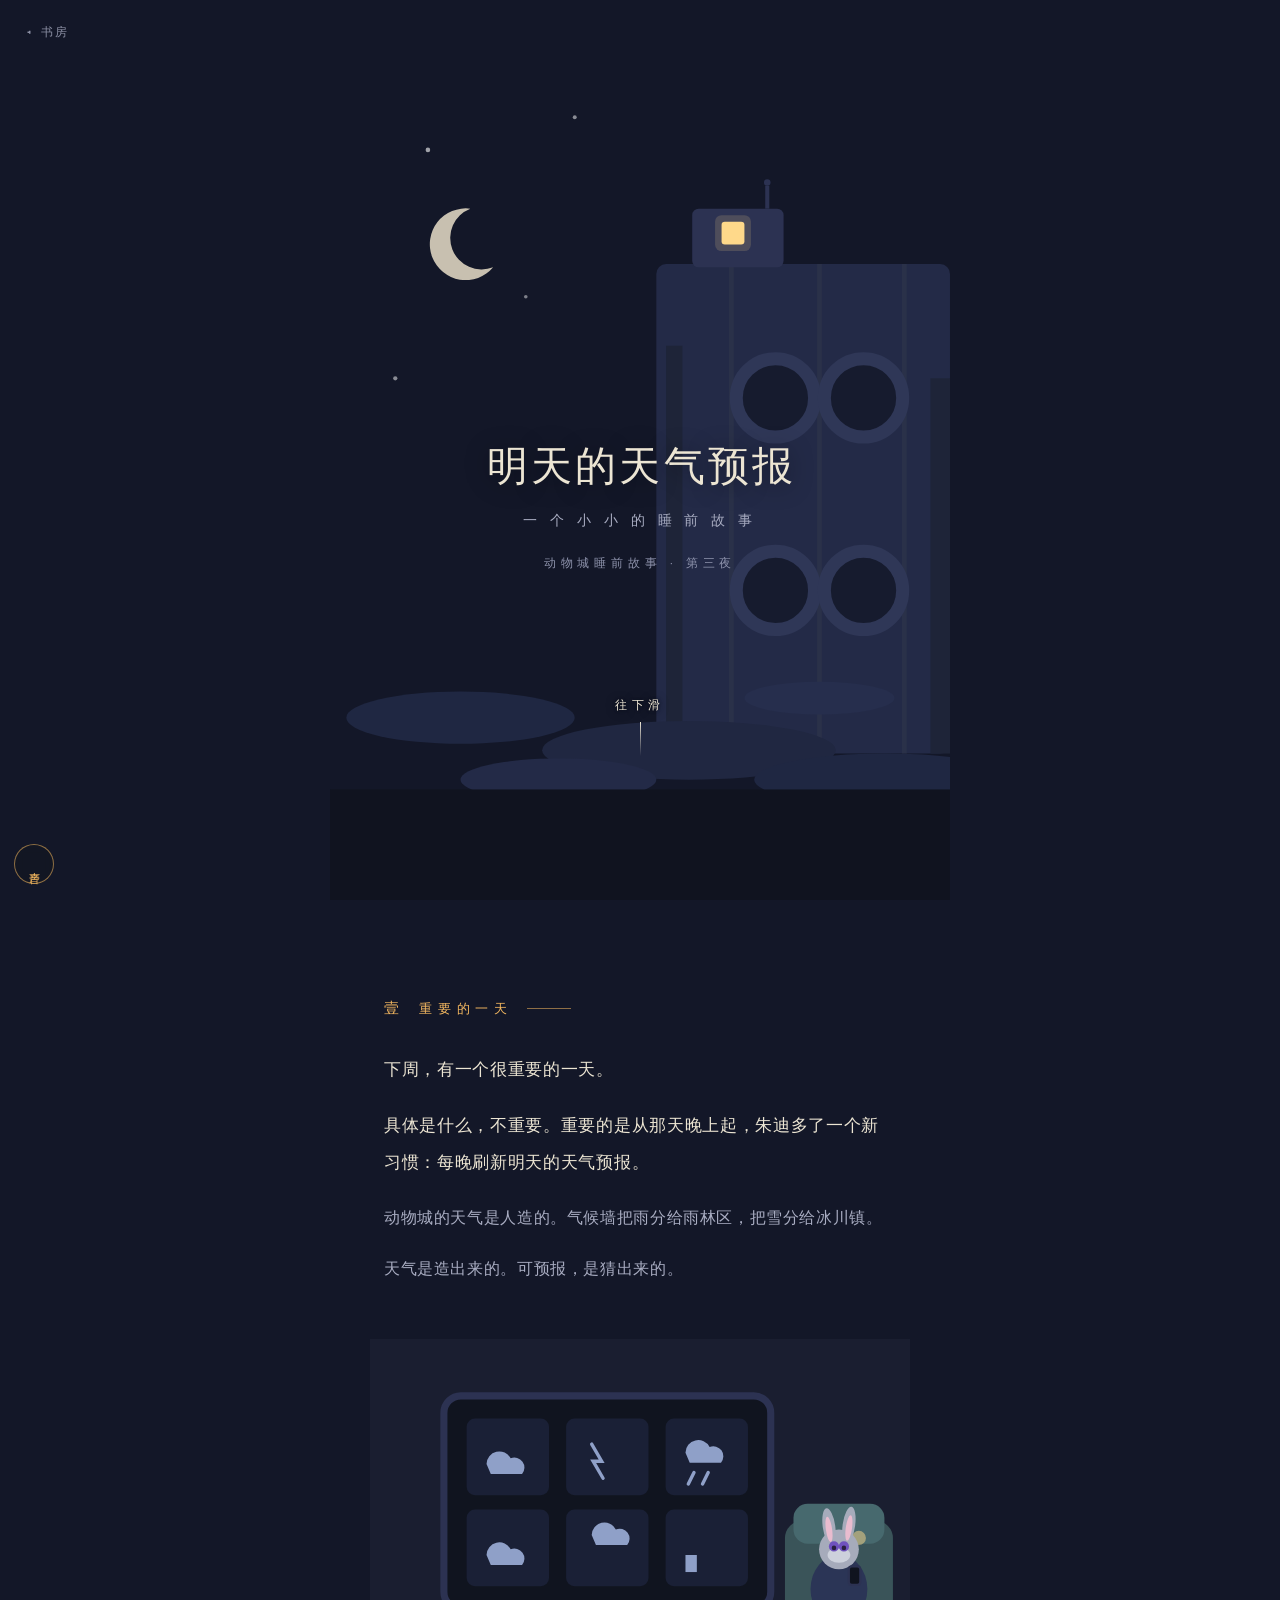
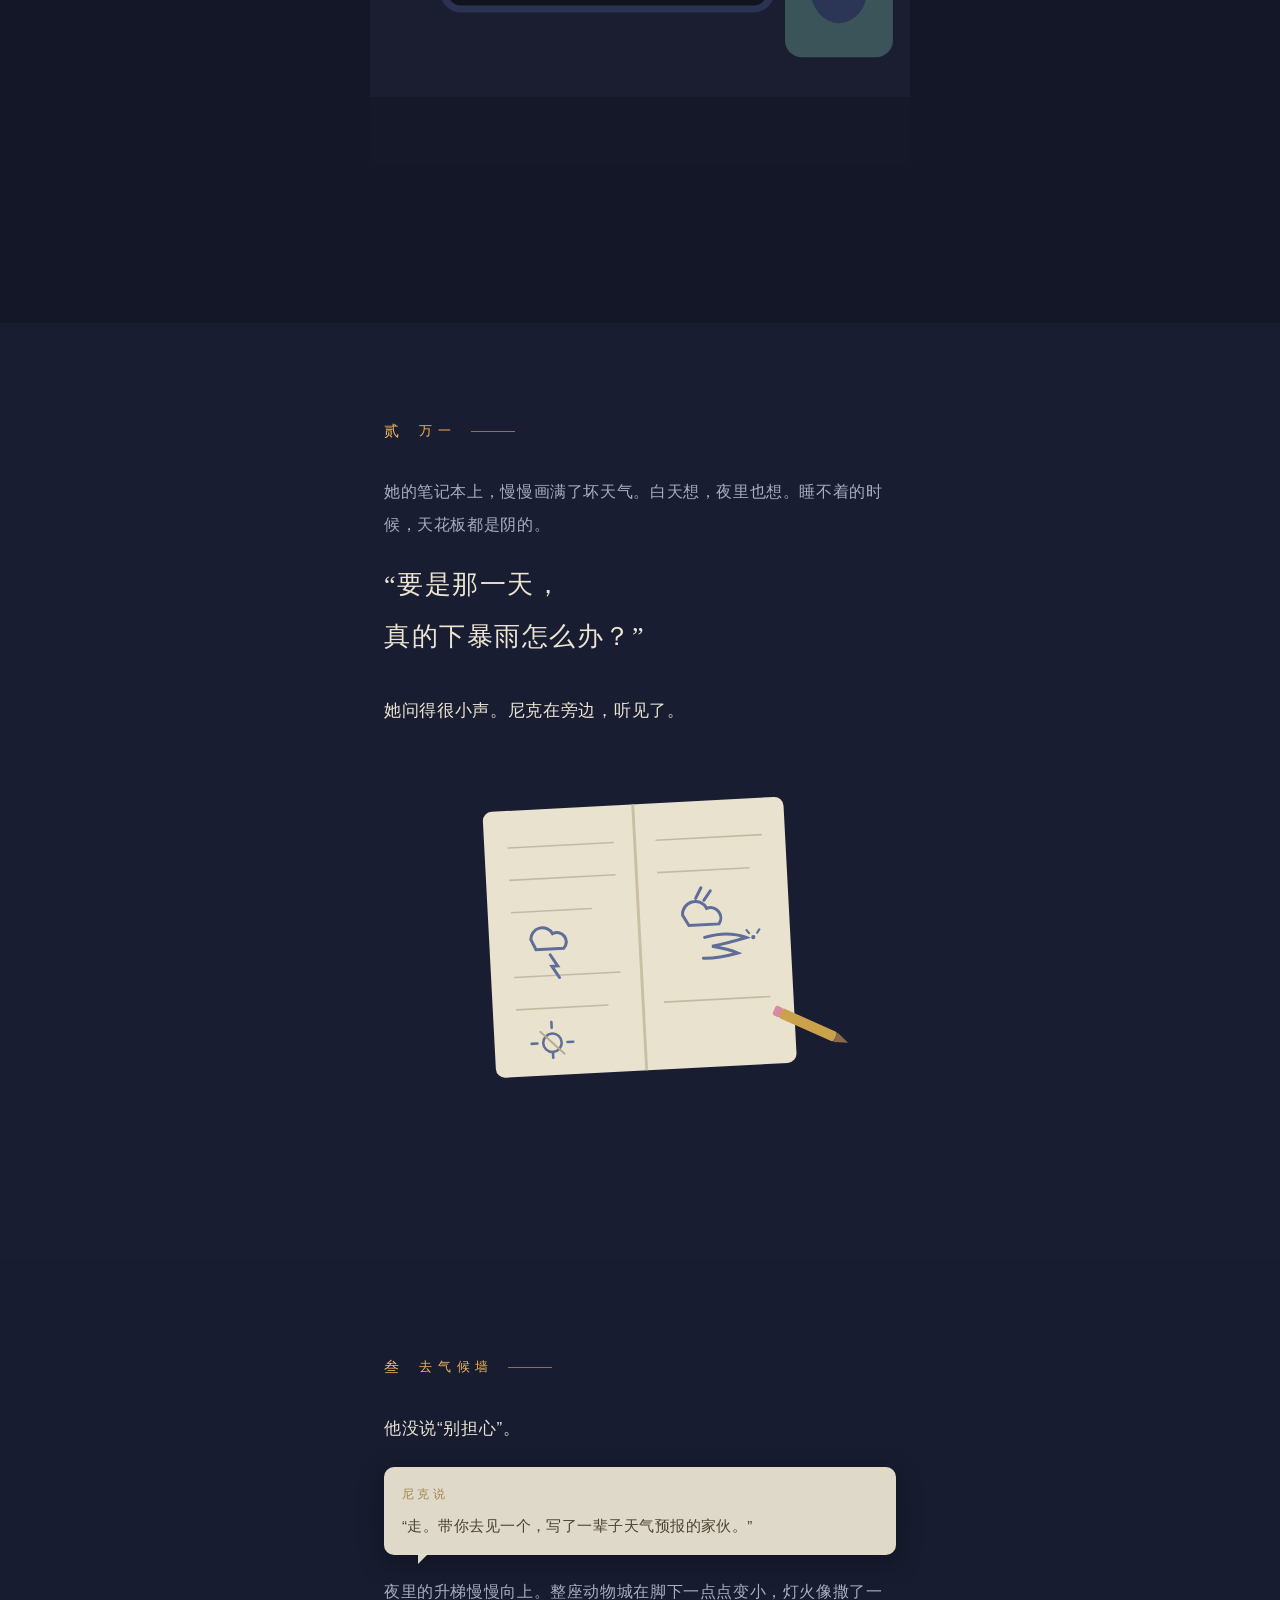
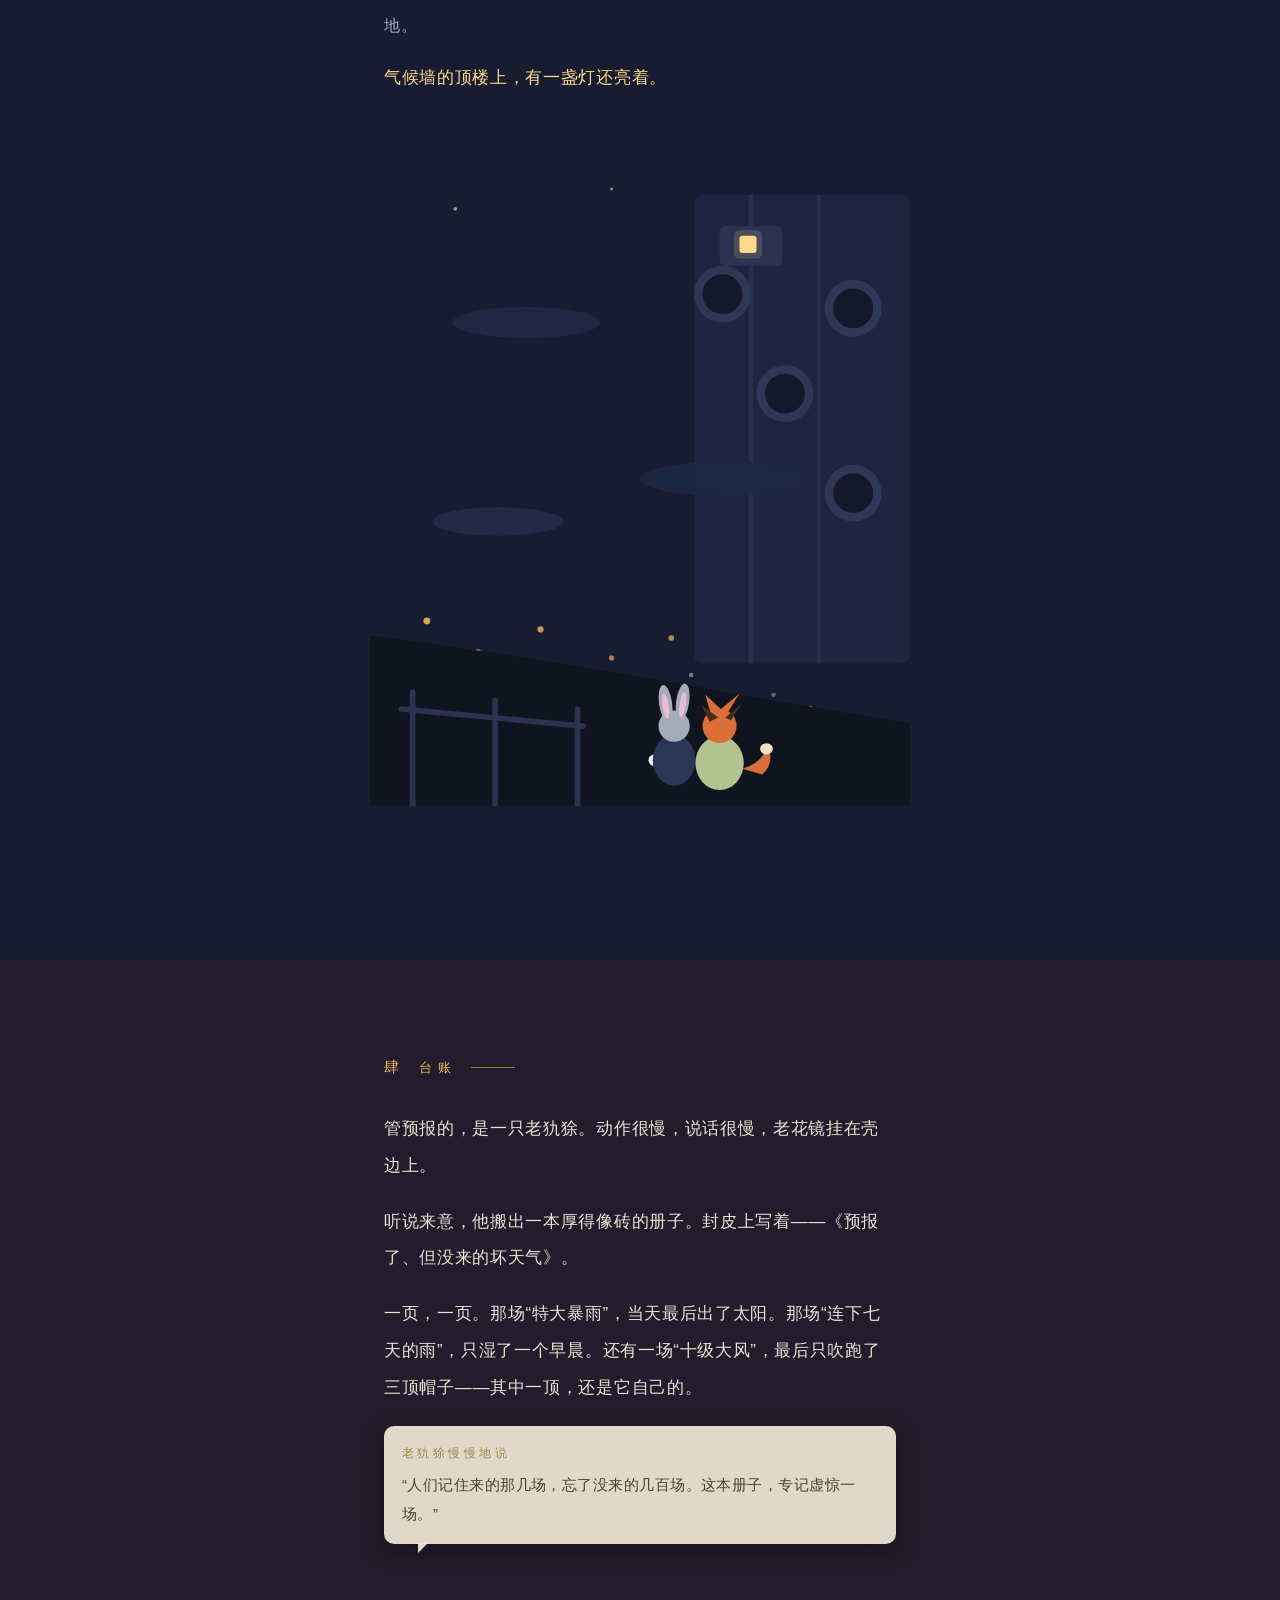
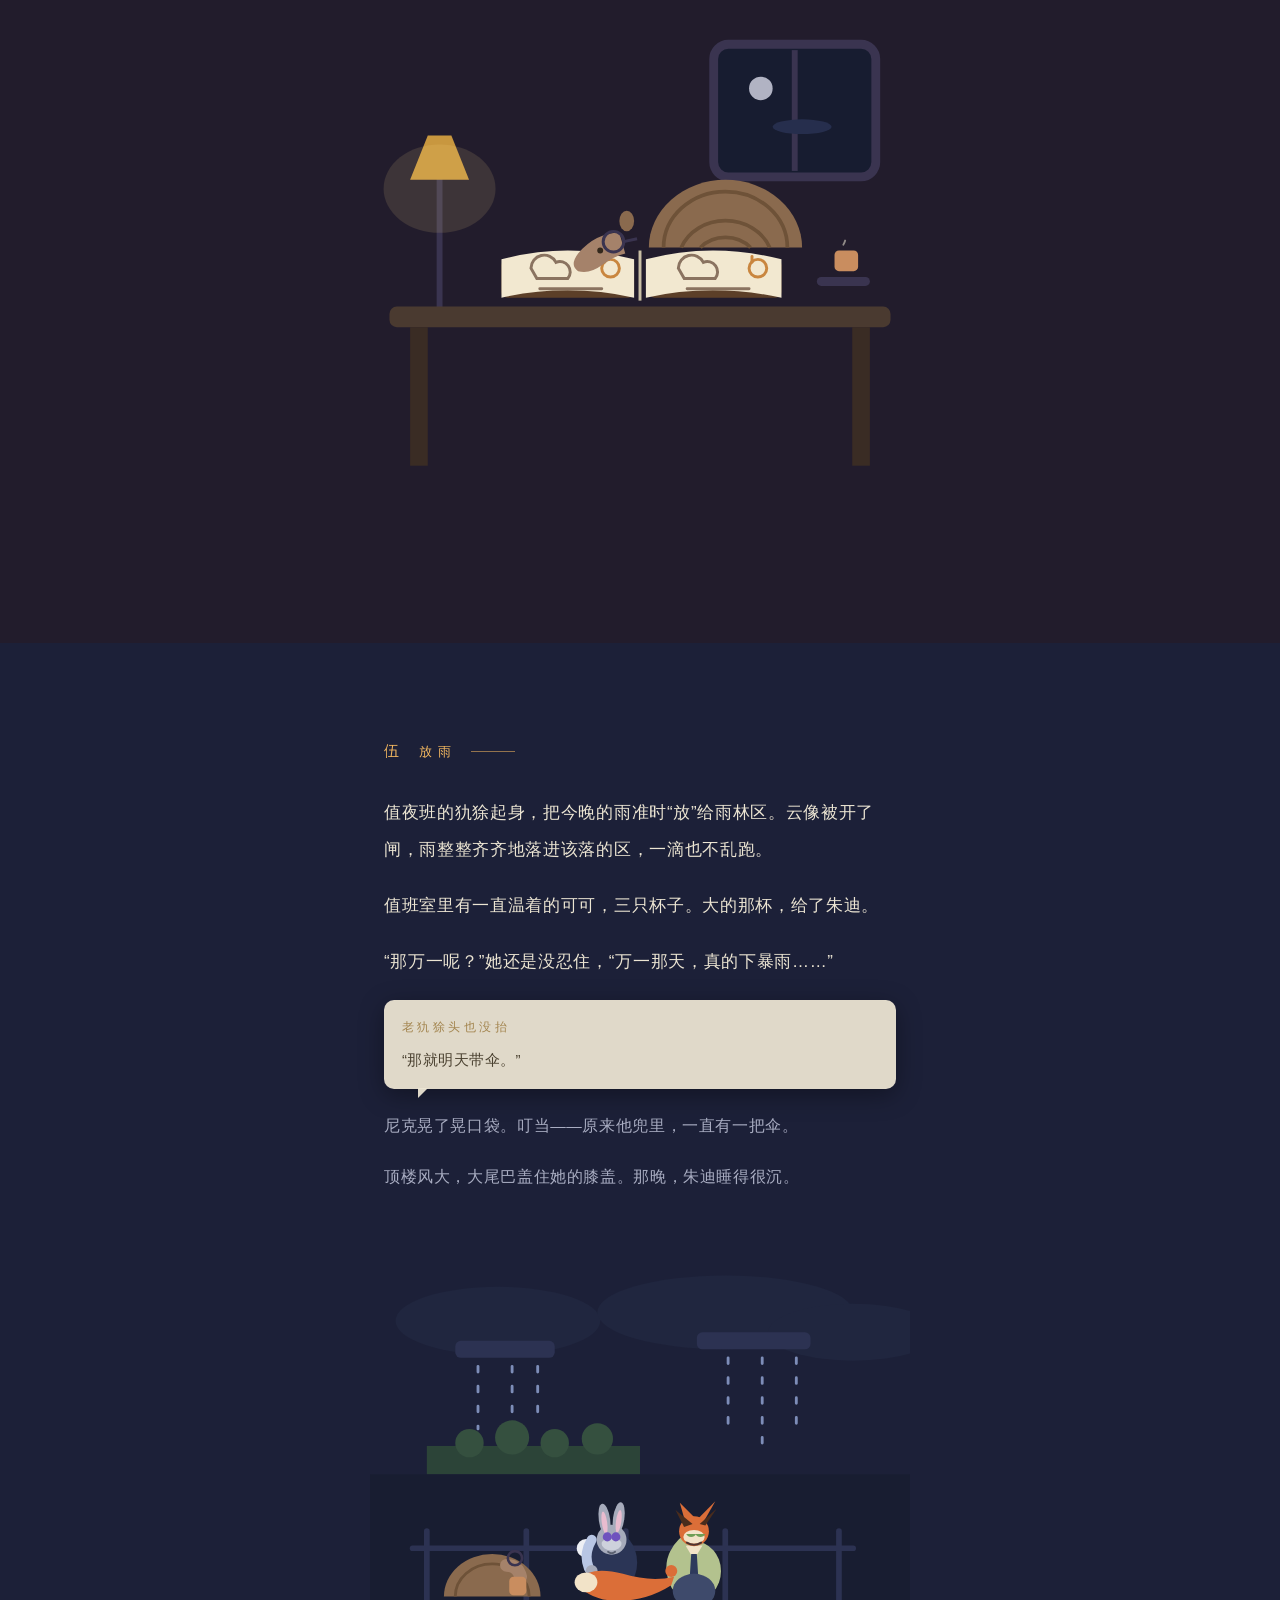
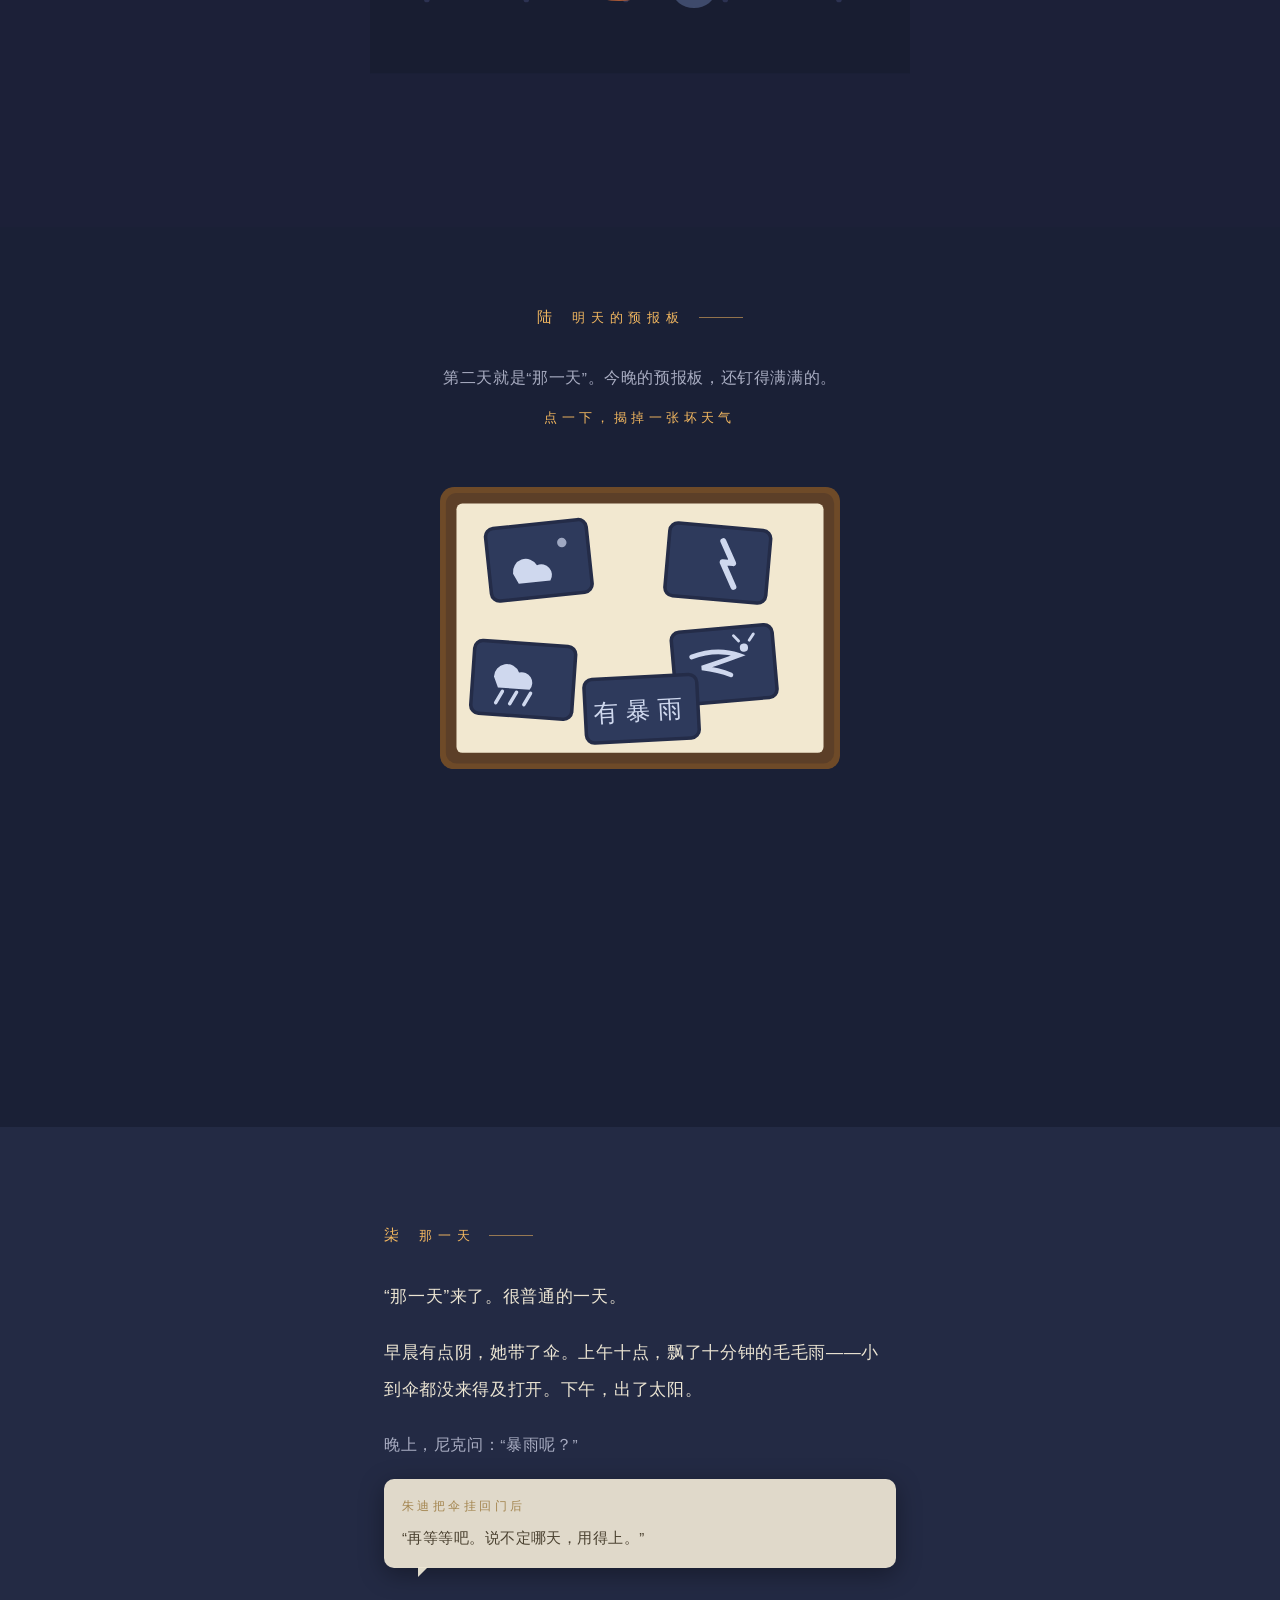
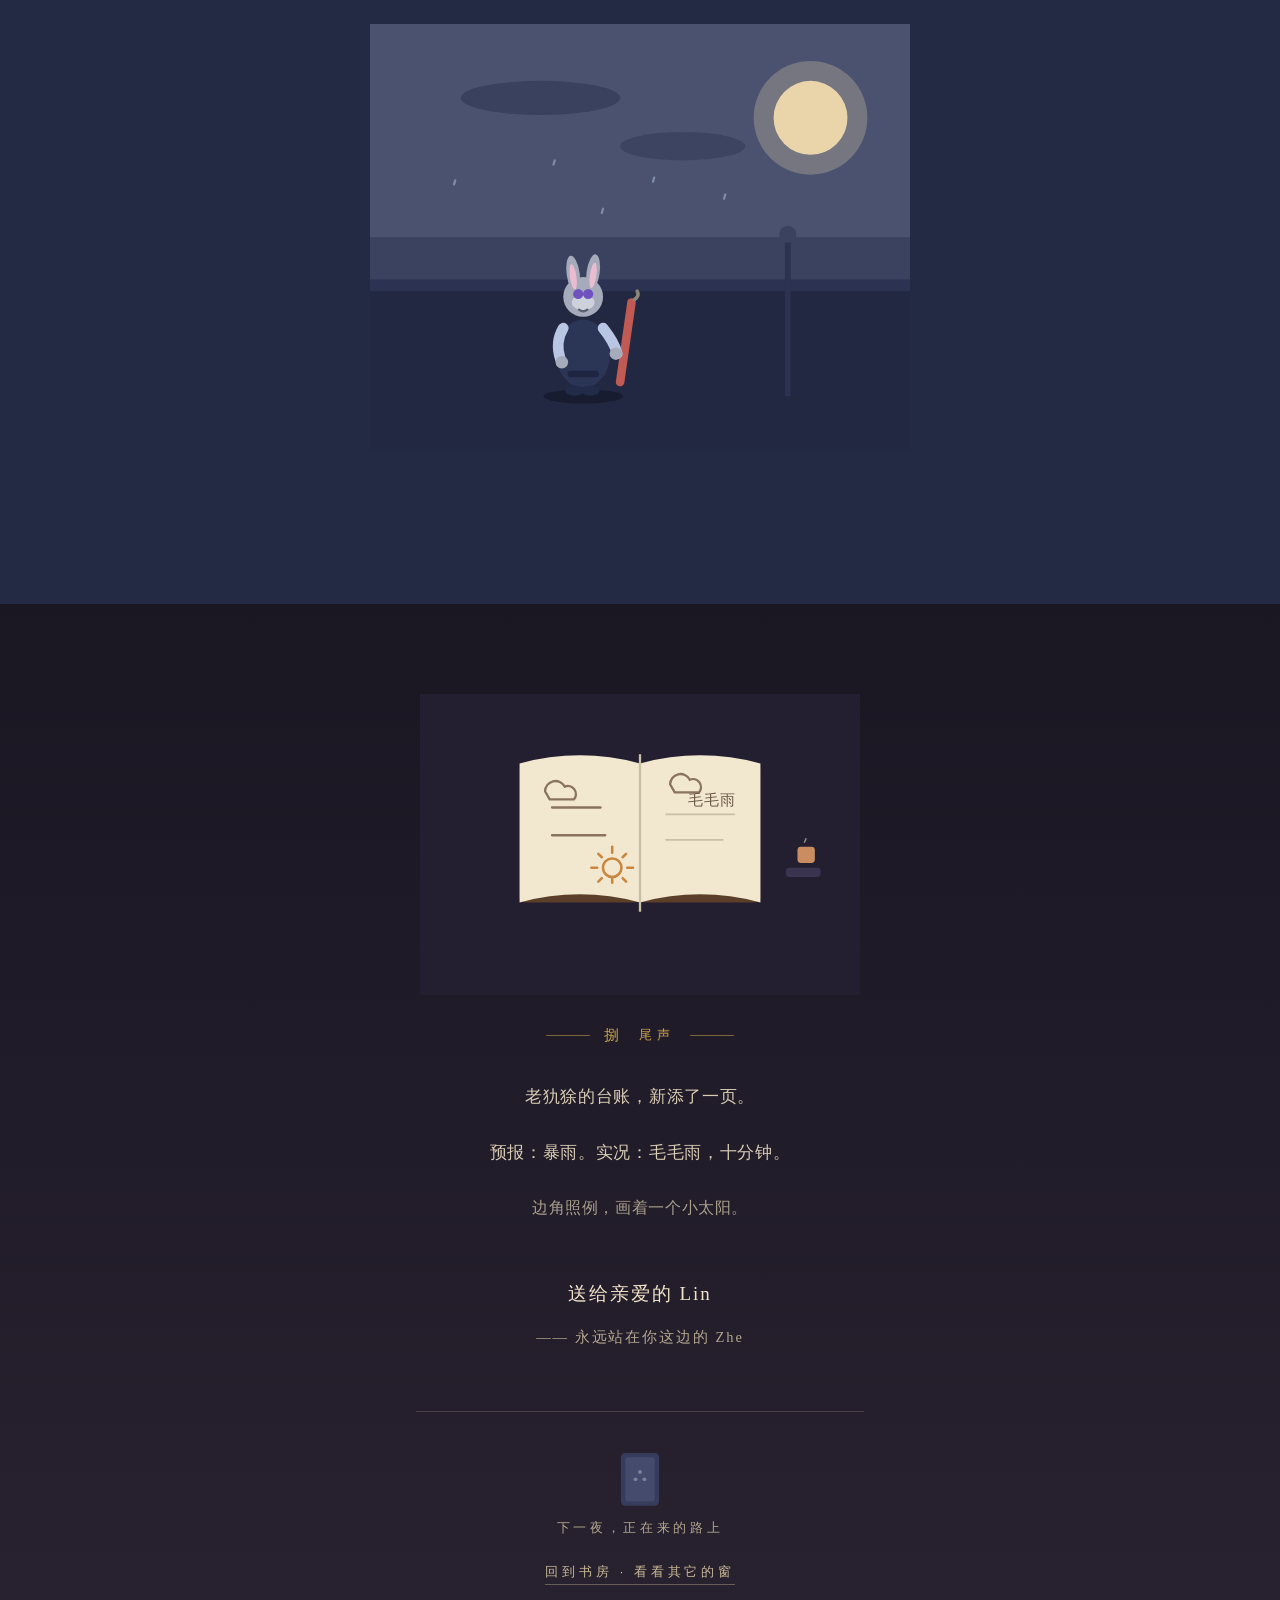
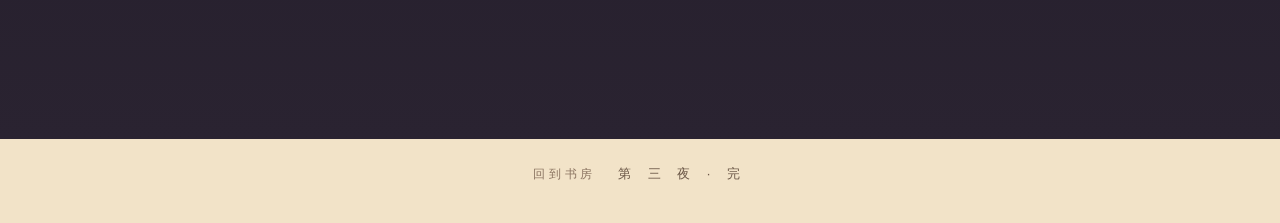
<file: weather/index.html>
<!DOCTYPE html>
<html lang="zh-CN">
<head>
<meta charset="UTF-8">
<meta name="viewport" content="width=device-width, initial-scale=1.0, viewport-fit=cover">
<meta name="theme-color" content="#131728">
<title>明天的天气预报 · 第三夜</title>
<link rel="icon" href="data:image/svg+xml,%3Csvg xmlns='http://www.w3.org/2000/svg' viewBox='0 0 100 100'%3E%3Ctext y='.9em' font-size='90'%3E%E2%9B%85%3C/text%3E%3C/svg%3E">
<link rel="stylesheet" href="../assets/common.css">
<style>
/* ============================================================
   第三夜 ·《明天的天气预报》 —— 本页专属样式
   气候墙 · 台账 · 揭预报板
   ============================================================ */
#s0,#s1{background:#131728}
#s2{background:#191d31}
#s3{background:#171c30}
#s4{background:#221c2c}
#s5{background:#1c2038}
#s6{background:#1a2036}
#s7{background:#232a44}
#s8{background:linear-gradient(#1a1622 0%, #2a2331 100%)}
footer{
  background:#f2e3c8;color:#6b5747;text-align:center;
  padding:26px 0 40px;letter-spacing:.5em;font-size:13px;
}
footer a{color:#8a7360;text-decoration:none;letter-spacing:.3em;font-size:12px;margin-right:1em}

/* ---------- 封面 ---------- */
#s0{align-items:center;text-align:center;justify-content:flex-end;padding-bottom:16vh}
#s0 .art svg{width:126%;max-width:620px}
#s0 .cover-block{position:relative;z-index:2;margin-bottom:5vh}
#s0 h1{
  font-family:var(--serif);font-weight:400;
  font-size:clamp(27px,8.4vw,41px);
  letter-spacing:.08em;text-indent:.08em;color:var(--cream);
  text-shadow:0 2px 24px rgba(0,0,0,.45);
}
#s0 .sub{margin-top:18px;color:var(--cream-dim);font-size:14px;letter-spacing:.32em}
#s0 .series-badge{margin-top:26px;color:#8d92ab;font-size:11.5px;letter-spacing:.42em}
.back-home{
  position:absolute;top:18px;left:16px;z-index:3;
  color:var(--cream-dim);text-decoration:none;
  font-size:12px;letter-spacing:.22em;opacity:.8;padding:6px 10px;
}
#s0 .cue{
  position:relative;z-index:2;margin-top:9vh;
  display:inline-flex;flex-direction:column;align-items:center;gap:8px;
  color:var(--cream);font-size:12px;letter-spacing:.4em;
  text-shadow:0 1px 10px rgba(10,13,24,.95),0 0 3px rgba(10,13,24,.9);
}
#s0 .cue i{
  width:1px;height:34px;background:linear-gradient(var(--cream),transparent);
  animation:cue 2.2s ease-in-out infinite;
}
@keyframes cue{0%,100%{opacity:.25;transform:scaleY(.55);transform-origin:top}50%{opacity:1;transform:scaleY(1)}}

/* ---------- s1：刷预报 ---------- */
#s1{justify-content:flex-start;padding-top:11vh}
#s1 .art{position:static;order:2;inset:auto;width:min(100%,540px);margin:4vh auto 0}
#s1 .art svg{position:static;inset:auto;transform:none;width:100%;max-width:none;height:auto}
@keyframes blink{0%,100%{opacity:.15}50%{opacity:.9}}
.cursor{animation:blink 1.4s ease-in-out infinite}

/* ---------- s2：万一 ---------- */
#s2{justify-content:flex-start;padding-top:11vh}
#s2 .artflow{position:relative;z-index:1;width:100%;max-width:440px;margin:3.5vh auto 0}
#s2 .artflow svg{width:100%;height:auto;display:block}
#s2 .big{
  font-family:var(--serif);font-size:clamp(20px,5.6vw,26px);
  line-height:2;letter-spacing:.06em;color:var(--cream);
}

/* ---------- s3：去气候墙 ---------- */
#s3{justify-content:flex-start;padding-top:11vh}
#s3 .artflow{position:relative;z-index:1;width:100%;max-width:540px;margin:4vh auto 0}
#s3 .artflow svg{width:100%;height:auto;display:block}
.cloudfloat{animation:cf 7s ease-in-out infinite}
.cloudfloat.c2{animation-delay:2.4s}
.cloudfloat.c3{animation-delay:4.6s}
@keyframes cf{0%,100%{transform:translateY(0)}50%{transform:translateY(-5px)}}

/* ---------- s4：台账 ---------- */
#s4{justify-content:flex-start;padding-top:11vh}
#s4 .art{position:static;order:2;inset:auto;width:min(100%,560px);margin:4vh auto 0}
#s4 .art svg{position:static;inset:auto;transform:none;width:100%;max-width:none;height:auto}
.lamplight{animation:breath 5s ease-in-out infinite}

/* ---------- s5：放雨 ---------- */
#s5{justify-content:flex-start;padding-top:11vh}
#s5 .artflow{position:relative;z-index:1;width:100%;max-width:540px;margin:4vh auto 0}
#s5 .artflow svg{width:100%;height:auto;display:block}
.raincurtain{stroke-dasharray:4 10;animation:rc 1s linear infinite}
@keyframes rc{to{stroke-dashoffset:-28}}

/* ---------- s6：揭预报板 ---------- */
#s6{justify-content:flex-start;padding-top:9vh}
#s6 .words{text-align:center;max-width:26em}
#s6 .hint{font-size:13px;letter-spacing:.34em;color:var(--cream-dim)}
#s6 .hint b{font-weight:400;color:var(--amber);animation:hintp 2.4s ease-in-out infinite}
@keyframes hintp{0%,100%{opacity:.55}50%{opacity:1}}
#board{
  position:relative;z-index:2;width:100%;max-width:400px;margin:4.5vh auto 0;
  cursor:pointer;user-select:none;-webkit-user-select:none;
  overflow:hidden;border-radius:12px;
}
#board svg{width:100%;height:auto;display:block}
.stk{
  cursor:pointer;
  transition:opacity .8s ease;
}
.stk.peeled{opacity:0;pointer-events:none}
#sunart{opacity:0;transition:opacity 1.6s ease .2s}
#sunart.on{opacity:1}
#s6 .lines{min-height:5.4em;margin-top:4.5vh}
#s6 .lines p{
  font-family:var(--serif);font-size:16.5px;line-height:2.2;letter-spacing:.1em;margin-bottom:.35em;
}
#s6 .lines p span{opacity:0;transform:translateY(10px);display:inline-block;
  transition:opacity 1.3s ease,transform 1.3s ease}
#s6 .lines p.on span{opacity:1;transform:none}
#s6 .lines p:last-child span{color:var(--amber-soft)}

/* ---------- s7：那天来了 ---------- */
#s7{justify-content:flex-start;padding-top:11vh}
#s7 .artflow{position:relative;z-index:1;width:100%;max-width:540px;margin:4vh auto 0}
#s7 .artflow svg{width:100%;height:auto;display:block}
.drizzle{stroke-dasharray:3 9;animation:dr 1.2s linear infinite;opacity:.55}
@keyframes dr{to{stroke-dashoffset:-24}}

/* ---------- s8：尾声 ---------- */
#s8{justify-content:flex-start;padding-top:10vh}
#s8 .art{position:static;inset:auto;width:min(100%,440px);margin:0 auto 3vh}
#s8 .art svg{position:static;inset:auto;transform:none;width:100%;max-width:none;height:auto}
#s8 .words{margin-top:0;text-align:center;max-width:28em}
#s8 .kicker{justify-content:center;color:#c9a24b}
#s8 .kicker::before{content:"";flex:0 0 44px;height:1px;background:currentColor;opacity:.55}
#s8 .words p{color:#d9cdb4}
#s8 .words p.dim{color:#a9a08c}
.dedic{margin-top:3.2em;font-family:var(--serif);letter-spacing:.12em}
.dedic .to{font-size:19px;color:#f2e3c8;line-height:2}
.dedic .from{margin-top:1em;font-size:14.5px;color:#b3a68e}
.nextup{
  margin-top:4em;padding-top:2.4em;border-top:1px solid rgba(217,205,180,.2);
  display:flex;flex-direction:column;align-items:center;gap:10px;
}
.nextup .win-mini{width:44px;opacity:.85}
.nextup .win-mini svg{width:100%;height:auto;display:block}
.nextup .next-text{font-size:13px;color:#b3a68e;letter-spacing:.28em}
.nextup .back-study{
  margin-top:1.4em;font-size:12.5px;color:#c9b995;text-decoration:none;
  letter-spacing:.3em;border-bottom:1px solid rgba(201,185,149,.4);padding-bottom:3px;
}
</style>
</head>
<body>

<div id="vignette"></div>
<button id="sndBtn" aria-label="声音开关">声音</button>

<main>

<!-- ════════════ 封面 ════════════ -->
<section id="s0" class="scene">
  <a class="back-home" href="../" onclick="try{sessionStorage.setItem('zs_seen',1)}catch(e){}">◂ 书房</a>
  <div class="art">
    <svg viewBox="0 0 380 520" aria-hidden="true">
      <rect x="0" y="0" width="380" height="520" fill="#131728"/>
      <g fill="#fff">
        <circle cx="60" cy="60" r="1.4" opacity=".6"/>
        <circle cx="150" cy="40" r="1.2" opacity=".5"/>
        <circle cx="120" cy="150" r="1.1" opacity=".45"/>
        <circle cx="40" cy="200" r="1.3" opacity=".5"/>
      </g>
      <!-- 月牙 -->
      <path d="M86 96 a22 22 0 1 0 14 36 a17 17 0 0 1 -14 -36 Z" fill="#e8dfc8" opacity=".85"/>
      <!-- 气候墙 -->
      <rect x="200" y="130" width="180" height="300" rx="6" fill="#232a47"/>
      <g stroke="#2a3149" stroke-width="3">
        <line x1="246" y1="130" x2="246" y2="430"/>
        <line x1="300" y1="130" x2="300" y2="430"/>
        <line x1="352" y1="130" x2="352" y2="430"/>
      </g>
      <!-- 大通风口 -->
      <g fill="#161b2e" stroke="#2f3757" stroke-width="8">
        <circle cx="273" cy="212" r="24"/>
        <circle cx="327" cy="212" r="24"/>
        <circle cx="273" cy="330" r="24"/>
        <circle cx="327" cy="330" r="24"/>
      </g>
      <!-- 值班室 -->
      <rect x="222" y="96" width="56" height="36" rx="4" fill="#2c3252"/>
      <rect x="240" y="104" width="14" height="14" rx="2" fill="#ffd98a"/>
      <rect class="lamplight" x="236" y="100" width="22" height="22" rx="4" fill="#ffd98a" opacity=".16"/>
      <line x1="268" y1="96" x2="268" y2="82" stroke="#2c3252" stroke-width="2.5"/>
      <circle cx="268" cy="80" r="2" fill="#2c3252"/>
      <!-- 管道 -->
      <rect x="206" y="180" width="10" height="250" fill="#1e2438"/>
      <rect x="368" y="200" width="12" height="230" fill="#1e2438"/>
      <!-- 云海 -->
      <g>
        <ellipse class="cloudfloat" cx="80" cy="408" rx="70" ry="16" fill="#1f2742"/>
        <ellipse class="cloudfloat c2" cx="220" cy="428" rx="90" ry="18" fill="#202741"/>
        <ellipse class="cloudfloat c3" cx="340" cy="446" rx="80" ry="16" fill="#1f2742"/>
        <ellipse cx="140" cy="446" rx="60" ry="13" fill="#232a47"/>
        <ellipse class="cloudfloat c2" cx="300" cy="396" rx="46" ry="10" fill="#262e4d"/>
      </g>
      <rect x="0" y="452" width="380" height="68" fill="#10131f"/>
    </svg>
  </div>
  <div class="cover-block">
    <h1>明天的天气预报</h1>
    <div class="sub">一 个 小 小 的 睡 前 故 事</div>
    <div class="series-badge">动物城睡前故事 · 第三夜</div>
  </div>
  <div class="cue"><span>往下滑</span><i></i></div>
</section>

<!-- ════════════ 一 · 重要的一天 ════════════ -->
<section id="s1" class="scene">
  <div class="words">
    <div class="kicker reveal"><span class="num">壹</span><span>重要的一天</span></div>
    <p class="reveal" style="--d:.15s">下周，有一个很重要的一天。</p>
    <p class="reveal" style="--d:.35s">具体是什么，不重要。重要的是从那天晚上起，朱迪多了一个新习惯：每晚刷新明天的天气预报。</p>
    <p class="reveal dim" style="--d:.55s">动物城的天气是人造的。气候墙把雨分给雨林区，把雪分给冰川镇。</p>
    <p class="reveal dim" style="--d:.75s">天气是造出来的。可预报，是猜出来的。</p>
  </div>
  <div class="art">
    <svg viewBox="0 0 380 300" aria-hidden="true">
      <rect x="0" y="0" width="380" height="300" fill="#1a1e30"/>
      <!-- 预报大屏 -->
      <rect x="52" y="40" width="230" height="150" rx="12" fill="#10141f" stroke="#2c3252" stroke-width="5"/>
      <g>
        <rect x="68" y="56" width="58" height="54" rx="6" fill="#1a2036"/>
        <rect x="138" y="56" width="58" height="54" rx="6" fill="#1a2036"/>
        <rect x="208" y="56" width="58" height="54" rx="6" fill="#1a2036"/>
        <rect x="68" y="120" width="58" height="54" rx="6" fill="#1a2036"/>
        <rect x="138" y="120" width="58" height="54" rx="6" fill="#1a2036"/>
        <rect x="208" y="120" width="58" height="54" rx="6" fill="#1a2036"/>
      </g>
      <!-- 坏天气图标 -->
      <g stroke="#8fa0c8" stroke-width="2.4" fill="none" stroke-linecap="round">
        <path d="M82 88 a9 9 0 0 1 17 -4 a7 7 0 0 1 8 11 l-22 0 Z" fill="#8fa0c8" stroke="none"/>
        <path d="M156 74 l7 12 l-6 0 l7 12" />
        <path d="M222 80 a9 9 0 0 1 17 -4 a7 7 0 0 1 8 11 l-22 0 Z" fill="#8fa0c8" stroke="none"/>
        <line x1="228" y1="94" x2="224" y2="102"/><line x1="238" y1="94" x2="234" y2="102"/>
        <path d="M82 152 a9 9 0 0 1 17 -4 a7 7 0 0 1 8 11 l-22 0 Z" fill="#8fa0c8" stroke="none"/>
        <path d="M156 138 a9 9 0 0 1 17 -4 a7 7 0 0 1 8 11 l-22 0 Z" fill="#8fa0c8" stroke="none"/>
      </g>
      <rect class="cursor" x="222" y="152" width="8" height="12" fill="#8fa0c8"/>
      <!-- 朱迪坐在沙发上刷手机 -->
      <g>
        <rect x="292" y="128" width="76" height="96" rx="12" fill="#3d5a5e" opacity=".9"/>
        <rect x="298" y="116" width="64" height="28" rx="10" fill="#47696e"/>
        <circle cx="344" cy="140" r="5" fill="#ffd98a" opacity=".5"/>
        <ellipse cx="330" cy="176" rx="20" ry="24" fill="#2B3556"/>
        <circle cx="330" cy="148" r="14" fill="#A6ABBB"/>
        <g fill="#A6ABBB">
          <ellipse cx="323" cy="132" rx="4.4" ry="13" transform="rotate(-8 323 132)"/>
          <ellipse cx="337" cy="131" rx="4.4" ry="13" transform="rotate(8 337 131)"/>
        </g>
        <g fill="#E9BCCF">
          <ellipse cx="323" cy="134" rx="2.2" ry="9" transform="rotate(-8 323 134)"/>
          <ellipse cx="337" cy="133" rx="2.2" ry="9" transform="rotate(8 337 133)"/>
        </g>
        <ellipse cx="330" cy="152" rx="8" ry="5.5" fill="#CDD1DC"/>
        <circle cx="326.5" cy="146" r="3.6" fill="#6F52BE"/>
        <circle cx="333.5" cy="146" r="3.6" fill="#6F52BE"/>
        <circle cx="326.5" cy="147" r="1.6" fill="#2A2140"/>
        <circle cx="333.5" cy="147" r="1.6" fill="#2A2140"/>
        <rect x="337" y="160" width="8" height="13" rx="2" fill="#10141f" stroke="#2c3252" stroke-width="1.5"/>
      </g>
      <rect x="0" y="252" width="380" height="48" fill="#141829"/>
    </svg>
  </div>
</section>

<!-- ════════════ 二 · 万一 ════════════ -->
<section id="s2" class="scene">
  <div class="words">
    <div class="kicker reveal"><span class="num">贰</span><span>万一</span></div>
    <p class="reveal dim" style="--d:.15s">她的笔记本上，慢慢画满了坏天气。白天想，夜里也想。睡不着的时候，天花板都是阴的。</p>
    <p class="reveal big" style="--d:.4s">“要是那一天，<br>真的下暴雨怎么办？”</p>
    <p class="reveal" style="--d:.65s">她问得很小声。尼克在旁边，听见了。</p>
  </div>
  <div class="artflow">
    <svg viewBox="0 0 380 280" aria-hidden="true">
      <!-- 摊开的笔记本 -->
      <g transform="rotate(-3 190 140)">
        <rect x="60" y="20" width="260" height="230" rx="8" fill="#e9e2cf"/>
        <line x1="190" y1="20" x2="190" y2="250" stroke="#c9bfa5" stroke-width="2.5"/>
        <g stroke="#b3aa90" stroke-width="1.4" opacity=".7">
          <line x1="80" y1="52" x2="172" y2="52"/><line x1="80" y1="80" x2="172" y2="80"/>
          <line x1="80" y1="108" x2="150" y2="108"/><line x1="80" y1="164" x2="172" y2="164"/>
          <line x1="80" y1="192" x2="160" y2="192"/>
          <line x1="208" y1="52" x2="300" y2="52"/><line x1="208" y1="80" x2="288" y2="80"/>
          <line x1="208" y1="192" x2="300" y2="192"/>
        </g>
        <!-- 涂鸦：乌云闪电 -->
        <g stroke="#5f6d99" stroke-width="2.6" fill="none" stroke-linecap="round">
          <path d="M96 132 a10 10 0 0 1 19 -4 a8 8 0 0 1 9 13 l-24 0 Z"/>
          <path d="M112 146 l6 10 l-5 0 l6 10"/>
          <path d="M228 118 a11 11 0 0 1 21 -5 a9 9 0 0 1 10 14 l-26 0 Z"/>
          <path d="M240 104 l5 -9 M247 106 l6 -8"/>
        </g>
        <!-- 生气的小龙卷风 -->
        <g stroke="#5f6d99" stroke-width="2.6" fill="none" stroke-linecap="round">
          <path d="M246 138 q20 -5 36 2 q-16 4 -30 6 q14 3 22 7 q-18 4 -30 3"/>
        </g>
        <circle cx="288" cy="140" r="1.8" fill="#5f6d99"/>
        <path d="M285 137 l-3 -4 M291 137 l3 -4" stroke="#5f6d99" stroke-width="1.8"/>
        <!-- 一颗小小的太阳被划掉又画了回来 -->
        <g stroke="#5f6d99" stroke-width="2.2" fill="none" stroke-linecap="round">
          <circle cx="110" cy="222" r="8"/>
          <line x1="110" y1="209" x2="110" y2="204"/><line x1="110" y1="235" x2="110" y2="230"/>
          <line x1="97" y1="222" x2="92" y2="222"/><line x1="123" y1="222" x2="128" y2="222"/>
        </g>
        <g stroke="#b3aa90" stroke-width="1.6" stroke-linecap="round">
          <line x1="100" y1="212" x2="120" y2="232"/>
        </g>
      </g>
      <!-- 铅笔 -->
      <g transform="rotate(24 320 210)">
        <rect x="308" y="200" width="52" height="9" rx="2" fill="#c9a24b"/>
        <path d="M360 200 L372 204.5 L360 209 Z" fill="#8a6a4e"/>
        <rect x="302" y="200" width="7" height="9" rx="2" fill="#d98a9f"/>
      </g>
    </svg>
  </div>
</section>

<!-- ════════════ 三 · 去气候墙 ════════════ -->
<section id="s3" class="scene">
  <div class="words">
    <div class="kicker reveal"><span class="num">叁</span><span>去气候墙</span></div>
    <p class="reveal" style="--d:.15s">他没说“别担心”。</p>
    <div class="bubble reveal" style="--d:.35s">
      <span class="who">尼克说</span>
      “走。带你去见一个，写了一辈子天气预报的家伙。”
    </div>
    <p class="reveal dim" style="--d:.6s">夜里的升梯慢慢向上。整座动物城在脚下一点点变小，灯火像撒了一地。</p>
    <p class="reveal say" style="--d:.85s">气候墙的顶楼上，有一盏灯还亮着。</p>
  </div>
  <div class="artflow">
    <svg viewBox="0 0 380 460" aria-hidden="true">
      <rect x="0" y="0" width="380" height="460" fill="#171c30"/>
      <g fill="#fff">
        <circle cx="60" cy="40" r="1.3" opacity=".55"/><circle cx="170" cy="26" r="1.1" opacity=".45"/>
        <circle cx="290" cy="52" r="1.3" opacity=".5"/><circle cx="330" cy="120" r="1.2" opacity=".45"/>
      </g>
      <!-- 气候墙（右侧高耸） -->
      <rect x="228" y="30" width="152" height="330" rx="6" fill="#1f2540"/>
      <g stroke="#28304e" stroke-width="3">
        <line x1="268" y1="30" x2="268" y2="360"/>
        <line x1="316" y1="30" x2="316" y2="360"/>
      </g>
      <g fill="#141829" stroke="#2f3757" stroke-width="6">
        <circle cx="248" cy="100" r="17"/>
        <circle cx="292" cy="170" r="17"/>
        <circle cx="340" cy="110" r="17"/>
        <circle cx="340" cy="240" r="17"/>
      </g>
      <!-- 值班室的灯 -->
      <rect x="246" y="52" width="44" height="28" rx="4" fill="#2c3252"/>
      <rect x="260" y="59" width="12" height="12" rx="2" fill="#ffd98a"/>
      <rect class="lamplight" x="256" y="55" width="20" height="20" rx="4" fill="#ffd98a" opacity=".16"/>
      <!-- 云飘过 -->
      <ellipse class="cloudfloat" cx="110" cy="120" rx="52" ry="11" fill="#1f2742"/>
      <ellipse class="cloudfloat c2" cx="250" cy="230" rx="60" ry="12" fill="#1f2742" opacity=".9"/>
      <ellipse class="cloudfloat c3" cx="90" cy="260" rx="46" ry="10" fill="#232a47"/>
      <!-- 脚下的城市：越来越小的灯 -->
      <g fill="#f4b860">
        <circle cx="40" cy="330" r="2.4" opacity=".85"/><circle cx="76" cy="352" r="2" opacity=".7"/>
        <circle cx="120" cy="336" r="2.2" opacity=".8"/><circle cx="170" cy="356" r="1.8" opacity=".65"/>
        <circle cx="212" cy="342" r="2" opacity=".7"/><circle cx="60" cy="384" r="2.2" opacity=".75"/>
        <circle cx="130" cy="398" r="2" opacity=".65"/><circle cx="190" cy="388" r="1.8" opacity=".6"/>
        <circle cx="250" cy="398" r="2" opacity=".6"/><circle cx="310" cy="392" r="2" opacity=".55"/>
      </g>
      <g fill="#e8b4c8">
        <circle cx="96" cy="368" r="1.6" opacity=".6"/><circle cx="160" cy="376" r="1.5" opacity=".55"/>
      </g>
      <g fill="#9fc0e8">
        <circle cx="226" cy="368" r="1.6" opacity=".6"/><circle cx="284" cy="382" r="1.5" opacity=".5"/>
      </g>
      <!-- 街道 -->
      <path d="M0 340 Q120 356 250 380 Q330 394 380 402 L380 460 L0 460 Z" fill="#10141f"/>
      <!-- 升梯栏杆 + 两个小家伙的背影 -->
      <g stroke="#2c3252" stroke-width="4" stroke-linecap="round">
        <line x1="30" y1="380" x2="30" y2="460"/>
        <line x1="88" y1="386" x2="88" y2="460"/>
        <line x1="146" y1="392" x2="146" y2="460"/>
        <line x1="22" y1="392" x2="150" y2="404"/>
      </g>
      <!-- 朱迪背影（长耳朵） -->
      <g>
        <circle cx="200" cy="428" r="4" fill="#EDEFF4"/>
        <ellipse cx="214" cy="428" rx="15" ry="18" fill="#2B3556"/>
        <circle cx="214" cy="404" r="11" fill="#A6ABBB"/>
        <ellipse cx="208" cy="388" rx="4.6" ry="13" transform="rotate(-8 208 388)" fill="#A6ABBB"/>
        <ellipse cx="220" cy="387" rx="4.6" ry="13" transform="rotate(8 220 387)" fill="#A6ABBB"/>
        <ellipse cx="208" cy="390" rx="2.2" ry="9" transform="rotate(-8 208 390)" fill="#E9BCCF"/>
        <ellipse cx="220" cy="389" rx="2.2" ry="9" transform="rotate(8 220 389)" fill="#E9BCCF"/>
      </g>
      <!-- 尼克背影（尖耳朵 + 大尾巴） -->
      <g>
        <ellipse cx="246" cy="430" rx="17" ry="19" fill="#B3C28E"/>
        <circle cx="246" cy="404" r="12" fill="#DB6E38"/>
        <path d="M240 396 L236 382 L248 393 Z" fill="#DB6E38"/>
        <path d="M252 394 L260 381 L247 392 Z" fill="#DB6E38"/>
        <path d="M239 401 L233 389 L245 398 Z" fill="#4A2C1C"/>
        <path d="M254 400 L262 388 L250 398 Z" fill="#4A2C1C"/>
        <path d="M262 434 Q276 430 280 418 Q285 430 276 438 Z" fill="#DB6E38"/>
        <ellipse cx="279" cy="420" rx="4.5" ry="4" fill="#F2E3C8"/>
      </g>
    </svg>
  </div>
</section>

<!-- ════════════ 四 · 台账 ════════════ -->
<section id="s4" class="scene">
  <div class="art">
    <svg viewBox="0 0 380 330" aria-hidden="true">
      <rect x="0" y="0" width="380" height="330" fill="#221c2c"/>
      <!-- 值班室的窗 -->
      <rect x="240" y="30" width="110" height="90" rx="10" fill="#171c30"/>
      <rect x="240" y="30" width="110" height="90" rx="10" fill="none" stroke="#3a3450" stroke-width="6"/>
      <line x1="295" y1="34" x2="295" y2="116" stroke="#3a3450" stroke-width="4"/>
      <circle cx="272" cy="60" r="8" fill="#d8d9e8" opacity=".8"/>
      <ellipse class="cloudfloat" cx="300" cy="86" rx="20" ry="5" fill="#262e4d"/>
      <!-- 台灯 -->
      <rect x="52" y="120" width="4" height="90" fill="#3a3450"/>
      <path d="M34 122 L74 122 L62 92 L46 92 Z" fill="#c8973f"/>
      <ellipse class="lamplight" cx="54" cy="128" rx="38" ry="30" fill="#ffd98a" opacity=".12"/>
      <!-- 桌子 -->
      <rect x="20" y="208" width="340" height="14" rx="5" fill="#4a3a30"/>
      <rect x="34" y="222" width="12" height="94" fill="#3a2c24"/>
      <rect x="334" y="222" width="12" height="94" fill="#3a2c24"/>
      <!-- 摊开的大台账 -->
      <g>
        <rect x="96" y="176" width="90" height="26" rx="4" fill="#5c3f28"/>
        <rect x="196" y="176" width="90" height="26" rx="4" fill="#5c3f28"/>
        <path d="M96 176 Q141 164 186 176 L186 202 Q141 192 96 202 Z" fill="#f2e8d0"/>
        <path d="M194 176 Q239 164 286 176 L286 202 Q239 192 194 202 Z" fill="#f2e8d0"/>
        <line x1="190" y1="170" x2="190" y2="204" stroke="#c9bfa5" stroke-width="2"/>
        <!-- 左页：一条被划掉的暴雨 -->
        <g stroke="#8a7360" stroke-width="2" fill="none" stroke-linecap="round">
          <path d="M116 182 a9 9 0 0 1 17 -4 a7 7 0 0 1 8 11 l-21 0 Z"/>
          <line x1="122" y1="196" x2="164" y2="196"/>
        </g>
        <circle cx="170" cy="182" r="6" fill="none" stroke="#c9863f" stroke-width="2"/>
        <line x1="166" y1="178" x2="166" y2="174" stroke="#c9863f" stroke-width="2" stroke-linecap="round"/>
        <!-- 右页：新的一页 -->
        <g stroke="#8a7360" stroke-width="2" fill="none" stroke-linecap="round">
          <path d="M216 182 a9 9 0 0 1 17 -4 a7 7 0 0 1 8 11 l-21 0 Z"/>
          <line x1="222" y1="196" x2="264" y2="196"/>
        </g>
        <circle cx="270" cy="182" r="6" fill="none" stroke="#c9863f" stroke-width="2"/>
        <line x1="266" y1="178" x2="266" y2="174" stroke="#c9863f" stroke-width="2" stroke-linecap="round"/>
      </g>
      <!-- 温着的可可和三只杯子 -->
      <rect x="310" y="188" width="36" height="6" rx="3" fill="#3a3450"/>
      <rect x="322" y="170" width="16" height="14" rx="3" fill="#c98d5f"/>
      <path class="steam" d="M328 166 q3 -5 0 -9" stroke="#ece5d3" stroke-width="1.3" fill="none" stroke-linecap="round"/>
      <!-- 老犰狳 -->
      <g>
        <!-- 壳 -->
        <path d="M196 168 a52 46 0 0 1 104 0 Z" fill="#8a6a4e"/>
        <path d="M206 168 a42 38 0 0 1 84 0" fill="none" stroke="#6e5238" stroke-width="2.5"/>
        <path d="M218 168 a32 28 0 0 1 60 0" fill="none" stroke="#6e5238" stroke-width="2.5"/>
        <path d="M231 168 a22 19 0 0 1 34 0" fill="none" stroke="#6e5238" stroke-width="2.5"/>
        <!-- 头（从壳里伸出来，低头看册子） -->
        <g>
          <path d="M176 158 Q160 158 148 172 Q142 180 148 184 Q156 186 164 180 Q172 174 180 172 Z" fill="#a5826a"/>
          <circle cx="163" cy="170" r="2" fill="#33281c"/>
          <!-- 老花镜挂在壳边 -->
          <circle cx="172" cy="164" r="7" fill="none" stroke="#3a3450" stroke-width="2"/>
          <line x1="179" y1="164" x2="188" y2="162" stroke="#3a3450" stroke-width="2"/>
        </g>
        <!-- 小耳朵 -->
        <ellipse cx="181" cy="150" rx="5" ry="7" fill="#8a6a4e"/>
      </g>
    </svg>
  </div>
  <div class="words">
    <div class="kicker reveal"><span class="num">肆</span><span>台账</span></div>
    <p class="reveal" style="--d:.15s">管预报的，是一只老犰狳。动作很慢，说话很慢，老花镜挂在壳边上。</p>
    <p class="reveal" style="--d:.35s">听说来意，他搬出一本厚得像砖的册子。封皮上写着——《预报了、但没来的坏天气》。</p>
    <p class="reveal" style="--d:.55s">一页，一页。那场“特大暴雨”，当天最后出了太阳。那场“连下七天的雨”，只湿了一个早晨。还有一场“十级大风”，最后只吹跑了三顶帽子——其中一顶，还是它自己的。</p>
    <div class="bubble reveal" style="--d:.8s">
      <span class="who">老犰狳慢慢地说</span>
      “人们记住来的那几场，忘了没来的几百场。这本册子，专记虚惊一场。”
    </div>
  </div>
</section>

<!-- ════════════ 五 · 放雨 ════════════ -->
<section id="s5" class="scene">
  <div class="words">
    <div class="kicker reveal"><span class="num">伍</span><span>放雨</span></div>
    <p class="reveal" style="--d:.15s">值夜班的犰狳起身，把今晚的雨准时“放”给雨林区。云像被开了闸，雨整整齐齐地落进该落的区，一滴也不乱跑。</p>
    <p class="reveal" style="--d:.35s">值班室里有一直温着的可可，三只杯子。大的那杯，给了朱迪。</p>
    <p class="reveal" style="--d:.55s">“那万一呢？”她还是没忍住，“万一那天，真的下暴雨……”</p>
    <div class="bubble reveal" style="--d:.75s">
      <span class="who">老犰狳头也没抬</span>
      “那就明天带伞。”
    </div>
    <p class="reveal dim" style="--d:.95s">尼克晃了晃口袋。叮当——原来他兜里，一直有一把伞。</p>
    <p class="reveal dim" style="--d:1.15s">顶楼风大，大尾巴盖住她的膝盖。那晚，朱迪睡得很沉。</p>
  </div>
  <div class="artflow">
    <svg viewBox="0 0 380 300" aria-hidden="true">
      <!-- 夜空与云闸 -->
      <rect x="0" y="0" width="380" height="300" fill="#1c2038"/>
      <g fill="#20263f">
        <ellipse cx="90" cy="52" rx="72" ry="24"/>
        <ellipse cx="250" cy="46" rx="90" ry="26"/>
        <ellipse cx="340" cy="60" rx="60" ry="20"/>
      </g>
      <!-- 闸门 -->
      <rect x="60" y="66" width="70" height="12" rx="4" fill="#2c3252"/>
      <rect x="230" y="60" width="80" height="12" rx="4" fill="#2c3252"/>
      <!-- 整整齐齐的雨 -->
      <g class="raincurtain" stroke="#7d8db8" stroke-width="2" stroke-linecap="round">
        <line x1="76" y1="84" x2="76" y2="128"/><line x1="100" y1="84" x2="100" y2="140"/>
        <line x1="118" y1="84" x2="118" y2="126"/>
        <line x1="252" y1="78" x2="252" y2="132"/><line x1="276" y1="78" x2="276" y2="144"/>
        <line x1="300" y1="78" x2="300" y2="130"/>
      </g>
      <!-- 雨林区 -->
      <rect x="40" y="140" width="150" height="20" fill="#2c4438"/>
      <g fill="#35503f">
        <circle cx="70" cy="138" r="10"/><circle cx="100" cy="134" r="12"/><circle cx="130" cy="138" r="10"/><circle cx="160" cy="135" r="11"/>
      </g>
      <rect x="0" y="160" width="380" height="140" fill="#181d31"/>
      <!-- 顶楼栏杆 + 三个小家伙看雨 -->
      <g stroke="#2c3252" stroke-width="4" stroke-linecap="round">
        <line x1="40" y1="200" x2="40" y2="248"/>
        <line x1="110" y1="200" x2="110" y2="248"/>
        <line x1="180" y1="200" x2="180" y2="248"/>
        <line x1="250" y1="200" x2="250" y2="248"/>
        <line x1="330" y1="200" x2="330" y2="248"/>
        <line x1="30" y1="212" x2="340" y2="212"/>
      </g>
      <!-- 老犰狳（左，端着杯子） -->
      <g>
        <path d="M52 246 a34 30 0 0 1 68 0 Z" fill="#8a6a4e"/>
        <path d="M60 246 a26 23 0 0 1 52 0" fill="none" stroke="#6e5238" stroke-width="2"/>
        <path d="M96 224 Q104 224 106 232" fill="none" stroke="#a5826a" stroke-width="9" stroke-linecap="round"/>
        <rect x="98" y="232" width="12" height="13" rx="3" fill="#c98d5f"/>
        <circle cx="102" cy="219" r="5" fill="none" stroke="#3a3450" stroke-width="1.8"/>
      </g>
      <!-- 朱迪（中，捧着大杯） -->
      <g>
        <circle cx="152" cy="212" r="6.5" fill="#EDEFF4"/>
        <ellipse cx="170" cy="222" rx="18" ry="22" fill="#2B3556"/>
        <rect x="160" y="233" width="20" height="4.5" rx="2.2" fill="#1D2540"/>
        <path d="M156 206 Q150 216 154 226" stroke="#B8C6E4" stroke-width="7" fill="none" stroke-linecap="round"/>
        <circle cx="156" cy="228" r="4.2" fill="#A6ABBB"/>
        <rect x="150" y="230" width="15" height="13" rx="3" fill="#c98d5f"/>
        <circle cx="170" cy="206" r="10.5" fill="#A6ABBB"/>
        <ellipse cx="165" cy="192" rx="4" ry="11.5" transform="rotate(-8 165 192)" fill="#A6ABBB"/>
        <ellipse cx="175" cy="191" rx="4" ry="11.5" transform="rotate(8 175 191)" fill="#A6ABBB"/>
        <ellipse cx="165" cy="194" rx="1.9" ry="8" transform="rotate(-8 165 194)" fill="#E9BCCF"/>
        <ellipse cx="175" cy="193" rx="1.9" ry="8" transform="rotate(8 175 193)" fill="#E9BCCF"/>
        <ellipse cx="170" cy="209" rx="7" ry="4.5" fill="#CDD1DC"/>
        <circle cx="167" cy="204" r="3.2" fill="#6F52BE"/>
        <circle cx="173" cy="204" r="3.2" fill="#6F52BE"/>
        <path d="M167.5 214.5 Q170 216.5 172.5 214.5" stroke="#5A6070" stroke-width="1.3" fill="none" stroke-linecap="round"/>
      </g>
      <!-- 尼克（右，晃口袋） -->
      <g>
        <ellipse cx="228" cy="228" rx="19" ry="21" fill="#B3C28E"/>
        <path d="M222 210 L228 220 L234 210 Z" fill="#F2E3C8"/>
        <path d="M226 216 L230 216 L231 232 L228 235 L225 232 Z" fill="#2E3A5C"/>
        <ellipse cx="228" cy="242" rx="15" ry="12" fill="#3E4A6B"/>
        <path d="M220 208 Q212 216 212 226" stroke="#B3C28E" stroke-width="7" fill="none" stroke-linecap="round"/>
        <circle cx="212" cy="228" r="4.2" fill="#DB6E38"/>
        <circle cx="228" cy="200" r="10.5" fill="#DB6E38"/>
        <path d="M222 194 L218 180 L230 192 Z" fill="#DB6E38"/>
        <path d="M235 193 L243 179 L231 191 Z" fill="#DB6E38"/>
        <path d="M221 197 L215 185 L227 195 Z" fill="#4A2C1C"/>
        <path d="M236 196 L244 184 L232 195 Z" fill="#4A2C1C"/>
        <ellipse cx="228" cy="204" rx="7.5" ry="4.8" fill="#F2E3C8"/>
        <path d="M222.5 202 a4 4 0 0 0 7 0 Z" fill="#6E9E55"/>
        <path d="M229 202 a4 4 0 0 0 7 0 Z" fill="#6E9E55"/>
        <path d="M223 208 Q228 211 233 208" stroke="#4E3430" stroke-width="1.4" fill="none" stroke-linecap="round"/>
      </g>
      <!-- 大尾巴盖住朱迪的膝盖 -->
      <g id="tail">
        <path d="M212 238 Q190 252 164 248 Q148 244 146 234 Q156 224 178 230 Q198 236 214 232 Z" fill="#DB6E38"/>
        <ellipse cx="152" cy="236" rx="8" ry="7" fill="#F2E3C8"/>
      </g>
    </svg>
  </div>
</section>

<!-- ════════════ 互动 · 明天的预报板 ════════════ -->
<section id="s6" class="scene">
  <div class="words">
    <div class="kicker reveal" style="justify-content:center"><span class="num">陆</span><span>明天的预报板</span></div>
    <p class="reveal dim" style="--d:.15s;margin-bottom:.6em">第二天就是“那一天”。今晚的预报板，还钉得满满的。</p>
    <p class="hint reveal" id="s6hint" style="--d:.4s"><b>点一下，揭掉一张坏天气</b></p>
  </div>
  <div id="board" class="reveal" style="--d:.55s">
    <svg viewBox="0 0 340 240" aria-label="明天的预报板，贴着坏天气贴纸">
      <!-- 木框 -->
      <rect x="0" y="0" width="340" height="240" rx="12" fill="#6e4a28"/>
      <rect x="5" y="5" width="330" height="230" rx="9" fill="#5c3f28"/>
      <rect x="14" y="14" width="312" height="212" rx="5" fill="#f2e8d0"/>
      <defs>
        <clipPath id="boardclip"><rect x="14" y="14" width="312" height="212" rx="5"/></clipPath>
      </defs>
      <!-- 底下的晴天（揭开后显现） -->
      <g id="sunart">
        <circle cx="170" cy="104" r="42" fill="#f7cf7d"/>
        <circle cx="170" cy="104" r="42" fill="none" stroke="#e8a53f" stroke-width="3" stroke-dasharray="1 9" stroke-linecap="round"/>
        <g stroke="#e8a53f" stroke-width="4" stroke-linecap="round">
          <line x1="170" y1="38" x2="170" y2="52"/><line x1="170" y1="156" x2="170" y2="170"/>
          <line x1="104" y1="104" x2="118" y2="104"/><line x1="222" y1="104" x2="236" y2="104"/>
          <line x1="124" y1="58" x2="134" y2="68"/><line x1="206" y1="140" x2="216" y2="150"/>
          <line x1="216" y1="58" x2="206" y2="68"/><line x1="134" y1="140" x2="124" y2="150"/>
        </g>
        <text x="170" y="200" text-anchor="middle" font-size="17" fill="#8a7360" letter-spacing="6" style="font-family:var(--serif)">晴</text>
      </g>
      <!-- 五张坏天气贴纸（裁剪在板内） -->
      <g clip-path="url(#boardclip)">
      <g transform="translate(38,36) rotate(-6)">
        <g class="stk" style="--r:-6deg">
          <rect x="0" y="0" width="86" height="62" rx="7" fill="#2e3a5c" stroke="#242c48" stroke-width="3"/>
          <path d="M20 40 a11 11 0 0 1 21 -5 a9 9 0 0 1 10 14 l-27 0 Z" fill="#cfd8ee"/>
          <circle cx="64" cy="18" r="4" fill="#cfd8ee" opacity=".7"/>
        </g>
      </g>
      <g transform="translate(196,30) rotate(5)">
        <g class="stk" style="--r:5deg">
          <rect x="0" y="0" width="86" height="62" rx="7" fill="#2e3a5c" stroke="#242c48" stroke-width="3"/>
          <path d="M46 12 l10 18 l-9 0 l11 20" stroke="#cfd8ee" stroke-width="5" fill="none" stroke-linecap="round" stroke-linejoin="round"/>
        </g>
      </g>
      <g transform="translate(30,130) rotate(4)">
        <g class="stk" style="--r:4deg">
          <rect x="0" y="0" width="86" height="62" rx="7" fill="#2e3a5c" stroke="#242c48" stroke-width="3"/>
          <path d="M18 30 a11 11 0 0 1 21 -5 a9 9 0 0 1 10 14 l-27 0 Z" fill="#cfd8ee"/>
          <g stroke="#cfd8ee" stroke-width="3" stroke-linecap="round">
            <line x1="26" y1="42" x2="21" y2="52"/><line x1="38" y1="42" x2="33" y2="52"/><line x1="50" y1="42" x2="45" y2="52"/>
          </g>
        </g>
      </g>
      <g transform="translate(196,124) rotate(-5)">
        <g class="stk" style="--r:-5deg">
          <rect x="0" y="0" width="86" height="62" rx="7" fill="#2e3a5c" stroke="#242c48" stroke-width="3"/>
          <g stroke="#cfd8ee" stroke-width="4" fill="none" stroke-linecap="round">
            <path d="M16 22 q22 -6 40 2 q-18 5 -32 8 q14 3 24 8"/>
          </g>
          <circle cx="61" cy="18" r="3.5" fill="#cfd8ee"/>
          <path d="M57 12 l-4 -5 M66 12 l4 -5" stroke="#cfd8ee" stroke-width="2.4" stroke-linecap="round"/>
        </g>
      </g>
      <g transform="translate(122,164) rotate(-3)">
        <g class="stk" style="--r:-3deg">
          <rect x="0" y="0" width="96" height="54" rx="7" fill="#2e3a5c" stroke="#242c48" stroke-width="3"/>
          <text x="48" y="36" text-anchor="middle" font-size="21" fill="#cfd8ee" letter-spacing="6" style="font-family:var(--serif)">有暴雨</text>
        </g>
      </g>
      </g>
    </svg>
  </div>
  <div class="lines" id="sun-lines">
    <p><span>明天的事，留给明天的天气。</span></p>
    <p><span>大多数暴雨，只在预报里下过。</span></p>
  </div>
</section>

<!-- ════════════ 七 · 那天来了 ════════════ -->
<section id="s7" class="scene">
  <div class="words">
    <div class="kicker reveal"><span class="num">柒</span><span>那一天</span></div>
    <p class="reveal" style="--d:.15s">“那一天”来了。很普通的一天。</p>
    <p class="reveal" style="--d:.35s">早晨有点阴，她带了伞。上午十点，飘了十分钟的毛毛雨——小到伞都没来得及打开。下午，出了太阳。</p>
    <p class="reveal dim" style="--d:.55s">晚上，尼克问：“暴雨呢？”</p>
    <div class="bubble reveal" style="--d:.75s">
      <span class="who">朱迪把伞挂回门后</span>
      “再等等吧。说不定哪天，用得上。”
    </div>
  </div>
  <div class="artflow">
    <svg viewBox="0 0 380 300" aria-hidden="true">
      <!-- 阴转晴的早晨 -->
      <rect x="0" y="0" width="380" height="300" fill="#3a4260"/>
      <rect x="0" y="0" width="380" height="150" fill="#4a5270"/>
      <circle cx="310" cy="66" r="26" fill="#f7dfae" opacity=".9"/>
      <circle cx="310" cy="66" r="40" fill="#f7dfae" opacity=".25"/>
      <ellipse cx="120" cy="52" rx="56" ry="12" fill="#39415e"/>
      <ellipse cx="220" cy="86" rx="44" ry="10" fill="#39415e" opacity=".8"/>
      <!-- 十分钟毛毛雨（很轻） -->
      <g class="drizzle" stroke="#aab8d8" stroke-width="1.6" stroke-linecap="round">
        <line x1="60" y1="110" x2="57" y2="120"/>
        <line x1="130" y1="96" x2="127" y2="106"/>
        <line x1="200" y1="108" x2="197" y2="118"/>
        <line x1="164" y1="130" x2="161" y2="140"/>
        <line x1="250" y1="120" x2="247" y2="130"/>
      </g>
      <!-- 街 -->
      <rect x="0" y="180" width="380" height="120" fill="#232842"/>
      <rect x="0" y="180" width="380" height="8" fill="#2c3252"/>
      <!-- 朱迪：拿着没打开的伞走路 -->
      <g>
        <ellipse cx="150" cy="262" rx="28" ry="5" fill="#141829" opacity=".7"/>
        <!-- 合着的伞 -->
        <line x1="184" y1="196" x2="176" y2="252" stroke="#c05a52" stroke-width="6" stroke-linecap="round"/>
        <path d="M186 194 q4 -3 2 -6" stroke="#8d8577" stroke-width="2.5" fill="none" stroke-linecap="round"/>
        <ellipse cx="150" cy="232" rx="19" ry="24" fill="#2B3556"/>
        <rect x="139" y="244" width="22" height="4.5" rx="2.2" fill="#1D2540"/>
        <path d="M136 214 Q130 224 134 236" stroke="#B8C6E4" stroke-width="7.5" fill="none" stroke-linecap="round"/>
        <path d="M164 214 Q172 224 174 232" stroke="#B8C6E4" stroke-width="7.5" fill="none" stroke-linecap="round"/>
        <circle cx="135" cy="238" r="4.4" fill="#A6ABBB"/>
        <circle cx="173" cy="232" r="4.4" fill="#A6ABBB"/>
        <ellipse cx="144" cy="258" rx="6.5" ry="3.6" fill="#222B47"/>
        <ellipse cx="155" cy="258" rx="6.5" ry="3.6" fill="#222B47"/>
        <circle cx="150" cy="192" r="14" fill="#A6ABBB"/>
        <ellipse cx="143" cy="176" rx="4.6" ry="13" transform="rotate(-8 143 176)" fill="#A6ABBB"/>
        <ellipse cx="157" cy="175" rx="4.6" ry="13" transform="rotate(8 157 175)" fill="#A6ABBB"/>
        <ellipse cx="143" cy="178" rx="2.3" ry="9" transform="rotate(-8 143 178)" fill="#E9BCCF"/>
        <ellipse cx="157" cy="177" rx="2.3" ry="9" transform="rotate(8 157 177)" fill="#E9BCCF"/>
        <ellipse cx="150" cy="196" rx="8" ry="5.5" fill="#CDD1DC"/>
        <circle cx="146.5" cy="190" r="3.6" fill="#6F52BE"/>
        <circle cx="153.5" cy="190" r="3.6" fill="#6F52BE"/>
        <path d="M147 201 Q150 203.5 153 201" stroke="#5A6070" stroke-width="1.5" fill="none" stroke-linecap="round"/>
        <!-- 嘴角有一点点上扬 -->
        <path d="M146.8 200.4 Q150 202.2 153.2 200.4" stroke="#5A6070" stroke-width="1.3" fill="none" stroke-linecap="round" opacity=".01"/>
      </g>
      <!-- 街角路灯（已经不用开） -->
      <rect x="292" y="150" width="4" height="112" fill="#2c3252"/>
      <circle cx="294" cy="148" r="6" fill="#3a4260"/>
    </svg>
  </div>
</section>

<!-- ════════════ 尾声 ════════════ -->
<section id="s8" class="scene">
  <div class="art">
    <svg viewBox="0 0 380 260" aria-hidden="true">
      <rect x="0" y="0" width="380" height="260" fill="#241f30"/>
      <!-- 台账新页 -->
      <g>
        <rect x="86" y="60" width="104" height="120" rx="5" fill="#5c3f28"/>
        <rect x="190" y="60" width="104" height="120" rx="5" fill="#5c3f28"/>
        <path d="M86 60 Q138 46 190 60 L190 180 Q138 166 86 180 Z" fill="#f2e8d0"/>
        <path d="M190 60 Q242 46 294 60 L294 180 Q242 166 190 180 Z" fill="#f2e8d0"/>
        <line x1="190" y1="52" x2="190" y2="188" stroke="#c9bfa5" stroke-width="2"/>
        <g stroke="#8a7360" stroke-width="2" fill="none" stroke-linecap="round">
          <path d="M108 84 a9 9 0 0 1 17 -4 a7 7 0 0 1 8 11 l-21 0 Z"/>
          <line x1="114" y1="98" x2="156" y2="98"/>
          <line x1="114" y1="122" x2="160" y2="122"/>
        </g>
        <g stroke="#8a7360" stroke-width="2" fill="none" stroke-linecap="round">
          <path d="M216 78 a9 9 0 0 1 17 -4 a7 7 0 0 1 8 11 l-21 0 Z"/>
        </g>
        <text x="252" y="96" text-anchor="middle" font-size="13" fill="#6b5747" letter-spacing="1" style="font-family:var(--serif)">毛毛雨</text>
        <line x1="212" y1="104" x2="272" y2="104" stroke="#c9bfa5" stroke-width="1.4"/>
        <line x1="212" y1="126" x2="262" y2="126" stroke="#c9bfa5" stroke-width="1.4"/>
        <!-- 边角的小太阳 -->
        <g stroke="#c9863f" stroke-width="2.2" fill="none" stroke-linecap="round">
          <circle cx="166" cy="150" r="8"/>
          <line x1="166" y1="137" x2="166" y2="132"/><line x1="166" y1="163" x2="166" y2="158"/>
          <line x1="153" y1="150" x2="148" y2="150"/><line x1="179" y1="150" x2="184" y2="150"/>
          <line x1="157" y1="141" x2="154" y2="138"/><line x1="175" y1="141" x2="178" y2="138"/>
          <line x1="157" y1="159" x2="154" y2="162"/><line x1="175" y1="159" x2="178" y2="162"/>
        </g>
      </g>
      <!-- 温着的可可 -->
      <rect x="316" y="150" width="30" height="8" rx="3" fill="#3a3450"/>
      <rect x="326" y="132" width="15" height="14" rx="3" fill="#c98d5f"/>
      <path class="steam" d="M332 128 q3 -5 0 -9" stroke="#ece5d3" stroke-width="1.3" fill="none" stroke-linecap="round"/>
    </svg>
  </div>
  <div class="words">
    <div class="kicker reveal"><span class="num">捌</span><span>尾声</span></div>
    <p class="reveal" style="--d:.15s">老犰狳的台账，新添了一页。</p>
    <p class="reveal" style="--d:.35s">预报：暴雨。实况：毛毛雨，十分钟。</p>
    <p class="reveal dim" style="--d:.55s">边角照例，画着一个小太阳。</p>
    <div class="dedic reveal" style="--d:.8s">
      <div class="to">送给亲爱的 Lin</div>
      <div class="from">—— 永远站在你这边的 Zhe</div>
    </div>
    <div class="nextup reveal" style="--d:1.05s">
      <div class="win-mini">
        <svg viewBox="0 0 60 80" aria-hidden="true">
          <rect x="4" y="4" width="52" height="72" rx="6" fill="#3a4266"/>
          <rect x="10" y="10" width="40" height="60" rx="3" fill="#4a5378"/>
          <circle cx="24" cy="40" r="2.6" fill="#8d92ab"/>
          <circle cx="36" cy="40" r="2.6" fill="#8d92ab"/>
          <circle cx="30" cy="30" r="2.6" fill="#8d92ab"/>
        </svg>
      </div>
      <div class="next-text">下一夜，正在来的路上</div>
      <a class="back-study" href="../" onclick="try{sessionStorage.setItem('zs_seen',1)}catch(e){}">回到书房 · 看看其它的窗</a>
    </div>
  </div>
</section>

<footer>
  <a href="../" onclick="try{sessionStorage.setItem('zs_seen',1)}catch(e){}">回到书房</a>
  第 三 夜 · 完
</footer>
</main>

<script src="../assets/story.js"></script>
<script>
/* 本页专属：揭预报板 —— 点一下，揭掉一张坏天气 */
(function(){
  var stks=[].slice.call(document.querySelectorAll("#board .stk"));
  var peeled=0,
      hint=document.getElementById("s6hint"),
      sun=document.getElementById("sunart"),
      lines=[].slice.call(document.querySelectorAll("#sun-lines p"));
  function done(){
    lines.forEach(function(p){p.classList.add("on")});
    if(hint)hint.innerHTML="晴 了 。";
    if(sun)sun.classList.add("on");
  }
  function peel(s){
    if(!s||s.classList.contains("peeled"))return;
    s.classList.add("peeled");peeled++;
    if(peeled>=stks.length)done();
  }
  stks.forEach(function(s){s.addEventListener("pointerdown",function(){peel(s)})});
  var wrap=document.getElementById("board");
  if(wrap)wrap.addEventListener("pointerdown",function(e){
    if(e.target.closest(".stk"))return;
    var un=stks.filter(function(s){return !s.classList.contains("peeled")});
    if(un.length)peel(un[Math.floor(Math.random()*un.length)]);
  });
  if(new URLSearchParams(location.search).get("stage")==="final"){
    stks.forEach(function(s){s.classList.add("peeled")});peeled=stks.length;done();
  }
})();

ZStory.init({
  storyId:"weather",
  audio:{
    tempo:4200, delayTime:.46, feedback:.3, wetness:.5, style:"bright",
    chords:[
      {bass:146.83,notes:[220.00,293.66,369.99,440.00],spark:[587.33,493.88]},
      {bass:82.41, notes:[164.81,246.94,293.66,369.99],spark:[440.00,493.88]},
      {bass:98.00, notes:[196.00,246.94,293.66,392.00],spark:[587.33,392.00]},
      {bass:110.00,notes:[220.00,277.18,329.63,440.00],spark:[554.37,493.88]}
    ]
  }
});
</script>
</body>
</html>
</file>
<file: assets/common.css>
/* ============================================================
   动物城睡前故事 · 共享样式
   每一夜的故事页与书房首页共用：调色 / 场景骨架 / 文字 / 浮现 / 气泡
   ============================================================ */
:root{
  --night-0:#12161f;      /* 最深的夜 */
  --night-1:#161b2e;      /* 夜 */
  --night-2:#1a2036;      /* 夜（稍亮） */
  --night-3:#202741;      /* 街道夜空 */
  --cream:#ece5d3;        /* 奶白正文 */
  --cream-dim:#a9adc2;    /* 次要文字 */
  --amber:#f4b860;        /* 暖琥珀（灯 / 徽章 / 甜） */
  --amber-soft:#ffd98a;
  --fox:#e09158;          /* 尼克 */
  --bunny:#b7bfd6;        /* 朱迪 */
  --serif:"Songti SC","STSong","Noto Serif SC","SimSun",serif;
  --sans:"PingFang SC","Hiragino Sans GB","Microsoft YaHei","Noto Sans SC",sans-serif;
}
*{margin:0;padding:0;box-sizing:border-box;-webkit-tap-highlight-color:transparent}
html{scroll-behavior:smooth;overflow-x:clip}
body{
  font-family:var(--sans);
  background:var(--night-1);
  color:var(--cream);
  font-weight:300;
  overflow-x:hidden;
  overflow-x:clip;
  -webkit-font-smoothing:antialiased;
}
::selection{background:rgba(244,184,96,.3)}

/* ---------- 全屏天气画布（在插画之上、文字之下） ---------- */
#rain{
  position:fixed;inset:0;width:100%;height:100%;
  z-index:5;pointer-events:none;
}
#vignette{
  position:fixed;inset:0;z-index:4;pointer-events:none;
  background:radial-gradient(ellipse 120% 90% at 50% 45%, transparent 55%, rgba(8,10,18,.55) 100%);
}

/* ---------- 场景骨架 ---------- */
main{position:relative;z-index:10}
.scene{
  position:relative;
  min-height:100vh;min-height:100svh;
  display:flex;flex-direction:column;justify-content:center;
  padding:17vw 8vw 12vw;
  overflow:hidden;
}
.scene .art{position:absolute;inset:0;z-index:1;pointer-events:none}
.scene .art svg{position:absolute;bottom:0;left:50%;transform:translateX(-50%);width:118%;max-width:560px;height:auto}
.scene .words{position:relative;z-index:2;max-width:32em;margin:0 auto;width:100%}

/* ---------- 章节小标 ---------- */
.kicker{
  display:flex;align-items:center;gap:14px;
  color:var(--amber);font-size:13px;letter-spacing:.45em;
  margin-bottom:34px;font-weight:400;
}
.kicker::after{content:"";flex:0 0 44px;height:1px;background:currentColor;opacity:.55}
.kicker .num{font-family:var(--serif);font-size:15px}

/* ---------- 正文 ---------- */
.words p{
  font-size:17px;line-height:2.15;letter-spacing:.04em;
  margin-bottom:1.15em;color:var(--cream);
}
.words p.dim{color:var(--cream-dim);font-size:15.5px}
.words p.say{color:var(--amber-soft)}
.words p em{font-style:normal;color:var(--amber)}

/* 逐段浮现 */
.reveal{opacity:0;transform:translateY(16px);
  transition:opacity 1.1s ease var(--d,0s),transform 1.1s ease var(--d,0s)}
.scene.in .reveal{opacity:1;transform:none}

/* ---------- 对话气泡 ---------- */
.bubble{
  position:relative;margin:6px 0 20px;padding:16px 18px 15px;
  background:rgba(236,229,211,.94);color:#4a4130;
  border-radius:10px;font-size:15px;line-height:1.95;letter-spacing:.03em;
  box-shadow:0 6px 24px rgba(0,0,0,.35);
}
.bubble::after{
  content:"";position:absolute;left:34px;bottom:-9px;
  border:10px solid transparent;border-top-color:rgba(236,229,211,.94);
  border-bottom:0;border-left:0;
}
.bubble .who{display:block;font-size:11.5px;letter-spacing:.3em;color:#a3854f;margin-bottom:6px}

/* ---------- 声音按钮 ---------- */
#sndBtn{
  position:fixed;left:14px;bottom:16px;z-index:20;
  width:40px;height:40px;border-radius:50%;
  border:1px solid rgba(236,229,211,.28);background:rgba(18,22,31,.5);
  color:var(--cream-dim);font-size:11px;letter-spacing:1px;
  backdrop-filter:blur(4px);-webkit-backdrop-filter:blur(4px);
  display:flex;align-items:center;justify-content:center;
  writing-mode:vertical-rl;cursor:pointer;opacity:.75;
  transition:opacity .3s,color .3s,border-color .3s;
}
#sndBtn.on{color:var(--amber);border-color:rgba(244,184,96,.55);opacity:1}
#sndBtn:active{transform:scale(.94)}

/* ---------- 通用小动画 ---------- */
/* 窗灯呼吸 */
.winlit{animation:breath 5s ease-in-out infinite}
.winlit:nth-child(2n){animation-delay:1.6s}
.winlit:nth-child(3n){animation-delay:3.1s}
@keyframes breath{0%,100%{opacity:.35}50%{opacity:.9}}
/* 窗上雨丝 */
.winline{stroke-dasharray:5 13;animation:rainline 1.05s linear infinite}
@keyframes rainline{to{stroke-dashoffset:-36}}
/* 热气 */
.steam{stroke-dasharray:3 30;animation:steam 3.4s linear infinite;opacity:.55}
@keyframes steam{to{stroke-dashoffset:-66}}
/* 星星 / 徽章闪光 */
.badge-star{animation:twk 3.2s ease-in-out infinite}
@keyframes twk{0%,100%{opacity:.3;transform:scale(.8)}50%{opacity:1;transform:scale(1.1)}}

/* ---------- 降级与静态模式（截图用） ---------- */
@media (prefers-reduced-motion:reduce){
  *{animation:none!important;transition:none!important}
  .reveal{opacity:1;transform:none}
}
body.static .reveal{opacity:1;transform:none;transition:none}
</file>
